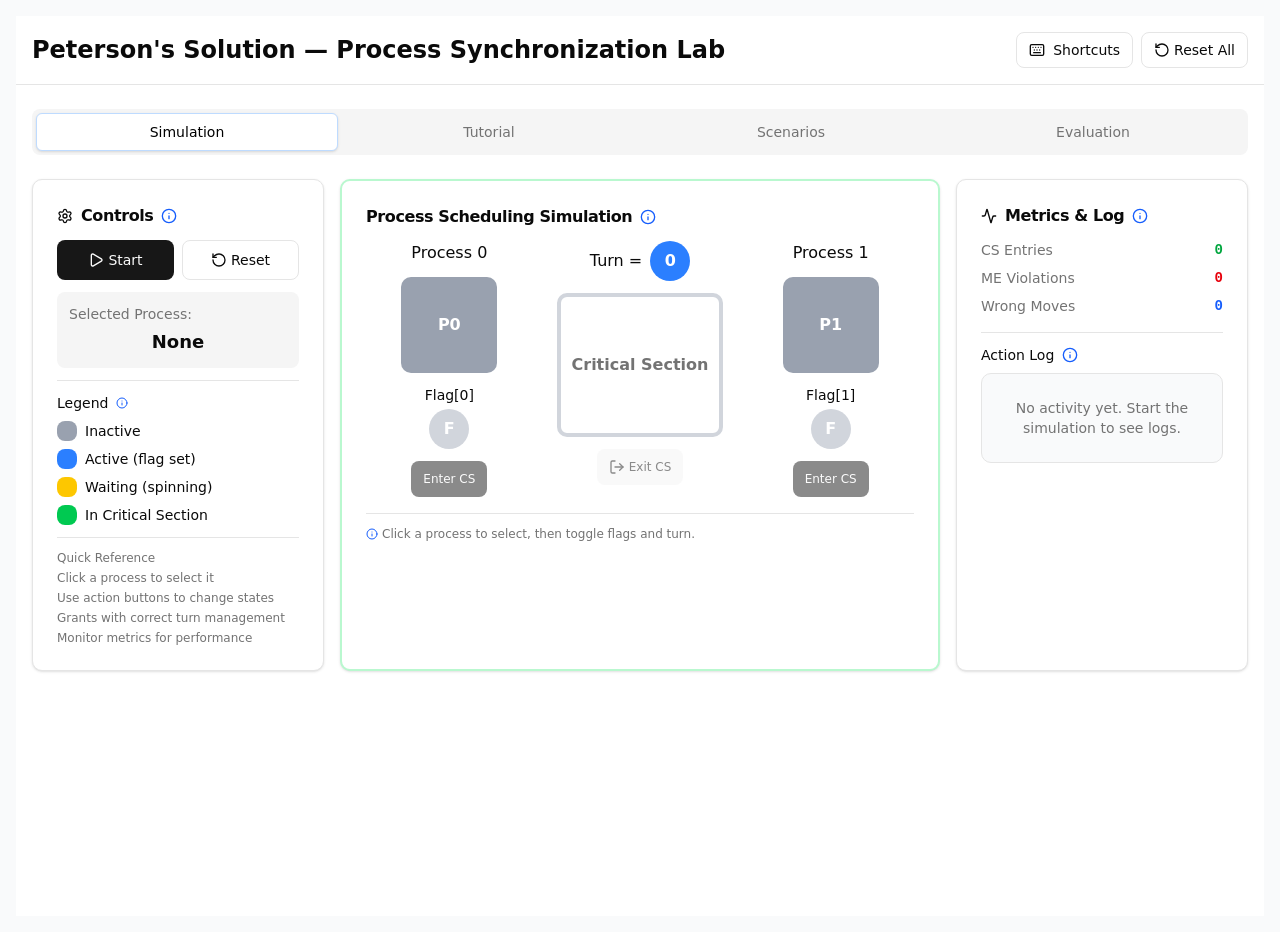
<file: simulation/index.html>
<!doctype html>
<html lang="en">
  <head>
    <meta charset="utf-8" />
    <meta name="viewport" content="width=device-width" />
    <link rel="icon" type="image/svg+xml" href="/favicon.svg" />
    <meta name="generator" content="Astro v6.4.4" />
    <title>Astro + TailwindCSS</title>
    <link rel="stylesheet" href="./astro/globals.C4Wz1V7Q.css" />
  </head>
  <body>
    <div class="min-h-screen p-4 bg-gray-50">
      <style>
        astro-island,
        astro-slot,
        astro-static-slot {
          display: contents;
        }
      </style>
      <script>
        (() => {
          var e = async (t) => {
            await (
              await t()
            )();
          };
          (self.Astro || (self.Astro = {})).load = e;
          window.dispatchEvent(new Event("astro:load"));
        })();
      </script>
      <script>
        (() => {
          var g = Object.defineProperty;
          var w = (c, s, d) =>
            s in c
              ? g(c, s, {
                  enumerable: !0,
                  configurable: !0,
                  writable: !0,
                  value: d,
                })
              : (c[s] = d);
          var l = (c, s, d) => w(c, typeof s != "symbol" ? s + "" : s, d);
          var E = new Set(["__proto__", "constructor", "prototype"]);
          {
            let c = {
                0: (t) => y(t),
                1: (t) => d(t),
                2: (t) => new RegExp(t),
                3: (t) => new Date(t),
                4: (t) => new Map(d(t)),
                5: (t) => new Set(d(t)),
                6: (t) => BigInt(t),
                7: (t) => new URL(t),
                8: (t) => new Uint8Array(t),
                9: (t) => new Uint16Array(t),
                10: (t) => new Uint32Array(t),
                11: (t) => Number.POSITIVE_INFINITY * t,
              },
              s = (t) => {
                let [p, e] = t;
                return p in c ? c[p](e) : void 0;
              },
              d = (t) => t.map(s),
              y = (t) =>
                typeof t != "object" || t === null
                  ? t
                  : Object.fromEntries(
                      Object.entries(t).map(([p, e]) => [p, s(e)]),
                    );
            class f extends HTMLElement {
              constructor() {
                super(...arguments);
                l(this, "Component");
                l(this, "hydrator");
                l(this, "hydrate", async () => {
                  var b;
                  if (!this.hydrator || !this.isConnected) return;
                  let e =
                    (b = this.parentElement) == null
                      ? void 0
                      : b.closest("astro-island[ssr]");
                  if (e) {
                    e.addEventListener("astro:hydrate", this.hydrate, {
                      once: !0,
                    });
                    return;
                  }
                  let n = this.querySelectorAll("astro-slot"),
                    r = {},
                    i = this.querySelectorAll("template[data-astro-template]");
                  for (let o of i) {
                    let a = o.closest(this.tagName);
                    a != null &&
                      a.isSameNode(this) &&
                      ((r[o.getAttribute("data-astro-template") || "default"] =
                        o.innerHTML),
                      o.remove());
                  }
                  for (let o of n) {
                    let a = o.closest(this.tagName);
                    a != null &&
                      a.isSameNode(this) &&
                      (r[o.getAttribute("name") || "default"] = o.innerHTML);
                  }
                  let u;
                  try {
                    u = this.hasAttribute("props")
                      ? y(JSON.parse(this.getAttribute("props")))
                      : {};
                  } catch (o) {
                    let a = this.getAttribute("component-url") || "<unknown>",
                      v = this.getAttribute("component-export");
                    throw (
                      v && (a += ` (export ${v})`),
                      console.error(
                        `[hydrate] Error parsing props for component ${a}`,
                        this.getAttribute("props"),
                        o,
                      ),
                      o
                    );
                  }
                  let h;
                  (await this.hydrator(this)(this.Component, u, r, {
                    client: this.getAttribute("client"),
                  }),
                    this.removeAttribute("ssr"),
                    this.dispatchEvent(new CustomEvent("astro:hydrate")));
                });
                l(this, "unmount", () => {
                  this.isConnected ||
                    this.dispatchEvent(new CustomEvent("astro:unmount"));
                });
              }
              disconnectedCallback() {
                (document.removeEventListener("astro:after-swap", this.unmount),
                  document.addEventListener("astro:after-swap", this.unmount, {
                    once: !0,
                  }));
              }
              connectedCallback() {
                if (
                  !this.hasAttribute("await-children") ||
                  document.readyState === "interactive" ||
                  document.readyState === "complete"
                )
                  this.childrenConnectedCallback();
                else {
                  let e = () => {
                      (document.removeEventListener("DOMContentLoaded", e),
                        n.disconnect(),
                        this.childrenConnectedCallback());
                    },
                    n = new MutationObserver(() => {
                      var r;
                      ((r = this.lastChild) == null ? void 0 : r.nodeType) ===
                        Node.COMMENT_NODE &&
                        this.lastChild.nodeValue === "astro:end" &&
                        (this.lastChild.remove(), e());
                    });
                  (n.observe(this, { childList: !0 }),
                    document.addEventListener("DOMContentLoaded", e));
                }
              }
              async childrenConnectedCallback() {
                let e = this.getAttribute("before-hydration-url");
                (e && (await import(e)), this.start());
              }
              getRetryImportUrl(e) {
                let n = new URL(e, document.baseURI),
                  r = `astro-retry=${Date.now()}`,
                  i = n.hash.replace(/^#/, "");
                return ((n.hash = i ? `${i}&${r}` : r), n.toString());
              }
              async importWithRetry(e) {
                try {
                  return await import(e);
                } catch (n) {
                  return (
                    await new Promise((r) => setTimeout(r, 1e3)),
                    import(this.getRetryImportUrl(e))
                  );
                }
              }
              handleHydrationError(e) {
                let n = this.getAttribute("component-url"),
                  r = new CustomEvent("astro:hydration-error", {
                    cancelable: !0,
                    bubbles: !0,
                    composed: !0,
                    detail: { error: e, componentUrl: n },
                  });
                this.dispatchEvent(r) &&
                  console.error(`[astro-island] Error hydrating ${n}`, e);
              }
              async start() {
                let e = JSON.parse(this.getAttribute("opts")),
                  n = this.getAttribute("client");
                if (Astro[n] === void 0) {
                  window.addEventListener(`astro:${n}`, () => this.start(), {
                    once: !0,
                  });
                  return;
                }
                try {
                  await Astro[n](
                    async () => {
                      let r = this.getAttribute("renderer-url");
                      try {
                        let [i, { default: u }] = await Promise.all([
                            this.importWithRetry(
                              this.getAttribute("component-url"),
                            ),
                            r
                              ? this.importWithRetry(r)
                              : Promise.resolve({ default: () => () => {} }),
                          ]),
                          h =
                            this.getAttribute("component-export") || "default";
                        if (h.includes(".")) {
                          this.Component = i;
                          for (let m of h.split(".")) {
                            if (
                              E.has(m) ||
                              !this.Component ||
                              (typeof this.Component != "object" &&
                                typeof this.Component != "function") ||
                              !Object.hasOwn(this.Component, m)
                            )
                              throw new Error(
                                `Invalid component export path: ${h}`,
                              );
                            this.Component = this.Component[m];
                          }
                        } else {
                          if (E.has(h))
                            throw new Error(
                              `Invalid component export path: ${h}`,
                            );
                          this.Component = i[h];
                        }
                        return ((this.hydrator = u), this.hydrate);
                      } catch (i) {
                        return (this.handleHydrationError(i), () => {});
                      }
                    },
                    e,
                    this,
                  );
                } catch (r) {
                  this.handleHydrationError(r);
                }
              }
              attributeChangedCallback() {
                this.hydrate();
              }
            }
            (l(f, "observedAttributes", ["props"]),
              customElements.get("astro-island") ||
                customElements.define("astro-island", f));
          }
        })();
      </script>
      <astro-island
        uid="rcC6t"
        prefix="r1"
        component-url="./astro/page.CAURunOW.js"
        component-export="default"
        renderer-url="./astro/client.CcyhPFam.js"
        props="{}"
        ssr
        client="load"
        opts='{"name":"OSVirtualLab","value":true}'
        await-children
        ><div class="min-h-screen bg-background">
          <header class="border-b border-border bg-card">
            <div class="container mx-auto px-2 sm:px-4 py-3 sm:py-4">
              <div class="flex items-center justify-between gap-2">
                <h1
                  class="text-lg sm:text-xl md:text-2xl font-bold text-foreground"
                >
                  Peterson&#x27;s Solution — Process Synchronization Lab
                </h1>
                <div class="flex items-center gap-2">
                  <button
                    class="justify-center whitespace-nowrap font-medium ring-offset-background transition-colors focus-visible:outline-none focus-visible:ring-2 focus-visible:ring-ring focus-visible:ring-offset-2 disabled:pointer-events-none disabled:opacity-50 [&amp;_svg]:pointer-events-none [&amp;_svg]:size-4 [&amp;_svg]:shrink-0 border border-input bg-background hover:bg-accent hover:text-accent-foreground h-9 rounded-md px-3 flex items-center gap-2 text-xs sm:text-sm"
                    aria-label="Keyboard shortcuts"
                    type="button"
                    aria-haspopup="dialog"
                    aria-expanded="false"
                    aria-controls="radix-_r1R_p_"
                    data-state="closed"
                  >
                    <svg
                      xmlns="http://www.w3.org/2000/svg"
                      width="24"
                      height="24"
                      viewBox="0 0 24 24"
                      fill="none"
                      stroke="currentColor"
                      stroke-width="2"
                      stroke-linecap="round"
                      stroke-linejoin="round"
                      class="lucide lucide-keyboard h-3 w-3 sm:h-4 sm:w-4"
                      aria-hidden="true"
                    >
                      <path d="M10 8h.01"></path>
                      <path d="M12 12h.01"></path>
                      <path d="M14 8h.01"></path>
                      <path d="M16 12h.01"></path>
                      <path d="M18 8h.01"></path>
                      <path d="M6 8h.01"></path>
                      <path d="M7 16h10"></path>
                      <path d="M8 12h.01"></path>
                      <rect
                        width="20"
                        height="16"
                        x="2"
                        y="4"
                        rx="2"
                      ></rect></svg
                    ><span class="hidden sm:inline">Shortcuts</span></button
                  ><button
                    class="inline-flex items-center justify-center whitespace-nowrap font-medium ring-offset-background transition-colors focus-visible:outline-none focus-visible:ring-2 focus-visible:ring-ring focus-visible:ring-offset-2 disabled:pointer-events-none disabled:opacity-50 [&amp;_svg]:pointer-events-none [&amp;_svg]:size-4 [&amp;_svg]:shrink-0 border border-input bg-background hover:bg-accent hover:text-accent-foreground h-9 rounded-md px-3 text-xs sm:text-sm gap-1"
                    aria-label="Reset all saved data"
                    data-state="closed"
                  >
                    <svg
                      xmlns="http://www.w3.org/2000/svg"
                      width="24"
                      height="24"
                      viewBox="0 0 24 24"
                      fill="none"
                      stroke="currentColor"
                      stroke-width="2"
                      stroke-linecap="round"
                      stroke-linejoin="round"
                      class="lucide lucide-rotate-ccw h-3 w-3 sm:h-4 sm:w-4"
                      aria-hidden="true"
                    >
                      <path
                        d="M3 12a9 9 0 1 0 9-9 9.75 9.75 0 0 0-6.74 2.74L3 8"
                      ></path>
                      <path d="M3 3v5h5"></path></svg
                    ><span class="hidden sm:inline">Reset All</span>
                  </button>
                </div>
              </div>
            </div>
          </header>
          <main class="container mx-auto px-2 sm:px-4 py-4 sm:py-6 max-w-7xl">
            <div dir="ltr" data-orientation="horizontal" class="w-full">
              <div
                role="tablist"
                aria-orientation="horizontal"
                class="items-center justify-center rounded-md bg-muted p-1 text-muted-foreground grid w-full grid-cols-4 mb-4 sm:mb-6 h-auto"
                tabindex="-1"
                data-orientation="horizontal"
                style="outline: none"
              >
                <button
                  type="button"
                  role="tab"
                  aria-selected="true"
                  aria-controls="radix-_r1R_2_-content-simulation"
                  data-state="closed"
                  id="radix-_r1R_2_-trigger-simulation"
                  class="inline-flex items-center justify-center whitespace-nowrap rounded-sm font-medium ring-offset-background focus-visible:outline-none focus-visible:ring-2 focus-visible:ring-ring focus-visible:ring-offset-2 disabled:pointer-events-none disabled:opacity-50 data-[state=active]:bg-background data-[state=active]:text-foreground data-[state=active]:shadow-sm text-xs sm:text-sm px-1 sm:px-3 py-2 transition-colors bg-white text-black border border-blue-200 shadow-sm"
                  tabindex="-1"
                  data-orientation="horizontal"
                  data-radix-collection-item=""
                >
                  <span class="hidden sm:inline">Simulation</span
                  ><span class="sm:hidden">Sim</span></button
                ><button
                  type="button"
                  role="tab"
                  aria-selected="false"
                  aria-controls="radix-_r1R_2_-content-manual"
                  data-state="closed"
                  id="radix-_r1R_2_-trigger-manual"
                  class="inline-flex items-center justify-center whitespace-nowrap rounded-sm font-medium ring-offset-background focus-visible:outline-none focus-visible:ring-2 focus-visible:ring-ring focus-visible:ring-offset-2 disabled:pointer-events-none disabled:opacity-50 data-[state=active]:bg-background data-[state=active]:text-foreground data-[state=active]:shadow-sm text-xs sm:text-sm px-1 sm:px-3 py-2 break-words transition-colors hover:bg-gray-50"
                  tabindex="-1"
                  data-orientation="horizontal"
                  data-radix-collection-item=""
                >
                  <span class="hidden sm:inline">Tutorial</span
                  ><span class="sm:hidden">Guide</span></button
                ><button
                  type="button"
                  role="tab"
                  aria-selected="false"
                  aria-controls="radix-_r1R_2_-content-guided-scenarios"
                  data-state="closed"
                  id="radix-_r1R_2_-trigger-guided-scenarios"
                  class="inline-flex items-center justify-center whitespace-nowrap rounded-sm font-medium ring-offset-background focus-visible:outline-none focus-visible:ring-2 focus-visible:ring-ring focus-visible:ring-offset-2 disabled:pointer-events-none disabled:opacity-50 data-[state=active]:bg-background data-[state=active]:text-foreground data-[state=active]:shadow-sm text-xs sm:text-sm px-1 sm:px-3 py-2 break-words transition-colors hover:bg-gray-50"
                  tabindex="-1"
                  data-orientation="horizontal"
                  data-radix-collection-item=""
                >
                  <span class="hidden sm:inline">Scenarios</span
                  ><span class="sm:hidden">Guided</span></button
                ><button
                  type="button"
                  role="tab"
                  aria-selected="false"
                  aria-controls="radix-_r1R_2_-content-evaluation"
                  data-state="closed"
                  id="radix-_r1R_2_-trigger-evaluation"
                  class="inline-flex items-center justify-center whitespace-nowrap rounded-sm font-medium ring-offset-background focus-visible:outline-none focus-visible:ring-2 focus-visible:ring-ring focus-visible:ring-offset-2 disabled:pointer-events-none disabled:opacity-50 data-[state=active]:bg-background data-[state=active]:text-foreground data-[state=active]:shadow-sm text-xs sm:text-sm px-1 sm:px-3 py-2 break-words transition-colors hover:bg-gray-50"
                  tabindex="-1"
                  data-orientation="horizontal"
                  data-radix-collection-item=""
                >
                  <span class="hidden sm:inline">Evaluation</span
                  ><span class="sm:hidden">Eval</span>
                </button>
              </div>
              <div
                data-state="active"
                data-orientation="horizontal"
                role="tabpanel"
                aria-labelledby="radix-_r1R_2_-trigger-simulation"
                id="radix-_r1R_2_-content-simulation"
                tabindex="0"
                class="ring-offset-background focus-visible:outline-none focus-visible:ring-ring focus-visible:ring-offset-2 mt-0 outline-none focus-visible:ring-0"
                style="animation-duration: 0s"
              >
                <div class="">
                  <div class="grid grid-cols-1 lg:grid-cols-4 gap-4">
                    <div
                      class="rounded-lg border bg-card text-card-foreground shadow-sm lg:col-span-1 order-1"
                    >
                      <div class="flex flex-col space-y-1.5 p-6 pb-3">
                        <div
                          class="font-semibold tracking-tight flex items-center gap-2 text-sm sm:text-base"
                        >
                          <svg
                            xmlns="http://www.w3.org/2000/svg"
                            width="24"
                            height="24"
                            viewBox="0 0 24 24"
                            fill="none"
                            stroke="currentColor"
                            stroke-width="2"
                            stroke-linecap="round"
                            stroke-linejoin="round"
                            class="lucide lucide-settings h-4 w-4 flex-shrink-0"
                            aria-hidden="true"
                          >
                            <path
                              d="M9.671 4.136a2.34 2.34 0 0 1 4.659 0 2.34 2.34 0 0 0 3.319 1.915 2.34 2.34 0 0 1 2.33 4.033 2.34 2.34 0 0 0 0 3.831 2.34 2.34 0 0 1-2.33 4.033 2.34 2.34 0 0 0-3.319 1.915 2.34 2.34 0 0 1-4.659 0 2.34 2.34 0 0 0-3.32-1.915 2.34 2.34 0 0 1-2.33-4.033 2.34 2.34 0 0 0 0-3.831A2.34 2.34 0 0 1 6.35 6.051a2.34 2.34 0 0 0 3.319-1.915"
                            ></path>
                            <circle cx="12" cy="12" r="3"></circle></svg
                          ><span>Controls</span
                          ><svg
                            xmlns="http://www.w3.org/2000/svg"
                            width="24"
                            height="24"
                            viewBox="0 0 24 24"
                            fill="none"
                            stroke="currentColor"
                            stroke-width="2"
                            stroke-linecap="round"
                            stroke-linejoin="round"
                            class="lucide lucide-info h-3 w-3 sm:h-4 sm:w-4 text-blue-600 cursor-help flex-shrink-0"
                            data-state="closed"
                          >
                            <circle cx="12" cy="12" r="10"></circle>
                            <path d="M12 16v-4"></path>
                            <path d="M12 8h.01"></path>
                          </svg>
                        </div>
                      </div>
                      <div class="p-6 pt-0 space-y-3">
                        <div class="grid grid-cols-2 gap-2">
                          <button
                            class="whitespace-nowrap rounded-md font-medium ring-offset-background transition-colors focus-visible:outline-none focus-visible:ring-2 focus-visible:ring-ring focus-visible:ring-offset-2 disabled:pointer-events-none disabled:opacity-50 [&amp;_svg]:pointer-events-none [&amp;_svg]:size-4 [&amp;_svg]:shrink-0 bg-primary text-primary-foreground hover:bg-primary/90 h-10 px-4 py-2 flex items-center justify-center gap-1 text-xs sm:text-sm"
                          >
                            <svg
                              xmlns="http://www.w3.org/2000/svg"
                              width="24"
                              height="24"
                              viewBox="0 0 24 24"
                              fill="none"
                              stroke="currentColor"
                              stroke-width="2"
                              stroke-linecap="round"
                              stroke-linejoin="round"
                              class="lucide lucide-play h-3 w-3 sm:h-4 sm:w-4"
                              aria-hidden="true"
                            >
                              <path
                                d="M5 5a2 2 0 0 1 3.008-1.728l11.997 6.998a2 2 0 0 1 .003 3.458l-12 7A2 2 0 0 1 5 19z"
                              ></path></svg
                            >Start</button
                          ><button
                            class="whitespace-nowrap rounded-md font-medium ring-offset-background transition-colors focus-visible:outline-none focus-visible:ring-2 focus-visible:ring-ring focus-visible:ring-offset-2 disabled:pointer-events-none disabled:opacity-50 [&amp;_svg]:pointer-events-none [&amp;_svg]:size-4 [&amp;_svg]:shrink-0 border border-input bg-background hover:bg-accent hover:text-accent-foreground h-10 px-4 py-2 flex items-center justify-center gap-1 text-xs sm:text-sm"
                          >
                            <svg
                              xmlns="http://www.w3.org/2000/svg"
                              width="24"
                              height="24"
                              viewBox="0 0 24 24"
                              fill="none"
                              stroke="currentColor"
                              stroke-width="2"
                              stroke-linecap="round"
                              stroke-linejoin="round"
                              class="lucide lucide-rotate-ccw h-3 w-3 sm:h-4 sm:w-4"
                              aria-hidden="true"
                            >
                              <path
                                d="M3 12a9 9 0 1 0 9-9 9.75 9.75 0 0 0-6.74 2.74L3 8"
                              ></path>
                              <path d="M3 3v5h5"></path></svg
                            >Reset
                          </button>
                        </div>
                        <div class="p-3 bg-muted rounded-md">
                          <p
                            class="text-xs sm:text-sm font-medium text-muted-foreground"
                          >
                            Selected Process:
                          </p>
                          <p class="text-lg font-bold text-center mt-1">None</p>
                        </div>
                        <div class="border-t pt-3 mt-2">
                          <div class="flex items-center gap-2 mb-2">
                            <h3 class="text-xs sm:text-sm font-medium">
                              Legend
                            </h3>
                            <svg
                              xmlns="http://www.w3.org/2000/svg"
                              width="24"
                              height="24"
                              viewBox="0 0 24 24"
                              fill="none"
                              stroke="currentColor"
                              stroke-width="2"
                              stroke-linecap="round"
                              stroke-linejoin="round"
                              class="lucide lucide-info h-3 w-3 text-blue-600 cursor-help"
                              data-state="closed"
                            >
                              <circle cx="12" cy="12" r="10"></circle>
                              <path d="M12 16v-4"></path>
                              <path d="M12 8h.01"></path>
                            </svg>
                          </div>
                          <div class="space-y-2">
                            <div class="flex items-center gap-2 legend-item">
                              <div
                                class="w-4 h-4 sm:w-5 sm:h-5 rounded-md bg-gray-400 flex-shrink-0"
                              ></div>
                              <span class="text-xs sm:text-sm">Inactive</span>
                            </div>
                            <div class="flex items-center gap-2 legend-item">
                              <div
                                class="w-4 h-4 sm:w-5 sm:h-5 rounded-md bg-blue-500 flex-shrink-0"
                              ></div>
                              <span class="text-xs sm:text-sm"
                                >Active (flag set)</span
                              >
                            </div>
                            <div class="flex items-center gap-2 legend-item">
                              <div
                                class="w-4 h-4 sm:w-5 sm:h-5 rounded-md bg-yellow-400 flex-shrink-0"
                              ></div>
                              <span class="text-xs sm:text-sm"
                                >Waiting (spinning)</span
                              >
                            </div>
                            <div class="flex items-center gap-2 legend-item">
                              <div
                                class="w-4 h-4 sm:w-5 sm:h-5 rounded-md bg-green-500 flex-shrink-0"
                              ></div>
                              <span class="text-xs sm:text-sm"
                                >In Critical Section</span
                              >
                            </div>
                          </div>
                        </div>
                        <div class="border-t pt-3">
                          <p
                            class="text-xs text-muted-foreground font-medium mb-1"
                          >
                            Quick Reference
                          </p>
                          <ul class="text-xs text-muted-foreground space-y-1">
                            <li>Click a process to select it</li>
                            <li>Use action buttons to change states</li>
                            <li>Grants with correct turn management</li>
                            <li>Monitor metrics for performance</li>
                          </ul>
                        </div>
                      </div>
                    </div>
                    <div
                      class="rounded-lg bg-card text-card-foreground shadow-sm lg:col-span-2 border-2 border-green-200 relative overflow-hidden order-2"
                    >
                      <div class="flex flex-col space-y-1.5 p-6 pb-3">
                        <div
                          class="font-semibold tracking-tight flex items-center gap-2 text-sm sm:text-base"
                        >
                          <span class="break-words min-w-0"
                            >Process Scheduling Simulation</span
                          ><svg
                            xmlns="http://www.w3.org/2000/svg"
                            width="24"
                            height="24"
                            viewBox="0 0 24 24"
                            fill="none"
                            stroke="currentColor"
                            stroke-width="2"
                            stroke-linecap="round"
                            stroke-linejoin="round"
                            class="lucide lucide-info h-3 w-3 sm:h-4 sm:w-4 text-blue-600 cursor-help flex-shrink-0"
                            data-state="closed"
                          >
                            <circle cx="12" cy="12" r="10"></circle>
                            <path d="M12 16v-4"></path>
                            <path d="M12 8h.01"></path>
                          </svg>
                        </div>
                      </div>
                      <div class="p-6 pt-0 overflow-hidden">
                        <div class="h-full">
                          <div
                            class="hidden sm:grid sm:grid-cols-3 sm:gap-6 items-start"
                          >
                            <div
                              class="flex flex-col items-center justify-center"
                            >
                              <div
                                class="text-center mb-3 font-medium text-sm sm:text-base"
                              >
                                Process 0
                              </div>
                              <div
                                class="w-16 h-16 sm:w-24 sm:h-24 rounded-lg flex items-center justify-center text-white font-bold text-sm sm:text-base cursor-pointer hover:opacity-80 transition-colors duration-200 process-card bg-gray-400"
                                role="button"
                                tabindex="0"
                                aria-label="Process 0 is inactive. Click to select."
                              >
                                P0
                              </div>
                              <div class="mt-3 text-center">
                                <div
                                  class="font-medium mb-1 text-xs sm:text-sm"
                                >
                                  Flag[0]
                                </div>
                                <div
                                  class="w-8 h-8 sm:w-10 sm:h-10 rounded-full mx-auto flex items-center justify-center text-white font-bold transition-colors duration-300 cursor-pointer hover:opacity-80 bg-gray-300"
                                  role="button"
                                  tabindex="0"
                                  aria-label="Flag 0 is false. Click to toggle."
                                  data-state="closed"
                                >
                                  F
                                </div>
                              </div>
                              <div class="mt-3">
                                <button
                                  class="inline-flex items-center justify-center gap-2 whitespace-nowrap font-medium ring-offset-background transition-colors focus-visible:outline-none focus-visible:ring-2 focus-visible:ring-ring focus-visible:ring-offset-2 disabled:pointer-events-none disabled:opacity-50 [&amp;_svg]:pointer-events-none [&amp;_svg]:size-4 [&amp;_svg]:shrink-0 bg-primary text-primary-foreground hover:bg-primary/90 rounded-md text-xs px-2 py-1 h-auto sm:h-9 sm:px-3"
                                  disabled=""
                                >
                                  Enter CS
                                </button>
                              </div>
                            </div>
                            <div
                              class="flex flex-col items-center justify-center"
                            >
                              <div
                                class="text-center mb-3 font-medium text-sm sm:text-base flex items-center gap-2"
                              >
                                <span>Turn =</span
                                ><span
                                  class="inline-flex items-center justify-center w-8 h-8 sm:w-10 sm:h-10 rounded-full text-white font-bold transition-colors duration-300 cursor-pointer hover:opacity-80 bg-blue-500"
                                  role="button"
                                  tabindex="0"
                                  aria-label="Turn is 0. Click to toggle."
                                  data-state="closed"
                                  >0</span
                                >
                              </div>
                              <div
                                class="w-full h-24 sm:h-36 border-4 rounded-lg flex items-center justify-center font-bold text-sm sm:text-base transition-colors duration-300 text-center px-2 border-gray-300 text-muted-foreground"
                              >
                                Critical Section
                              </div>
                              <div class="mt-3">
                                <span tabindex="0" data-state="closed"
                                  ><button
                                    class="justify-center whitespace-nowrap rounded-md font-medium ring-offset-background transition-colors focus-visible:outline-none focus-visible:ring-2 focus-visible:ring-ring focus-visible:ring-offset-2 disabled:pointer-events-none disabled:opacity-50 [&amp;_svg]:pointer-events-none [&amp;_svg]:size-4 [&amp;_svg]:shrink-0 bg-secondary text-secondary-foreground hover:bg-secondary/80 flex items-center gap-1 text-xs px-2 py-1 h-auto sm:h-9 sm:px-3"
                                    disabled=""
                                  >
                                    <svg
                                      xmlns="http://www.w3.org/2000/svg"
                                      width="24"
                                      height="24"
                                      viewBox="0 0 24 24"
                                      fill="none"
                                      stroke="currentColor"
                                      stroke-width="2"
                                      stroke-linecap="round"
                                      stroke-linejoin="round"
                                      class="lucide lucide-log-out h-3 w-3 sm:h-4 sm:w-4"
                                      aria-hidden="true"
                                    >
                                      <path d="m16 17 5-5-5-5"></path>
                                      <path d="M21 12H9"></path>
                                      <path
                                        d="M9 21H5a2 2 0 0 1-2-2V5a2 2 0 0 1 2-2h4"
                                      ></path></svg
                                    >Exit CS
                                  </button></span
                                >
                              </div>
                            </div>
                            <div
                              class="flex flex-col items-center justify-center"
                            >
                              <div
                                class="text-center mb-3 font-medium text-sm sm:text-base"
                              >
                                Process 1
                              </div>
                              <div
                                class="w-16 h-16 sm:w-24 sm:h-24 rounded-lg flex items-center justify-center text-white font-bold text-sm sm:text-base cursor-pointer hover:opacity-80 transition-colors duration-200 process-card bg-gray-400"
                                role="button"
                                tabindex="0"
                                aria-label="Process 1 is inactive. Click to select."
                              >
                                P1
                              </div>
                              <div class="mt-3 text-center">
                                <div
                                  class="font-medium mb-1 text-xs sm:text-sm"
                                >
                                  Flag[1]
                                </div>
                                <div
                                  class="w-8 h-8 sm:w-10 sm:h-10 rounded-full mx-auto flex items-center justify-center text-white font-bold transition-colors duration-300 cursor-pointer hover:opacity-80 bg-gray-300"
                                  role="button"
                                  tabindex="0"
                                  aria-label="Flag 1 is false. Click to toggle."
                                  data-state="closed"
                                >
                                  F
                                </div>
                              </div>
                              <div class="mt-3">
                                <button
                                  class="inline-flex items-center justify-center gap-2 whitespace-nowrap font-medium ring-offset-background transition-colors focus-visible:outline-none focus-visible:ring-2 focus-visible:ring-ring focus-visible:ring-offset-2 disabled:pointer-events-none disabled:opacity-50 [&amp;_svg]:pointer-events-none [&amp;_svg]:size-4 [&amp;_svg]:shrink-0 bg-primary text-primary-foreground hover:bg-primary/90 rounded-md text-xs px-2 py-1 h-auto sm:h-9 sm:px-3"
                                  disabled=""
                                >
                                  Enter CS
                                </button>
                              </div>
                            </div>
                          </div>
                          <div class="sm:hidden space-y-6">
                            <div
                              class="flex flex-col items-center justify-center"
                            >
                              <div
                                class="text-center mb-3 font-medium text-sm sm:text-base"
                              >
                                Process 0
                              </div>
                              <div
                                class="w-16 h-16 sm:w-24 sm:h-24 rounded-lg flex items-center justify-center text-white font-bold text-sm sm:text-base cursor-pointer hover:opacity-80 transition-colors duration-200 process-card bg-gray-400"
                                role="button"
                                tabindex="0"
                                aria-label="Process 0 is inactive. Click to select."
                              >
                                P0
                              </div>
                              <div class="mt-3 text-center">
                                <div
                                  class="font-medium mb-1 text-xs sm:text-sm"
                                >
                                  Flag[0]
                                </div>
                                <div
                                  class="w-8 h-8 sm:w-10 sm:h-10 rounded-full mx-auto flex items-center justify-center text-white font-bold transition-colors duration-300 cursor-pointer hover:opacity-80 bg-gray-300"
                                  role="button"
                                  tabindex="0"
                                  aria-label="Flag 0 is false. Click to toggle."
                                  data-state="closed"
                                >
                                  F
                                </div>
                              </div>
                              <div class="mt-3">
                                <button
                                  class="inline-flex items-center justify-center gap-2 whitespace-nowrap font-medium ring-offset-background transition-colors focus-visible:outline-none focus-visible:ring-2 focus-visible:ring-ring focus-visible:ring-offset-2 disabled:pointer-events-none disabled:opacity-50 [&amp;_svg]:pointer-events-none [&amp;_svg]:size-4 [&amp;_svg]:shrink-0 bg-primary text-primary-foreground hover:bg-primary/90 rounded-md text-xs px-2 py-1 h-auto sm:h-9 sm:px-3"
                                  disabled=""
                                >
                                  Enter CS
                                </button>
                              </div>
                            </div>
                            <div
                              class="flex flex-col items-center justify-center"
                            >
                              <div
                                class="text-center mb-3 font-medium text-sm sm:text-base flex items-center gap-2"
                              >
                                <span>Turn =</span
                                ><span
                                  class="inline-flex items-center justify-center w-8 h-8 sm:w-10 sm:h-10 rounded-full text-white font-bold transition-colors duration-300 cursor-pointer hover:opacity-80 bg-blue-500"
                                  role="button"
                                  tabindex="0"
                                  aria-label="Turn is 0. Click to toggle."
                                  data-state="closed"
                                  >0</span
                                >
                              </div>
                              <div
                                class="w-full h-24 sm:h-36 border-4 rounded-lg flex items-center justify-center font-bold text-sm sm:text-base transition-colors duration-300 text-center px-2 border-gray-300 text-muted-foreground"
                              >
                                Critical Section
                              </div>
                              <div class="mt-3">
                                <span tabindex="0" data-state="closed"
                                  ><button
                                    class="justify-center whitespace-nowrap rounded-md font-medium ring-offset-background transition-colors focus-visible:outline-none focus-visible:ring-2 focus-visible:ring-ring focus-visible:ring-offset-2 disabled:pointer-events-none disabled:opacity-50 [&amp;_svg]:pointer-events-none [&amp;_svg]:size-4 [&amp;_svg]:shrink-0 bg-secondary text-secondary-foreground hover:bg-secondary/80 flex items-center gap-1 text-xs px-2 py-1 h-auto sm:h-9 sm:px-3"
                                    disabled=""
                                  >
                                    <svg
                                      xmlns="http://www.w3.org/2000/svg"
                                      width="24"
                                      height="24"
                                      viewBox="0 0 24 24"
                                      fill="none"
                                      stroke="currentColor"
                                      stroke-width="2"
                                      stroke-linecap="round"
                                      stroke-linejoin="round"
                                      class="lucide lucide-log-out h-3 w-3 sm:h-4 sm:w-4"
                                      aria-hidden="true"
                                    >
                                      <path d="m16 17 5-5-5-5"></path>
                                      <path d="M21 12H9"></path>
                                      <path
                                        d="M9 21H5a2 2 0 0 1-2-2V5a2 2 0 0 1 2-2h4"
                                      ></path></svg
                                    >Exit CS
                                  </button></span
                                >
                              </div>
                            </div>
                            <div
                              class="flex flex-col items-center justify-center"
                            >
                              <div
                                class="text-center mb-3 font-medium text-sm sm:text-base"
                              >
                                Process 1
                              </div>
                              <div
                                class="w-16 h-16 sm:w-24 sm:h-24 rounded-lg flex items-center justify-center text-white font-bold text-sm sm:text-base cursor-pointer hover:opacity-80 transition-colors duration-200 process-card bg-gray-400"
                                role="button"
                                tabindex="0"
                                aria-label="Process 1 is inactive. Click to select."
                              >
                                P1
                              </div>
                              <div class="mt-3 text-center">
                                <div
                                  class="font-medium mb-1 text-xs sm:text-sm"
                                >
                                  Flag[1]
                                </div>
                                <div
                                  class="w-8 h-8 sm:w-10 sm:h-10 rounded-full mx-auto flex items-center justify-center text-white font-bold transition-colors duration-300 cursor-pointer hover:opacity-80 bg-gray-300"
                                  role="button"
                                  tabindex="0"
                                  aria-label="Flag 1 is false. Click to toggle."
                                  data-state="closed"
                                >
                                  F
                                </div>
                              </div>
                              <div class="mt-3">
                                <button
                                  class="inline-flex items-center justify-center gap-2 whitespace-nowrap font-medium ring-offset-background transition-colors focus-visible:outline-none focus-visible:ring-2 focus-visible:ring-ring focus-visible:ring-offset-2 disabled:pointer-events-none disabled:opacity-50 [&amp;_svg]:pointer-events-none [&amp;_svg]:size-4 [&amp;_svg]:shrink-0 bg-primary text-primary-foreground hover:bg-primary/90 rounded-md text-xs px-2 py-1 h-auto sm:h-9 sm:px-3"
                                  disabled=""
                                >
                                  Enter CS
                                </button>
                              </div>
                            </div>
                          </div>
                          <div class="mt-4 pt-3 border-t">
                            <div
                              class="flex flex-wrap gap-3 text-xs text-muted-foreground"
                            >
                              <div class="flex items-center gap-1">
                                <svg
                                  xmlns="http://www.w3.org/2000/svg"
                                  width="24"
                                  height="24"
                                  viewBox="0 0 24 24"
                                  fill="none"
                                  stroke="currentColor"
                                  stroke-width="2"
                                  stroke-linecap="round"
                                  stroke-linejoin="round"
                                  class="lucide lucide-info h-3 w-3 text-blue-600"
                                  aria-hidden="true"
                                >
                                  <circle cx="12" cy="12" r="10"></circle>
                                  <path d="M12 16v-4"></path>
                                  <path d="M12 8h.01"></path></svg
                                ><span
                                  >Click a process to select, then toggle flags
                                  and turn.</span
                                >
                              </div>
                            </div>
                          </div>
                        </div>
                      </div>
                    </div>
                    <div
                      class="rounded-lg border bg-card text-card-foreground shadow-sm lg:col-span-1 order-3"
                    >
                      <div class="flex flex-col space-y-1.5 p-6 pb-3">
                        <div
                          class="font-semibold tracking-tight flex items-center gap-2 text-sm sm:text-base"
                        >
                          <svg
                            xmlns="http://www.w3.org/2000/svg"
                            width="24"
                            height="24"
                            viewBox="0 0 24 24"
                            fill="none"
                            stroke="currentColor"
                            stroke-width="2"
                            stroke-linecap="round"
                            stroke-linejoin="round"
                            class="lucide lucide-activity h-4 w-4 flex-shrink-0"
                            aria-hidden="true"
                          >
                            <path
                              d="M22 12h-2.48a2 2 0 0 0-1.93 1.46l-2.35 8.36a.25.25 0 0 1-.48 0L9.24 2.18a.25.25 0 0 0-.48 0l-2.35 8.36A2 2 0 0 1 4.49 12H2"
                            ></path></svg
                          ><span class="break-words min-w-0"
                            >Metrics &amp; Log</span
                          ><svg
                            xmlns="http://www.w3.org/2000/svg"
                            width="24"
                            height="24"
                            viewBox="0 0 24 24"
                            fill="none"
                            stroke="currentColor"
                            stroke-width="2"
                            stroke-linecap="round"
                            stroke-linejoin="round"
                            class="lucide lucide-info h-3 w-3 sm:h-4 sm:w-4 text-blue-600 cursor-help flex-shrink-0"
                            data-state="closed"
                          >
                            <circle cx="12" cy="12" r="10"></circle>
                            <path d="M12 16v-4"></path>
                            <path d="M12 8h.01"></path>
                          </svg>
                        </div>
                      </div>
                      <div class="p-6 pt-0 space-y-4">
                        <div class="space-y-2 text-xs sm:text-sm">
                          <div class="flex justify-between items-center">
                            <span class="text-muted-foreground">CS Entries</span
                            ><span
                              class="font-mono font-semibold text-green-600"
                              >0</span
                            >
                          </div>
                          <div class="flex justify-between items-center">
                            <span class="text-muted-foreground"
                              >ME Violations</span
                            ><span class="font-mono font-semibold text-red-600"
                              >0</span
                            >
                          </div>
                          <div class="flex justify-between items-center">
                            <span class="text-muted-foreground"
                              >Wrong Moves</span
                            ><span class="font-mono font-semibold text-blue-600"
                              >0</span
                            >
                          </div>
                        </div>
                        <div class="space-y-2 border-t pt-3">
                          <div
                            class="text-xs sm:text-sm font-medium flex items-center gap-2"
                          >
                            Action Log<svg
                              xmlns="http://www.w3.org/2000/svg"
                              width="24"
                              height="24"
                              viewBox="0 0 24 24"
                              fill="none"
                              stroke="currentColor"
                              stroke-width="2"
                              stroke-linecap="round"
                              stroke-linejoin="round"
                              class="lucide lucide-info h-3 w-3 sm:h-4 sm:w-4 text-blue-600 cursor-help flex-shrink-0"
                              data-state="closed"
                            >
                              <circle cx="12" cy="12" r="10"></circle>
                              <path d="M12 16v-4"></path>
                              <path d="M12 8h.01"></path>
                            </svg>
                          </div>
                          <div
                            class="max-h-32 sm:max-h-64 overflow-y-auto space-y-1 border rounded-lg p-2 bg-gray-50"
                          >
                            <div
                              class="text-center text-muted-foreground py-4 text-xs sm:text-sm"
                            >
                              No activity yet. Start the simulation to see logs.
                            </div>
                          </div>
                        </div>
                      </div>
                    </div>
                  </div>
                </div>
              </div>
              <div
                data-state="inactive"
                data-orientation="horizontal"
                role="tabpanel"
                aria-labelledby="radix-_r1R_2_-trigger-manual"
                id="radix-_r1R_2_-content-manual"
                tabindex="0"
                class="ring-offset-background focus-visible:outline-none focus-visible:ring-ring focus-visible:ring-offset-2 mt-0 outline-none focus-visible:ring-0"
              >
                <div class="hidden">
                  <div class="space-y-6">
                    <div
                      class="rounded-lg border bg-card text-card-foreground shadow-sm"
                    >
                      <div class="flex flex-col space-y-1.5 p-6">
                        <div
                          class="text-2xl font-semibold leading-none tracking-tight flex items-center justify-between"
                        >
                          <span
                            >Guided Tutorial - Peterson&#x27;s Solution</span
                          >
                          <div class="flex items-center gap-2">
                            <span
                              class="text-sm font-medium text-muted-foreground"
                              >0<!-- -->/<!-- -->9<!-- -->
                              Complete</span
                            ><button
                              class="inline-flex items-center justify-center gap-2 whitespace-nowrap text-sm font-medium ring-offset-background transition-colors focus-visible:outline-none focus-visible:ring-2 focus-visible:ring-ring focus-visible:ring-offset-2 disabled:pointer-events-none disabled:opacity-50 [&amp;_svg]:pointer-events-none [&amp;_svg]:size-4 [&amp;_svg]:shrink-0 border border-input bg-background hover:bg-accent hover:text-accent-foreground h-9 rounded-md px-3"
                            >
                              Reset Tutorial
                            </button>
                          </div>
                        </div>
                      </div>
                      <div class="p-6 pt-0">
                        <div class="space-y-4">
                          <div
                            aria-valuemax="100"
                            aria-valuemin="0"
                            role="progressbar"
                            data-state="indeterminate"
                            data-max="100"
                            class="relative h-4 overflow-hidden rounded-full bg-secondary w-full"
                          >
                            <div
                              data-state="indeterminate"
                              data-max="100"
                              class="h-full w-full flex-1 bg-primary transition-all"
                              style="transform: translateX(-100%)"
                            ></div>
                          </div>
                          <div class="flex flex-wrap gap-2">
                            <button
                              class="w-8 h-8 rounded-full text-xs font-bold transition-all flex items-center justify-center bg-blue-500 text-white"
                              data-state="closed"
                            >
                              1</button
                            ><button
                              disabled=""
                              class="w-8 h-8 rounded-full text-xs font-bold transition-all flex items-center justify-center bg-gray-100 text-gray-400 cursor-not-allowed opacity-50"
                              data-state="closed"
                            >
                              2</button
                            ><button
                              disabled=""
                              class="w-8 h-8 rounded-full text-xs font-bold transition-all flex items-center justify-center bg-gray-100 text-gray-400 cursor-not-allowed opacity-50"
                              data-state="closed"
                            >
                              3</button
                            ><button
                              disabled=""
                              class="w-8 h-8 rounded-full text-xs font-bold transition-all flex items-center justify-center bg-gray-100 text-gray-400 cursor-not-allowed opacity-50"
                              data-state="closed"
                            >
                              4</button
                            ><button
                              disabled=""
                              class="w-8 h-8 rounded-full text-xs font-bold transition-all flex items-center justify-center bg-gray-100 text-gray-400 cursor-not-allowed opacity-50"
                              data-state="closed"
                            >
                              5</button
                            ><button
                              disabled=""
                              class="w-8 h-8 rounded-full text-xs font-bold transition-all flex items-center justify-center bg-gray-100 text-gray-400 cursor-not-allowed opacity-50"
                              data-state="closed"
                            >
                              6</button
                            ><button
                              disabled=""
                              class="w-8 h-8 rounded-full text-xs font-bold transition-all flex items-center justify-center bg-gray-100 text-gray-400 cursor-not-allowed opacity-50"
                              data-state="closed"
                            >
                              7</button
                            ><button
                              disabled=""
                              class="w-8 h-8 rounded-full text-xs font-bold transition-all flex items-center justify-center bg-gray-100 text-gray-400 cursor-not-allowed opacity-50"
                              data-state="closed"
                            >
                              8</button
                            ><button
                              disabled=""
                              class="w-8 h-8 rounded-full text-xs font-bold transition-all flex items-center justify-center bg-gray-100 text-gray-400 cursor-not-allowed opacity-50"
                              data-state="closed"
                            >
                              9
                            </button>
                          </div>
                          <div class="text-sm text-muted-foreground">
                            Progress:
                            <!-- -->0<!-- -->% | Step
                            <!-- -->1<!-- -->
                            of
                            <!-- -->9
                          </div>
                        </div>
                      </div>
                    </div>
                    <div class="grid grid-cols-1 xl:grid-cols-4 gap-6">
                      <div
                        class="rounded-lg border bg-card text-card-foreground shadow-sm xl:col-span-1"
                      >
                        <div class="relative">
                          <div class="flex flex-col space-y-1.5 p-6">
                            <div
                              class="text-2xl font-semibold leading-none tracking-tight flex items-center gap-2"
                            >
                              <svg
                                xmlns="http://www.w3.org/2000/svg"
                                width="24"
                                height="24"
                                viewBox="0 0 24 24"
                                fill="none"
                                stroke="currentColor"
                                stroke-width="2"
                                stroke-linecap="round"
                                stroke-linejoin="round"
                                class="lucide lucide-target h-5 w-5"
                                aria-hidden="true"
                              >
                                <circle cx="12" cy="12" r="10"></circle>
                                <circle cx="12" cy="12" r="6"></circle>
                                <circle cx="12" cy="12" r="2"></circle></svg
                              >Step
                              <!-- -->1<!-- -->:
                              <!-- -->Understanding Peterson&#x27;s Solution
                            </div>
                          </div>
                          <p class="text-muted-foreground px-6 pb-2 text-sm">
                            Learn the foundational concepts: mutual exclusion,
                            progress, and bounded waiting.
                          </p>
                        </div>
                        <div class="p-6 space-y-4 pt-0">
                          <div
                            class="bg-blue-50 border border-blue-200 rounded-lg p-4"
                          >
                            <h4
                              class="font-semibold text-blue-900 mb-2 flex items-center gap-2"
                            >
                              <svg
                                xmlns="http://www.w3.org/2000/svg"
                                width="24"
                                height="24"
                                viewBox="0 0 24 24"
                                fill="none"
                                stroke="currentColor"
                                stroke-width="2"
                                stroke-linecap="round"
                                stroke-linejoin="round"
                                class="lucide lucide-target h-4 w-4"
                                aria-hidden="true"
                              >
                                <circle cx="12" cy="12" r="10"></circle>
                                <circle cx="12" cy="12" r="6"></circle>
                                <circle cx="12" cy="12" r="2"></circle></svg
                              >Objective:
                            </h4>
                            <p class="text-blue-800 text-sm">
                              Identify the two processes, both flag variables,
                              and the turn variable in the simulation
                              visualizer.
                            </p>
                          </div>
                          <div
                            class="bg-green-50 border border-green-200 rounded-lg p-4"
                          >
                            <h4
                              class="font-semibold text-green-900 mb-2 flex items-center gap-2"
                            >
                              <svg
                                xmlns="http://www.w3.org/2000/svg"
                                width="24"
                                height="24"
                                viewBox="0 0 24 24"
                                fill="none"
                                stroke="currentColor"
                                stroke-width="2"
                                stroke-linecap="round"
                                stroke-linejoin="round"
                                class="lucide lucide-info h-4 w-4"
                                aria-hidden="true"
                              >
                                <circle cx="12" cy="12" r="10"></circle>
                                <path d="M12 16v-4"></path>
                                <path d="M12 8h.01"></path></svg
                              >Instructions:
                            </h4>
                            <p class="text-green-800 text-sm">
                              Observe the simulation layout. Two processes (P0
                              and P1) compete for a critical section. The
                              algorithm uses flag[0], flag[1] (intent signals)
                              and turn (priority variable). Read the Legend in
                              the Controls panel to understand each state color:
                              gray=Inactive, blue=Active, yellow=Waiting,
                              green=Critical Section.
                            </p>
                          </div>
                          <div
                            class="bg-yellow-50 border border-yellow-200 rounded-lg p-4"
                          >
                            <h4
                              class="font-semibold text-yellow-900 mb-2 flex items-center gap-2"
                            >
                              <svg
                                xmlns="http://www.w3.org/2000/svg"
                                width="24"
                                height="24"
                                viewBox="0 0 24 24"
                                fill="none"
                                stroke="currentColor"
                                stroke-width="2"
                                stroke-linecap="round"
                                stroke-linejoin="round"
                                class="lucide lucide-lightbulb h-4 w-4"
                                aria-hidden="true"
                              >
                                <path
                                  d="M15 14c.2-1 .7-1.7 1.5-2.5 1-.9 1.5-2.2 1.5-3.5A6 6 0 0 0 6 8c0 1 .2 2.2 1.5 3.5.7.7 1.3 1.5 1.5 2.5"
                                ></path>
                                <path d="M9 18h6"></path>
                                <path d="M10 22h4"></path></svg
                              >Hint:
                            </h4>
                            <p class="text-yellow-800 text-sm">
                              The Controls panel on the left shows the Legend.
                              The visualizer (green-bordered card) shows P0, P1,
                              flag[0], flag[1], and turn indicators.
                            </p>
                          </div>
                          <div class="flex flex-col gap-3 pt-4">
                            <button
                              class="inline-flex items-center justify-center gap-2 whitespace-nowrap rounded-md text-sm font-medium ring-offset-background transition-colors focus-visible:outline-none focus-visible:ring-2 focus-visible:ring-ring focus-visible:ring-offset-2 disabled:pointer-events-none disabled:opacity-50 [&amp;_svg]:pointer-events-none [&amp;_svg]:size-4 [&amp;_svg]:shrink-0 text-primary-foreground h-10 px-4 py-2 w-full bg-blue-600 hover:bg-blue-700"
                            >
                              <svg
                                xmlns="http://www.w3.org/2000/svg"
                                width="24"
                                height="24"
                                viewBox="0 0 24 24"
                                fill="none"
                                stroke="currentColor"
                                stroke-width="2"
                                stroke-linecap="round"
                                stroke-linejoin="round"
                                class="lucide lucide-circle-check-big h-4 w-4 mr-2"
                                aria-hidden="true"
                              >
                                <path
                                  d="M21.801 10A10 10 0 1 1 17 3.335"
                                ></path>
                                <path d="m9 11 3 3L22 4"></path></svg
                              >Mark Complete
                            </button>
                            <div class="flex gap-2 w-full">
                              <button
                                class="whitespace-nowrap rounded-md text-sm font-medium ring-offset-background transition-colors focus-visible:outline-none focus-visible:ring-2 focus-visible:ring-ring focus-visible:ring-offset-2 disabled:pointer-events-none disabled:opacity-50 [&amp;_svg]:pointer-events-none [&amp;_svg]:size-4 [&amp;_svg]:shrink-0 border border-input hover:bg-accent hover:text-accent-foreground h-10 px-4 py-2 flex-1 flex items-center justify-center gap-1 bg-transparent"
                                disabled=""
                              >
                                <svg
                                  xmlns="http://www.w3.org/2000/svg"
                                  width="24"
                                  height="24"
                                  viewBox="0 0 24 24"
                                  fill="none"
                                  stroke="currentColor"
                                  stroke-width="2"
                                  stroke-linecap="round"
                                  stroke-linejoin="round"
                                  class="lucide lucide-chevron-left h-4 w-4"
                                  aria-hidden="true"
                                >
                                  <path d="m15 18-6-6 6-6"></path></svg
                                >Previous</button
                              ><button
                                class="whitespace-nowrap rounded-md text-sm font-medium ring-offset-background transition-colors focus-visible:outline-none focus-visible:ring-2 focus-visible:ring-ring focus-visible:ring-offset-2 disabled:pointer-events-none disabled:opacity-50 [&amp;_svg]:pointer-events-none [&amp;_svg]:size-4 [&amp;_svg]:shrink-0 bg-primary text-primary-foreground hover:bg-primary/90 h-10 px-4 py-2 flex-1 flex items-center justify-center gap-1"
                                disabled=""
                              >
                                Next<svg
                                  xmlns="http://www.w3.org/2000/svg"
                                  width="24"
                                  height="24"
                                  viewBox="0 0 24 24"
                                  fill="none"
                                  stroke="currentColor"
                                  stroke-width="2"
                                  stroke-linecap="round"
                                  stroke-linejoin="round"
                                  class="lucide lucide-chevron-right h-4 w-4"
                                  aria-hidden="true"
                                >
                                  <path d="m9 18 6-6-6-6"></path>
                                </svg>
                              </button>
                            </div>
                          </div>
                        </div>
                      </div>
                      <div class="xl:col-span-3">
                        <div class="grid grid-cols-1 lg:grid-cols-4 gap-4">
                          <div
                            class="rounded-lg border bg-card text-card-foreground shadow-sm lg:col-span-1 order-1"
                          >
                            <div class="flex flex-col space-y-1.5 p-6 pb-3">
                              <div
                                class="font-semibold tracking-tight flex items-center gap-2 text-sm sm:text-base"
                              >
                                <svg
                                  xmlns="http://www.w3.org/2000/svg"
                                  width="24"
                                  height="24"
                                  viewBox="0 0 24 24"
                                  fill="none"
                                  stroke="currentColor"
                                  stroke-width="2"
                                  stroke-linecap="round"
                                  stroke-linejoin="round"
                                  class="lucide lucide-settings h-4 w-4 flex-shrink-0"
                                  aria-hidden="true"
                                >
                                  <path
                                    d="M9.671 4.136a2.34 2.34 0 0 1 4.659 0 2.34 2.34 0 0 0 3.319 1.915 2.34 2.34 0 0 1 2.33 4.033 2.34 2.34 0 0 0 0 3.831 2.34 2.34 0 0 1-2.33 4.033 2.34 2.34 0 0 0-3.319 1.915 2.34 2.34 0 0 1-4.659 0 2.34 2.34 0 0 0-3.32-1.915 2.34 2.34 0 0 1-2.33-4.033 2.34 2.34 0 0 0 0-3.831A2.34 2.34 0 0 1 6.35 6.051a2.34 2.34 0 0 0 3.319-1.915"
                                  ></path>
                                  <circle cx="12" cy="12" r="3"></circle></svg
                                ><span>Controls</span
                                ><svg
                                  xmlns="http://www.w3.org/2000/svg"
                                  width="24"
                                  height="24"
                                  viewBox="0 0 24 24"
                                  fill="none"
                                  stroke="currentColor"
                                  stroke-width="2"
                                  stroke-linecap="round"
                                  stroke-linejoin="round"
                                  class="lucide lucide-info h-3 w-3 sm:h-4 sm:w-4 text-blue-600 cursor-help flex-shrink-0"
                                  data-state="closed"
                                >
                                  <circle cx="12" cy="12" r="10"></circle>
                                  <path d="M12 16v-4"></path>
                                  <path d="M12 8h.01"></path>
                                </svg>
                              </div>
                            </div>
                            <div class="p-6 pt-0 space-y-3">
                              <div class="grid grid-cols-2 gap-2">
                                <button
                                  class="whitespace-nowrap rounded-md font-medium ring-offset-background transition-colors focus-visible:outline-none focus-visible:ring-2 focus-visible:ring-ring focus-visible:ring-offset-2 disabled:pointer-events-none disabled:opacity-50 [&amp;_svg]:pointer-events-none [&amp;_svg]:size-4 [&amp;_svg]:shrink-0 bg-primary text-primary-foreground hover:bg-primary/90 h-10 px-4 py-2 flex items-center justify-center gap-1 text-xs sm:text-sm"
                                >
                                  <svg
                                    xmlns="http://www.w3.org/2000/svg"
                                    width="24"
                                    height="24"
                                    viewBox="0 0 24 24"
                                    fill="none"
                                    stroke="currentColor"
                                    stroke-width="2"
                                    stroke-linecap="round"
                                    stroke-linejoin="round"
                                    class="lucide lucide-play h-3 w-3 sm:h-4 sm:w-4"
                                    aria-hidden="true"
                                  >
                                    <path
                                      d="M5 5a2 2 0 0 1 3.008-1.728l11.997 6.998a2 2 0 0 1 .003 3.458l-12 7A2 2 0 0 1 5 19z"
                                    ></path></svg
                                  >Start</button
                                ><button
                                  class="whitespace-nowrap rounded-md font-medium ring-offset-background transition-colors focus-visible:outline-none focus-visible:ring-2 focus-visible:ring-ring focus-visible:ring-offset-2 disabled:pointer-events-none disabled:opacity-50 [&amp;_svg]:pointer-events-none [&amp;_svg]:size-4 [&amp;_svg]:shrink-0 border border-input bg-background hover:bg-accent hover:text-accent-foreground h-10 px-4 py-2 flex items-center justify-center gap-1 text-xs sm:text-sm"
                                >
                                  <svg
                                    xmlns="http://www.w3.org/2000/svg"
                                    width="24"
                                    height="24"
                                    viewBox="0 0 24 24"
                                    fill="none"
                                    stroke="currentColor"
                                    stroke-width="2"
                                    stroke-linecap="round"
                                    stroke-linejoin="round"
                                    class="lucide lucide-rotate-ccw h-3 w-3 sm:h-4 sm:w-4"
                                    aria-hidden="true"
                                  >
                                    <path
                                      d="M3 12a9 9 0 1 0 9-9 9.75 9.75 0 0 0-6.74 2.74L3 8"
                                    ></path>
                                    <path d="M3 3v5h5"></path></svg
                                  >Reset
                                </button>
                              </div>
                              <div class="p-3 bg-muted rounded-md">
                                <p
                                  class="text-xs sm:text-sm font-medium text-muted-foreground"
                                >
                                  Selected Process:
                                </p>
                                <p class="text-lg font-bold text-center mt-1">
                                  None
                                </p>
                              </div>
                              <div class="border-t pt-3 mt-2">
                                <div class="flex items-center gap-2 mb-2">
                                  <h3 class="text-xs sm:text-sm font-medium">
                                    Legend
                                  </h3>
                                  <svg
                                    xmlns="http://www.w3.org/2000/svg"
                                    width="24"
                                    height="24"
                                    viewBox="0 0 24 24"
                                    fill="none"
                                    stroke="currentColor"
                                    stroke-width="2"
                                    stroke-linecap="round"
                                    stroke-linejoin="round"
                                    class="lucide lucide-info h-3 w-3 text-blue-600 cursor-help"
                                    data-state="closed"
                                  >
                                    <circle cx="12" cy="12" r="10"></circle>
                                    <path d="M12 16v-4"></path>
                                    <path d="M12 8h.01"></path>
                                  </svg>
                                </div>
                                <div class="space-y-2">
                                  <div
                                    class="flex items-center gap-2 legend-item"
                                  >
                                    <div
                                      class="w-4 h-4 sm:w-5 sm:h-5 rounded-md bg-gray-400 flex-shrink-0"
                                    ></div>
                                    <span class="text-xs sm:text-sm"
                                      >Inactive</span
                                    >
                                  </div>
                                  <div
                                    class="flex items-center gap-2 legend-item"
                                  >
                                    <div
                                      class="w-4 h-4 sm:w-5 sm:h-5 rounded-md bg-blue-500 flex-shrink-0"
                                    ></div>
                                    <span class="text-xs sm:text-sm"
                                      >Active (flag set)</span
                                    >
                                  </div>
                                  <div
                                    class="flex items-center gap-2 legend-item"
                                  >
                                    <div
                                      class="w-4 h-4 sm:w-5 sm:h-5 rounded-md bg-yellow-400 flex-shrink-0"
                                    ></div>
                                    <span class="text-xs sm:text-sm"
                                      >Waiting (spinning)</span
                                    >
                                  </div>
                                  <div
                                    class="flex items-center gap-2 legend-item"
                                  >
                                    <div
                                      class="w-4 h-4 sm:w-5 sm:h-5 rounded-md bg-green-500 flex-shrink-0"
                                    ></div>
                                    <span class="text-xs sm:text-sm"
                                      >In Critical Section</span
                                    >
                                  </div>
                                </div>
                              </div>
                              <div class="border-t pt-3">
                                <p
                                  class="text-xs text-muted-foreground font-medium mb-1"
                                >
                                  Quick Reference
                                </p>
                                <ul
                                  class="text-xs text-muted-foreground space-y-1"
                                >
                                  <li>Click a process to select it</li>
                                  <li>Use action buttons to change states</li>
                                  <li>Grants with correct turn management</li>
                                  <li>Monitor metrics for performance</li>
                                </ul>
                              </div>
                            </div>
                          </div>
                          <div
                            class="rounded-lg bg-card text-card-foreground shadow-sm lg:col-span-2 border-2 border-green-200 relative overflow-hidden order-2"
                          >
                            <div class="flex flex-col space-y-1.5 p-6 pb-3">
                              <div
                                class="font-semibold tracking-tight flex items-center gap-2 text-sm sm:text-base"
                              >
                                <span class="break-words min-w-0"
                                  >Process Scheduling Simulation</span
                                ><svg
                                  xmlns="http://www.w3.org/2000/svg"
                                  width="24"
                                  height="24"
                                  viewBox="0 0 24 24"
                                  fill="none"
                                  stroke="currentColor"
                                  stroke-width="2"
                                  stroke-linecap="round"
                                  stroke-linejoin="round"
                                  class="lucide lucide-info h-3 w-3 sm:h-4 sm:w-4 text-blue-600 cursor-help flex-shrink-0"
                                  data-state="closed"
                                >
                                  <circle cx="12" cy="12" r="10"></circle>
                                  <path d="M12 16v-4"></path>
                                  <path d="M12 8h.01"></path>
                                </svg>
                              </div>
                            </div>
                            <div class="p-6 pt-0 overflow-hidden">
                              <div class="h-full">
                                <div
                                  class="hidden sm:grid sm:grid-cols-3 sm:gap-6 items-start"
                                >
                                  <div
                                    class="flex flex-col items-center justify-center"
                                  >
                                    <div
                                      class="text-center mb-3 font-medium text-sm sm:text-base"
                                    >
                                      Process 0
                                    </div>
                                    <div
                                      class="w-16 h-16 sm:w-24 sm:h-24 rounded-lg flex items-center justify-center text-white font-bold text-sm sm:text-base cursor-pointer hover:opacity-80 transition-colors duration-200 process-card bg-gray-400"
                                      role="button"
                                      tabindex="0"
                                      aria-label="Process 0 is inactive. Click to select."
                                    >
                                      P0
                                    </div>
                                    <div class="mt-3 text-center">
                                      <div
                                        class="font-medium mb-1 text-xs sm:text-sm"
                                      >
                                        Flag[0]
                                      </div>
                                      <div
                                        class="w-8 h-8 sm:w-10 sm:h-10 rounded-full mx-auto flex items-center justify-center text-white font-bold transition-colors duration-300 cursor-pointer hover:opacity-80 bg-gray-300"
                                        role="button"
                                        tabindex="0"
                                        aria-label="Flag 0 is false. Click to toggle."
                                        data-state="closed"
                                      >
                                        F
                                      </div>
                                    </div>
                                    <div class="mt-3">
                                      <button
                                        class="inline-flex items-center justify-center gap-2 whitespace-nowrap font-medium ring-offset-background transition-colors focus-visible:outline-none focus-visible:ring-2 focus-visible:ring-ring focus-visible:ring-offset-2 disabled:pointer-events-none disabled:opacity-50 [&amp;_svg]:pointer-events-none [&amp;_svg]:size-4 [&amp;_svg]:shrink-0 bg-primary text-primary-foreground hover:bg-primary/90 rounded-md text-xs px-2 py-1 h-auto sm:h-9 sm:px-3"
                                        disabled=""
                                      >
                                        Enter CS
                                      </button>
                                    </div>
                                  </div>
                                  <div
                                    class="flex flex-col items-center justify-center"
                                  >
                                    <div
                                      class="text-center mb-3 font-medium text-sm sm:text-base flex items-center gap-2"
                                    >
                                      <span>Turn =</span
                                      ><span
                                        class="inline-flex items-center justify-center w-8 h-8 sm:w-10 sm:h-10 rounded-full text-white font-bold transition-colors duration-300 cursor-pointer hover:opacity-80 bg-blue-500"
                                        role="button"
                                        tabindex="0"
                                        aria-label="Turn is 0. Click to toggle."
                                        data-state="closed"
                                        >0</span
                                      >
                                    </div>
                                    <div
                                      class="w-full h-24 sm:h-36 border-4 rounded-lg flex items-center justify-center font-bold text-sm sm:text-base transition-colors duration-300 text-center px-2 border-gray-300 text-muted-foreground"
                                    >
                                      Critical Section
                                    </div>
                                    <div class="mt-3">
                                      <span tabindex="0" data-state="closed"
                                        ><button
                                          class="justify-center whitespace-nowrap rounded-md font-medium ring-offset-background transition-colors focus-visible:outline-none focus-visible:ring-2 focus-visible:ring-ring focus-visible:ring-offset-2 disabled:pointer-events-none disabled:opacity-50 [&amp;_svg]:pointer-events-none [&amp;_svg]:size-4 [&amp;_svg]:shrink-0 bg-secondary text-secondary-foreground hover:bg-secondary/80 flex items-center gap-1 text-xs px-2 py-1 h-auto sm:h-9 sm:px-3"
                                          disabled=""
                                        >
                                          <svg
                                            xmlns="http://www.w3.org/2000/svg"
                                            width="24"
                                            height="24"
                                            viewBox="0 0 24 24"
                                            fill="none"
                                            stroke="currentColor"
                                            stroke-width="2"
                                            stroke-linecap="round"
                                            stroke-linejoin="round"
                                            class="lucide lucide-log-out h-3 w-3 sm:h-4 sm:w-4"
                                            aria-hidden="true"
                                          >
                                            <path d="m16 17 5-5-5-5"></path>
                                            <path d="M21 12H9"></path>
                                            <path
                                              d="M9 21H5a2 2 0 0 1-2-2V5a2 2 0 0 1 2-2h4"
                                            ></path></svg
                                          >Exit CS
                                        </button></span
                                      >
                                    </div>
                                  </div>
                                  <div
                                    class="flex flex-col items-center justify-center"
                                  >
                                    <div
                                      class="text-center mb-3 font-medium text-sm sm:text-base"
                                    >
                                      Process 1
                                    </div>
                                    <div
                                      class="w-16 h-16 sm:w-24 sm:h-24 rounded-lg flex items-center justify-center text-white font-bold text-sm sm:text-base cursor-pointer hover:opacity-80 transition-colors duration-200 process-card bg-gray-400"
                                      role="button"
                                      tabindex="0"
                                      aria-label="Process 1 is inactive. Click to select."
                                    >
                                      P1
                                    </div>
                                    <div class="mt-3 text-center">
                                      <div
                                        class="font-medium mb-1 text-xs sm:text-sm"
                                      >
                                        Flag[1]
                                      </div>
                                      <div
                                        class="w-8 h-8 sm:w-10 sm:h-10 rounded-full mx-auto flex items-center justify-center text-white font-bold transition-colors duration-300 cursor-pointer hover:opacity-80 bg-gray-300"
                                        role="button"
                                        tabindex="0"
                                        aria-label="Flag 1 is false. Click to toggle."
                                        data-state="closed"
                                      >
                                        F
                                      </div>
                                    </div>
                                    <div class="mt-3">
                                      <button
                                        class="inline-flex items-center justify-center gap-2 whitespace-nowrap font-medium ring-offset-background transition-colors focus-visible:outline-none focus-visible:ring-2 focus-visible:ring-ring focus-visible:ring-offset-2 disabled:pointer-events-none disabled:opacity-50 [&amp;_svg]:pointer-events-none [&amp;_svg]:size-4 [&amp;_svg]:shrink-0 bg-primary text-primary-foreground hover:bg-primary/90 rounded-md text-xs px-2 py-1 h-auto sm:h-9 sm:px-3"
                                        disabled=""
                                      >
                                        Enter CS
                                      </button>
                                    </div>
                                  </div>
                                </div>
                                <div class="sm:hidden space-y-6">
                                  <div
                                    class="flex flex-col items-center justify-center"
                                  >
                                    <div
                                      class="text-center mb-3 font-medium text-sm sm:text-base"
                                    >
                                      Process 0
                                    </div>
                                    <div
                                      class="w-16 h-16 sm:w-24 sm:h-24 rounded-lg flex items-center justify-center text-white font-bold text-sm sm:text-base cursor-pointer hover:opacity-80 transition-colors duration-200 process-card bg-gray-400"
                                      role="button"
                                      tabindex="0"
                                      aria-label="Process 0 is inactive. Click to select."
                                    >
                                      P0
                                    </div>
                                    <div class="mt-3 text-center">
                                      <div
                                        class="font-medium mb-1 text-xs sm:text-sm"
                                      >
                                        Flag[0]
                                      </div>
                                      <div
                                        class="w-8 h-8 sm:w-10 sm:h-10 rounded-full mx-auto flex items-center justify-center text-white font-bold transition-colors duration-300 cursor-pointer hover:opacity-80 bg-gray-300"
                                        role="button"
                                        tabindex="0"
                                        aria-label="Flag 0 is false. Click to toggle."
                                        data-state="closed"
                                      >
                                        F
                                      </div>
                                    </div>
                                    <div class="mt-3">
                                      <button
                                        class="inline-flex items-center justify-center gap-2 whitespace-nowrap font-medium ring-offset-background transition-colors focus-visible:outline-none focus-visible:ring-2 focus-visible:ring-ring focus-visible:ring-offset-2 disabled:pointer-events-none disabled:opacity-50 [&amp;_svg]:pointer-events-none [&amp;_svg]:size-4 [&amp;_svg]:shrink-0 bg-primary text-primary-foreground hover:bg-primary/90 rounded-md text-xs px-2 py-1 h-auto sm:h-9 sm:px-3"
                                        disabled=""
                                      >
                                        Enter CS
                                      </button>
                                    </div>
                                  </div>
                                  <div
                                    class="flex flex-col items-center justify-center"
                                  >
                                    <div
                                      class="text-center mb-3 font-medium text-sm sm:text-base flex items-center gap-2"
                                    >
                                      <span>Turn =</span
                                      ><span
                                        class="inline-flex items-center justify-center w-8 h-8 sm:w-10 sm:h-10 rounded-full text-white font-bold transition-colors duration-300 cursor-pointer hover:opacity-80 bg-blue-500"
                                        role="button"
                                        tabindex="0"
                                        aria-label="Turn is 0. Click to toggle."
                                        data-state="closed"
                                        >0</span
                                      >
                                    </div>
                                    <div
                                      class="w-full h-24 sm:h-36 border-4 rounded-lg flex items-center justify-center font-bold text-sm sm:text-base transition-colors duration-300 text-center px-2 border-gray-300 text-muted-foreground"
                                    >
                                      Critical Section
                                    </div>
                                    <div class="mt-3">
                                      <span tabindex="0" data-state="closed"
                                        ><button
                                          class="justify-center whitespace-nowrap rounded-md font-medium ring-offset-background transition-colors focus-visible:outline-none focus-visible:ring-2 focus-visible:ring-ring focus-visible:ring-offset-2 disabled:pointer-events-none disabled:opacity-50 [&amp;_svg]:pointer-events-none [&amp;_svg]:size-4 [&amp;_svg]:shrink-0 bg-secondary text-secondary-foreground hover:bg-secondary/80 flex items-center gap-1 text-xs px-2 py-1 h-auto sm:h-9 sm:px-3"
                                          disabled=""
                                        >
                                          <svg
                                            xmlns="http://www.w3.org/2000/svg"
                                            width="24"
                                            height="24"
                                            viewBox="0 0 24 24"
                                            fill="none"
                                            stroke="currentColor"
                                            stroke-width="2"
                                            stroke-linecap="round"
                                            stroke-linejoin="round"
                                            class="lucide lucide-log-out h-3 w-3 sm:h-4 sm:w-4"
                                            aria-hidden="true"
                                          >
                                            <path d="m16 17 5-5-5-5"></path>
                                            <path d="M21 12H9"></path>
                                            <path
                                              d="M9 21H5a2 2 0 0 1-2-2V5a2 2 0 0 1 2-2h4"
                                            ></path></svg
                                          >Exit CS
                                        </button></span
                                      >
                                    </div>
                                  </div>
                                  <div
                                    class="flex flex-col items-center justify-center"
                                  >
                                    <div
                                      class="text-center mb-3 font-medium text-sm sm:text-base"
                                    >
                                      Process 1
                                    </div>
                                    <div
                                      class="w-16 h-16 sm:w-24 sm:h-24 rounded-lg flex items-center justify-center text-white font-bold text-sm sm:text-base cursor-pointer hover:opacity-80 transition-colors duration-200 process-card bg-gray-400"
                                      role="button"
                                      tabindex="0"
                                      aria-label="Process 1 is inactive. Click to select."
                                    >
                                      P1
                                    </div>
                                    <div class="mt-3 text-center">
                                      <div
                                        class="font-medium mb-1 text-xs sm:text-sm"
                                      >
                                        Flag[1]
                                      </div>
                                      <div
                                        class="w-8 h-8 sm:w-10 sm:h-10 rounded-full mx-auto flex items-center justify-center text-white font-bold transition-colors duration-300 cursor-pointer hover:opacity-80 bg-gray-300"
                                        role="button"
                                        tabindex="0"
                                        aria-label="Flag 1 is false. Click to toggle."
                                        data-state="closed"
                                      >
                                        F
                                      </div>
                                    </div>
                                    <div class="mt-3">
                                      <button
                                        class="inline-flex items-center justify-center gap-2 whitespace-nowrap font-medium ring-offset-background transition-colors focus-visible:outline-none focus-visible:ring-2 focus-visible:ring-ring focus-visible:ring-offset-2 disabled:pointer-events-none disabled:opacity-50 [&amp;_svg]:pointer-events-none [&amp;_svg]:size-4 [&amp;_svg]:shrink-0 bg-primary text-primary-foreground hover:bg-primary/90 rounded-md text-xs px-2 py-1 h-auto sm:h-9 sm:px-3"
                                        disabled=""
                                      >
                                        Enter CS
                                      </button>
                                    </div>
                                  </div>
                                </div>
                                <div class="mt-4 pt-3 border-t">
                                  <div
                                    class="flex flex-wrap gap-3 text-xs text-muted-foreground"
                                  >
                                    <div class="flex items-center gap-1">
                                      <svg
                                        xmlns="http://www.w3.org/2000/svg"
                                        width="24"
                                        height="24"
                                        viewBox="0 0 24 24"
                                        fill="none"
                                        stroke="currentColor"
                                        stroke-width="2"
                                        stroke-linecap="round"
                                        stroke-linejoin="round"
                                        class="lucide lucide-info h-3 w-3 text-blue-600"
                                        aria-hidden="true"
                                      >
                                        <circle cx="12" cy="12" r="10"></circle>
                                        <path d="M12 16v-4"></path>
                                        <path d="M12 8h.01"></path></svg
                                      ><span
                                        >Click a process to select, then toggle
                                        flags and turn.</span
                                      >
                                    </div>
                                  </div>
                                </div>
                              </div>
                            </div>
                          </div>
                          <div
                            class="rounded-lg border bg-card text-card-foreground shadow-sm lg:col-span-1 order-3"
                          >
                            <div class="flex flex-col space-y-1.5 p-6 pb-3">
                              <div
                                class="font-semibold tracking-tight flex items-center gap-2 text-sm sm:text-base"
                              >
                                <svg
                                  xmlns="http://www.w3.org/2000/svg"
                                  width="24"
                                  height="24"
                                  viewBox="0 0 24 24"
                                  fill="none"
                                  stroke="currentColor"
                                  stroke-width="2"
                                  stroke-linecap="round"
                                  stroke-linejoin="round"
                                  class="lucide lucide-activity h-4 w-4 flex-shrink-0"
                                  aria-hidden="true"
                                >
                                  <path
                                    d="M22 12h-2.48a2 2 0 0 0-1.93 1.46l-2.35 8.36a.25.25 0 0 1-.48 0L9.24 2.18a.25.25 0 0 0-.48 0l-2.35 8.36A2 2 0 0 1 4.49 12H2"
                                  ></path></svg
                                ><span class="break-words min-w-0"
                                  >Metrics &amp; Log</span
                                ><svg
                                  xmlns="http://www.w3.org/2000/svg"
                                  width="24"
                                  height="24"
                                  viewBox="0 0 24 24"
                                  fill="none"
                                  stroke="currentColor"
                                  stroke-width="2"
                                  stroke-linecap="round"
                                  stroke-linejoin="round"
                                  class="lucide lucide-info h-3 w-3 sm:h-4 sm:w-4 text-blue-600 cursor-help flex-shrink-0"
                                  data-state="closed"
                                >
                                  <circle cx="12" cy="12" r="10"></circle>
                                  <path d="M12 16v-4"></path>
                                  <path d="M12 8h.01"></path>
                                </svg>
                              </div>
                            </div>
                            <div class="p-6 pt-0 space-y-4">
                              <div class="space-y-2 text-xs sm:text-sm">
                                <div class="flex justify-between items-center">
                                  <span class="text-muted-foreground"
                                    >CS Entries</span
                                  ><span
                                    class="font-mono font-semibold text-green-600"
                                    >0</span
                                  >
                                </div>
                                <div class="flex justify-between items-center">
                                  <span class="text-muted-foreground"
                                    >ME Violations</span
                                  ><span
                                    class="font-mono font-semibold text-red-600"
                                    >0</span
                                  >
                                </div>
                                <div class="flex justify-between items-center">
                                  <span class="text-muted-foreground"
                                    >Wrong Moves</span
                                  ><span
                                    class="font-mono font-semibold text-blue-600"
                                    >0</span
                                  >
                                </div>
                              </div>
                              <div class="space-y-2 border-t pt-3">
                                <div
                                  class="text-xs sm:text-sm font-medium flex items-center gap-2"
                                >
                                  Action Log<svg
                                    xmlns="http://www.w3.org/2000/svg"
                                    width="24"
                                    height="24"
                                    viewBox="0 0 24 24"
                                    fill="none"
                                    stroke="currentColor"
                                    stroke-width="2"
                                    stroke-linecap="round"
                                    stroke-linejoin="round"
                                    class="lucide lucide-info h-3 w-3 sm:h-4 sm:w-4 text-blue-600 cursor-help flex-shrink-0"
                                    data-state="closed"
                                  >
                                    <circle cx="12" cy="12" r="10"></circle>
                                    <path d="M12 16v-4"></path>
                                    <path d="M12 8h.01"></path>
                                  </svg>
                                </div>
                                <div
                                  class="max-h-32 sm:max-h-64 overflow-y-auto space-y-1 border rounded-lg p-2 bg-gray-50"
                                >
                                  <div
                                    class="text-center text-muted-foreground py-4 text-xs sm:text-sm"
                                  >
                                    No activity yet. Start the simulation to see
                                    logs.
                                  </div>
                                </div>
                              </div>
                            </div>
                          </div>
                        </div>
                      </div>
                    </div>
                  </div>
                </div>
              </div>
              <div
                data-state="inactive"
                data-orientation="horizontal"
                role="tabpanel"
                aria-labelledby="radix-_r1R_2_-trigger-guided-scenarios"
                id="radix-_r1R_2_-content-guided-scenarios"
                tabindex="0"
                class="ring-offset-background focus-visible:outline-none focus-visible:ring-ring focus-visible:ring-offset-2 mt-0 outline-none focus-visible:ring-0"
              >
                <div class="hidden">
                  <div class="space-y-6">
                    <div
                      class="rounded-lg border bg-card text-card-foreground shadow-sm"
                    >
                      <div class="flex flex-col space-y-1.5 p-6">
                        <div
                          class="text-2xl font-semibold leading-none tracking-tight flex items-center gap-2"
                        >
                          <svg
                            xmlns="http://www.w3.org/2000/svg"
                            width="24"
                            height="24"
                            viewBox="0 0 24 24"
                            fill="none"
                            stroke="currentColor"
                            stroke-width="2"
                            stroke-linecap="round"
                            stroke-linejoin="round"
                            class="lucide lucide-book-open h-5 w-5"
                            aria-hidden="true"
                          >
                            <path d="M12 7v14"></path>
                            <path
                              d="M3 18a1 1 0 0 1-1-1V4a1 1 0 0 1 1-1h5a4 4 0 0 1 4 4 4 4 0 0 1 4-4h5a1 1 0 0 1 1 1v13a1 1 0 0 1-1 1h-6a3 3 0 0 0-3 3 3 3 0 0 0-3-3z"
                            ></path></svg
                          >Guided Scenarios
                        </div>
                      </div>
                      <div class="p-6 pt-0">
                        <p class="text-muted-foreground text-sm">
                          Learn Peterson&#x27;s Solution through guided
                          step-by-step scenarios with embedded simulation.
                        </p>
                      </div>
                    </div>
                    <div class="grid gap-4">
                      <div
                        class="rounded-lg border bg-card text-card-foreground shadow-sm hover:shadow-md transition-shadow"
                      >
                        <div class="flex flex-col space-y-1.5 p-6">
                          <div class="flex items-start justify-between gap-4">
                            <div class="flex-1 min-w-0">
                              <div
                                class="text-2xl font-semibold leading-none tracking-tight flex items-center gap-2 mb-2"
                              >
                                Mutual Exclusion
                              </div>
                              <p class="text-sm text-muted-foreground mb-4">
                                Ensure two processes never access the critical
                                section simultaneously
                              </p>
                              <div class="flex flex-wrap gap-2 mb-4">
                                <div
                                  class="inline-flex items-center rounded-full px-2.5 py-0.5 font-semibold transition-colors focus:outline-none focus:ring-2 focus:ring-ring focus:ring-offset-2 hover:bg-primary/80 text-xs border bg-green-100 text-green-800 border-green-200"
                                >
                                  Beginner
                                </div>
                                <div
                                  class="rounded-full border px-2.5 py-0.5 font-semibold transition-colors focus:outline-none focus:ring-2 focus:ring-ring focus:ring-offset-2 text-foreground flex items-center gap-1 text-xs"
                                >
                                  <svg
                                    xmlns="http://www.w3.org/2000/svg"
                                    width="24"
                                    height="24"
                                    viewBox="0 0 24 24"
                                    fill="none"
                                    stroke="currentColor"
                                    stroke-width="2"
                                    stroke-linecap="round"
                                    stroke-linejoin="round"
                                    class="lucide lucide-clock h-3 w-3"
                                    aria-hidden="true"
                                  >
                                    <circle cx="12" cy="12" r="10"></circle>
                                    <path d="M12 6v6l4 2"></path></svg
                                  >5<!-- -->
                                  min
                                </div>
                                <div
                                  class="rounded-full border px-2.5 py-0.5 font-semibold transition-colors focus:outline-none focus:ring-2 focus:ring-ring focus:ring-offset-2 text-foreground flex items-center gap-1 text-xs"
                                >
                                  <svg
                                    xmlns="http://www.w3.org/2000/svg"
                                    width="24"
                                    height="24"
                                    viewBox="0 0 24 24"
                                    fill="none"
                                    stroke="currentColor"
                                    stroke-width="2"
                                    stroke-linecap="round"
                                    stroke-linejoin="round"
                                    class="lucide lucide-arrow-right h-3 w-3"
                                    aria-hidden="true"
                                  >
                                    <path d="M5 12h14"></path>
                                    <path d="m12 5 7 7-7 7"></path></svg
                                  >3<!-- -->
                                  steps
                                </div>
                              </div>
                              <div>
                                <p
                                  class="text-xs font-medium text-muted-foreground mb-2"
                                >
                                  Objectives:
                                </p>
                                <ul class="text-xs space-y-1">
                                  <li class="flex items-start gap-2">
                                    <span class="text-blue-600 mt-0.5">•</span
                                    ><span
                                      >Prevent concurrent critical section
                                      access</span
                                    >
                                  </li>
                                  <li class="flex items-start gap-2">
                                    <span class="text-blue-600 mt-0.5">•</span
                                    ><span>Both processes must get a turn</span>
                                  </li>
                                </ul>
                              </div>
                            </div>
                          </div>
                        </div>
                        <div class="p-6 pt-0">
                          <button
                            class="inline-flex items-center justify-center gap-2 whitespace-nowrap rounded-md font-medium ring-offset-background transition-colors focus-visible:outline-none focus-visible:ring-2 focus-visible:ring-ring focus-visible:ring-offset-2 disabled:pointer-events-none disabled:opacity-50 [&amp;_svg]:pointer-events-none [&amp;_svg]:size-4 [&amp;_svg]:shrink-0 text-primary-foreground h-10 px-4 py-2 w-full bg-green-600 hover:bg-green-700 text-sm"
                          >
                            Start Guided Learning
                          </button>
                        </div>
                      </div>
                      <div
                        class="rounded-lg border bg-card text-card-foreground shadow-sm hover:shadow-md transition-shadow"
                      >
                        <div class="flex flex-col space-y-1.5 p-6">
                          <div class="flex items-start justify-between gap-4">
                            <div class="flex-1 min-w-0">
                              <div
                                class="text-2xl font-semibold leading-none tracking-tight flex items-center gap-2 mb-2"
                              >
                                Process Flags Basics
                              </div>
                              <p class="text-sm text-muted-foreground mb-4">
                                Understand how the interest flags signal a
                                process&#x27;s intent to enter the critical
                                section
                              </p>
                              <div class="flex flex-wrap gap-2 mb-4">
                                <div
                                  class="inline-flex items-center rounded-full px-2.5 py-0.5 font-semibold transition-colors focus:outline-none focus:ring-2 focus:ring-ring focus:ring-offset-2 hover:bg-primary/80 text-xs border bg-green-100 text-green-800 border-green-200"
                                >
                                  Beginner
                                </div>
                                <div
                                  class="rounded-full border px-2.5 py-0.5 font-semibold transition-colors focus:outline-none focus:ring-2 focus:ring-ring focus:ring-offset-2 text-foreground flex items-center gap-1 text-xs"
                                >
                                  <svg
                                    xmlns="http://www.w3.org/2000/svg"
                                    width="24"
                                    height="24"
                                    viewBox="0 0 24 24"
                                    fill="none"
                                    stroke="currentColor"
                                    stroke-width="2"
                                    stroke-linecap="round"
                                    stroke-linejoin="round"
                                    class="lucide lucide-clock h-3 w-3"
                                    aria-hidden="true"
                                  >
                                    <circle cx="12" cy="12" r="10"></circle>
                                    <path d="M12 6v6l4 2"></path></svg
                                  >5<!-- -->
                                  min
                                </div>
                                <div
                                  class="rounded-full border px-2.5 py-0.5 font-semibold transition-colors focus:outline-none focus:ring-2 focus:ring-ring focus:ring-offset-2 text-foreground flex items-center gap-1 text-xs"
                                >
                                  <svg
                                    xmlns="http://www.w3.org/2000/svg"
                                    width="24"
                                    height="24"
                                    viewBox="0 0 24 24"
                                    fill="none"
                                    stroke="currentColor"
                                    stroke-width="2"
                                    stroke-linecap="round"
                                    stroke-linejoin="round"
                                    class="lucide lucide-arrow-right h-3 w-3"
                                    aria-hidden="true"
                                  >
                                    <path d="M5 12h14"></path>
                                    <path d="m12 5 7 7-7 7"></path></svg
                                  >3<!-- -->
                                  steps
                                </div>
                              </div>
                              <div>
                                <p
                                  class="text-xs font-medium text-muted-foreground mb-2"
                                >
                                  Objectives:
                                </p>
                                <ul class="text-xs space-y-1">
                                  <li class="flex items-start gap-2">
                                    <span class="text-blue-600 mt-0.5">•</span
                                    ><span>Set flag[i] = true correctly</span>
                                  </li>
                                  <li class="flex items-start gap-2">
                                    <span class="text-blue-600 mt-0.5">•</span
                                    ><span>Understand intent signaling</span>
                                  </li>
                                  <li class="flex items-start gap-2">
                                    <span class="text-blue-600 mt-0.5">•</span
                                    ><span>Clear flags on exit</span>
                                  </li>
                                </ul>
                              </div>
                            </div>
                          </div>
                        </div>
                        <div class="p-6 pt-0">
                          <button
                            class="inline-flex items-center justify-center gap-2 whitespace-nowrap rounded-md font-medium ring-offset-background transition-colors focus-visible:outline-none focus-visible:ring-2 focus-visible:ring-ring focus-visible:ring-offset-2 disabled:pointer-events-none disabled:opacity-50 [&amp;_svg]:pointer-events-none [&amp;_svg]:size-4 [&amp;_svg]:shrink-0 text-primary-foreground h-10 px-4 py-2 w-full bg-green-600 hover:bg-green-700 text-sm"
                          >
                            Start Guided Learning
                          </button>
                        </div>
                      </div>
                      <div
                        class="rounded-lg border bg-card text-card-foreground shadow-sm hover:shadow-md transition-shadow"
                      >
                        <div class="flex flex-col space-y-1.5 p-6">
                          <div class="flex items-start justify-between gap-4">
                            <div class="flex-1 min-w-0">
                              <div
                                class="text-2xl font-semibold leading-none tracking-tight flex items-center gap-2 mb-2"
                              >
                                Turn Variable Management
                              </div>
                              <p class="text-sm text-muted-foreground mb-4">
                                Master the turn variable to coordinate process
                                access
                              </p>
                              <div class="flex flex-wrap gap-2 mb-4">
                                <div
                                  class="inline-flex items-center rounded-full px-2.5 py-0.5 font-semibold transition-colors focus:outline-none focus:ring-2 focus:ring-ring focus:ring-offset-2 hover:bg-primary/80 text-xs border bg-yellow-100 text-yellow-800 border-yellow-200"
                                >
                                  Intermediate
                                </div>
                                <div
                                  class="rounded-full border px-2.5 py-0.5 font-semibold transition-colors focus:outline-none focus:ring-2 focus:ring-ring focus:ring-offset-2 text-foreground flex items-center gap-1 text-xs"
                                >
                                  <svg
                                    xmlns="http://www.w3.org/2000/svg"
                                    width="24"
                                    height="24"
                                    viewBox="0 0 24 24"
                                    fill="none"
                                    stroke="currentColor"
                                    stroke-width="2"
                                    stroke-linecap="round"
                                    stroke-linejoin="round"
                                    class="lucide lucide-clock h-3 w-3"
                                    aria-hidden="true"
                                  >
                                    <circle cx="12" cy="12" r="10"></circle>
                                    <path d="M12 6v6l4 2"></path></svg
                                  >7<!-- -->
                                  min
                                </div>
                                <div
                                  class="rounded-full border px-2.5 py-0.5 font-semibold transition-colors focus:outline-none focus:ring-2 focus:ring-ring focus:ring-offset-2 text-foreground flex items-center gap-1 text-xs"
                                >
                                  <svg
                                    xmlns="http://www.w3.org/2000/svg"
                                    width="24"
                                    height="24"
                                    viewBox="0 0 24 24"
                                    fill="none"
                                    stroke="currentColor"
                                    stroke-width="2"
                                    stroke-linecap="round"
                                    stroke-linejoin="round"
                                    class="lucide lucide-arrow-right h-3 w-3"
                                    aria-hidden="true"
                                  >
                                    <path d="M5 12h14"></path>
                                    <path d="m12 5 7 7-7 7"></path></svg
                                  >3<!-- -->
                                  steps
                                </div>
                              </div>
                              <div>
                                <p
                                  class="text-xs font-medium text-muted-foreground mb-2"
                                >
                                  Objectives:
                                </p>
                                <ul class="text-xs space-y-1">
                                  <li class="flex items-start gap-2">
                                    <span class="text-blue-600 mt-0.5">•</span
                                    ><span>Use turn variable correctly</span>
                                  </li>
                                  <li class="flex items-start gap-2">
                                    <span class="text-blue-600 mt-0.5">•</span
                                    ><span>Prevent deadlock</span>
                                  </li>
                                  <li class="flex items-start gap-2">
                                    <span class="text-blue-600 mt-0.5">•</span
                                    ><span>Allow process alternation</span>
                                  </li>
                                </ul>
                              </div>
                            </div>
                          </div>
                        </div>
                        <div class="p-6 pt-0">
                          <button
                            class="inline-flex items-center justify-center gap-2 whitespace-nowrap rounded-md font-medium ring-offset-background transition-colors focus-visible:outline-none focus-visible:ring-2 focus-visible:ring-ring focus-visible:ring-offset-2 disabled:pointer-events-none disabled:opacity-50 [&amp;_svg]:pointer-events-none [&amp;_svg]:size-4 [&amp;_svg]:shrink-0 text-primary-foreground h-10 px-4 py-2 w-full bg-green-600 hover:bg-green-700 text-sm"
                          >
                            Start Guided Learning
                          </button>
                        </div>
                      </div>
                      <div
                        class="rounded-lg border bg-card text-card-foreground shadow-sm hover:shadow-md transition-shadow"
                      >
                        <div class="flex flex-col space-y-1.5 p-6">
                          <div class="flex items-start justify-between gap-4">
                            <div class="flex-1 min-w-0">
                              <div
                                class="text-2xl font-semibold leading-none tracking-tight flex items-center gap-2 mb-2"
                              >
                                Fairness and Progress
                              </div>
                              <p class="text-sm text-muted-foreground mb-4">
                                Verify neither process starves and both make
                                progress through the algorithm
                              </p>
                              <div class="flex flex-wrap gap-2 mb-4">
                                <div
                                  class="inline-flex items-center rounded-full px-2.5 py-0.5 font-semibold transition-colors focus:outline-none focus:ring-2 focus:ring-ring focus:ring-offset-2 hover:bg-primary/80 text-xs border bg-yellow-100 text-yellow-800 border-yellow-200"
                                >
                                  Intermediate
                                </div>
                                <div
                                  class="rounded-full border px-2.5 py-0.5 font-semibold transition-colors focus:outline-none focus:ring-2 focus:ring-ring focus:ring-offset-2 text-foreground flex items-center gap-1 text-xs"
                                >
                                  <svg
                                    xmlns="http://www.w3.org/2000/svg"
                                    width="24"
                                    height="24"
                                    viewBox="0 0 24 24"
                                    fill="none"
                                    stroke="currentColor"
                                    stroke-width="2"
                                    stroke-linecap="round"
                                    stroke-linejoin="round"
                                    class="lucide lucide-clock h-3 w-3"
                                    aria-hidden="true"
                                  >
                                    <circle cx="12" cy="12" r="10"></circle>
                                    <path d="M12 6v6l4 2"></path></svg
                                  >7<!-- -->
                                  min
                                </div>
                                <div
                                  class="rounded-full border px-2.5 py-0.5 font-semibold transition-colors focus:outline-none focus:ring-2 focus:ring-ring focus:ring-offset-2 text-foreground flex items-center gap-1 text-xs"
                                >
                                  <svg
                                    xmlns="http://www.w3.org/2000/svg"
                                    width="24"
                                    height="24"
                                    viewBox="0 0 24 24"
                                    fill="none"
                                    stroke="currentColor"
                                    stroke-width="2"
                                    stroke-linecap="round"
                                    stroke-linejoin="round"
                                    class="lucide lucide-arrow-right h-3 w-3"
                                    aria-hidden="true"
                                  >
                                    <path d="M5 12h14"></path>
                                    <path d="m12 5 7 7-7 7"></path></svg
                                  >3<!-- -->
                                  steps
                                </div>
                              </div>
                              <div>
                                <p
                                  class="text-xs font-medium text-muted-foreground mb-2"
                                >
                                  Objectives:
                                </p>
                                <ul class="text-xs space-y-1">
                                  <li class="flex items-start gap-2">
                                    <span class="text-blue-600 mt-0.5">•</span
                                    ><span>Ensure progress</span>
                                  </li>
                                  <li class="flex items-start gap-2">
                                    <span class="text-blue-600 mt-0.5">•</span
                                    ><span>Both processes get turns</span>
                                  </li>
                                  <li class="flex items-start gap-2">
                                    <span class="text-blue-600 mt-0.5">•</span
                                    ><span>No starvation</span>
                                  </li>
                                </ul>
                              </div>
                            </div>
                          </div>
                        </div>
                        <div class="p-6 pt-0">
                          <button
                            class="inline-flex items-center justify-center gap-2 whitespace-nowrap rounded-md font-medium ring-offset-background transition-colors focus-visible:outline-none focus-visible:ring-2 focus-visible:ring-ring focus-visible:ring-offset-2 disabled:pointer-events-none disabled:opacity-50 [&amp;_svg]:pointer-events-none [&amp;_svg]:size-4 [&amp;_svg]:shrink-0 text-primary-foreground h-10 px-4 py-2 w-full bg-green-600 hover:bg-green-700 text-sm"
                          >
                            Start Guided Learning
                          </button>
                        </div>
                      </div>
                      <div
                        class="rounded-lg border bg-card text-card-foreground shadow-sm hover:shadow-md transition-shadow"
                      >
                        <div class="flex flex-col space-y-1.5 p-6">
                          <div class="flex items-start justify-between gap-4">
                            <div class="flex-1 min-w-0">
                              <div
                                class="text-2xl font-semibold leading-none tracking-tight flex items-center gap-2 mb-2"
                              >
                                Deadlock Prevention
                              </div>
                              <p class="text-sm text-muted-foreground mb-4">
                                Verify Peterson&#x27;s algorithm prevents
                                deadlock and starvation
                              </p>
                              <div class="flex flex-wrap gap-2 mb-4">
                                <div
                                  class="inline-flex items-center rounded-full px-2.5 py-0.5 font-semibold transition-colors focus:outline-none focus:ring-2 focus:ring-ring focus:ring-offset-2 hover:bg-primary/80 text-xs border bg-red-100 text-red-800 border-red-200"
                                >
                                  Advanced
                                </div>
                                <div
                                  class="rounded-full border px-2.5 py-0.5 font-semibold transition-colors focus:outline-none focus:ring-2 focus:ring-ring focus:ring-offset-2 text-foreground flex items-center gap-1 text-xs"
                                >
                                  <svg
                                    xmlns="http://www.w3.org/2000/svg"
                                    width="24"
                                    height="24"
                                    viewBox="0 0 24 24"
                                    fill="none"
                                    stroke="currentColor"
                                    stroke-width="2"
                                    stroke-linecap="round"
                                    stroke-linejoin="round"
                                    class="lucide lucide-clock h-3 w-3"
                                    aria-hidden="true"
                                  >
                                    <circle cx="12" cy="12" r="10"></circle>
                                    <path d="M12 6v6l4 2"></path></svg
                                  >9<!-- -->
                                  min
                                </div>
                                <div
                                  class="rounded-full border px-2.5 py-0.5 font-semibold transition-colors focus:outline-none focus:ring-2 focus:ring-ring focus:ring-offset-2 text-foreground flex items-center gap-1 text-xs"
                                >
                                  <svg
                                    xmlns="http://www.w3.org/2000/svg"
                                    width="24"
                                    height="24"
                                    viewBox="0 0 24 24"
                                    fill="none"
                                    stroke="currentColor"
                                    stroke-width="2"
                                    stroke-linecap="round"
                                    stroke-linejoin="round"
                                    class="lucide lucide-arrow-right h-3 w-3"
                                    aria-hidden="true"
                                  >
                                    <path d="M5 12h14"></path>
                                    <path d="m12 5 7 7-7 7"></path></svg
                                  >3<!-- -->
                                  steps
                                </div>
                              </div>
                              <div>
                                <p
                                  class="text-xs font-medium text-muted-foreground mb-2"
                                >
                                  Objectives:
                                </p>
                                <ul class="text-xs space-y-1">
                                  <li class="flex items-start gap-2">
                                    <span class="text-blue-600 mt-0.5">•</span
                                    ><span>Prevent deadlock</span>
                                  </li>
                                  <li class="flex items-start gap-2">
                                    <span class="text-blue-600 mt-0.5">•</span
                                    ><span>Ensure progress</span>
                                  </li>
                                  <li class="flex items-start gap-2">
                                    <span class="text-blue-600 mt-0.5">•</span
                                    ><span
                                      >Both processes must eventually enter
                                      CS</span
                                    >
                                  </li>
                                </ul>
                              </div>
                            </div>
                          </div>
                        </div>
                        <div class="p-6 pt-0">
                          <button
                            class="inline-flex items-center justify-center gap-2 whitespace-nowrap rounded-md font-medium ring-offset-background transition-colors focus-visible:outline-none focus-visible:ring-2 focus-visible:ring-ring focus-visible:ring-offset-2 disabled:pointer-events-none disabled:opacity-50 [&amp;_svg]:pointer-events-none [&amp;_svg]:size-4 [&amp;_svg]:shrink-0 text-primary-foreground h-10 px-4 py-2 w-full bg-green-600 hover:bg-green-700 text-sm"
                          >
                            Start Guided Learning
                          </button>
                        </div>
                      </div>
                      <div
                        class="rounded-lg border bg-card text-card-foreground shadow-sm hover:shadow-md transition-shadow"
                      >
                        <div class="flex flex-col space-y-1.5 p-6">
                          <div class="flex items-start justify-between gap-4">
                            <div class="flex-1 min-w-0">
                              <div
                                class="text-2xl font-semibold leading-none tracking-tight flex items-center gap-2 mb-2"
                              >
                                Complex Stress Scenarios
                              </div>
                              <p class="text-sm text-muted-foreground mb-4">
                                Handle rapid state changes, edge cases, and
                                maintain correctness under stress
                              </p>
                              <div class="flex flex-wrap gap-2 mb-4">
                                <div
                                  class="inline-flex items-center rounded-full px-2.5 py-0.5 font-semibold transition-colors focus:outline-none focus:ring-2 focus:ring-ring focus:ring-offset-2 hover:bg-primary/80 text-xs border bg-red-100 text-red-800 border-red-200"
                                >
                                  Advanced
                                </div>
                                <div
                                  class="rounded-full border px-2.5 py-0.5 font-semibold transition-colors focus:outline-none focus:ring-2 focus:ring-ring focus:ring-offset-2 text-foreground flex items-center gap-1 text-xs"
                                >
                                  <svg
                                    xmlns="http://www.w3.org/2000/svg"
                                    width="24"
                                    height="24"
                                    viewBox="0 0 24 24"
                                    fill="none"
                                    stroke="currentColor"
                                    stroke-width="2"
                                    stroke-linecap="round"
                                    stroke-linejoin="round"
                                    class="lucide lucide-clock h-3 w-3"
                                    aria-hidden="true"
                                  >
                                    <circle cx="12" cy="12" r="10"></circle>
                                    <path d="M12 6v6l4 2"></path></svg
                                  >9<!-- -->
                                  min
                                </div>
                                <div
                                  class="rounded-full border px-2.5 py-0.5 font-semibold transition-colors focus:outline-none focus:ring-2 focus:ring-ring focus:ring-offset-2 text-foreground flex items-center gap-1 text-xs"
                                >
                                  <svg
                                    xmlns="http://www.w3.org/2000/svg"
                                    width="24"
                                    height="24"
                                    viewBox="0 0 24 24"
                                    fill="none"
                                    stroke="currentColor"
                                    stroke-width="2"
                                    stroke-linecap="round"
                                    stroke-linejoin="round"
                                    class="lucide lucide-arrow-right h-3 w-3"
                                    aria-hidden="true"
                                  >
                                    <path d="M5 12h14"></path>
                                    <path d="m12 5 7 7-7 7"></path></svg
                                  >3<!-- -->
                                  steps
                                </div>
                              </div>
                              <div>
                                <p
                                  class="text-xs font-medium text-muted-foreground mb-2"
                                >
                                  Objectives:
                                </p>
                                <ul class="text-xs space-y-1">
                                  <li class="flex items-start gap-2">
                                    <span class="text-blue-600 mt-0.5">•</span
                                    ><span>Handle edge cases</span>
                                  </li>
                                  <li class="flex items-start gap-2">
                                    <span class="text-blue-600 mt-0.5">•</span
                                    ><span
                                      >Maintain correctness under stress</span
                                    >
                                  </li>
                                  <li class="flex items-start gap-2">
                                    <span class="text-blue-600 mt-0.5">•</span
                                    ><span>Optimize resource usage</span>
                                  </li>
                                </ul>
                              </div>
                            </div>
                          </div>
                        </div>
                        <div class="p-6 pt-0">
                          <button
                            class="inline-flex items-center justify-center gap-2 whitespace-nowrap rounded-md font-medium ring-offset-background transition-colors focus-visible:outline-none focus-visible:ring-2 focus-visible:ring-ring focus-visible:ring-offset-2 disabled:pointer-events-none disabled:opacity-50 [&amp;_svg]:pointer-events-none [&amp;_svg]:size-4 [&amp;_svg]:shrink-0 text-primary-foreground h-10 px-4 py-2 w-full bg-green-600 hover:bg-green-700 text-sm"
                          >
                            Start Guided Learning
                          </button>
                        </div>
                      </div>
                    </div>
                  </div>
                </div>
              </div>
              <div
                data-state="inactive"
                data-orientation="horizontal"
                role="tabpanel"
                aria-labelledby="radix-_r1R_2_-trigger-evaluation"
                id="radix-_r1R_2_-content-evaluation"
                tabindex="0"
                class="ring-offset-background focus-visible:outline-none focus-visible:ring-ring focus-visible:ring-offset-2 mt-0 outline-none focus-visible:ring-0"
              >
                <div class="hidden">
                  <div class="space-y-6">
                    <div dir="ltr" data-orientation="horizontal" class="w-full">
                      <div
                        role="tablist"
                        aria-orientation="horizontal"
                        class="items-center justify-center rounded-md bg-muted p-1 text-muted-foreground grid w-full grid-cols-3 mb-4 sm:mb-6 h-auto"
                        tabindex="-1"
                        data-orientation="horizontal"
                        style="outline: none"
                      >
                        <button
                          type="button"
                          role="tab"
                          aria-selected="true"
                          aria-controls="radix-_r1R_5e_-content-scenarios"
                          data-state="active"
                          id="radix-_r1R_5e_-trigger-scenarios"
                          class="inline-flex items-center justify-center whitespace-nowrap rounded-sm font-medium ring-offset-background focus-visible:outline-none focus-visible:ring-2 focus-visible:ring-ring focus-visible:ring-offset-2 disabled:pointer-events-none disabled:opacity-50 text-xs sm:text-sm px-1 sm:px-3 py-2 transition-colors data-[state=active]:bg-white data-[state=active]:text-black data-[state=active]:border data-[state=active]:border-blue-200 data-[state=active]:shadow-sm data-[state=inactive]:hover:bg-gray-50"
                          tabindex="-1"
                          data-orientation="horizontal"
                          data-radix-collection-item=""
                        >
                          <span class="hidden sm:inline">Scenarios</span
                          ><span class="sm:hidden">Scen</span></button
                        ><button
                          type="button"
                          role="tab"
                          aria-selected="false"
                          aria-controls="radix-_r1R_5e_-content-results"
                          data-state="inactive"
                          id="radix-_r1R_5e_-trigger-results"
                          class="inline-flex items-center justify-center whitespace-nowrap rounded-sm font-medium ring-offset-background focus-visible:outline-none focus-visible:ring-2 focus-visible:ring-ring focus-visible:ring-offset-2 disabled:pointer-events-none disabled:opacity-50 text-xs sm:text-sm px-1 sm:px-3 py-2 transition-colors data-[state=active]:bg-white data-[state=active]:text-black data-[state=active]:border data-[state=active]:border-blue-200 data-[state=active]:shadow-sm data-[state=inactive]:hover:bg-gray-50"
                          tabindex="-1"
                          data-orientation="horizontal"
                          data-radix-collection-item=""
                        >
                          <span class="hidden sm:inline">Results</span
                          ><span class="sm:hidden">Res</span></button
                        ><button
                          type="button"
                          role="tab"
                          aria-selected="false"
                          aria-controls="radix-_r1R_5e_-content-analytics"
                          data-state="inactive"
                          id="radix-_r1R_5e_-trigger-analytics"
                          class="inline-flex items-center justify-center whitespace-nowrap rounded-sm font-medium ring-offset-background focus-visible:outline-none focus-visible:ring-2 focus-visible:ring-ring focus-visible:ring-offset-2 disabled:pointer-events-none disabled:opacity-50 text-xs sm:text-sm px-1 sm:px-3 py-2 transition-colors data-[state=active]:bg-white data-[state=active]:text-black data-[state=active]:border data-[state=active]:border-blue-200 data-[state=active]:shadow-sm data-[state=inactive]:hover:bg-gray-50"
                          tabindex="-1"
                          data-orientation="horizontal"
                          data-radix-collection-item=""
                        >
                          <span class="hidden sm:inline">Analytics</span
                          ><span class="sm:hidden">Ana</span>
                        </button>
                      </div>
                      <div
                        data-state="active"
                        data-orientation="horizontal"
                        role="tabpanel"
                        aria-labelledby="radix-_r1R_5e_-trigger-scenarios"
                        id="radix-_r1R_5e_-content-scenarios"
                        tabindex="0"
                        class="ring-offset-background focus-visible:outline-none focus-visible:ring-2 focus-visible:ring-ring focus-visible:ring-offset-2 space-y-4 mt-6"
                        style="animation-duration: 0s"
                      >
                        <div
                          class="rounded-lg border bg-card text-card-foreground shadow-sm"
                        >
                          <div class="flex flex-col space-y-1.5 p-6">
                            <div
                              class="text-2xl font-semibold leading-none tracking-tight flex items-center gap-2"
                            >
                              <svg
                                xmlns="http://www.w3.org/2000/svg"
                                width="24"
                                height="24"
                                viewBox="0 0 24 24"
                                fill="none"
                                stroke="currentColor"
                                stroke-width="2"
                                stroke-linecap="round"
                                stroke-linejoin="round"
                                class="lucide lucide-target h-5 w-5 flex-shrink-0"
                                aria-hidden="true"
                              >
                                <circle cx="12" cy="12" r="10"></circle>
                                <circle cx="12" cy="12" r="6"></circle>
                                <circle cx="12" cy="12" r="2"></circle></svg
                              >Unguided Scenarios
                            </div>
                          </div>
                          <div class="p-6 pt-0">
                            <p class="text-muted-foreground text-sm">
                              Complete unguided evaluation scenarios. Work
                              freely using the simulation to meet all
                              objectives. Your solution will be scored on
                              correctness and efficiency.
                            </p>
                          </div>
                        </div>
                        <div class="grid gap-4">
                          <div
                            class="rounded-lg border bg-card text-card-foreground shadow-sm hover:shadow-md transition-shadow"
                          >
                            <div class="flex flex-col space-y-1.5 p-6">
                              <div
                                class="flex items-start justify-between gap-4"
                              >
                                <div class="flex-1 min-w-0">
                                  <div
                                    class="text-2xl font-semibold leading-none tracking-tight flex items-center gap-2 mb-2"
                                  >
                                    <svg
                                      xmlns="http://www.w3.org/2000/svg"
                                      width="24"
                                      height="24"
                                      viewBox="0 0 24 24"
                                      fill="none"
                                      stroke="currentColor"
                                      stroke-width="2"
                                      stroke-linecap="round"
                                      stroke-linejoin="round"
                                      class="lucide lucide-target h-5 w-5 flex-shrink-0"
                                      aria-hidden="true"
                                    >
                                      <circle cx="12" cy="12" r="10"></circle>
                                      <circle cx="12" cy="12" r="6"></circle>
                                      <circle
                                        cx="12"
                                        cy="12"
                                        r="2"
                                      ></circle></svg
                                    >Mutual Exclusion
                                  </div>
                                  <p class="text-sm text-muted-foreground mb-4">
                                    Ensure two processes never access the
                                    critical section simultaneously
                                  </p>
                                  <div class="flex flex-wrap gap-2 mb-4">
                                    <div
                                      class="inline-flex items-center rounded-full px-2.5 py-0.5 font-semibold transition-colors focus:outline-none focus:ring-2 focus:ring-ring focus:ring-offset-2 hover:bg-primary/80 text-xs border bg-green-100 text-green-800 border-green-200"
                                    >
                                      Beginner
                                    </div>
                                    <div
                                      class="rounded-full border px-2.5 py-0.5 font-semibold transition-colors focus:outline-none focus:ring-2 focus:ring-ring focus:ring-offset-2 text-foreground flex items-center gap-1 text-xs"
                                    >
                                      <svg
                                        xmlns="http://www.w3.org/2000/svg"
                                        width="24"
                                        height="24"
                                        viewBox="0 0 24 24"
                                        fill="none"
                                        stroke="currentColor"
                                        stroke-width="2"
                                        stroke-linecap="round"
                                        stroke-linejoin="round"
                                        class="lucide lucide-clock h-3 w-3"
                                        aria-hidden="true"
                                      >
                                        <circle cx="12" cy="12" r="10"></circle>
                                        <path d="M12 6v6l4 2"></path></svg
                                      >5<!-- -->
                                      min
                                    </div>
                                    <div
                                      class="rounded-full border px-2.5 py-0.5 font-semibold transition-colors focus:outline-none focus:ring-2 focus:ring-ring focus:ring-offset-2 text-foreground flex items-center gap-1 text-xs"
                                    >
                                      <svg
                                        xmlns="http://www.w3.org/2000/svg"
                                        width="24"
                                        height="24"
                                        viewBox="0 0 24 24"
                                        fill="none"
                                        stroke="currentColor"
                                        stroke-width="2"
                                        stroke-linecap="round"
                                        stroke-linejoin="round"
                                        class="lucide lucide-users h-3 w-3"
                                        aria-hidden="true"
                                      >
                                        <path
                                          d="M16 21v-2a4 4 0 0 0-4-4H6a4 4 0 0 0-4 4v2"
                                        ></path>
                                        <path
                                          d="M16 3.128a4 4 0 0 1 0 7.744"
                                        ></path>
                                        <path
                                          d="M22 21v-2a4 4 0 0 0-3-3.87"
                                        ></path>
                                        <circle
                                          cx="9"
                                          cy="7"
                                          r="4"
                                        ></circle></svg
                                      >2 processes
                                    </div>
                                    <div
                                      class="rounded-full border px-2.5 py-0.5 font-semibold transition-colors focus:outline-none focus:ring-2 focus:ring-ring focus:ring-offset-2 text-foreground flex items-center gap-1 text-xs"
                                    >
                                      <svg
                                        xmlns="http://www.w3.org/2000/svg"
                                        width="24"
                                        height="24"
                                        viewBox="0 0 24 24"
                                        fill="none"
                                        stroke="currentColor"
                                        stroke-width="2"
                                        stroke-linecap="round"
                                        stroke-linejoin="round"
                                        class="lucide lucide-trending-up h-3 w-3"
                                        aria-hidden="true"
                                      >
                                        <path d="M16 7h6v6"></path>
                                        <path
                                          d="m22 7-8.5 8.5-5-5L2 17"
                                        ></path></svg
                                      >Max
                                      <!-- -->100<!-- -->
                                      pts
                                    </div>
                                  </div>
                                  <div>
                                    <p
                                      class="text-xs font-medium text-muted-foreground mb-2"
                                    >
                                      Objectives:
                                    </p>
                                    <ul class="text-xs space-y-1">
                                      <li class="flex items-start gap-2">
                                        <svg
                                          xmlns="http://www.w3.org/2000/svg"
                                          width="24"
                                          height="24"
                                          viewBox="0 0 24 24"
                                          fill="none"
                                          stroke="currentColor"
                                          stroke-width="2"
                                          stroke-linecap="round"
                                          stroke-linejoin="round"
                                          class="lucide lucide-target h-3 w-3 text-blue-600 mt-0.5 flex-shrink-0"
                                          aria-hidden="true"
                                        >
                                          <circle
                                            cx="12"
                                            cy="12"
                                            r="10"
                                          ></circle>
                                          <circle
                                            cx="12"
                                            cy="12"
                                            r="6"
                                          ></circle>
                                          <circle
                                            cx="12"
                                            cy="12"
                                            r="2"
                                          ></circle></svg
                                        ><span
                                          >Prevent concurrent critical section
                                          access</span
                                        >
                                      </li>
                                      <li class="flex items-start gap-2">
                                        <svg
                                          xmlns="http://www.w3.org/2000/svg"
                                          width="24"
                                          height="24"
                                          viewBox="0 0 24 24"
                                          fill="none"
                                          stroke="currentColor"
                                          stroke-width="2"
                                          stroke-linecap="round"
                                          stroke-linejoin="round"
                                          class="lucide lucide-target h-3 w-3 text-blue-600 mt-0.5 flex-shrink-0"
                                          aria-hidden="true"
                                        >
                                          <circle
                                            cx="12"
                                            cy="12"
                                            r="10"
                                          ></circle>
                                          <circle
                                            cx="12"
                                            cy="12"
                                            r="6"
                                          ></circle>
                                          <circle
                                            cx="12"
                                            cy="12"
                                            r="2"
                                          ></circle></svg
                                        ><span
                                          >Both processes must get a turn</span
                                        >
                                      </li>
                                    </ul>
                                  </div>
                                </div>
                              </div>
                            </div>
                            <div class="p-6 pt-0">
                              <button
                                class="inline-flex items-center justify-center gap-2 whitespace-nowrap rounded-md font-medium ring-offset-background transition-colors focus-visible:outline-none focus-visible:ring-2 focus-visible:ring-ring focus-visible:ring-offset-2 disabled:pointer-events-none disabled:opacity-50 [&amp;_svg]:pointer-events-none [&amp;_svg]:size-4 [&amp;_svg]:shrink-0 text-primary-foreground h-10 px-4 py-2 w-full bg-green-600 hover:bg-green-700 text-sm"
                              >
                                Start Evaluation
                              </button>
                            </div>
                          </div>
                          <div
                            class="rounded-lg border bg-card text-card-foreground shadow-sm hover:shadow-md transition-shadow"
                          >
                            <div class="flex flex-col space-y-1.5 p-6">
                              <div
                                class="flex items-start justify-between gap-4"
                              >
                                <div class="flex-1 min-w-0">
                                  <div
                                    class="text-2xl font-semibold leading-none tracking-tight flex items-center gap-2 mb-2"
                                  >
                                    <svg
                                      xmlns="http://www.w3.org/2000/svg"
                                      width="24"
                                      height="24"
                                      viewBox="0 0 24 24"
                                      fill="none"
                                      stroke="currentColor"
                                      stroke-width="2"
                                      stroke-linecap="round"
                                      stroke-linejoin="round"
                                      class="lucide lucide-target h-5 w-5 flex-shrink-0"
                                      aria-hidden="true"
                                    >
                                      <circle cx="12" cy="12" r="10"></circle>
                                      <circle cx="12" cy="12" r="6"></circle>
                                      <circle
                                        cx="12"
                                        cy="12"
                                        r="2"
                                      ></circle></svg
                                    >Process Flags Basics
                                  </div>
                                  <p class="text-sm text-muted-foreground mb-4">
                                    Understand how the interest flags signal a
                                    process&#x27;s intent to enter the critical
                                    section
                                  </p>
                                  <div class="flex flex-wrap gap-2 mb-4">
                                    <div
                                      class="inline-flex items-center rounded-full px-2.5 py-0.5 font-semibold transition-colors focus:outline-none focus:ring-2 focus:ring-ring focus:ring-offset-2 hover:bg-primary/80 text-xs border bg-green-100 text-green-800 border-green-200"
                                    >
                                      Beginner
                                    </div>
                                    <div
                                      class="rounded-full border px-2.5 py-0.5 font-semibold transition-colors focus:outline-none focus:ring-2 focus:ring-ring focus:ring-offset-2 text-foreground flex items-center gap-1 text-xs"
                                    >
                                      <svg
                                        xmlns="http://www.w3.org/2000/svg"
                                        width="24"
                                        height="24"
                                        viewBox="0 0 24 24"
                                        fill="none"
                                        stroke="currentColor"
                                        stroke-width="2"
                                        stroke-linecap="round"
                                        stroke-linejoin="round"
                                        class="lucide lucide-clock h-3 w-3"
                                        aria-hidden="true"
                                      >
                                        <circle cx="12" cy="12" r="10"></circle>
                                        <path d="M12 6v6l4 2"></path></svg
                                      >5<!-- -->
                                      min
                                    </div>
                                    <div
                                      class="rounded-full border px-2.5 py-0.5 font-semibold transition-colors focus:outline-none focus:ring-2 focus:ring-ring focus:ring-offset-2 text-foreground flex items-center gap-1 text-xs"
                                    >
                                      <svg
                                        xmlns="http://www.w3.org/2000/svg"
                                        width="24"
                                        height="24"
                                        viewBox="0 0 24 24"
                                        fill="none"
                                        stroke="currentColor"
                                        stroke-width="2"
                                        stroke-linecap="round"
                                        stroke-linejoin="round"
                                        class="lucide lucide-users h-3 w-3"
                                        aria-hidden="true"
                                      >
                                        <path
                                          d="M16 21v-2a4 4 0 0 0-4-4H6a4 4 0 0 0-4 4v2"
                                        ></path>
                                        <path
                                          d="M16 3.128a4 4 0 0 1 0 7.744"
                                        ></path>
                                        <path
                                          d="M22 21v-2a4 4 0 0 0-3-3.87"
                                        ></path>
                                        <circle
                                          cx="9"
                                          cy="7"
                                          r="4"
                                        ></circle></svg
                                      >2 processes
                                    </div>
                                    <div
                                      class="rounded-full border px-2.5 py-0.5 font-semibold transition-colors focus:outline-none focus:ring-2 focus:ring-ring focus:ring-offset-2 text-foreground flex items-center gap-1 text-xs"
                                    >
                                      <svg
                                        xmlns="http://www.w3.org/2000/svg"
                                        width="24"
                                        height="24"
                                        viewBox="0 0 24 24"
                                        fill="none"
                                        stroke="currentColor"
                                        stroke-width="2"
                                        stroke-linecap="round"
                                        stroke-linejoin="round"
                                        class="lucide lucide-trending-up h-3 w-3"
                                        aria-hidden="true"
                                      >
                                        <path d="M16 7h6v6"></path>
                                        <path
                                          d="m22 7-8.5 8.5-5-5L2 17"
                                        ></path></svg
                                      >Max
                                      <!-- -->100<!-- -->
                                      pts
                                    </div>
                                  </div>
                                  <div>
                                    <p
                                      class="text-xs font-medium text-muted-foreground mb-2"
                                    >
                                      Objectives:
                                    </p>
                                    <ul class="text-xs space-y-1">
                                      <li class="flex items-start gap-2">
                                        <svg
                                          xmlns="http://www.w3.org/2000/svg"
                                          width="24"
                                          height="24"
                                          viewBox="0 0 24 24"
                                          fill="none"
                                          stroke="currentColor"
                                          stroke-width="2"
                                          stroke-linecap="round"
                                          stroke-linejoin="round"
                                          class="lucide lucide-target h-3 w-3 text-blue-600 mt-0.5 flex-shrink-0"
                                          aria-hidden="true"
                                        >
                                          <circle
                                            cx="12"
                                            cy="12"
                                            r="10"
                                          ></circle>
                                          <circle
                                            cx="12"
                                            cy="12"
                                            r="6"
                                          ></circle>
                                          <circle
                                            cx="12"
                                            cy="12"
                                            r="2"
                                          ></circle></svg
                                        ><span
                                          >Set flag[i] = true correctly</span
                                        >
                                      </li>
                                      <li class="flex items-start gap-2">
                                        <svg
                                          xmlns="http://www.w3.org/2000/svg"
                                          width="24"
                                          height="24"
                                          viewBox="0 0 24 24"
                                          fill="none"
                                          stroke="currentColor"
                                          stroke-width="2"
                                          stroke-linecap="round"
                                          stroke-linejoin="round"
                                          class="lucide lucide-target h-3 w-3 text-blue-600 mt-0.5 flex-shrink-0"
                                          aria-hidden="true"
                                        >
                                          <circle
                                            cx="12"
                                            cy="12"
                                            r="10"
                                          ></circle>
                                          <circle
                                            cx="12"
                                            cy="12"
                                            r="6"
                                          ></circle>
                                          <circle
                                            cx="12"
                                            cy="12"
                                            r="2"
                                          ></circle></svg
                                        ><span
                                          >Understand intent signaling</span
                                        >
                                      </li>
                                      <li class="flex items-start gap-2">
                                        <svg
                                          xmlns="http://www.w3.org/2000/svg"
                                          width="24"
                                          height="24"
                                          viewBox="0 0 24 24"
                                          fill="none"
                                          stroke="currentColor"
                                          stroke-width="2"
                                          stroke-linecap="round"
                                          stroke-linejoin="round"
                                          class="lucide lucide-target h-3 w-3 text-blue-600 mt-0.5 flex-shrink-0"
                                          aria-hidden="true"
                                        >
                                          <circle
                                            cx="12"
                                            cy="12"
                                            r="10"
                                          ></circle>
                                          <circle
                                            cx="12"
                                            cy="12"
                                            r="6"
                                          ></circle>
                                          <circle
                                            cx="12"
                                            cy="12"
                                            r="2"
                                          ></circle></svg
                                        ><span>Clear flags on exit</span>
                                      </li>
                                    </ul>
                                  </div>
                                </div>
                              </div>
                            </div>
                            <div class="p-6 pt-0">
                              <button
                                class="inline-flex items-center justify-center gap-2 whitespace-nowrap rounded-md font-medium ring-offset-background transition-colors focus-visible:outline-none focus-visible:ring-2 focus-visible:ring-ring focus-visible:ring-offset-2 disabled:pointer-events-none disabled:opacity-50 [&amp;_svg]:pointer-events-none [&amp;_svg]:size-4 [&amp;_svg]:shrink-0 text-primary-foreground h-10 px-4 py-2 w-full bg-green-600 hover:bg-green-700 text-sm"
                              >
                                Start Evaluation
                              </button>
                            </div>
                          </div>
                          <div
                            class="rounded-lg border bg-card text-card-foreground shadow-sm hover:shadow-md transition-shadow"
                          >
                            <div class="flex flex-col space-y-1.5 p-6">
                              <div
                                class="flex items-start justify-between gap-4"
                              >
                                <div class="flex-1 min-w-0">
                                  <div
                                    class="text-2xl font-semibold leading-none tracking-tight flex items-center gap-2 mb-2"
                                  >
                                    <svg
                                      xmlns="http://www.w3.org/2000/svg"
                                      width="24"
                                      height="24"
                                      viewBox="0 0 24 24"
                                      fill="none"
                                      stroke="currentColor"
                                      stroke-width="2"
                                      stroke-linecap="round"
                                      stroke-linejoin="round"
                                      class="lucide lucide-target h-5 w-5 flex-shrink-0"
                                      aria-hidden="true"
                                    >
                                      <circle cx="12" cy="12" r="10"></circle>
                                      <circle cx="12" cy="12" r="6"></circle>
                                      <circle
                                        cx="12"
                                        cy="12"
                                        r="2"
                                      ></circle></svg
                                    >Turn Variable Management
                                  </div>
                                  <p class="text-sm text-muted-foreground mb-4">
                                    Master the turn variable to coordinate
                                    process access
                                  </p>
                                  <div class="flex flex-wrap gap-2 mb-4">
                                    <div
                                      class="inline-flex items-center rounded-full px-2.5 py-0.5 font-semibold transition-colors focus:outline-none focus:ring-2 focus:ring-ring focus:ring-offset-2 hover:bg-primary/80 text-xs border bg-yellow-100 text-yellow-800 border-yellow-200"
                                    >
                                      Intermediate
                                    </div>
                                    <div
                                      class="rounded-full border px-2.5 py-0.5 font-semibold transition-colors focus:outline-none focus:ring-2 focus:ring-ring focus:ring-offset-2 text-foreground flex items-center gap-1 text-xs"
                                    >
                                      <svg
                                        xmlns="http://www.w3.org/2000/svg"
                                        width="24"
                                        height="24"
                                        viewBox="0 0 24 24"
                                        fill="none"
                                        stroke="currentColor"
                                        stroke-width="2"
                                        stroke-linecap="round"
                                        stroke-linejoin="round"
                                        class="lucide lucide-clock h-3 w-3"
                                        aria-hidden="true"
                                      >
                                        <circle cx="12" cy="12" r="10"></circle>
                                        <path d="M12 6v6l4 2"></path></svg
                                      >7<!-- -->
                                      min
                                    </div>
                                    <div
                                      class="rounded-full border px-2.5 py-0.5 font-semibold transition-colors focus:outline-none focus:ring-2 focus:ring-ring focus:ring-offset-2 text-foreground flex items-center gap-1 text-xs"
                                    >
                                      <svg
                                        xmlns="http://www.w3.org/2000/svg"
                                        width="24"
                                        height="24"
                                        viewBox="0 0 24 24"
                                        fill="none"
                                        stroke="currentColor"
                                        stroke-width="2"
                                        stroke-linecap="round"
                                        stroke-linejoin="round"
                                        class="lucide lucide-users h-3 w-3"
                                        aria-hidden="true"
                                      >
                                        <path
                                          d="M16 21v-2a4 4 0 0 0-4-4H6a4 4 0 0 0-4 4v2"
                                        ></path>
                                        <path
                                          d="M16 3.128a4 4 0 0 1 0 7.744"
                                        ></path>
                                        <path
                                          d="M22 21v-2a4 4 0 0 0-3-3.87"
                                        ></path>
                                        <circle
                                          cx="9"
                                          cy="7"
                                          r="4"
                                        ></circle></svg
                                      >2 processes
                                    </div>
                                    <div
                                      class="rounded-full border px-2.5 py-0.5 font-semibold transition-colors focus:outline-none focus:ring-2 focus:ring-ring focus:ring-offset-2 text-foreground flex items-center gap-1 text-xs"
                                    >
                                      <svg
                                        xmlns="http://www.w3.org/2000/svg"
                                        width="24"
                                        height="24"
                                        viewBox="0 0 24 24"
                                        fill="none"
                                        stroke="currentColor"
                                        stroke-width="2"
                                        stroke-linecap="round"
                                        stroke-linejoin="round"
                                        class="lucide lucide-trending-up h-3 w-3"
                                        aria-hidden="true"
                                      >
                                        <path d="M16 7h6v6"></path>
                                        <path
                                          d="m22 7-8.5 8.5-5-5L2 17"
                                        ></path></svg
                                      >Max
                                      <!-- -->100<!-- -->
                                      pts
                                    </div>
                                  </div>
                                  <div>
                                    <p
                                      class="text-xs font-medium text-muted-foreground mb-2"
                                    >
                                      Objectives:
                                    </p>
                                    <ul class="text-xs space-y-1">
                                      <li class="flex items-start gap-2">
                                        <svg
                                          xmlns="http://www.w3.org/2000/svg"
                                          width="24"
                                          height="24"
                                          viewBox="0 0 24 24"
                                          fill="none"
                                          stroke="currentColor"
                                          stroke-width="2"
                                          stroke-linecap="round"
                                          stroke-linejoin="round"
                                          class="lucide lucide-target h-3 w-3 text-blue-600 mt-0.5 flex-shrink-0"
                                          aria-hidden="true"
                                        >
                                          <circle
                                            cx="12"
                                            cy="12"
                                            r="10"
                                          ></circle>
                                          <circle
                                            cx="12"
                                            cy="12"
                                            r="6"
                                          ></circle>
                                          <circle
                                            cx="12"
                                            cy="12"
                                            r="2"
                                          ></circle></svg
                                        ><span
                                          >Use turn variable correctly</span
                                        >
                                      </li>
                                      <li class="flex items-start gap-2">
                                        <svg
                                          xmlns="http://www.w3.org/2000/svg"
                                          width="24"
                                          height="24"
                                          viewBox="0 0 24 24"
                                          fill="none"
                                          stroke="currentColor"
                                          stroke-width="2"
                                          stroke-linecap="round"
                                          stroke-linejoin="round"
                                          class="lucide lucide-target h-3 w-3 text-blue-600 mt-0.5 flex-shrink-0"
                                          aria-hidden="true"
                                        >
                                          <circle
                                            cx="12"
                                            cy="12"
                                            r="10"
                                          ></circle>
                                          <circle
                                            cx="12"
                                            cy="12"
                                            r="6"
                                          ></circle>
                                          <circle
                                            cx="12"
                                            cy="12"
                                            r="2"
                                          ></circle></svg
                                        ><span>Prevent deadlock</span>
                                      </li>
                                      <li class="flex items-start gap-2">
                                        <svg
                                          xmlns="http://www.w3.org/2000/svg"
                                          width="24"
                                          height="24"
                                          viewBox="0 0 24 24"
                                          fill="none"
                                          stroke="currentColor"
                                          stroke-width="2"
                                          stroke-linecap="round"
                                          stroke-linejoin="round"
                                          class="lucide lucide-target h-3 w-3 text-blue-600 mt-0.5 flex-shrink-0"
                                          aria-hidden="true"
                                        >
                                          <circle
                                            cx="12"
                                            cy="12"
                                            r="10"
                                          ></circle>
                                          <circle
                                            cx="12"
                                            cy="12"
                                            r="6"
                                          ></circle>
                                          <circle
                                            cx="12"
                                            cy="12"
                                            r="2"
                                          ></circle></svg
                                        ><span>Allow process alternation</span>
                                      </li>
                                    </ul>
                                  </div>
                                </div>
                              </div>
                            </div>
                            <div class="p-6 pt-0">
                              <button
                                class="inline-flex items-center justify-center gap-2 whitespace-nowrap rounded-md font-medium ring-offset-background transition-colors focus-visible:outline-none focus-visible:ring-2 focus-visible:ring-ring focus-visible:ring-offset-2 disabled:pointer-events-none disabled:opacity-50 [&amp;_svg]:pointer-events-none [&amp;_svg]:size-4 [&amp;_svg]:shrink-0 text-primary-foreground h-10 px-4 py-2 w-full bg-green-600 hover:bg-green-700 text-sm"
                              >
                                Start Evaluation
                              </button>
                            </div>
                          </div>
                          <div
                            class="rounded-lg border bg-card text-card-foreground shadow-sm hover:shadow-md transition-shadow"
                          >
                            <div class="flex flex-col space-y-1.5 p-6">
                              <div
                                class="flex items-start justify-between gap-4"
                              >
                                <div class="flex-1 min-w-0">
                                  <div
                                    class="text-2xl font-semibold leading-none tracking-tight flex items-center gap-2 mb-2"
                                  >
                                    <svg
                                      xmlns="http://www.w3.org/2000/svg"
                                      width="24"
                                      height="24"
                                      viewBox="0 0 24 24"
                                      fill="none"
                                      stroke="currentColor"
                                      stroke-width="2"
                                      stroke-linecap="round"
                                      stroke-linejoin="round"
                                      class="lucide lucide-target h-5 w-5 flex-shrink-0"
                                      aria-hidden="true"
                                    >
                                      <circle cx="12" cy="12" r="10"></circle>
                                      <circle cx="12" cy="12" r="6"></circle>
                                      <circle
                                        cx="12"
                                        cy="12"
                                        r="2"
                                      ></circle></svg
                                    >Fairness and Progress
                                  </div>
                                  <p class="text-sm text-muted-foreground mb-4">
                                    Verify neither process starves and both make
                                    progress through the algorithm
                                  </p>
                                  <div class="flex flex-wrap gap-2 mb-4">
                                    <div
                                      class="inline-flex items-center rounded-full px-2.5 py-0.5 font-semibold transition-colors focus:outline-none focus:ring-2 focus:ring-ring focus:ring-offset-2 hover:bg-primary/80 text-xs border bg-yellow-100 text-yellow-800 border-yellow-200"
                                    >
                                      Intermediate
                                    </div>
                                    <div
                                      class="rounded-full border px-2.5 py-0.5 font-semibold transition-colors focus:outline-none focus:ring-2 focus:ring-ring focus:ring-offset-2 text-foreground flex items-center gap-1 text-xs"
                                    >
                                      <svg
                                        xmlns="http://www.w3.org/2000/svg"
                                        width="24"
                                        height="24"
                                        viewBox="0 0 24 24"
                                        fill="none"
                                        stroke="currentColor"
                                        stroke-width="2"
                                        stroke-linecap="round"
                                        stroke-linejoin="round"
                                        class="lucide lucide-clock h-3 w-3"
                                        aria-hidden="true"
                                      >
                                        <circle cx="12" cy="12" r="10"></circle>
                                        <path d="M12 6v6l4 2"></path></svg
                                      >7<!-- -->
                                      min
                                    </div>
                                    <div
                                      class="rounded-full border px-2.5 py-0.5 font-semibold transition-colors focus:outline-none focus:ring-2 focus:ring-ring focus:ring-offset-2 text-foreground flex items-center gap-1 text-xs"
                                    >
                                      <svg
                                        xmlns="http://www.w3.org/2000/svg"
                                        width="24"
                                        height="24"
                                        viewBox="0 0 24 24"
                                        fill="none"
                                        stroke="currentColor"
                                        stroke-width="2"
                                        stroke-linecap="round"
                                        stroke-linejoin="round"
                                        class="lucide lucide-users h-3 w-3"
                                        aria-hidden="true"
                                      >
                                        <path
                                          d="M16 21v-2a4 4 0 0 0-4-4H6a4 4 0 0 0-4 4v2"
                                        ></path>
                                        <path
                                          d="M16 3.128a4 4 0 0 1 0 7.744"
                                        ></path>
                                        <path
                                          d="M22 21v-2a4 4 0 0 0-3-3.87"
                                        ></path>
                                        <circle
                                          cx="9"
                                          cy="7"
                                          r="4"
                                        ></circle></svg
                                      >2 processes
                                    </div>
                                    <div
                                      class="rounded-full border px-2.5 py-0.5 font-semibold transition-colors focus:outline-none focus:ring-2 focus:ring-ring focus:ring-offset-2 text-foreground flex items-center gap-1 text-xs"
                                    >
                                      <svg
                                        xmlns="http://www.w3.org/2000/svg"
                                        width="24"
                                        height="24"
                                        viewBox="0 0 24 24"
                                        fill="none"
                                        stroke="currentColor"
                                        stroke-width="2"
                                        stroke-linecap="round"
                                        stroke-linejoin="round"
                                        class="lucide lucide-trending-up h-3 w-3"
                                        aria-hidden="true"
                                      >
                                        <path d="M16 7h6v6"></path>
                                        <path
                                          d="m22 7-8.5 8.5-5-5L2 17"
                                        ></path></svg
                                      >Max
                                      <!-- -->100<!-- -->
                                      pts
                                    </div>
                                  </div>
                                  <div>
                                    <p
                                      class="text-xs font-medium text-muted-foreground mb-2"
                                    >
                                      Objectives:
                                    </p>
                                    <ul class="text-xs space-y-1">
                                      <li class="flex items-start gap-2">
                                        <svg
                                          xmlns="http://www.w3.org/2000/svg"
                                          width="24"
                                          height="24"
                                          viewBox="0 0 24 24"
                                          fill="none"
                                          stroke="currentColor"
                                          stroke-width="2"
                                          stroke-linecap="round"
                                          stroke-linejoin="round"
                                          class="lucide lucide-target h-3 w-3 text-blue-600 mt-0.5 flex-shrink-0"
                                          aria-hidden="true"
                                        >
                                          <circle
                                            cx="12"
                                            cy="12"
                                            r="10"
                                          ></circle>
                                          <circle
                                            cx="12"
                                            cy="12"
                                            r="6"
                                          ></circle>
                                          <circle
                                            cx="12"
                                            cy="12"
                                            r="2"
                                          ></circle></svg
                                        ><span>Ensure progress</span>
                                      </li>
                                      <li class="flex items-start gap-2">
                                        <svg
                                          xmlns="http://www.w3.org/2000/svg"
                                          width="24"
                                          height="24"
                                          viewBox="0 0 24 24"
                                          fill="none"
                                          stroke="currentColor"
                                          stroke-width="2"
                                          stroke-linecap="round"
                                          stroke-linejoin="round"
                                          class="lucide lucide-target h-3 w-3 text-blue-600 mt-0.5 flex-shrink-0"
                                          aria-hidden="true"
                                        >
                                          <circle
                                            cx="12"
                                            cy="12"
                                            r="10"
                                          ></circle>
                                          <circle
                                            cx="12"
                                            cy="12"
                                            r="6"
                                          ></circle>
                                          <circle
                                            cx="12"
                                            cy="12"
                                            r="2"
                                          ></circle></svg
                                        ><span>Both processes get turns</span>
                                      </li>
                                      <li class="flex items-start gap-2">
                                        <svg
                                          xmlns="http://www.w3.org/2000/svg"
                                          width="24"
                                          height="24"
                                          viewBox="0 0 24 24"
                                          fill="none"
                                          stroke="currentColor"
                                          stroke-width="2"
                                          stroke-linecap="round"
                                          stroke-linejoin="round"
                                          class="lucide lucide-target h-3 w-3 text-blue-600 mt-0.5 flex-shrink-0"
                                          aria-hidden="true"
                                        >
                                          <circle
                                            cx="12"
                                            cy="12"
                                            r="10"
                                          ></circle>
                                          <circle
                                            cx="12"
                                            cy="12"
                                            r="6"
                                          ></circle>
                                          <circle
                                            cx="12"
                                            cy="12"
                                            r="2"
                                          ></circle></svg
                                        ><span>No starvation</span>
                                      </li>
                                    </ul>
                                  </div>
                                </div>
                              </div>
                            </div>
                            <div class="p-6 pt-0">
                              <button
                                class="inline-flex items-center justify-center gap-2 whitespace-nowrap rounded-md font-medium ring-offset-background transition-colors focus-visible:outline-none focus-visible:ring-2 focus-visible:ring-ring focus-visible:ring-offset-2 disabled:pointer-events-none disabled:opacity-50 [&amp;_svg]:pointer-events-none [&amp;_svg]:size-4 [&amp;_svg]:shrink-0 text-primary-foreground h-10 px-4 py-2 w-full bg-green-600 hover:bg-green-700 text-sm"
                              >
                                Start Evaluation
                              </button>
                            </div>
                          </div>
                          <div
                            class="rounded-lg border bg-card text-card-foreground shadow-sm hover:shadow-md transition-shadow"
                          >
                            <div class="flex flex-col space-y-1.5 p-6">
                              <div
                                class="flex items-start justify-between gap-4"
                              >
                                <div class="flex-1 min-w-0">
                                  <div
                                    class="text-2xl font-semibold leading-none tracking-tight flex items-center gap-2 mb-2"
                                  >
                                    <svg
                                      xmlns="http://www.w3.org/2000/svg"
                                      width="24"
                                      height="24"
                                      viewBox="0 0 24 24"
                                      fill="none"
                                      stroke="currentColor"
                                      stroke-width="2"
                                      stroke-linecap="round"
                                      stroke-linejoin="round"
                                      class="lucide lucide-target h-5 w-5 flex-shrink-0"
                                      aria-hidden="true"
                                    >
                                      <circle cx="12" cy="12" r="10"></circle>
                                      <circle cx="12" cy="12" r="6"></circle>
                                      <circle
                                        cx="12"
                                        cy="12"
                                        r="2"
                                      ></circle></svg
                                    >Deadlock Prevention
                                  </div>
                                  <p class="text-sm text-muted-foreground mb-4">
                                    Verify Peterson&#x27;s algorithm prevents
                                    deadlock and starvation
                                  </p>
                                  <div class="flex flex-wrap gap-2 mb-4">
                                    <div
                                      class="inline-flex items-center rounded-full px-2.5 py-0.5 font-semibold transition-colors focus:outline-none focus:ring-2 focus:ring-ring focus:ring-offset-2 hover:bg-primary/80 text-xs border bg-red-100 text-red-800 border-red-200"
                                    >
                                      Advanced
                                    </div>
                                    <div
                                      class="rounded-full border px-2.5 py-0.5 font-semibold transition-colors focus:outline-none focus:ring-2 focus:ring-ring focus:ring-offset-2 text-foreground flex items-center gap-1 text-xs"
                                    >
                                      <svg
                                        xmlns="http://www.w3.org/2000/svg"
                                        width="24"
                                        height="24"
                                        viewBox="0 0 24 24"
                                        fill="none"
                                        stroke="currentColor"
                                        stroke-width="2"
                                        stroke-linecap="round"
                                        stroke-linejoin="round"
                                        class="lucide lucide-clock h-3 w-3"
                                        aria-hidden="true"
                                      >
                                        <circle cx="12" cy="12" r="10"></circle>
                                        <path d="M12 6v6l4 2"></path></svg
                                      >9<!-- -->
                                      min
                                    </div>
                                    <div
                                      class="rounded-full border px-2.5 py-0.5 font-semibold transition-colors focus:outline-none focus:ring-2 focus:ring-ring focus:ring-offset-2 text-foreground flex items-center gap-1 text-xs"
                                    >
                                      <svg
                                        xmlns="http://www.w3.org/2000/svg"
                                        width="24"
                                        height="24"
                                        viewBox="0 0 24 24"
                                        fill="none"
                                        stroke="currentColor"
                                        stroke-width="2"
                                        stroke-linecap="round"
                                        stroke-linejoin="round"
                                        class="lucide lucide-users h-3 w-3"
                                        aria-hidden="true"
                                      >
                                        <path
                                          d="M16 21v-2a4 4 0 0 0-4-4H6a4 4 0 0 0-4 4v2"
                                        ></path>
                                        <path
                                          d="M16 3.128a4 4 0 0 1 0 7.744"
                                        ></path>
                                        <path
                                          d="M22 21v-2a4 4 0 0 0-3-3.87"
                                        ></path>
                                        <circle
                                          cx="9"
                                          cy="7"
                                          r="4"
                                        ></circle></svg
                                      >2 processes
                                    </div>
                                    <div
                                      class="rounded-full border px-2.5 py-0.5 font-semibold transition-colors focus:outline-none focus:ring-2 focus:ring-ring focus:ring-offset-2 text-foreground flex items-center gap-1 text-xs"
                                    >
                                      <svg
                                        xmlns="http://www.w3.org/2000/svg"
                                        width="24"
                                        height="24"
                                        viewBox="0 0 24 24"
                                        fill="none"
                                        stroke="currentColor"
                                        stroke-width="2"
                                        stroke-linecap="round"
                                        stroke-linejoin="round"
                                        class="lucide lucide-trending-up h-3 w-3"
                                        aria-hidden="true"
                                      >
                                        <path d="M16 7h6v6"></path>
                                        <path
                                          d="m22 7-8.5 8.5-5-5L2 17"
                                        ></path></svg
                                      >Max
                                      <!-- -->100<!-- -->
                                      pts
                                    </div>
                                  </div>
                                  <div>
                                    <p
                                      class="text-xs font-medium text-muted-foreground mb-2"
                                    >
                                      Objectives:
                                    </p>
                                    <ul class="text-xs space-y-1">
                                      <li class="flex items-start gap-2">
                                        <svg
                                          xmlns="http://www.w3.org/2000/svg"
                                          width="24"
                                          height="24"
                                          viewBox="0 0 24 24"
                                          fill="none"
                                          stroke="currentColor"
                                          stroke-width="2"
                                          stroke-linecap="round"
                                          stroke-linejoin="round"
                                          class="lucide lucide-target h-3 w-3 text-blue-600 mt-0.5 flex-shrink-0"
                                          aria-hidden="true"
                                        >
                                          <circle
                                            cx="12"
                                            cy="12"
                                            r="10"
                                          ></circle>
                                          <circle
                                            cx="12"
                                            cy="12"
                                            r="6"
                                          ></circle>
                                          <circle
                                            cx="12"
                                            cy="12"
                                            r="2"
                                          ></circle></svg
                                        ><span>Prevent deadlock</span>
                                      </li>
                                      <li class="flex items-start gap-2">
                                        <svg
                                          xmlns="http://www.w3.org/2000/svg"
                                          width="24"
                                          height="24"
                                          viewBox="0 0 24 24"
                                          fill="none"
                                          stroke="currentColor"
                                          stroke-width="2"
                                          stroke-linecap="round"
                                          stroke-linejoin="round"
                                          class="lucide lucide-target h-3 w-3 text-blue-600 mt-0.5 flex-shrink-0"
                                          aria-hidden="true"
                                        >
                                          <circle
                                            cx="12"
                                            cy="12"
                                            r="10"
                                          ></circle>
                                          <circle
                                            cx="12"
                                            cy="12"
                                            r="6"
                                          ></circle>
                                          <circle
                                            cx="12"
                                            cy="12"
                                            r="2"
                                          ></circle></svg
                                        ><span>Ensure progress</span>
                                      </li>
                                      <li class="flex items-start gap-2">
                                        <svg
                                          xmlns="http://www.w3.org/2000/svg"
                                          width="24"
                                          height="24"
                                          viewBox="0 0 24 24"
                                          fill="none"
                                          stroke="currentColor"
                                          stroke-width="2"
                                          stroke-linecap="round"
                                          stroke-linejoin="round"
                                          class="lucide lucide-target h-3 w-3 text-blue-600 mt-0.5 flex-shrink-0"
                                          aria-hidden="true"
                                        >
                                          <circle
                                            cx="12"
                                            cy="12"
                                            r="10"
                                          ></circle>
                                          <circle
                                            cx="12"
                                            cy="12"
                                            r="6"
                                          ></circle>
                                          <circle
                                            cx="12"
                                            cy="12"
                                            r="2"
                                          ></circle></svg
                                        ><span
                                          >Both processes must eventually enter
                                          CS</span
                                        >
                                      </li>
                                    </ul>
                                  </div>
                                </div>
                              </div>
                            </div>
                            <div class="p-6 pt-0">
                              <button
                                class="inline-flex items-center justify-center gap-2 whitespace-nowrap rounded-md font-medium ring-offset-background transition-colors focus-visible:outline-none focus-visible:ring-2 focus-visible:ring-ring focus-visible:ring-offset-2 disabled:pointer-events-none disabled:opacity-50 [&amp;_svg]:pointer-events-none [&amp;_svg]:size-4 [&amp;_svg]:shrink-0 text-primary-foreground h-10 px-4 py-2 w-full bg-green-600 hover:bg-green-700 text-sm"
                              >
                                Start Evaluation
                              </button>
                            </div>
                          </div>
                          <div
                            class="rounded-lg border bg-card text-card-foreground shadow-sm hover:shadow-md transition-shadow"
                          >
                            <div class="flex flex-col space-y-1.5 p-6">
                              <div
                                class="flex items-start justify-between gap-4"
                              >
                                <div class="flex-1 min-w-0">
                                  <div
                                    class="text-2xl font-semibold leading-none tracking-tight flex items-center gap-2 mb-2"
                                  >
                                    <svg
                                      xmlns="http://www.w3.org/2000/svg"
                                      width="24"
                                      height="24"
                                      viewBox="0 0 24 24"
                                      fill="none"
                                      stroke="currentColor"
                                      stroke-width="2"
                                      stroke-linecap="round"
                                      stroke-linejoin="round"
                                      class="lucide lucide-target h-5 w-5 flex-shrink-0"
                                      aria-hidden="true"
                                    >
                                      <circle cx="12" cy="12" r="10"></circle>
                                      <circle cx="12" cy="12" r="6"></circle>
                                      <circle
                                        cx="12"
                                        cy="12"
                                        r="2"
                                      ></circle></svg
                                    >Complex Stress Scenarios
                                  </div>
                                  <p class="text-sm text-muted-foreground mb-4">
                                    Handle rapid state changes, edge cases, and
                                    maintain correctness under stress
                                  </p>
                                  <div class="flex flex-wrap gap-2 mb-4">
                                    <div
                                      class="inline-flex items-center rounded-full px-2.5 py-0.5 font-semibold transition-colors focus:outline-none focus:ring-2 focus:ring-ring focus:ring-offset-2 hover:bg-primary/80 text-xs border bg-red-100 text-red-800 border-red-200"
                                    >
                                      Advanced
                                    </div>
                                    <div
                                      class="rounded-full border px-2.5 py-0.5 font-semibold transition-colors focus:outline-none focus:ring-2 focus:ring-ring focus:ring-offset-2 text-foreground flex items-center gap-1 text-xs"
                                    >
                                      <svg
                                        xmlns="http://www.w3.org/2000/svg"
                                        width="24"
                                        height="24"
                                        viewBox="0 0 24 24"
                                        fill="none"
                                        stroke="currentColor"
                                        stroke-width="2"
                                        stroke-linecap="round"
                                        stroke-linejoin="round"
                                        class="lucide lucide-clock h-3 w-3"
                                        aria-hidden="true"
                                      >
                                        <circle cx="12" cy="12" r="10"></circle>
                                        <path d="M12 6v6l4 2"></path></svg
                                      >9<!-- -->
                                      min
                                    </div>
                                    <div
                                      class="rounded-full border px-2.5 py-0.5 font-semibold transition-colors focus:outline-none focus:ring-2 focus:ring-ring focus:ring-offset-2 text-foreground flex items-center gap-1 text-xs"
                                    >
                                      <svg
                                        xmlns="http://www.w3.org/2000/svg"
                                        width="24"
                                        height="24"
                                        viewBox="0 0 24 24"
                                        fill="none"
                                        stroke="currentColor"
                                        stroke-width="2"
                                        stroke-linecap="round"
                                        stroke-linejoin="round"
                                        class="lucide lucide-users h-3 w-3"
                                        aria-hidden="true"
                                      >
                                        <path
                                          d="M16 21v-2a4 4 0 0 0-4-4H6a4 4 0 0 0-4 4v2"
                                        ></path>
                                        <path
                                          d="M16 3.128a4 4 0 0 1 0 7.744"
                                        ></path>
                                        <path
                                          d="M22 21v-2a4 4 0 0 0-3-3.87"
                                        ></path>
                                        <circle
                                          cx="9"
                                          cy="7"
                                          r="4"
                                        ></circle></svg
                                      >2 processes
                                    </div>
                                    <div
                                      class="rounded-full border px-2.5 py-0.5 font-semibold transition-colors focus:outline-none focus:ring-2 focus:ring-ring focus:ring-offset-2 text-foreground flex items-center gap-1 text-xs"
                                    >
                                      <svg
                                        xmlns="http://www.w3.org/2000/svg"
                                        width="24"
                                        height="24"
                                        viewBox="0 0 24 24"
                                        fill="none"
                                        stroke="currentColor"
                                        stroke-width="2"
                                        stroke-linecap="round"
                                        stroke-linejoin="round"
                                        class="lucide lucide-trending-up h-3 w-3"
                                        aria-hidden="true"
                                      >
                                        <path d="M16 7h6v6"></path>
                                        <path
                                          d="m22 7-8.5 8.5-5-5L2 17"
                                        ></path></svg
                                      >Max
                                      <!-- -->100<!-- -->
                                      pts
                                    </div>
                                  </div>
                                  <div>
                                    <p
                                      class="text-xs font-medium text-muted-foreground mb-2"
                                    >
                                      Objectives:
                                    </p>
                                    <ul class="text-xs space-y-1">
                                      <li class="flex items-start gap-2">
                                        <svg
                                          xmlns="http://www.w3.org/2000/svg"
                                          width="24"
                                          height="24"
                                          viewBox="0 0 24 24"
                                          fill="none"
                                          stroke="currentColor"
                                          stroke-width="2"
                                          stroke-linecap="round"
                                          stroke-linejoin="round"
                                          class="lucide lucide-target h-3 w-3 text-blue-600 mt-0.5 flex-shrink-0"
                                          aria-hidden="true"
                                        >
                                          <circle
                                            cx="12"
                                            cy="12"
                                            r="10"
                                          ></circle>
                                          <circle
                                            cx="12"
                                            cy="12"
                                            r="6"
                                          ></circle>
                                          <circle
                                            cx="12"
                                            cy="12"
                                            r="2"
                                          ></circle></svg
                                        ><span>Handle edge cases</span>
                                      </li>
                                      <li class="flex items-start gap-2">
                                        <svg
                                          xmlns="http://www.w3.org/2000/svg"
                                          width="24"
                                          height="24"
                                          viewBox="0 0 24 24"
                                          fill="none"
                                          stroke="currentColor"
                                          stroke-width="2"
                                          stroke-linecap="round"
                                          stroke-linejoin="round"
                                          class="lucide lucide-target h-3 w-3 text-blue-600 mt-0.5 flex-shrink-0"
                                          aria-hidden="true"
                                        >
                                          <circle
                                            cx="12"
                                            cy="12"
                                            r="10"
                                          ></circle>
                                          <circle
                                            cx="12"
                                            cy="12"
                                            r="6"
                                          ></circle>
                                          <circle
                                            cx="12"
                                            cy="12"
                                            r="2"
                                          ></circle></svg
                                        ><span
                                          >Maintain correctness under
                                          stress</span
                                        >
                                      </li>
                                      <li class="flex items-start gap-2">
                                        <svg
                                          xmlns="http://www.w3.org/2000/svg"
                                          width="24"
                                          height="24"
                                          viewBox="0 0 24 24"
                                          fill="none"
                                          stroke="currentColor"
                                          stroke-width="2"
                                          stroke-linecap="round"
                                          stroke-linejoin="round"
                                          class="lucide lucide-target h-3 w-3 text-blue-600 mt-0.5 flex-shrink-0"
                                          aria-hidden="true"
                                        >
                                          <circle
                                            cx="12"
                                            cy="12"
                                            r="10"
                                          ></circle>
                                          <circle
                                            cx="12"
                                            cy="12"
                                            r="6"
                                          ></circle>
                                          <circle
                                            cx="12"
                                            cy="12"
                                            r="2"
                                          ></circle></svg
                                        ><span>Optimize resource usage</span>
                                      </li>
                                    </ul>
                                  </div>
                                </div>
                              </div>
                            </div>
                            <div class="p-6 pt-0">
                              <button
                                class="inline-flex items-center justify-center gap-2 whitespace-nowrap rounded-md font-medium ring-offset-background transition-colors focus-visible:outline-none focus-visible:ring-2 focus-visible:ring-ring focus-visible:ring-offset-2 disabled:pointer-events-none disabled:opacity-50 [&amp;_svg]:pointer-events-none [&amp;_svg]:size-4 [&amp;_svg]:shrink-0 text-primary-foreground h-10 px-4 py-2 w-full bg-green-600 hover:bg-green-700 text-sm"
                              >
                                Start Evaluation
                              </button>
                            </div>
                          </div>
                        </div>
                      </div>
                      <div
                        data-state="inactive"
                        data-orientation="horizontal"
                        role="tabpanel"
                        aria-labelledby="radix-_r1R_5e_-trigger-results"
                        hidden=""
                        id="radix-_r1R_5e_-content-results"
                        tabindex="0"
                        class="ring-offset-background focus-visible:outline-none focus-visible:ring-2 focus-visible:ring-ring focus-visible:ring-offset-2 space-y-4 mt-6"
                      ></div>
                      <div
                        data-state="inactive"
                        data-orientation="horizontal"
                        role="tabpanel"
                        aria-labelledby="radix-_r1R_5e_-trigger-analytics"
                        hidden=""
                        id="radix-_r1R_5e_-content-analytics"
                        tabindex="0"
                        class="ring-offset-background focus-visible:outline-none focus-visible:ring-2 focus-visible:ring-ring focus-visible:ring-offset-2 space-y-4 mt-6"
                      ></div>
                    </div>
                  </div>
                </div>
              </div>
            </div>
          </main>
        </div>
        <!--astro:end--></astro-island
      >
    </div>
  <script src="../assets/js/iframeResize.js"></script>
        
        </body>
</html>
</file>
<file: simulation/astro/globals.C4Wz1V7Q.css>
@layer properties{@supports (((-webkit-hyphens:none)) and (not (margin-trim:inline))) or ((-moz-orient:inline) and (not (color:rgb(from red r g b)))){*,:before,:after,::backdrop{--tw-translate-x:0;--tw-translate-y:0;--tw-translate-z:0;--tw-rotate-x:initial;--tw-rotate-y:initial;--tw-rotate-z:initial;--tw-skew-x:initial;--tw-skew-y:initial;--tw-space-y-reverse:0;--tw-space-x-reverse:0;--tw-border-style:solid;--tw-leading:initial;--tw-font-weight:initial;--tw-tracking:initial;--tw-ordinal:initial;--tw-slashed-zero:initial;--tw-numeric-figure:initial;--tw-numeric-spacing:initial;--tw-numeric-fraction:initial;--tw-shadow:0 0 #0000;--tw-shadow-color:initial;--tw-shadow-alpha:100%;--tw-inset-shadow:0 0 #0000;--tw-inset-shadow-color:initial;--tw-inset-shadow-alpha:100%;--tw-ring-color:initial;--tw-ring-shadow:0 0 #0000;--tw-inset-ring-color:initial;--tw-inset-ring-shadow:0 0 #0000;--tw-ring-inset:initial;--tw-ring-offset-width:0px;--tw-ring-offset-color:#fff;--tw-ring-offset-shadow:0 0 #0000;--tw-outline-style:solid;--tw-duration:initial;--tw-ease:initial;--tw-content:"";--tw-animation-delay:0s;--tw-animation-direction:normal;--tw-animation-duration:initial;--tw-animation-fill-mode:none;--tw-animation-iteration-count:1;--tw-enter-blur:0;--tw-enter-opacity:1;--tw-enter-rotate:0;--tw-enter-scale:1;--tw-enter-translate-x:0;--tw-enter-translate-y:0;--tw-exit-blur:0;--tw-exit-opacity:1;--tw-exit-rotate:0;--tw-exit-scale:1;--tw-exit-translate-x:0;--tw-exit-translate-y:0}}}@layer theme{:root,:host{--font-sans:ui-sans-serif, system-ui, sans-serif, "Apple Color Emoji", "Segoe UI Emoji", "Segoe UI Symbol", "Noto Color Emoji";--font-mono:ui-monospace, SFMono-Regular, Menlo, Monaco, Consolas, "Liberation Mono", "Courier New", monospace;--color-red-50:oklch(97.1% .013 17.38);--color-red-100:oklch(93.6% .032 17.717);--color-red-200:oklch(88.5% .062 18.334);--color-red-300:oklch(80.8% .114 19.571);--color-red-400:oklch(70.4% .191 22.216);--color-red-500:oklch(63.7% .237 25.331);--color-red-600:oklch(57.7% .245 27.325);--color-red-800:oklch(44.4% .177 26.899);--color-orange-600:oklch(64.6% .222 41.116);--color-orange-700:oklch(55.3% .195 38.402);--color-amber-50:oklch(98.7% .022 95.277);--color-amber-200:oklch(92.4% .12 95.746);--color-amber-500:oklch(76.9% .188 70.08);--color-amber-600:oklch(66.6% .179 58.318);--color-amber-800:oklch(47.3% .137 46.201);--color-yellow-50:oklch(98.7% .026 102.212);--color-yellow-100:oklch(97.3% .071 103.193);--color-yellow-200:oklch(94.5% .129 101.54);--color-yellow-400:oklch(85.2% .199 91.936);--color-yellow-600:oklch(68.1% .162 75.834);--color-yellow-800:oklch(47.6% .114 61.907);--color-yellow-900:oklch(42.1% .095 57.708);--color-green-50:oklch(98.2% .018 155.826);--color-green-100:oklch(96.2% .044 156.743);--color-green-200:oklch(92.5% .084 155.995);--color-green-300:oklch(87.1% .15 154.449);--color-green-500:oklch(72.3% .219 149.579);--color-green-600:oklch(62.7% .194 149.214);--color-green-700:oklch(52.7% .154 150.069);--color-green-800:oklch(44.8% .119 151.328);--color-green-900:oklch(39.3% .095 152.535);--color-blue-50:oklch(97% .014 254.604);--color-blue-200:oklch(88.2% .059 254.128);--color-blue-300:oklch(80.9% .105 251.813);--color-blue-500:oklch(62.3% .214 259.815);--color-blue-600:oklch(54.6% .245 262.881);--color-blue-700:oklch(48.8% .243 264.376);--color-blue-800:oklch(42.4% .199 265.638);--color-blue-900:oklch(37.9% .146 265.522);--color-purple-50:oklch(97.7% .014 308.299);--color-purple-200:oklch(90.2% .063 306.703);--color-purple-500:oklch(62.7% .265 303.9);--color-purple-600:oklch(55.8% .288 302.321);--color-purple-800:oklch(43.8% .218 303.724);--color-gray-50:oklch(98.5% .002 247.839);--color-gray-100:oklch(96.7% .003 264.542);--color-gray-200:oklch(92.8% .006 264.531);--color-gray-300:oklch(87.2% .01 258.338);--color-gray-400:oklch(70.7% .022 261.325);--color-gray-500:oklch(55.1% .027 264.364);--color-gray-600:oklch(44.6% .03 256.802);--color-gray-700:oklch(37.3% .034 259.733);--color-gray-800:oklch(27.8% .033 256.848);--color-black:#000;--color-white:#fff;--spacing:.25rem;--container-xs:20rem;--container-sm:24rem;--container-md:28rem;--container-lg:32rem;--container-7xl:80rem;--text-xs:.75rem;--text-xs--line-height:calc(1 / .75);--text-sm:.875rem;--text-sm--line-height:calc(1.25 / .875);--text-base:1rem;--text-base--line-height: 1.5 ;--text-lg:1.125rem;--text-lg--line-height:calc(1.75 / 1.125);--text-xl:1.25rem;--text-xl--line-height:calc(1.75 / 1.25);--text-2xl:1.5rem;--text-2xl--line-height:calc(2 / 1.5);--font-weight-normal:400;--font-weight-medium:500;--font-weight-semibold:600;--font-weight-bold:700;--tracking-tight:-.025em;--tracking-wider:.05em;--tracking-widest:.1em;--leading-snug:1.375;--leading-normal:1.5;--leading-relaxed:1.625;--radius-sm:calc(var(--radius) - 4px);--radius-md:calc(var(--radius) - 2px);--radius-lg:var(--radius);--radius-xl:calc(var(--radius) + 4px);--ease-out:cubic-bezier(0, 0, .2, 1);--ease-in-out:cubic-bezier(.4, 0, .2, 1);--animate-spin:spin 1s linear infinite;--animate-pulse:pulse 2s cubic-bezier(.4, 0, .6, 1) infinite;--aspect-video:16 / 9;--default-transition-duration:.15s;--default-transition-timing-function:cubic-bezier(.4, 0, .2, 1);--default-font-family:var(--font-sans);--default-mono-font-family:var(--font-mono);--color-background:var(--background);--color-foreground:var(--foreground);--color-card:var(--card);--color-card-foreground:var(--card-foreground);--color-popover:var(--popover);--color-popover-foreground:var(--popover-foreground);--color-primary:var(--primary);--color-primary-foreground:var(--primary-foreground);--color-secondary:var(--secondary);--color-secondary-foreground:var(--secondary-foreground);--color-muted:var(--muted);--color-muted-foreground:var(--muted-foreground);--color-accent:var(--accent);--color-accent-foreground:var(--accent-foreground);--color-destructive:var(--destructive);--color-destructive-foreground:var(--destructive-foreground);--color-border:var(--border);--color-input:var(--input);--color-ring:var(--ring);--color-chart-1:var(--chart-1);--color-chart-2:var(--chart-2);--color-chart-3:var(--chart-3);--color-chart-4:var(--chart-4);--color-chart-5:var(--chart-5);--color-sidebar:var(--sidebar);--color-sidebar-foreground:var(--sidebar-foreground);--color-sidebar-primary:var(--sidebar-primary);--color-sidebar-primary-foreground:var(--sidebar-primary-foreground);--color-sidebar-accent:var(--sidebar-accent);--color-sidebar-accent-foreground:var(--sidebar-accent-foreground);--color-sidebar-border:var(--sidebar-border);--color-sidebar-ring:var(--sidebar-ring)}}@layer base{*,:after,:before,::backdrop{box-sizing:border-box;border:0 solid;margin:0;padding:0}::file-selector-button{box-sizing:border-box;border:0 solid;margin:0;padding:0}html,:host{-webkit-text-size-adjust:100%;tab-size:4;line-height:1.5;font-family:var(--default-font-family,ui-sans-serif, system-ui, sans-serif, "Apple Color Emoji", "Segoe UI Emoji", "Segoe UI Symbol", "Noto Color Emoji");font-feature-settings:var(--default-font-feature-settings,normal);font-variation-settings:var(--default-font-variation-settings,normal);-webkit-tap-highlight-color:transparent}hr{height:0;color:inherit;border-top-width:1px}abbr:where([title]){-webkit-text-decoration:underline dotted;text-decoration:underline dotted}h1,h2,h3,h4,h5,h6{font-size:inherit;font-weight:inherit}a{color:inherit;-webkit-text-decoration:inherit;text-decoration:inherit}b,strong{font-weight:bolder}code,kbd,samp,pre{font-family:var(--default-mono-font-family,ui-monospace, SFMono-Regular, Menlo, Monaco, Consolas, "Liberation Mono", "Courier New", monospace);font-feature-settings:var(--default-mono-font-feature-settings,normal);font-variation-settings:var(--default-mono-font-variation-settings,normal);font-size:1em}small{font-size:80%}sub,sup{vertical-align:baseline;font-size:75%;line-height:0;position:relative}sub{bottom:-.25em}sup{top:-.5em}table{text-indent:0;border-color:inherit;border-collapse:collapse}:-moz-focusring{outline:auto}progress{vertical-align:baseline}summary{display:list-item}ol,ul,menu{list-style:none}img,svg,video,canvas,audio,iframe,embed,object{vertical-align:middle;display:block}img,video{max-width:100%;height:auto}button,input,select,optgroup,textarea{font:inherit;font-feature-settings:inherit;font-variation-settings:inherit;letter-spacing:inherit;color:inherit;opacity:1;background-color:#0000;border-radius:0}::file-selector-button{font:inherit;font-feature-settings:inherit;font-variation-settings:inherit;letter-spacing:inherit;color:inherit;opacity:1;background-color:#0000;border-radius:0}:where(select:is([multiple],[size])) optgroup{font-weight:bolder}:where(select:is([multiple],[size])) optgroup option{padding-inline-start:20px}::file-selector-button{margin-inline-end:4px}::placeholder{opacity:1}@supports (not ((-webkit-appearance:-apple-pay-button))) or (contain-intrinsic-size:1px){::placeholder{color:currentColor}@supports (color:color-mix(in lab,red,red)){::placeholder{color:color-mix(in oklab,currentcolor 50%,transparent)}}}textarea{resize:vertical}::-webkit-search-decoration{-webkit-appearance:none}::-webkit-date-and-time-value{min-height:1lh;text-align:inherit}::-webkit-datetime-edit{display:inline-flex}::-webkit-datetime-edit-fields-wrapper{padding:0}::-webkit-datetime-edit{padding-block:0}::-webkit-datetime-edit-year-field{padding-block:0}::-webkit-datetime-edit-month-field{padding-block:0}::-webkit-datetime-edit-day-field{padding-block:0}::-webkit-datetime-edit-hour-field{padding-block:0}::-webkit-datetime-edit-minute-field{padding-block:0}::-webkit-datetime-edit-second-field{padding-block:0}::-webkit-datetime-edit-millisecond-field{padding-block:0}::-webkit-datetime-edit-meridiem-field{padding-block:0}::-webkit-calendar-picker-indicator{line-height:1}:-moz-ui-invalid{box-shadow:none}button,input:where([type=button],[type=reset],[type=submit]){appearance:button}::file-selector-button{appearance:button}::-webkit-inner-spin-button{height:auto}::-webkit-outer-spin-button{height:auto}[hidden]:where(:not([hidden=until-found])){display:none!important}*{border-color:var(--border);outline-color:var(--ring)}@supports (color:color-mix(in lab,red,red)){*{outline-color:color-mix(in oklab,var(--ring) 50%,transparent)}}body{background-color:var(--background);color:var(--foreground)}}@layer components;@layer utilities{.\@container\/field-group{container:field-group/inline-size}.pointer-events-auto{pointer-events:auto}.pointer-events-none{pointer-events:none}.invisible{visibility:hidden}.visible{visibility:visible}.sr-only{clip-path:inset(50%);white-space:nowrap;border-width:0;width:1px;height:1px;margin:-1px;padding:0;position:absolute;overflow:hidden}.absolute{position:absolute}.fixed{position:fixed}.relative{position:relative}.inset-0{inset:calc(var(--spacing) * 0)}.inset-x-0{inset-inline:calc(var(--spacing) * 0)}.inset-y-0{inset-block:calc(var(--spacing) * 0)}.-top-12{top:calc(var(--spacing) * -12)}.top-0{top:calc(var(--spacing) * 0)}.top-1\.5{top:calc(var(--spacing) * 1.5)}.top-1\/2{top:50%}.top-2{top:calc(var(--spacing) * 2)}.top-3\.5{top:calc(var(--spacing) * 3.5)}.top-4{top:calc(var(--spacing) * 4)}.top-\[1px\]{top:1px}.top-\[50\%\]{top:50%}.top-\[60\%\]{top:60%}.top-full{top:100%}.-right-12{right:calc(var(--spacing) * -12)}.right-0{right:calc(var(--spacing) * 0)}.right-1{right:calc(var(--spacing) * 1)}.right-2{right:calc(var(--spacing) * 2)}.right-3{right:calc(var(--spacing) * 3)}.right-4{right:calc(var(--spacing) * 4)}.-bottom-12{bottom:calc(var(--spacing) * -12)}.bottom-0{bottom:calc(var(--spacing) * 0)}.-left-12{left:calc(var(--spacing) * -12)}.left-0{left:calc(var(--spacing) * 0)}.left-1\/2{left:50%}.left-2{left:calc(var(--spacing) * 2)}.left-\[50\%\]{left:50%}.z-10{z-index:10}.z-20{z-index:20}.z-50{z-index:50}.z-\[1\]{z-index:1}.z-\[100\]{z-index:100}.order-1{order:1}.order-2{order:2}.order-3{order:3}.order-first{order:-9999}.order-last{order:9999}.container{width:100%}@media(min-width:40rem){.container{max-width:40rem}}@media(min-width:48rem){.container{max-width:48rem}}@media(min-width:64rem){.container{max-width:64rem}}@media(min-width:80rem){.container{max-width:80rem}}@media(min-width:96rem){.container{max-width:96rem}}.\!m-0{margin:calc(var(--spacing) * 0)!important}.-mx-1{margin-inline:calc(var(--spacing) * -1)}.mx-2{margin-inline:calc(var(--spacing) * 2)}.mx-3{margin-inline:calc(var(--spacing) * 3)}.mx-3\.5{margin-inline:calc(var(--spacing) * 3.5)}.mx-auto{margin-inline:auto}.-my-2{margin-block:calc(var(--spacing) * -2)}.my-0{margin-block:calc(var(--spacing) * 0)}.my-0\.5{margin-block:calc(var(--spacing) * .5)}.my-1{margin-block:calc(var(--spacing) * 1)}.-mt-4{margin-top:calc(var(--spacing) * -4)}.mt-0{margin-top:calc(var(--spacing) * 0)}.mt-0\.5{margin-top:calc(var(--spacing) * .5)}.mt-1{margin-top:calc(var(--spacing) * 1)}.mt-1\.5{margin-top:calc(var(--spacing) * 1.5)}.mt-2{margin-top:calc(var(--spacing) * 2)}.mt-3{margin-top:calc(var(--spacing) * 3)}.mt-4{margin-top:calc(var(--spacing) * 4)}.mt-6{margin-top:calc(var(--spacing) * 6)}.mt-24{margin-top:calc(var(--spacing) * 24)}.mt-auto{margin-top:auto}.mr-1{margin-right:calc(var(--spacing) * 1)}.mr-2{margin-right:calc(var(--spacing) * 2)}.mb-1{margin-bottom:calc(var(--spacing) * 1)}.mb-2{margin-bottom:calc(var(--spacing) * 2)}.mb-3{margin-bottom:calc(var(--spacing) * 3)}.mb-4{margin-bottom:calc(var(--spacing) * 4)}.mb-6{margin-bottom:calc(var(--spacing) * 6)}.-ml-4{margin-left:calc(var(--spacing) * -4)}.ml-1{margin-left:calc(var(--spacing) * 1)}.ml-4{margin-left:calc(var(--spacing) * 4)}.ml-auto{margin-left:auto}.line-clamp-2{-webkit-line-clamp:2;-webkit-box-orient:vertical;display:-webkit-box;overflow:hidden}.block{display:block}.flex{display:flex}.grid{display:grid}.hidden{display:none}.inline{display:inline}.inline-flex{display:inline-flex}.table{display:table}.aspect-square{aspect-ratio:1}.aspect-video{aspect-ratio:var(--aspect-video)}.size-4{width:calc(var(--spacing) * 4);height:calc(var(--spacing) * 4)}.size-6{width:calc(var(--spacing) * 6);height:calc(var(--spacing) * 6)}.size-8{width:calc(var(--spacing) * 8);height:calc(var(--spacing) * 8)}.size-10{width:calc(var(--spacing) * 10);height:calc(var(--spacing) * 10)}.size-\[--cell-size\]{width:--cell-size;height:--cell-size}.h-1{height:calc(var(--spacing) * 1)}.h-1\.5{height:calc(var(--spacing) * 1.5)}.h-2{height:calc(var(--spacing) * 2)}.h-2\.5{height:calc(var(--spacing) * 2.5)}.h-3{height:calc(var(--spacing) * 3)}.h-3\.5{height:calc(var(--spacing) * 3.5)}.h-4{height:calc(var(--spacing) * 4)}.h-5{height:calc(var(--spacing) * 5)}.h-6{height:calc(var(--spacing) * 6)}.h-7{height:calc(var(--spacing) * 7)}.h-8{height:calc(var(--spacing) * 8)}.h-9{height:calc(var(--spacing) * 9)}.h-10{height:calc(var(--spacing) * 10)}.h-11{height:calc(var(--spacing) * 11)}.h-12{height:calc(var(--spacing) * 12)}.h-16{height:calc(var(--spacing) * 16)}.h-24{height:calc(var(--spacing) * 24)}.h-\[--cell-size\]{height:--cell-size}.h-\[1px\]{height:1px}.h-\[200px\]{height:200px}.h-\[var\(--radix-navigation-menu-viewport-height\)\]{height:var(--radix-navigation-menu-viewport-height)}.h-\[var\(--radix-select-trigger-height\)\]{height:var(--radix-select-trigger-height)}.h-auto{height:auto}.h-full{height:100%}.h-px{height:1px}.h-screen{height:100vh}.h-svh{height:100svh}.max-h-32{max-height:calc(var(--spacing) * 32)}.max-h-96{max-height:calc(var(--spacing) * 96)}.max-h-\[80vh\]{max-height:80vh}.max-h-\[300px\]{max-height:300px}.max-h-screen{max-height:100vh}.min-h-0{min-height:calc(var(--spacing) * 0)}.min-h-\[50vh\]{min-height:50vh}.min-h-\[80px\]{min-height:80px}.min-h-screen{min-height:100vh}.min-h-svh{min-height:100svh}.w-0{width:calc(var(--spacing) * 0)}.w-1{width:calc(var(--spacing) * 1)}.w-2{width:calc(var(--spacing) * 2)}.w-2\.5{width:calc(var(--spacing) * 2.5)}.w-3{width:calc(var(--spacing) * 3)}.w-3\.5{width:calc(var(--spacing) * 3.5)}.w-3\/4{width:75%}.w-4{width:calc(var(--spacing) * 4)}.w-5{width:calc(var(--spacing) * 5)}.w-6{width:calc(var(--spacing) * 6)}.w-7{width:calc(var(--spacing) * 7)}.w-8{width:calc(var(--spacing) * 8)}.w-9{width:calc(var(--spacing) * 9)}.w-10{width:calc(var(--spacing) * 10)}.w-11{width:calc(var(--spacing) * 11)}.w-12{width:calc(var(--spacing) * 12)}.w-16{width:calc(var(--spacing) * 16)}.w-20{width:calc(var(--spacing) * 20)}.w-64{width:calc(var(--spacing) * 64)}.w-72{width:calc(var(--spacing) * 72)}.w-\[--cell-size\]{width:--cell-size}.w-\[--sidebar-width\]{width:--sidebar-width}.w-\[1px\]{width:1px}.w-\[100px\]{width:100px}.w-auto{width:auto}.w-fit{width:fit-content}.w-full{width:100%}.w-max{width:max-content}.w-px{width:1px}.max-w-7xl{max-width:var(--container-7xl)}.max-w-\[--skeleton-width\]{max-width:--skeleton-width}.max-w-lg{max-width:var(--container-lg)}.max-w-max{max-width:max-content}.max-w-md{max-width:var(--container-md)}.max-w-sm{max-width:var(--container-sm)}.max-w-xs{max-width:var(--container-xs)}.min-w-0{min-width:calc(var(--spacing) * 0)}.min-w-5{min-width:calc(var(--spacing) * 5)}.min-w-9{min-width:calc(var(--spacing) * 9)}.min-w-10{min-width:calc(var(--spacing) * 10)}.min-w-11{min-width:calc(var(--spacing) * 11)}.min-w-\[--cell-size\]{min-width:--cell-size}.min-w-\[8rem\]{min-width:8rem}.min-w-\[12rem\]{min-width:12rem}.min-w-\[var\(--radix-select-trigger-width\)\]{min-width:var(--radix-select-trigger-width)}.flex-1{flex:1}.flex-shrink-0,.shrink-0{flex-shrink:0}.grow{flex-grow:1}.grow-0{flex-grow:0}.basis-full{flex-basis:100%}.caption-bottom{caption-side:bottom}.border-collapse{border-collapse:collapse}.-translate-x-1\/2{--tw-translate-x: -50% ;translate:var(--tw-translate-x) var(--tw-translate-y)}.-translate-x-px{--tw-translate-x:-1px;translate:var(--tw-translate-x) var(--tw-translate-y)}.translate-x-\[-50\%\]{--tw-translate-x:-50%;translate:var(--tw-translate-x) var(--tw-translate-y)}.translate-x-px{--tw-translate-x:1px;translate:var(--tw-translate-x) var(--tw-translate-y)}.-translate-y-1\/2{--tw-translate-y: -50% ;translate:var(--tw-translate-x) var(--tw-translate-y)}.translate-y-\[-50\%\]{--tw-translate-y:-50%;translate:var(--tw-translate-x) var(--tw-translate-y)}.rotate-45{rotate:45deg}.rotate-90{rotate:90deg}.transform{transform:var(--tw-rotate-x,) var(--tw-rotate-y,) var(--tw-rotate-z,) var(--tw-skew-x,) var(--tw-skew-y,)}.animate-caret-blink{animation:1.25s ease-out infinite caret-blink}.animate-in{animation:enter var(--tw-animation-duration,var(--tw-duration,.15s))var(--tw-ease,ease)var(--tw-animation-delay,0s)var(--tw-animation-iteration-count,1)var(--tw-animation-direction,normal)var(--tw-animation-fill-mode,none)}.animate-pulse{animation:var(--animate-pulse)}.animate-spin{animation:var(--animate-spin)}.cursor-default{cursor:default}.cursor-help{cursor:help}.cursor-not-allowed{cursor:not-allowed}.cursor-pointer{cursor:pointer}.cursor-text{cursor:text}.touch-none{touch-action:none}.resize-none{resize:none}.list-inside{list-style-position:inside}.list-disc{list-style-type:disc}.list-none{list-style-type:none}.grid-cols-1{grid-template-columns:repeat(1,minmax(0,1fr))}.grid-cols-2{grid-template-columns:repeat(2,minmax(0,1fr))}.grid-cols-3{grid-template-columns:repeat(3,minmax(0,1fr))}.grid-cols-4{grid-template-columns:repeat(4,minmax(0,1fr))}.flex-col{flex-direction:column}.flex-col-reverse{flex-direction:column-reverse}.flex-row{flex-direction:row}.flex-wrap{flex-wrap:wrap}.place-items-center{place-items:center}.content-center{align-content:center}.items-center{align-items:center}.items-end{align-items:flex-end}.items-start{align-items:flex-start}.items-stretch{align-items:stretch}.justify-between{justify-content:space-between}.justify-center{justify-content:center}.justify-end{justify-content:flex-end}.justify-start{justify-content:flex-start}.gap-1{gap:calc(var(--spacing) * 1)}.gap-1\.5{gap:calc(var(--spacing) * 1.5)}.gap-2{gap:calc(var(--spacing) * 2)}.gap-2\.5{gap:calc(var(--spacing) * 2.5)}.gap-3{gap:calc(var(--spacing) * 3)}.gap-4{gap:calc(var(--spacing) * 4)}.gap-6{gap:calc(var(--spacing) * 6)}.gap-7{gap:calc(var(--spacing) * 7)}:where(.space-y-1>:not(:last-child)){--tw-space-y-reverse:0;margin-block-start:calc(calc(var(--spacing) * 1) * var(--tw-space-y-reverse));margin-block-end:calc(calc(var(--spacing) * 1) * calc(1 - var(--tw-space-y-reverse)))}:where(.space-y-1\.5>:not(:last-child)){--tw-space-y-reverse:0;margin-block-start:calc(calc(var(--spacing) * 1.5) * var(--tw-space-y-reverse));margin-block-end:calc(calc(var(--spacing) * 1.5) * calc(1 - var(--tw-space-y-reverse)))}:where(.space-y-2>:not(:last-child)){--tw-space-y-reverse:0;margin-block-start:calc(calc(var(--spacing) * 2) * var(--tw-space-y-reverse));margin-block-end:calc(calc(var(--spacing) * 2) * calc(1 - var(--tw-space-y-reverse)))}:where(.space-y-3>:not(:last-child)){--tw-space-y-reverse:0;margin-block-start:calc(calc(var(--spacing) * 3) * var(--tw-space-y-reverse));margin-block-end:calc(calc(var(--spacing) * 3) * calc(1 - var(--tw-space-y-reverse)))}:where(.space-y-4>:not(:last-child)){--tw-space-y-reverse:0;margin-block-start:calc(calc(var(--spacing) * 4) * var(--tw-space-y-reverse));margin-block-end:calc(calc(var(--spacing) * 4) * calc(1 - var(--tw-space-y-reverse)))}:where(.space-y-6>:not(:last-child)){--tw-space-y-reverse:0;margin-block-start:calc(calc(var(--spacing) * 6) * var(--tw-space-y-reverse));margin-block-end:calc(calc(var(--spacing) * 6) * calc(1 - var(--tw-space-y-reverse)))}:where(.space-x-1>:not(:last-child)){--tw-space-x-reverse:0;margin-inline-start:calc(calc(var(--spacing) * 1) * var(--tw-space-x-reverse));margin-inline-end:calc(calc(var(--spacing) * 1) * calc(1 - var(--tw-space-x-reverse)))}:where(.space-x-4>:not(:last-child)){--tw-space-x-reverse:0;margin-inline-start:calc(calc(var(--spacing) * 4) * var(--tw-space-x-reverse));margin-inline-end:calc(calc(var(--spacing) * 4) * calc(1 - var(--tw-space-x-reverse)))}.self-stretch{align-self:stretch}.truncate{text-overflow:ellipsis;white-space:nowrap;overflow:hidden}.overflow-auto{overflow:auto}.overflow-hidden{overflow:hidden}.overflow-x-hidden{overflow-x:hidden}.overflow-y-auto{overflow-y:auto}.rounded{border-radius:.25rem}.rounded-\[2px\]{border-radius:2px}.rounded-\[calc\(var\(--radius\)-5px\)\]{border-radius:calc(var(--radius) - 5px)}.rounded-\[inherit\]{border-radius:inherit}.rounded-full{border-radius:3.40282e38px}.rounded-lg{border-radius:var(--radius)}.rounded-md{border-radius:calc(var(--radius) - 2px)}.rounded-none{border-radius:0}.rounded-sm{border-radius:calc(var(--radius) - 4px)}.rounded-t-\[10px\]{border-top-left-radius:10px;border-top-right-radius:10px}.rounded-l-md{border-top-left-radius:calc(var(--radius) - 2px);border-bottom-left-radius:calc(var(--radius) - 2px)}.rounded-tl-sm{border-top-left-radius:calc(var(--radius) - 4px)}.rounded-r-md{border-top-right-radius:calc(var(--radius) - 2px);border-bottom-right-radius:calc(var(--radius) - 2px)}.border{border-style:var(--tw-border-style);border-width:1px}.border-0{border-style:var(--tw-border-style);border-width:0}.border-2{border-style:var(--tw-border-style);border-width:2px}.border-4{border-style:var(--tw-border-style);border-width:4px}.border-\[1\.5px\]{border-style:var(--tw-border-style);border-width:1.5px}.border-y{border-block-style:var(--tw-border-style);border-block-width:1px}.border-t{border-top-style:var(--tw-border-style);border-top-width:1px}.border-r{border-right-style:var(--tw-border-style);border-right-width:1px}.border-b{border-bottom-style:var(--tw-border-style);border-bottom-width:1px}.border-l{border-left-style:var(--tw-border-style);border-left-width:1px}.border-dashed{--tw-border-style:dashed;border-style:dashed}.border-\[--color-border\]{border-color:--color-border}.border-amber-200{border-color:var(--color-amber-200)}.border-blue-200{border-color:var(--color-blue-200)}.border-blue-300{border-color:var(--color-blue-300)}.border-border,.border-border\/50{border-color:var(--border)}@supports (color:color-mix(in lab,red,red)){.border-border\/50{border-color:color-mix(in oklab,var(--border) 50%,transparent)}}.border-current{border-color:currentColor}.border-destructive,.border-destructive\/50{border-color:var(--destructive)}@supports (color:color-mix(in lab,red,red)){.border-destructive\/50{border-color:color-mix(in oklab,var(--destructive) 50%,transparent)}}.border-gray-200{border-color:var(--color-gray-200)}.border-gray-300{border-color:var(--color-gray-300)}.border-green-200{border-color:var(--color-green-200)}.border-green-300{border-color:var(--color-green-300)}.border-green-500{border-color:var(--color-green-500)}.border-green-600{border-color:var(--color-green-600)}.border-input{border-color:var(--input)}.border-primary{border-color:var(--primary)}.border-purple-200{border-color:var(--color-purple-200)}.border-red-200{border-color:var(--color-red-200)}.border-red-300{border-color:var(--color-red-300)}.border-sidebar-border{border-color:var(--sidebar-border)}.border-transparent{border-color:#0000}.border-yellow-200{border-color:var(--color-yellow-200)}.border-t-transparent{border-top-color:#0000}.border-l-transparent{border-left-color:#0000}.bg-\[--color-bg\]{background-color:--color-bg}.bg-accent{background-color:var(--accent)}.bg-amber-50{background-color:var(--color-amber-50)}.bg-background{background-color:var(--background)}.bg-black\/80{background-color:#000c}@supports (color:color-mix(in lab,red,red)){.bg-black\/80{background-color:color-mix(in oklab,var(--color-black) 80%,transparent)}}.bg-blue-50{background-color:var(--color-blue-50)}.bg-blue-500{background-color:var(--color-blue-500)}.bg-blue-600{background-color:var(--color-blue-600)}.bg-border{background-color:var(--border)}.bg-card{background-color:var(--card)}.bg-destructive{background-color:var(--destructive)}.bg-foreground{background-color:var(--foreground)}.bg-gray-50{background-color:var(--color-gray-50)}.bg-gray-100{background-color:var(--color-gray-100)}.bg-gray-200{background-color:var(--color-gray-200)}.bg-gray-300{background-color:var(--color-gray-300)}.bg-gray-400{background-color:var(--color-gray-400)}.bg-green-50{background-color:var(--color-green-50)}.bg-green-50\/30{background-color:#f0fdf44d}@supports (color:color-mix(in lab,red,red)){.bg-green-50\/30{background-color:color-mix(in oklab,var(--color-green-50) 30%,transparent)}}.bg-green-100{background-color:var(--color-green-100)}.bg-green-500{background-color:var(--color-green-500)}.bg-green-600{background-color:var(--color-green-600)}.bg-input{background-color:var(--input)}.bg-muted,.bg-muted\/50{background-color:var(--muted)}@supports (color:color-mix(in lab,red,red)){.bg-muted\/50{background-color:color-mix(in oklab,var(--muted) 50%,transparent)}}.bg-popover{background-color:var(--popover)}.bg-primary{background-color:var(--primary)}.bg-purple-50{background-color:var(--color-purple-50)}.bg-purple-500{background-color:var(--color-purple-500)}.bg-red-50{background-color:var(--color-red-50)}.bg-red-100{background-color:var(--color-red-100)}.bg-red-400{background-color:var(--color-red-400)}.bg-red-500{background-color:var(--color-red-500)}.bg-secondary{background-color:var(--secondary)}.bg-sidebar{background-color:var(--sidebar)}.bg-sidebar-border{background-color:var(--sidebar-border)}.bg-transparent{background-color:#0000}.bg-white{background-color:var(--color-white)}.bg-yellow-50{background-color:var(--color-yellow-50)}.bg-yellow-100{background-color:var(--color-yellow-100)}.bg-yellow-400{background-color:var(--color-yellow-400)}.bg-yellow-600{background-color:var(--color-yellow-600)}.fill-current{fill:currentColor}.p-0{padding:calc(var(--spacing) * 0)}.p-1{padding:calc(var(--spacing) * 1)}.p-2{padding:calc(var(--spacing) * 2)}.p-3{padding:calc(var(--spacing) * 3)}.p-4{padding:calc(var(--spacing) * 4)}.p-6{padding:calc(var(--spacing) * 6)}.p-\[1px\]{padding:1px}.px-1{padding-inline:calc(var(--spacing) * 1)}.px-2{padding-inline:calc(var(--spacing) * 2)}.px-2\.5{padding-inline:calc(var(--spacing) * 2.5)}.px-3{padding-inline:calc(var(--spacing) * 3)}.px-4{padding-inline:calc(var(--spacing) * 4)}.px-5{padding-inline:calc(var(--spacing) * 5)}.px-6{padding-inline:calc(var(--spacing) * 6)}.px-8{padding-inline:calc(var(--spacing) * 8)}.px-\[--cell-size\]{padding-inline:--cell-size}.py-0\.5{padding-block:calc(var(--spacing) * .5)}.py-1{padding-block:calc(var(--spacing) * 1)}.py-1\.5{padding-block:calc(var(--spacing) * 1.5)}.py-2{padding-block:calc(var(--spacing) * 2)}.py-3{padding-block:calc(var(--spacing) * 3)}.py-4{padding-block:calc(var(--spacing) * 4)}.py-6{padding-block:calc(var(--spacing) * 6)}.py-8{padding-block:calc(var(--spacing) * 8)}.py-12{padding-block:calc(var(--spacing) * 12)}.pt-0{padding-top:calc(var(--spacing) * 0)}.pt-2{padding-top:calc(var(--spacing) * 2)}.pt-3{padding-top:calc(var(--spacing) * 3)}.pt-4{padding-top:calc(var(--spacing) * 4)}.pt-8{padding-top:calc(var(--spacing) * 8)}.pr-1{padding-right:calc(var(--spacing) * 1)}.pr-2{padding-right:calc(var(--spacing) * 2)}.pr-2\.5{padding-right:calc(var(--spacing) * 2.5)}.pr-3{padding-right:calc(var(--spacing) * 3)}.pr-8{padding-right:calc(var(--spacing) * 8)}.pb-2{padding-bottom:calc(var(--spacing) * 2)}.pb-3{padding-bottom:calc(var(--spacing) * 3)}.pb-4{padding-bottom:calc(var(--spacing) * 4)}.pl-2{padding-left:calc(var(--spacing) * 2)}.pl-2\.5{padding-left:calc(var(--spacing) * 2.5)}.pl-3{padding-left:calc(var(--spacing) * 3)}.pl-4{padding-left:calc(var(--spacing) * 4)}.pl-8{padding-left:calc(var(--spacing) * 8)}.text-center{text-align:center}.text-left{text-align:left}.text-right{text-align:right}.align-middle{vertical-align:middle}.font-mono{font-family:var(--font-mono)}.font-sans{font-family:var(--font-sans)}.text-2xl{font-size:var(--text-2xl);line-height:var(--tw-leading,var(--text-2xl--line-height))}.text-base{font-size:var(--text-base);line-height:var(--tw-leading,var(--text-base--line-height))}.text-lg{font-size:var(--text-lg);line-height:var(--tw-leading,var(--text-lg--line-height))}.text-sm{font-size:var(--text-sm);line-height:var(--tw-leading,var(--text-sm--line-height))}.text-sm\/relaxed{font-size:var(--text-sm);line-height:var(--leading-relaxed)}.text-xl{font-size:var(--text-xl);line-height:var(--tw-leading,var(--text-xl--line-height))}.text-xs{font-size:var(--text-xs);line-height:var(--tw-leading,var(--text-xs--line-height))}.text-\[0\.8rem\]{font-size:.8rem}.leading-none{--tw-leading:1;line-height:1}.leading-normal{--tw-leading:var(--leading-normal);line-height:var(--leading-normal)}.leading-snug{--tw-leading:var(--leading-snug);line-height:var(--leading-snug)}.font-bold{--tw-font-weight:var(--font-weight-bold);font-weight:var(--font-weight-bold)}.font-medium{--tw-font-weight:var(--font-weight-medium);font-weight:var(--font-weight-medium)}.font-normal{--tw-font-weight:var(--font-weight-normal);font-weight:var(--font-weight-normal)}.font-semibold{--tw-font-weight:var(--font-weight-semibold);font-weight:var(--font-weight-semibold)}.tracking-tight{--tw-tracking:var(--tracking-tight);letter-spacing:var(--tracking-tight)}.tracking-wider{--tw-tracking:var(--tracking-wider);letter-spacing:var(--tracking-wider)}.tracking-widest{--tw-tracking:var(--tracking-widest);letter-spacing:var(--tracking-widest)}.text-balance{text-wrap:balance}.break-words{overflow-wrap:break-word}.whitespace-nowrap{white-space:nowrap}.text-accent-foreground{color:var(--accent-foreground)}.text-amber-500{color:var(--color-amber-500)}.text-amber-600{color:var(--color-amber-600)}.text-amber-800{color:var(--color-amber-800)}.text-black{color:var(--color-black)}.text-blue-600{color:var(--color-blue-600)}.text-blue-800{color:var(--color-blue-800)}.text-blue-900{color:var(--color-blue-900)}.text-card-foreground{color:var(--card-foreground)}.text-current{color:currentColor}.text-destructive{color:var(--destructive)}.text-destructive-foreground{color:var(--destructive-foreground)}.text-foreground,.text-foreground\/50{color:var(--foreground)}@supports (color:color-mix(in lab,red,red)){.text-foreground\/50{color:color-mix(in oklab,var(--foreground) 50%,transparent)}}.text-gray-400{color:var(--color-gray-400)}.text-gray-500{color:var(--color-gray-500)}.text-gray-600{color:var(--color-gray-600)}.text-gray-700{color:var(--color-gray-700)}.text-gray-800{color:var(--color-gray-800)}.text-green-500{color:var(--color-green-500)}.text-green-600{color:var(--color-green-600)}.text-green-700{color:var(--color-green-700)}.text-green-800{color:var(--color-green-800)}.text-green-900{color:var(--color-green-900)}.text-muted-foreground{color:var(--muted-foreground)}.text-orange-600{color:var(--color-orange-600)}.text-orange-700{color:var(--color-orange-700)}.text-popover-foreground{color:var(--popover-foreground)}.text-primary{color:var(--primary)}.text-primary-foreground{color:var(--primary-foreground)}.text-purple-600{color:var(--color-purple-600)}.text-purple-800{color:var(--color-purple-800)}.text-red-600{color:var(--color-red-600)}.text-red-800{color:var(--color-red-800)}.text-secondary-foreground{color:var(--secondary-foreground)}.text-sidebar-foreground,.text-sidebar-foreground\/70{color:var(--sidebar-foreground)}@supports (color:color-mix(in lab,red,red)){.text-sidebar-foreground\/70{color:color-mix(in oklab,var(--sidebar-foreground) 70%,transparent)}}.text-white{color:var(--color-white)}.text-yellow-600{color:var(--color-yellow-600)}.text-yellow-800{color:var(--color-yellow-800)}.text-yellow-900{color:var(--color-yellow-900)}.capitalize{text-transform:capitalize}.uppercase{text-transform:uppercase}.tabular-nums{--tw-numeric-spacing:tabular-nums;font-variant-numeric:var(--tw-ordinal,) var(--tw-slashed-zero,) var(--tw-numeric-figure,) var(--tw-numeric-spacing,) var(--tw-numeric-fraction,)}.underline{text-decoration-line:underline}.underline-offset-4{text-underline-offset:4px}.antialiased{-webkit-font-smoothing:antialiased;-moz-osx-font-smoothing:grayscale}.opacity-0{opacity:0}.opacity-30{opacity:.3}.opacity-40{opacity:.4}.opacity-50{opacity:.5}.opacity-60{opacity:.6}.opacity-70{opacity:.7}.opacity-90{opacity:.9}.shadow-\[0_0_0_1px_hsl\(var\(--sidebar-border\)\)\]{--tw-shadow:0 0 0 1px var(--tw-shadow-color,hsl(var(--sidebar-border)));box-shadow:var(--tw-inset-shadow),var(--tw-inset-ring-shadow),var(--tw-ring-offset-shadow),var(--tw-ring-shadow),var(--tw-shadow)}.shadow-lg{--tw-shadow:0 10px 15px -3px var(--tw-shadow-color,#0000001a), 0 4px 6px -4px var(--tw-shadow-color,#0000001a);box-shadow:var(--tw-inset-shadow),var(--tw-inset-ring-shadow),var(--tw-ring-offset-shadow),var(--tw-ring-shadow),var(--tw-shadow)}.shadow-md{--tw-shadow:0 4px 6px -1px var(--tw-shadow-color,#0000001a), 0 2px 4px -2px var(--tw-shadow-color,#0000001a);box-shadow:var(--tw-inset-shadow),var(--tw-inset-ring-shadow),var(--tw-ring-offset-shadow),var(--tw-ring-shadow),var(--tw-shadow)}.shadow-none{--tw-shadow:0 0 #0000;box-shadow:var(--tw-inset-shadow),var(--tw-inset-ring-shadow),var(--tw-ring-offset-shadow),var(--tw-ring-shadow),var(--tw-shadow)}.shadow-sm{--tw-shadow:0 1px 3px 0 var(--tw-shadow-color,#0000001a), 0 1px 2px -1px var(--tw-shadow-color,#0000001a);box-shadow:var(--tw-inset-shadow),var(--tw-inset-ring-shadow),var(--tw-ring-offset-shadow),var(--tw-ring-shadow),var(--tw-shadow)}.shadow-xl{--tw-shadow:0 20px 25px -5px var(--tw-shadow-color,#0000001a), 0 8px 10px -6px var(--tw-shadow-color,#0000001a);box-shadow:var(--tw-inset-shadow),var(--tw-inset-ring-shadow),var(--tw-ring-offset-shadow),var(--tw-ring-shadow),var(--tw-shadow)}.shadow-xs{--tw-shadow:0 1px 2px 0 var(--tw-shadow-color,#0000000d);box-shadow:var(--tw-inset-shadow),var(--tw-inset-ring-shadow),var(--tw-ring-offset-shadow),var(--tw-ring-shadow),var(--tw-shadow)}.ring{--tw-ring-shadow:var(--tw-ring-inset,) 0 0 0 calc(1px + var(--tw-ring-offset-width)) var(--tw-ring-color,currentcolor);box-shadow:var(--tw-inset-shadow),var(--tw-inset-ring-shadow),var(--tw-ring-offset-shadow),var(--tw-ring-shadow),var(--tw-shadow)}.ring-0{--tw-ring-shadow:var(--tw-ring-inset,) 0 0 0 calc(0px + var(--tw-ring-offset-width)) var(--tw-ring-color,currentcolor);box-shadow:var(--tw-inset-shadow),var(--tw-inset-ring-shadow),var(--tw-ring-offset-shadow),var(--tw-ring-shadow),var(--tw-shadow)}.ring-2{--tw-ring-shadow:var(--tw-ring-inset,) 0 0 0 calc(2px + var(--tw-ring-offset-width)) var(--tw-ring-color,currentcolor);box-shadow:var(--tw-inset-shadow),var(--tw-inset-ring-shadow),var(--tw-ring-offset-shadow),var(--tw-ring-shadow),var(--tw-shadow)}.ring-4{--tw-ring-shadow:var(--tw-ring-inset,) 0 0 0 calc(4px + var(--tw-ring-offset-width)) var(--tw-ring-color,currentcolor);box-shadow:var(--tw-inset-shadow),var(--tw-inset-ring-shadow),var(--tw-ring-offset-shadow),var(--tw-ring-shadow),var(--tw-shadow)}.ring-primary{--tw-ring-color:var(--primary)}.ring-ring{--tw-ring-color:var(--ring)}.ring-sidebar-ring{--tw-ring-color:var(--sidebar-ring)}.ring-offset-2{--tw-ring-offset-width:2px;--tw-ring-offset-shadow:var(--tw-ring-inset,) 0 0 0 var(--tw-ring-offset-width) var(--tw-ring-offset-color)}.ring-offset-background{--tw-ring-offset-color:var(--background)}.outline{outline-style:var(--tw-outline-style);outline-width:1px}.transition{transition-property:color,background-color,border-color,outline-color,text-decoration-color,fill,stroke,--tw-gradient-from,--tw-gradient-via,--tw-gradient-to,opacity,box-shadow,transform,translate,scale,rotate,filter,-webkit-backdrop-filter,backdrop-filter,display,content-visibility,overlay,pointer-events;transition-timing-function:var(--tw-ease,var(--default-transition-timing-function));transition-duration:var(--tw-duration,var(--default-transition-duration))}.transition-\[color\,box-shadow\]{transition-property:color,box-shadow;transition-timing-function:var(--tw-ease,var(--default-transition-timing-function));transition-duration:var(--tw-duration,var(--default-transition-duration))}.transition-\[left\,right\,width\]{transition-property:left,right,width;transition-timing-function:var(--tw-ease,var(--default-transition-timing-function));transition-duration:var(--tw-duration,var(--default-transition-duration))}.transition-\[margin\,opa\]{transition-property:margin,opa;transition-timing-function:var(--tw-ease,var(--default-transition-timing-function));transition-duration:var(--tw-duration,var(--default-transition-duration))}.transition-\[width\,height\,padding\]{transition-property:width,height,padding;transition-timing-function:var(--tw-ease,var(--default-transition-timing-function));transition-duration:var(--tw-duration,var(--default-transition-duration))}.transition-\[width\]{transition-property:width;transition-timing-function:var(--tw-ease,var(--default-transition-timing-function));transition-duration:var(--tw-duration,var(--default-transition-duration))}.transition-all{transition-property:all;transition-timing-function:var(--tw-ease,var(--default-transition-timing-function));transition-duration:var(--tw-duration,var(--default-transition-duration))}.transition-colors{transition-property:color,background-color,border-color,outline-color,text-decoration-color,fill,stroke,--tw-gradient-from,--tw-gradient-via,--tw-gradient-to;transition-timing-function:var(--tw-ease,var(--default-transition-timing-function));transition-duration:var(--tw-duration,var(--default-transition-duration))}.transition-opacity{transition-property:opacity;transition-timing-function:var(--tw-ease,var(--default-transition-timing-function));transition-duration:var(--tw-duration,var(--default-transition-duration))}.transition-shadow{transition-property:box-shadow;transition-timing-function:var(--tw-ease,var(--default-transition-timing-function));transition-duration:var(--tw-duration,var(--default-transition-duration))}.transition-transform{transition-property:transform,translate,scale,rotate;transition-timing-function:var(--tw-ease,var(--default-transition-timing-function));transition-duration:var(--tw-duration,var(--default-transition-duration))}.duration-100{--tw-duration:.1s;transition-duration:.1s}.duration-200{--tw-duration:.2s;transition-duration:.2s}.duration-300{--tw-duration:.3s;transition-duration:.3s}.duration-1000{--tw-duration:1s;transition-duration:1s}.ease-in-out{--tw-ease:var(--ease-in-out);transition-timing-function:var(--ease-in-out)}.ease-linear{--tw-ease:linear;transition-timing-function:linear}.ease-out{--tw-ease:var(--ease-out);transition-timing-function:var(--ease-out)}.fade-in-0{--tw-enter-opacity:0}.fade-in-80{--tw-enter-opacity:.8}.outline-none{--tw-outline-style:none;outline-style:none}.select-none{-webkit-user-select:none;user-select:none}.zoom-in-95{--tw-enter-scale:.95}.\[--cell-size\:2rem\]{--cell-size:2rem}.paused{animation-play-state:paused}.running{animation-play-state:running}.group-focus-within\/menu-item\:opacity-100:is(:where(.group\/menu-item):focus-within *){opacity:1}@media(hover:hover){.group-hover\:opacity-100:is(:where(.group):hover *),.group-hover\/menu-item\:opacity-100:is(:where(.group\/menu-item):hover *){opacity:1}}.group-has-\[\[data-orientation\=horizontal\]\]\/field\:text-balance:is(:where(.group\/field):has([data-orientation=horizontal]) *){text-wrap:balance}.group-has-\[\[data-sidebar\=menu-action\]\]\/menu-item\:pr-8:is(:where(.group\/menu-item):has([data-sidebar=menu-action]) *){padding-right:calc(var(--spacing) * 8)}.group-has-\[\[data-slot\=item-description\]\]\/item\:translate-y-0\.5:is(:where(.group\/item):has([data-slot=item-description]) *){--tw-translate-y:calc(var(--spacing) * .5);translate:var(--tw-translate-x) var(--tw-translate-y)}.group-has-\[\[data-slot\=item-description\]\]\/item\:self-start:is(:where(.group\/item):has([data-slot=item-description]) *){align-self:flex-start}.group-has-\[\>input\]\/input-group\:pt-2\.5:is(:where(.group\/input-group):has(>input) *){padding-top:calc(var(--spacing) * 2.5)}.group-has-\[\>input\]\/input-group\:pb-2\.5:is(:where(.group\/input-group):has(>input) *){padding-bottom:calc(var(--spacing) * 2.5)}.group-data-\[collapsible\=icon\]\:-mt-8:is(:where(.group)[data-collapsible=icon] *){margin-top:calc(var(--spacing) * -8)}.group-data-\[collapsible\=icon\]\:hidden:is(:where(.group)[data-collapsible=icon] *){display:none}.group-data-\[collapsible\=icon\]\:\!size-8:is(:where(.group)[data-collapsible=icon] *){width:calc(var(--spacing) * 8)!important;height:calc(var(--spacing) * 8)!important}.group-data-\[collapsible\=icon\]\:w-\[--sidebar-width-icon\]:is(:where(.group)[data-collapsible=icon] *){width:--sidebar-width-icon}.group-data-\[collapsible\=icon\]\:w-\[calc\(var\(--sidebar-width-icon\)_\+_theme\(spacing\.4\)\)\]:is(:where(.group)[data-collapsible=icon] *){width:calc(var(--sidebar-width-icon) + 1rem)}.group-data-\[collapsible\=icon\]\:w-\[calc\(var\(--sidebar-width-icon\)_\+_theme\(spacing\.4\)_\+2px\)\]:is(:where(.group)[data-collapsible=icon] *){width:calc(var(--sidebar-width-icon) + 1rem + 2px)}.group-data-\[collapsible\=icon\]\:overflow-hidden:is(:where(.group)[data-collapsible=icon] *){overflow:hidden}.group-data-\[collapsible\=icon\]\:\!p-0:is(:where(.group)[data-collapsible=icon] *){padding:calc(var(--spacing) * 0)!important}.group-data-\[collapsible\=icon\]\:\!p-2:is(:where(.group)[data-collapsible=icon] *){padding:calc(var(--spacing) * 2)!important}.group-data-\[collapsible\=icon\]\:opacity-0:is(:where(.group)[data-collapsible=icon] *){opacity:0}.group-data-\[collapsible\=offcanvas\]\:right-\[calc\(var\(--sidebar-width\)\*-1\)\]:is(:where(.group)[data-collapsible=offcanvas] *){right:calc(var(--sidebar-width) * -1)}.group-data-\[collapsible\=offcanvas\]\:left-\[calc\(var\(--sidebar-width\)\*-1\)\]:is(:where(.group)[data-collapsible=offcanvas] *){left:calc(var(--sidebar-width) * -1)}.group-data-\[collapsible\=offcanvas\]\:w-0:is(:where(.group)[data-collapsible=offcanvas] *){width:calc(var(--spacing) * 0)}.group-data-\[collapsible\=offcanvas\]\:translate-x-0:is(:where(.group)[data-collapsible=offcanvas] *){--tw-translate-x:calc(var(--spacing) * 0);translate:var(--tw-translate-x) var(--tw-translate-y)}.group-data-\[disabled\=true\]\/field\:opacity-50:is(:where(.group\/field)[data-disabled=true] *),.group-data-\[disabled\=true\]\/input-group\:opacity-50:is(:where(.group\/input-group)[data-disabled=true] *){opacity:.5}.group-data-\[focused\=true\]\/day\:relative:is(:where(.group\/day)[data-focused=true] *){position:relative}.group-data-\[focused\=true\]\/day\:z-10:is(:where(.group\/day)[data-focused=true] *){z-index:10}.group-data-\[focused\=true\]\/day\:border-ring:is(:where(.group\/day)[data-focused=true] *){border-color:var(--ring)}.group-data-\[focused\=true\]\/day\:ring-\[3px\]:is(:where(.group\/day)[data-focused=true] *){--tw-ring-shadow:var(--tw-ring-inset,) 0 0 0 calc(3px + var(--tw-ring-offset-width)) var(--tw-ring-color,currentcolor);box-shadow:var(--tw-inset-shadow),var(--tw-inset-ring-shadow),var(--tw-ring-offset-shadow),var(--tw-ring-shadow),var(--tw-shadow)}.group-data-\[focused\=true\]\/day\:ring-ring\/50:is(:where(.group\/day)[data-focused=true] *){--tw-ring-color:var(--ring)}@supports (color:color-mix(in lab,red,red)){.group-data-\[focused\=true\]\/day\:ring-ring\/50:is(:where(.group\/day)[data-focused=true] *){--tw-ring-color:color-mix(in oklab, var(--ring) 50%, transparent)}}.group-data-\[side\=left\]\:-right-4:is(:where(.group)[data-side=left] *){right:calc(var(--spacing) * -4)}.group-data-\[side\=left\]\:border-r:is(:where(.group)[data-side=left] *){border-right-style:var(--tw-border-style);border-right-width:1px}.group-data-\[side\=right\]\:left-0:is(:where(.group)[data-side=right] *){left:calc(var(--spacing) * 0)}.group-data-\[side\=right\]\:rotate-180:is(:where(.group)[data-side=right] *){rotate:180deg}.group-data-\[side\=right\]\:border-l:is(:where(.group)[data-side=right] *){border-left-style:var(--tw-border-style);border-left-width:1px}.group-data-\[state\=open\]\:rotate-180:is(:where(.group)[data-state=open] *){rotate:180deg}.group-data-\[variant\=floating\]\:rounded-lg:is(:where(.group)[data-variant=floating] *){border-radius:var(--radius)}.group-data-\[variant\=floating\]\:border:is(:where(.group)[data-variant=floating] *){border-style:var(--tw-border-style);border-width:1px}.group-data-\[variant\=floating\]\:border-sidebar-border:is(:where(.group)[data-variant=floating] *){border-color:var(--sidebar-border)}.group-data-\[variant\=floating\]\:shadow:is(:where(.group)[data-variant=floating] *){--tw-shadow:0 1px 3px 0 var(--tw-shadow-color,#0000001a), 0 1px 2px -1px var(--tw-shadow-color,#0000001a);box-shadow:var(--tw-inset-shadow),var(--tw-inset-ring-shadow),var(--tw-ring-offset-shadow),var(--tw-ring-shadow),var(--tw-shadow)}.group-data-\[variant\=outline\]\/field-group\:-mb-2:is(:where(.group\/field-group)[data-variant=outline] *){margin-bottom:calc(var(--spacing) * -2)}.group-\[\.destructive\]\:border-muted\/40:is(:where(.group).destructive *){border-color:var(--muted)}@supports (color:color-mix(in lab,red,red)){.group-\[\.destructive\]\:border-muted\/40:is(:where(.group).destructive *){border-color:color-mix(in oklab,var(--muted) 40%,transparent)}}.group-\[\.destructive\]\:text-red-300:is(:where(.group).destructive *){color:var(--color-red-300)}.group-\[\.toast\]\:bg-muted:is(:where(.group).toast *){background-color:var(--muted)}.group-\[\.toast\]\:bg-primary:is(:where(.group).toast *){background-color:var(--primary)}.group-\[\.toast\]\:text-muted-foreground:is(:where(.group).toast *){color:var(--muted-foreground)}.group-\[\.toast\]\:text-primary-foreground:is(:where(.group).toast *){color:var(--primary-foreground)}.group-\[\.toaster\]\:border-border:is(:where(.group).toaster *){border-color:var(--border)}.group-\[\.toaster\]\:bg-background:is(:where(.group).toaster *){background-color:var(--background)}.group-\[\.toaster\]\:text-foreground:is(:where(.group).toaster *){color:var(--foreground)}.group-\[\.toaster\]\:shadow-lg:is(:where(.group).toaster *){--tw-shadow:0 10px 15px -3px var(--tw-shadow-color,#0000001a), 0 4px 6px -4px var(--tw-shadow-color,#0000001a);box-shadow:var(--tw-inset-shadow),var(--tw-inset-ring-shadow),var(--tw-ring-offset-shadow),var(--tw-ring-shadow),var(--tw-shadow)}@media(hover:hover){.peer-hover\/menu-button\:text-sidebar-accent-foreground:is(:where(.peer\/menu-button):hover~*){color:var(--sidebar-accent-foreground)}}.peer-disabled\:cursor-not-allowed:is(:where(.peer):disabled~*){cursor:not-allowed}.peer-disabled\:opacity-70:is(:where(.peer):disabled~*){opacity:.7}.peer-data-\[active\=true\]\/menu-button\:text-sidebar-accent-foreground:is(:where(.peer\/menu-button)[data-active=true]~*){color:var(--sidebar-accent-foreground)}.peer-data-\[size\=default\]\/menu-button\:top-1\.5:is(:where(.peer\/menu-button)[data-size=default]~*){top:calc(var(--spacing) * 1.5)}.peer-data-\[size\=lg\]\/menu-button\:top-2\.5:is(:where(.peer\/menu-button)[data-size=lg]~*){top:calc(var(--spacing) * 2.5)}.peer-data-\[size\=sm\]\/menu-button\:top-1:is(:where(.peer\/menu-button)[data-size=sm]~*){top:calc(var(--spacing) * 1)}.peer-data-\[variant\=inset\]\:min-h-\[calc\(100svh-theme\(spacing\.4\)\)\]:is(:where(.peer)[data-variant=inset]~*){min-height:calc(100svh - 1rem)}.file\:border-0::file-selector-button{border-style:var(--tw-border-style);border-width:0}.file\:bg-transparent::file-selector-button{background-color:#0000}.file\:text-sm::file-selector-button{font-size:var(--text-sm);line-height:var(--tw-leading,var(--text-sm--line-height))}.file\:font-medium::file-selector-button{--tw-font-weight:var(--font-weight-medium);font-weight:var(--font-weight-medium)}.file\:text-foreground::file-selector-button{color:var(--foreground)}.placeholder\:text-muted-foreground::placeholder{color:var(--muted-foreground)}.after\:absolute:after{content:var(--tw-content);position:absolute}.after\:-inset-2:after{content:var(--tw-content);inset:calc(var(--spacing) * -2)}.after\:inset-y-0:after{content:var(--tw-content);inset-block:calc(var(--spacing) * 0)}.after\:left-1\/2:after{content:var(--tw-content);left:50%}.after\:w-1:after{content:var(--tw-content);width:calc(var(--spacing) * 1)}.after\:w-\[2px\]:after{content:var(--tw-content);width:2px}.after\:-translate-x-1\/2:after{content:var(--tw-content);--tw-translate-x: -50% ;translate:var(--tw-translate-x) var(--tw-translate-y)}.group-data-\[collapsible\=offcanvas\]\:after\:left-full:is(:where(.group)[data-collapsible=offcanvas] *):after{content:var(--tw-content);left:100%}.first\:rounded-l-md:first-child{border-top-left-radius:calc(var(--radius) - 2px);border-bottom-left-radius:calc(var(--radius) - 2px)}.first\:border-l:first-child{border-left-style:var(--tw-border-style);border-left-width:1px}.last\:mt-0:last-child{margin-top:calc(var(--spacing) * 0)}.last\:rounded-r-md:last-child{border-top-right-radius:calc(var(--radius) - 2px);border-bottom-right-radius:calc(var(--radius) - 2px)}@media(hover:hover){.hover\:bg-accent:hover{background-color:var(--accent)}.hover\:bg-blue-700:hover{background-color:var(--color-blue-700)}.hover\:bg-destructive\/80:hover{background-color:var(--destructive)}@supports (color:color-mix(in lab,red,red)){.hover\:bg-destructive\/80:hover{background-color:color-mix(in oklab,var(--destructive) 80%,transparent)}}.hover\:bg-destructive\/90:hover{background-color:var(--destructive)}@supports (color:color-mix(in lab,red,red)){.hover\:bg-destructive\/90:hover{background-color:color-mix(in oklab,var(--destructive) 90%,transparent)}}.hover\:bg-gray-50:hover{background-color:var(--color-gray-50)}.hover\:bg-gray-300:hover{background-color:var(--color-gray-300)}.hover\:bg-green-700:hover{background-color:var(--color-green-700)}.hover\:bg-muted:hover,.hover\:bg-muted\/50:hover{background-color:var(--muted)}@supports (color:color-mix(in lab,red,red)){.hover\:bg-muted\/50:hover{background-color:color-mix(in oklab,var(--muted) 50%,transparent)}}.hover\:bg-primary\/80:hover{background-color:var(--primary)}@supports (color:color-mix(in lab,red,red)){.hover\:bg-primary\/80:hover{background-color:color-mix(in oklab,var(--primary) 80%,transparent)}}.hover\:bg-primary\/90:hover{background-color:var(--primary)}@supports (color:color-mix(in lab,red,red)){.hover\:bg-primary\/90:hover{background-color:color-mix(in oklab,var(--primary) 90%,transparent)}}.hover\:bg-secondary:hover,.hover\:bg-secondary\/80:hover{background-color:var(--secondary)}@supports (color:color-mix(in lab,red,red)){.hover\:bg-secondary\/80:hover{background-color:color-mix(in oklab,var(--secondary) 80%,transparent)}}.hover\:bg-sidebar-accent:hover{background-color:var(--sidebar-accent)}.hover\:text-accent-foreground:hover{color:var(--accent-foreground)}.hover\:text-destructive:hover{color:var(--destructive)}.hover\:text-foreground:hover{color:var(--foreground)}.hover\:text-muted-foreground:hover{color:var(--muted-foreground)}.hover\:text-purple-500:hover{color:var(--color-purple-500)}.hover\:text-sidebar-accent-foreground:hover{color:var(--sidebar-accent-foreground)}.hover\:underline:hover{text-decoration-line:underline}.hover\:opacity-80:hover{opacity:.8}.hover\:opacity-100:hover{opacity:1}.hover\:shadow-\[0_0_0_1px_hsl\(var\(--sidebar-accent\)\)\]:hover{--tw-shadow:0 0 0 1px var(--tw-shadow-color,hsl(var(--sidebar-accent)));box-shadow:var(--tw-inset-shadow),var(--tw-inset-ring-shadow),var(--tw-ring-offset-shadow),var(--tw-ring-shadow),var(--tw-shadow)}.hover\:shadow-md:hover{--tw-shadow:0 4px 6px -1px var(--tw-shadow-color,#0000001a), 0 2px 4px -2px var(--tw-shadow-color,#0000001a);box-shadow:var(--tw-inset-shadow),var(--tw-inset-ring-shadow),var(--tw-ring-offset-shadow),var(--tw-ring-shadow),var(--tw-shadow)}.group-data-\[collapsible\=offcanvas\]\:hover\:bg-sidebar:is(:where(.group)[data-collapsible=offcanvas] *):hover{background-color:var(--sidebar)}.group-\[\.destructive\]\:hover\:border-destructive\/30:is(:where(.group).destructive *):hover{border-color:var(--destructive)}@supports (color:color-mix(in lab,red,red)){.group-\[\.destructive\]\:hover\:border-destructive\/30:is(:where(.group).destructive *):hover{border-color:color-mix(in oklab,var(--destructive) 30%,transparent)}}.group-\[\.destructive\]\:hover\:bg-destructive:is(:where(.group).destructive *):hover{background-color:var(--destructive)}.group-\[\.destructive\]\:hover\:text-destructive-foreground:is(:where(.group).destructive *):hover{color:var(--destructive-foreground)}.group-\[\.destructive\]\:hover\:text-red-50:is(:where(.group).destructive *):hover{color:var(--color-red-50)}.hover\:after\:bg-sidebar-border:hover:after{content:var(--tw-content);background-color:var(--sidebar-border)}}.focus\:bg-accent:focus{background-color:var(--accent)}.focus\:text-accent-foreground:focus{color:var(--accent-foreground)}.focus\:opacity-100:focus{opacity:1}.focus\:ring-2:focus{--tw-ring-shadow:var(--tw-ring-inset,) 0 0 0 calc(2px + var(--tw-ring-offset-width)) var(--tw-ring-color,currentcolor);box-shadow:var(--tw-inset-shadow),var(--tw-inset-ring-shadow),var(--tw-ring-offset-shadow),var(--tw-ring-shadow),var(--tw-shadow)}.focus\:ring-ring:focus{--tw-ring-color:var(--ring)}.focus\:ring-offset-2:focus{--tw-ring-offset-width:2px;--tw-ring-offset-shadow:var(--tw-ring-inset,) 0 0 0 var(--tw-ring-offset-width) var(--tw-ring-offset-color)}.focus\:outline-none:focus{--tw-outline-style:none;outline-style:none}.group-\[\.destructive\]\:focus\:ring-destructive:is(:where(.group).destructive *):focus{--tw-ring-color:var(--destructive)}.group-\[\.destructive\]\:focus\:ring-red-400:is(:where(.group).destructive *):focus{--tw-ring-color:var(--color-red-400)}.group-\[\.destructive\]\:focus\:ring-offset-red-600:is(:where(.group).destructive *):focus{--tw-ring-offset-color:var(--color-red-600)}.focus-visible\:border-ring:focus-visible{border-color:var(--ring)}.focus-visible\:ring-0:focus-visible{--tw-ring-shadow:var(--tw-ring-inset,) 0 0 0 calc(0px + var(--tw-ring-offset-width)) var(--tw-ring-color,currentcolor);box-shadow:var(--tw-inset-shadow),var(--tw-inset-ring-shadow),var(--tw-ring-offset-shadow),var(--tw-ring-shadow),var(--tw-shadow)}.focus-visible\:ring-1:focus-visible{--tw-ring-shadow:var(--tw-ring-inset,) 0 0 0 calc(1px + var(--tw-ring-offset-width)) var(--tw-ring-color,currentcolor);box-shadow:var(--tw-inset-shadow),var(--tw-inset-ring-shadow),var(--tw-ring-offset-shadow),var(--tw-ring-shadow),var(--tw-shadow)}.focus-visible\:ring-2:focus-visible{--tw-ring-shadow:var(--tw-ring-inset,) 0 0 0 calc(2px + var(--tw-ring-offset-width)) var(--tw-ring-color,currentcolor);box-shadow:var(--tw-inset-shadow),var(--tw-inset-ring-shadow),var(--tw-ring-offset-shadow),var(--tw-ring-shadow),var(--tw-shadow)}.focus-visible\:ring-\[3px\]:focus-visible{--tw-ring-shadow:var(--tw-ring-inset,) 0 0 0 calc(3px + var(--tw-ring-offset-width)) var(--tw-ring-color,currentcolor);box-shadow:var(--tw-inset-shadow),var(--tw-inset-ring-shadow),var(--tw-ring-offset-shadow),var(--tw-ring-shadow),var(--tw-shadow)}.focus-visible\:ring-ring:focus-visible,.focus-visible\:ring-ring\/50:focus-visible{--tw-ring-color:var(--ring)}@supports (color:color-mix(in lab,red,red)){.focus-visible\:ring-ring\/50:focus-visible{--tw-ring-color:color-mix(in oklab, var(--ring) 50%, transparent)}}.focus-visible\:ring-sidebar-ring:focus-visible{--tw-ring-color:var(--sidebar-ring)}.focus-visible\:ring-offset-1:focus-visible{--tw-ring-offset-width:1px;--tw-ring-offset-shadow:var(--tw-ring-inset,) 0 0 0 var(--tw-ring-offset-width) var(--tw-ring-offset-color)}.focus-visible\:ring-offset-2:focus-visible{--tw-ring-offset-width:2px;--tw-ring-offset-shadow:var(--tw-ring-inset,) 0 0 0 var(--tw-ring-offset-width) var(--tw-ring-offset-color)}.focus-visible\:ring-offset-background:focus-visible{--tw-ring-offset-color:var(--background)}.focus-visible\:outline-none:focus-visible{--tw-outline-style:none;outline-style:none}.active\:bg-sidebar-accent:active{background-color:var(--sidebar-accent)}.active\:text-sidebar-accent-foreground:active{color:var(--sidebar-accent-foreground)}.disabled\:pointer-events-none:disabled{pointer-events:none}.disabled\:cursor-not-allowed:disabled{cursor:not-allowed}.disabled\:opacity-50:disabled{opacity:.5}.has-focus\:border-ring:has(:focus){border-color:var(--ring)}.has-focus\:ring-\[3px\]:has(:focus){--tw-ring-shadow:var(--tw-ring-inset,) 0 0 0 calc(3px + var(--tw-ring-offset-width)) var(--tw-ring-color,currentcolor);box-shadow:var(--tw-inset-shadow),var(--tw-inset-ring-shadow),var(--tw-ring-offset-shadow),var(--tw-ring-shadow),var(--tw-shadow)}.has-focus\:ring-ring\/50:has(:focus){--tw-ring-color:var(--ring)}@supports (color:color-mix(in lab,red,red)){.has-focus\:ring-ring\/50:has(:focus){--tw-ring-color:color-mix(in oklab, var(--ring) 50%, transparent)}}.has-data-\[state\=checked\]\:border-primary:has([data-state=checked]){border-color:var(--primary)}.has-data-\[state\=checked\]\:bg-primary\/5:has([data-state=checked]){background-color:var(--primary)}@supports (color:color-mix(in lab,red,red)){.has-data-\[state\=checked\]\:bg-primary\/5:has([data-state=checked]){background-color:color-mix(in oklab,var(--primary) 5%,transparent)}}.has-\[\:disabled\]\:opacity-50:has(:disabled){opacity:.5}.has-\[\[data-slot\=input-group-control\]\:focus-visible\]\:ring-1:has([data-slot=input-group-control]:focus-visible){--tw-ring-shadow:var(--tw-ring-inset,) 0 0 0 calc(1px + var(--tw-ring-offset-width)) var(--tw-ring-color,currentcolor);box-shadow:var(--tw-inset-shadow),var(--tw-inset-ring-shadow),var(--tw-ring-offset-shadow),var(--tw-ring-shadow),var(--tw-shadow)}.has-\[\[data-slot\=input-group-control\]\:focus-visible\]\:ring-ring:has([data-slot=input-group-control]:focus-visible){--tw-ring-color:var(--ring)}.has-\[\[data-slot\]\[aria-invalid\=true\]\]\:border-destructive:has([data-slot][aria-invalid=true]){border-color:var(--destructive)}.has-\[\[data-slot\]\[aria-invalid\=true\]\]\:ring-destructive\/20:has([data-slot][aria-invalid=true]){--tw-ring-color:var(--destructive)}@supports (color:color-mix(in lab,red,red)){.has-\[\[data-slot\]\[aria-invalid\=true\]\]\:ring-destructive\/20:has([data-slot][aria-invalid=true]){--tw-ring-color:color-mix(in oklab, var(--destructive) 20%, transparent)}}.has-\[\[data-variant\=inset\]\]\:bg-sidebar:has([data-variant=inset]){background-color:var(--sidebar)}.has-\[\>\[data-align\=block-end\]\]\:h-auto:has(>[data-align=block-end]){height:auto}.has-\[\>\[data-align\=block-end\]\]\:flex-col:has(>[data-align=block-end]){flex-direction:column}.has-\[\>\[data-align\=block-start\]\]\:h-auto:has(>[data-align=block-start]){height:auto}.has-\[\>\[data-align\=block-start\]\]\:flex-col:has(>[data-align=block-start]){flex-direction:column}.has-\[\>\[data-slot\=button-group\]\]\:gap-2:has(>[data-slot=button-group]){gap:calc(var(--spacing) * 2)}.has-\[\>\[data-slot\=checkbox-group\]\]\:gap-3:has(>[data-slot=checkbox-group]){gap:calc(var(--spacing) * 3)}.has-\[\>\[data-slot\=field-content\]\]\:items-start:has(>[data-slot=field-content]){align-items:flex-start}.has-\[\>\[data-slot\=field\]\]\:w-full:has(>[data-slot=field]){width:100%}.has-\[\>\[data-slot\=field\]\]\:flex-col:has(>[data-slot=field]){flex-direction:column}.has-\[\>\[data-slot\=field\]\]\:rounded-md:has(>[data-slot=field]){border-radius:calc(var(--radius) - 2px)}.has-\[\>\[data-slot\=field\]\]\:border:has(>[data-slot=field]){border-style:var(--tw-border-style);border-width:1px}.has-\[\>\[data-slot\=radio-group\]\]\:gap-3:has(>[data-slot=radio-group]){gap:calc(var(--spacing) * 3)}.has-\[\>button\]\:mr-\[-0\.4rem\]:has(>button){margin-right:-.4rem}.has-\[\>button\]\:ml-\[-0\.45rem\]:has(>button){margin-left:-.45rem}.has-\[\>kbd\]\:mr-\[-0\.35rem\]:has(>kbd){margin-right:-.35rem}.has-\[\>kbd\]\:ml-\[-0\.35rem\]:has(>kbd){margin-left:-.35rem}.has-\[\>svg\]\:p-0:has(>svg){padding:calc(var(--spacing) * 0)}.has-\[\>svg\]\:px-2:has(>svg){padding-inline:calc(var(--spacing) * 2)}.has-\[\>svg\]\:px-2\.5:has(>svg){padding-inline:calc(var(--spacing) * 2.5)}.has-\[\>textarea\]\:h-auto:has(>textarea){height:auto}.aria-disabled\:pointer-events-none[aria-disabled=true]{pointer-events:none}.aria-disabled\:opacity-50[aria-disabled=true]{opacity:.5}.aria-selected\:text-muted-foreground[aria-selected=true]{color:var(--muted-foreground)}.data-\[active\]\:bg-accent\/50[data-active]{background-color:var(--accent)}@supports (color:color-mix(in lab,red,red)){.data-\[active\]\:bg-accent\/50[data-active]{background-color:color-mix(in oklab,var(--accent) 50%,transparent)}}.data-\[active\=true\]\:bg-sidebar-accent[data-active=true]{background-color:var(--sidebar-accent)}.data-\[active\=true\]\:font-medium[data-active=true]{--tw-font-weight:var(--font-weight-medium);font-weight:var(--font-weight-medium)}.data-\[active\=true\]\:text-sidebar-accent-foreground[data-active=true]{color:var(--sidebar-accent-foreground)}.data-\[disabled\]\:pointer-events-none[data-disabled]{pointer-events:none}.data-\[disabled\]\:opacity-50[data-disabled]{opacity:.5}.data-\[disabled\=true\]\:pointer-events-none[data-disabled=true]{pointer-events:none}.data-\[disabled\=true\]\:opacity-50[data-disabled=true]{opacity:.5}.data-\[invalid\=true\]\:text-destructive[data-invalid=true]{color:var(--destructive)}.data-\[motion\=from-end\]\:slide-in-from-right-52[data-motion=from-end]{--tw-enter-translate-x:calc(52*var(--spacing))}.data-\[motion\=from-start\]\:slide-in-from-left-52[data-motion=from-start]{--tw-enter-translate-x:calc(52*var(--spacing)*-1)}.data-\[motion\=to-end\]\:slide-out-to-right-52[data-motion=to-end]{--tw-exit-translate-x:calc(52*var(--spacing))}.data-\[motion\=to-start\]\:slide-out-to-left-52[data-motion=to-start]{--tw-exit-translate-x:calc(52*var(--spacing)*-1)}.data-\[motion\^\=from-\]\:animate-in[data-motion^=from-]{animation:enter var(--tw-animation-duration,var(--tw-duration,.15s))var(--tw-ease,ease)var(--tw-animation-delay,0s)var(--tw-animation-iteration-count,1)var(--tw-animation-direction,normal)var(--tw-animation-fill-mode,none)}.data-\[motion\^\=from-\]\:fade-in[data-motion^=from-]{--tw-enter-opacity:0}.data-\[motion\^\=to-\]\:animate-out[data-motion^=to-]{animation:exit var(--tw-animation-duration,var(--tw-duration,.15s))var(--tw-ease,ease)var(--tw-animation-delay,0s)var(--tw-animation-iteration-count,1)var(--tw-animation-direction,normal)var(--tw-animation-fill-mode,none)}.data-\[motion\^\=to-\]\:fade-out[data-motion^=to-]{--tw-exit-opacity:0}.data-\[orientation\=vertical\]\:h-auto[data-orientation=vertical]{height:auto}.data-\[panel-group-direction\=vertical\]\:h-px[data-panel-group-direction=vertical]{height:1px}.data-\[panel-group-direction\=vertical\]\:w-full[data-panel-group-direction=vertical]{width:100%}.data-\[panel-group-direction\=vertical\]\:flex-col[data-panel-group-direction=vertical]{flex-direction:column}.data-\[panel-group-direction\=vertical\]\:after\:left-0[data-panel-group-direction=vertical]:after{content:var(--tw-content);left:calc(var(--spacing) * 0)}.data-\[panel-group-direction\=vertical\]\:after\:h-1[data-panel-group-direction=vertical]:after{content:var(--tw-content);height:calc(var(--spacing) * 1)}.data-\[panel-group-direction\=vertical\]\:after\:w-full[data-panel-group-direction=vertical]:after{content:var(--tw-content);width:100%}.data-\[panel-group-direction\=vertical\]\:after\:translate-x-0[data-panel-group-direction=vertical]:after{content:var(--tw-content);--tw-translate-x:calc(var(--spacing) * 0);translate:var(--tw-translate-x) var(--tw-translate-y)}.data-\[panel-group-direction\=vertical\]\:after\:-translate-y-1\/2[data-panel-group-direction=vertical]:after{content:var(--tw-content);--tw-translate-y: -50% ;translate:var(--tw-translate-x) var(--tw-translate-y)}.data-\[range-end\=true\]\:rounded-md[data-range-end=true]{border-radius:calc(var(--radius) - 2px)}.data-\[range-end\=true\]\:rounded-r-md[data-range-end=true]{border-top-right-radius:calc(var(--radius) - 2px);border-bottom-right-radius:calc(var(--radius) - 2px)}.data-\[range-end\=true\]\:bg-primary[data-range-end=true]{background-color:var(--primary)}.data-\[range-end\=true\]\:text-primary-foreground[data-range-end=true]{color:var(--primary-foreground)}.data-\[range-middle\=true\]\:rounded-none[data-range-middle=true]{border-radius:0}.data-\[range-middle\=true\]\:bg-accent[data-range-middle=true]{background-color:var(--accent)}.data-\[range-middle\=true\]\:text-accent-foreground[data-range-middle=true]{color:var(--accent-foreground)}.data-\[range-start\=true\]\:rounded-md[data-range-start=true]{border-radius:calc(var(--radius) - 2px)}.data-\[range-start\=true\]\:rounded-l-md[data-range-start=true]{border-top-left-radius:calc(var(--radius) - 2px);border-bottom-left-radius:calc(var(--radius) - 2px)}.data-\[range-start\=true\]\:bg-primary[data-range-start=true]{background-color:var(--primary)}.data-\[range-start\=true\]\:text-primary-foreground[data-range-start=true]{color:var(--primary-foreground)}.data-\[selected-single\=true\]\:bg-primary[data-selected-single=true]{background-color:var(--primary)}.data-\[selected-single\=true\]\:text-primary-foreground[data-selected-single=true]{color:var(--primary-foreground)}.data-\[selected\=\'true\'\]\:bg-accent[data-selected=true]{background-color:var(--accent)}.data-\[selected\=true\]\:rounded-none[data-selected=true]{border-radius:0}.data-\[selected\=true\]\:text-accent-foreground[data-selected=true]{color:var(--accent-foreground)}.data-\[side\=bottom\]\:translate-y-1[data-side=bottom]{--tw-translate-y:calc(var(--spacing) * 1);translate:var(--tw-translate-x) var(--tw-translate-y)}.data-\[side\=bottom\]\:slide-in-from-top-2[data-side=bottom]{--tw-enter-translate-y:calc(2*var(--spacing)*-1)}.data-\[side\=left\]\:-translate-x-1[data-side=left]{--tw-translate-x:calc(var(--spacing) * -1);translate:var(--tw-translate-x) var(--tw-translate-y)}.data-\[side\=left\]\:slide-in-from-right-2[data-side=left]{--tw-enter-translate-x:calc(2*var(--spacing))}.data-\[side\=right\]\:translate-x-1[data-side=right]{--tw-translate-x:calc(var(--spacing) * 1);translate:var(--tw-translate-x) var(--tw-translate-y)}.data-\[side\=right\]\:slide-in-from-left-2[data-side=right]{--tw-enter-translate-x:calc(2*var(--spacing)*-1)}.data-\[side\=top\]\:-translate-y-1[data-side=top]{--tw-translate-y:calc(var(--spacing) * -1);translate:var(--tw-translate-x) var(--tw-translate-y)}.data-\[side\=top\]\:slide-in-from-bottom-2[data-side=top]{--tw-enter-translate-y:calc(2*var(--spacing))}.data-\[slot\=checkbox-group\]\:gap-3[data-slot=checkbox-group]{gap:calc(var(--spacing) * 3)}.data-\[state\=active\]\:border[data-state=active]{border-style:var(--tw-border-style);border-width:1px}.data-\[state\=active\]\:border-blue-200[data-state=active]{border-color:var(--color-blue-200)}.data-\[state\=active\]\:bg-background[data-state=active]{background-color:var(--background)}.data-\[state\=active\]\:bg-white[data-state=active]{background-color:var(--color-white)}.data-\[state\=active\]\:text-black[data-state=active]{color:var(--color-black)}.data-\[state\=active\]\:text-foreground[data-state=active]{color:var(--foreground)}.data-\[state\=active\]\:shadow-sm[data-state=active]{--tw-shadow:0 1px 3px 0 var(--tw-shadow-color,#0000001a), 0 1px 2px -1px var(--tw-shadow-color,#0000001a);box-shadow:var(--tw-inset-shadow),var(--tw-inset-ring-shadow),var(--tw-ring-offset-shadow),var(--tw-ring-shadow),var(--tw-shadow)}.data-\[state\=checked\]\:translate-x-5[data-state=checked]{--tw-translate-x:calc(var(--spacing) * 5);translate:var(--tw-translate-x) var(--tw-translate-y)}.data-\[state\=checked\]\:bg-primary[data-state=checked]{background-color:var(--primary)}.data-\[state\=checked\]\:text-primary-foreground[data-state=checked]{color:var(--primary-foreground)}.data-\[state\=closed\]\:animate-accordion-up[data-state=closed]{animation:accordion-up var(--tw-animation-duration,var(--tw-duration,.2s))var(--tw-ease,ease-out)var(--tw-animation-delay,0s)var(--tw-animation-iteration-count,1)var(--tw-animation-direction,normal)var(--tw-animation-fill-mode,none)}.data-\[state\=closed\]\:animate-out[data-state=closed]{animation:exit var(--tw-animation-duration,var(--tw-duration,.15s))var(--tw-ease,ease)var(--tw-animation-delay,0s)var(--tw-animation-iteration-count,1)var(--tw-animation-direction,normal)var(--tw-animation-fill-mode,none)}.data-\[state\=closed\]\:duration-300[data-state=closed]{--tw-duration:.3s;transition-duration:.3s}.data-\[state\=closed\]\:fade-out-0[data-state=closed]{--tw-exit-opacity:0}.data-\[state\=closed\]\:fade-out-80[data-state=closed]{--tw-exit-opacity:.8}.data-\[state\=closed\]\:zoom-out-95[data-state=closed]{--tw-exit-scale:.95}.data-\[state\=closed\]\:slide-out-to-bottom[data-state=closed]{--tw-exit-translate-y:100%}.data-\[state\=closed\]\:slide-out-to-left[data-state=closed]{--tw-exit-translate-x:-100%}.data-\[state\=closed\]\:slide-out-to-left-1\/2[data-state=closed]{--tw-exit-translate-x: -50% }.data-\[state\=closed\]\:slide-out-to-right[data-state=closed]{--tw-exit-translate-x:100%}.data-\[state\=closed\]\:slide-out-to-right-full[data-state=closed]{--tw-exit-translate-x: 100% }.data-\[state\=closed\]\:slide-out-to-top[data-state=closed]{--tw-exit-translate-y:-100%}.data-\[state\=closed\]\:slide-out-to-top-\[48\%\][data-state=closed]{--tw-exit-translate-y: -48% }.data-\[state\=hidden\]\:animate-out[data-state=hidden]{animation:exit var(--tw-animation-duration,var(--tw-duration,.15s))var(--tw-ease,ease)var(--tw-animation-delay,0s)var(--tw-animation-iteration-count,1)var(--tw-animation-direction,normal)var(--tw-animation-fill-mode,none)}.data-\[state\=hidden\]\:fade-out[data-state=hidden]{--tw-exit-opacity:0}@media(hover:hover){.data-\[state\=inactive\]\:hover\:bg-gray-50[data-state=inactive]:hover{background-color:var(--color-gray-50)}}.data-\[state\=on\]\:bg-accent[data-state=on]{background-color:var(--accent)}.data-\[state\=on\]\:text-accent-foreground[data-state=on]{color:var(--accent-foreground)}.data-\[state\=open\]\:animate-accordion-down[data-state=open]{animation:accordion-down var(--tw-animation-duration,var(--tw-duration,.2s))var(--tw-ease,ease-out)var(--tw-animation-delay,0s)var(--tw-animation-iteration-count,1)var(--tw-animation-direction,normal)var(--tw-animation-fill-mode,none)}.data-\[state\=open\]\:animate-in[data-state=open]{animation:enter var(--tw-animation-duration,var(--tw-duration,.15s))var(--tw-ease,ease)var(--tw-animation-delay,0s)var(--tw-animation-iteration-count,1)var(--tw-animation-direction,normal)var(--tw-animation-fill-mode,none)}.data-\[state\=open\]\:bg-accent[data-state=open],.data-\[state\=open\]\:bg-accent\/50[data-state=open]{background-color:var(--accent)}@supports (color:color-mix(in lab,red,red)){.data-\[state\=open\]\:bg-accent\/50[data-state=open]{background-color:color-mix(in oklab,var(--accent) 50%,transparent)}}.data-\[state\=open\]\:bg-secondary[data-state=open]{background-color:var(--secondary)}.data-\[state\=open\]\:text-accent-foreground[data-state=open]{color:var(--accent-foreground)}.data-\[state\=open\]\:text-muted-foreground[data-state=open]{color:var(--muted-foreground)}.data-\[state\=open\]\:opacity-100[data-state=open]{opacity:1}.data-\[state\=open\]\:duration-500[data-state=open]{--tw-duration:.5s;transition-duration:.5s}.data-\[state\=open\]\:fade-in-0[data-state=open]{--tw-enter-opacity:0}.data-\[state\=open\]\:zoom-in-90[data-state=open]{--tw-enter-scale:.9}.data-\[state\=open\]\:zoom-in-95[data-state=open]{--tw-enter-scale:.95}.data-\[state\=open\]\:slide-in-from-bottom[data-state=open]{--tw-enter-translate-y:100%}.data-\[state\=open\]\:slide-in-from-left[data-state=open]{--tw-enter-translate-x:-100%}.data-\[state\=open\]\:slide-in-from-left-1\/2[data-state=open]{--tw-enter-translate-x: -50% }.data-\[state\=open\]\:slide-in-from-right[data-state=open]{--tw-enter-translate-x:100%}.data-\[state\=open\]\:slide-in-from-top[data-state=open]{--tw-enter-translate-y:-100%}.data-\[state\=open\]\:slide-in-from-top-\[48\%\][data-state=open]{--tw-enter-translate-y: -48% }.data-\[state\=open\]\:slide-in-from-top-full[data-state=open]{--tw-enter-translate-y: -100% }@media(hover:hover){.data-\[state\=open\]\:hover\:bg-sidebar-accent[data-state=open]:hover{background-color:var(--sidebar-accent)}.data-\[state\=open\]\:hover\:text-sidebar-accent-foreground[data-state=open]:hover{color:var(--sidebar-accent-foreground)}}.data-\[state\=selected\]\:bg-muted[data-state=selected]{background-color:var(--muted)}.data-\[state\=unchecked\]\:translate-x-0[data-state=unchecked]{--tw-translate-x:calc(var(--spacing) * 0);translate:var(--tw-translate-x) var(--tw-translate-y)}.data-\[state\=unchecked\]\:bg-input[data-state=unchecked]{background-color:var(--input)}.data-\[state\=visible\]\:animate-in[data-state=visible]{animation:enter var(--tw-animation-duration,var(--tw-duration,.15s))var(--tw-ease,ease)var(--tw-animation-delay,0s)var(--tw-animation-iteration-count,1)var(--tw-animation-direction,normal)var(--tw-animation-fill-mode,none)}.data-\[state\=visible\]\:fade-in[data-state=visible]{--tw-enter-opacity:0}.data-\[swipe\=cancel\]\:translate-x-0[data-swipe=cancel]{--tw-translate-x:calc(var(--spacing) * 0);translate:var(--tw-translate-x) var(--tw-translate-y)}.data-\[swipe\=end\]\:translate-x-\[var\(--radix-toast-swipe-end-x\)\][data-swipe=end]{--tw-translate-x:var(--radix-toast-swipe-end-x);translate:var(--tw-translate-x) var(--tw-translate-y)}.data-\[swipe\=end\]\:animate-out[data-swipe=end]{animation:exit var(--tw-animation-duration,var(--tw-duration,.15s))var(--tw-ease,ease)var(--tw-animation-delay,0s)var(--tw-animation-iteration-count,1)var(--tw-animation-direction,normal)var(--tw-animation-fill-mode,none)}.data-\[swipe\=move\]\:translate-x-\[var\(--radix-toast-swipe-move-x\)\][data-swipe=move]{--tw-translate-x:var(--radix-toast-swipe-move-x);translate:var(--tw-translate-x) var(--tw-translate-y)}.data-\[swipe\=move\]\:transition-none[data-swipe=move]{transition-property:none}.data-\[variant\=label\]\:text-sm[data-variant=label]{font-size:var(--text-sm);line-height:var(--tw-leading,var(--text-sm--line-height))}.data-\[variant\=legend\]\:text-base[data-variant=legend]{font-size:var(--text-base);line-height:var(--tw-leading,var(--text-base--line-height))}.nth-last-2\:-mt-1:nth-last-child(2){margin-top:calc(var(--spacing) * -1)}@media(min-width:40rem){.sm\:top-4{top:calc(var(--spacing) * 4)}.sm\:top-auto{top:auto}.sm\:right-0{right:calc(var(--spacing) * 0)}.sm\:right-4{right:calc(var(--spacing) * 4)}.sm\:bottom-0{bottom:calc(var(--spacing) * 0)}.sm\:left-4{left:calc(var(--spacing) * 4)}.sm\:mt-0{margin-top:calc(var(--spacing) * 0)}.sm\:mb-6{margin-bottom:calc(var(--spacing) * 6)}.sm\:flex{display:flex}.sm\:grid{display:grid}.sm\:hidden{display:none}.sm\:inline{display:inline}.sm\:h-4{height:calc(var(--spacing) * 4)}.sm\:h-5{height:calc(var(--spacing) * 5)}.sm\:h-9{height:calc(var(--spacing) * 9)}.sm\:h-10{height:calc(var(--spacing) * 10)}.sm\:h-24{height:calc(var(--spacing) * 24)}.sm\:h-36{height:calc(var(--spacing) * 36)}.sm\:h-\[500px\]{height:500px}.sm\:max-h-64{max-height:calc(var(--spacing) * 64)}.sm\:w-4{width:calc(var(--spacing) * 4)}.sm\:w-5{width:calc(var(--spacing) * 5)}.sm\:w-10{width:calc(var(--spacing) * 10)}.sm\:w-20{width:calc(var(--spacing) * 20)}.sm\:w-24{width:calc(var(--spacing) * 24)}.sm\:max-w-sm{max-width:var(--container-sm)}.sm\:grid-cols-2{grid-template-columns:repeat(2,minmax(0,1fr))}.sm\:grid-cols-3{grid-template-columns:repeat(3,minmax(0,1fr))}.sm\:grid-cols-4{grid-template-columns:repeat(4,minmax(0,1fr))}.sm\:flex-col{flex-direction:column}.sm\:flex-row{flex-direction:row}.sm\:items-center{align-items:center}.sm\:items-start{align-items:flex-start}.sm\:justify-between{justify-content:space-between}.sm\:justify-end{justify-content:flex-end}.sm\:gap-2\.5{gap:calc(var(--spacing) * 2.5)}.sm\:gap-6{gap:calc(var(--spacing) * 6)}:where(.sm\:space-y-6>:not(:last-child)){--tw-space-y-reverse:0;margin-block-start:calc(calc(var(--spacing) * 6) * var(--tw-space-y-reverse));margin-block-end:calc(calc(var(--spacing) * 6) * calc(1 - var(--tw-space-y-reverse)))}:where(.sm\:space-x-2>:not(:last-child)){--tw-space-x-reverse:0;margin-inline-start:calc(calc(var(--spacing) * 2) * var(--tw-space-x-reverse));margin-inline-end:calc(calc(var(--spacing) * 2) * calc(1 - var(--tw-space-x-reverse)))}.sm\:rounded-lg{border-radius:var(--radius)}.sm\:px-3{padding-inline:calc(var(--spacing) * 3)}.sm\:px-4{padding-inline:calc(var(--spacing) * 4)}.sm\:py-4{padding-block:calc(var(--spacing) * 4)}.sm\:py-6{padding-block:calc(var(--spacing) * 6)}.sm\:text-left{text-align:left}.sm\:text-right{text-align:right}.sm\:text-2xl{font-size:var(--text-2xl);line-height:var(--tw-leading,var(--text-2xl--line-height))}.sm\:text-base{font-size:var(--text-base);line-height:var(--tw-leading,var(--text-base--line-height))}.sm\:text-lg{font-size:var(--text-lg);line-height:var(--tw-leading,var(--text-lg--line-height))}.sm\:text-sm{font-size:var(--text-sm);line-height:var(--tw-leading,var(--text-sm--line-height))}.sm\:text-xl{font-size:var(--text-xl);line-height:var(--tw-leading,var(--text-xl--line-height))}.data-\[state\=open\]\:sm\:slide-in-from-bottom-full[data-state=open]{--tw-enter-translate-y: 100% }}@media(min-width:48rem){.md\:absolute{position:absolute}.md\:block{display:block}.md\:flex{display:flex}.md\:w-\[var\(--radix-navigation-menu-viewport-width\)\]{width:var(--radix-navigation-menu-viewport-width)}.md\:w-auto{width:auto}.md\:max-w-\[420px\]{max-width:420px}.md\:flex-row{flex-direction:row}.md\:p-12{padding:calc(var(--spacing) * 12)}.md\:text-2xl{font-size:var(--text-2xl);line-height:var(--tw-leading,var(--text-2xl--line-height))}.md\:text-sm{font-size:var(--text-sm);line-height:var(--tw-leading,var(--text-sm--line-height))}.md\:opacity-0{opacity:0}.md\:peer-data-\[variant\=inset\]\:m-2:is(:where(.peer)[data-variant=inset]~*){margin:calc(var(--spacing) * 2)}.md\:peer-data-\[variant\=inset\]\:ml-0:is(:where(.peer)[data-variant=inset]~*){margin-left:calc(var(--spacing) * 0)}.md\:peer-data-\[variant\=inset\]\:rounded-xl:is(:where(.peer)[data-variant=inset]~*){border-radius:calc(var(--radius) + 4px)}.md\:peer-data-\[variant\=inset\]\:shadow:is(:where(.peer)[data-variant=inset]~*){--tw-shadow:0 1px 3px 0 var(--tw-shadow-color,#0000001a), 0 1px 2px -1px var(--tw-shadow-color,#0000001a);box-shadow:var(--tw-inset-shadow),var(--tw-inset-ring-shadow),var(--tw-ring-offset-shadow),var(--tw-ring-shadow),var(--tw-shadow)}.md\:peer-data-\[state\=collapsed\]\:peer-data-\[variant\=inset\]\:ml-2:is(:where(.peer)[data-state=collapsed]~*):is(:where(.peer)[data-variant=inset]~*){margin-left:calc(var(--spacing) * 2)}}.after\:md\:hidden:after{content:var(--tw-content)}@media(min-width:48rem){.after\:md\:hidden:after{display:none}}@media(min-width:64rem){.lg\:order-2{order:2}.lg\:col-span-1{grid-column:span 1/span 1}.lg\:col-span-2{grid-column:span 2/span 2}.lg\:grid-cols-4{grid-template-columns:repeat(4,minmax(0,1fr))}}@media(min-width:80rem){.xl\:col-span-1{grid-column:span 1/span 1}.xl\:col-span-2{grid-column:span 2/span 2}.xl\:col-span-3{grid-column:span 3/span 3}.xl\:grid-cols-4{grid-template-columns:repeat(4,minmax(0,1fr))}}@container field-group (min-width:28rem){.\@md\/field-group\:flex-row{flex-direction:row}.\@md\/field-group\:items-center{align-items:center}.\@md\/field-group\:has-\[\>\[data-slot\=field-content\]\]\:items-start:has(>[data-slot=field-content]){align-items:flex-start}}.dark\:border-destructive:is(.dark *){border-color:var(--destructive)}.dark\:bg-input\/30:is(.dark *){background-color:var(--input)}@supports (color:color-mix(in lab,red,red)){.dark\:bg-input\/30:is(.dark *){background-color:color-mix(in oklab,var(--input) 30%,transparent)}}.dark\:bg-transparent:is(.dark *){background-color:#0000}@media(hover:hover){.dark\:hover\:text-accent-foreground:is(.dark *):hover{color:var(--accent-foreground)}}.dark\:has-data-\[state\=checked\]\:bg-primary\/10:is(.dark *):has([data-state=checked]){background-color:var(--primary)}@supports (color:color-mix(in lab,red,red)){.dark\:has-data-\[state\=checked\]\:bg-primary\/10:is(.dark *):has([data-state=checked]){background-color:color-mix(in oklab,var(--primary) 10%,transparent)}}.dark\:has-\[\[data-slot\]\[aria-invalid\=true\]\]\:ring-destructive\/40:is(.dark *):has([data-slot][aria-invalid=true]){--tw-ring-color:var(--destructive)}@supports (color:color-mix(in lab,red,red)){.dark\:has-\[\[data-slot\]\[aria-invalid\=true\]\]\:ring-destructive\/40:is(.dark *):has([data-slot][aria-invalid=true]){--tw-ring-color:color-mix(in oklab, var(--destructive) 40%, transparent)}}.\[\&_\.recharts-cartesian-axis-tick_text\]\:fill-muted-foreground .recharts-cartesian-axis-tick text{fill:var(--muted-foreground)}.\[\&_\.recharts-cartesian-grid_line\[stroke\=\'\#ccc\'\]\]\:stroke-border\/50 .recharts-cartesian-grid line[stroke="#ccc"]{stroke:var(--border)}@supports (color:color-mix(in lab,red,red)){.\[\&_\.recharts-cartesian-grid_line\[stroke\=\'\#ccc\'\]\]\:stroke-border\/50 .recharts-cartesian-grid line[stroke="#ccc"]{stroke:color-mix(in oklab,var(--border) 50%,transparent)}}.\[\&_\.recharts-curve\.recharts-tooltip-cursor\]\:stroke-border .recharts-curve.recharts-tooltip-cursor{stroke:var(--border)}.\[\&_\.recharts-dot\[stroke\=\'\#fff\'\]\]\:stroke-transparent .recharts-dot[stroke="#fff"]{stroke:#0000}.\[\&_\.recharts-layer\]\:outline-none .recharts-layer{--tw-outline-style:none;outline-style:none}.\[\&_\.recharts-polar-grid_\[stroke\=\'\#ccc\'\]\]\:stroke-border .recharts-polar-grid [stroke="#ccc"]{stroke:var(--border)}.\[\&_\.recharts-radial-bar-background-sector\]\:fill-muted .recharts-radial-bar-background-sector,.\[\&_\.recharts-rectangle\.recharts-tooltip-cursor\]\:fill-muted .recharts-rectangle.recharts-tooltip-cursor{fill:var(--muted)}.\[\&_\.recharts-reference-line_\[stroke\=\'\#ccc\'\]\]\:stroke-border .recharts-reference-line [stroke="#ccc"]{stroke:var(--border)}.\[\&_\.recharts-sector\]\:outline-none .recharts-sector{--tw-outline-style:none;outline-style:none}.\[\&_\.recharts-sector\[stroke\=\'\#fff\'\]\]\:stroke-transparent .recharts-sector[stroke="#fff"]{stroke:#0000}.\[\&_\.recharts-surface\]\:outline-none .recharts-surface{--tw-outline-style:none;outline-style:none}.\[\&_\[cmdk-group-heading\]\]\:px-2 [cmdk-group-heading]{padding-inline:calc(var(--spacing) * 2)}.\[\&_\[cmdk-group-heading\]\]\:py-1\.5 [cmdk-group-heading]{padding-block:calc(var(--spacing) * 1.5)}.\[\&_\[cmdk-group-heading\]\]\:text-xs [cmdk-group-heading]{font-size:var(--text-xs);line-height:var(--tw-leading,var(--text-xs--line-height))}.\[\&_\[cmdk-group-heading\]\]\:font-medium [cmdk-group-heading]{--tw-font-weight:var(--font-weight-medium);font-weight:var(--font-weight-medium)}.\[\&_\[cmdk-group-heading\]\]\:text-muted-foreground [cmdk-group-heading]{color:var(--muted-foreground)}.\[\&_\[cmdk-group\]\]\:px-2 [cmdk-group]{padding-inline:calc(var(--spacing) * 2)}.\[\&_\[cmdk-group\]\:not\(\[hidden\]\)_\~\[cmdk-group\]\]\:pt-0 [cmdk-group]:not([hidden])~[cmdk-group]{padding-top:calc(var(--spacing) * 0)}.\[\&_\[cmdk-input-wrapper\]_svg\]\:h-5 [cmdk-input-wrapper] svg{height:calc(var(--spacing) * 5)}.\[\&_\[cmdk-input-wrapper\]_svg\]\:w-5 [cmdk-input-wrapper] svg{width:calc(var(--spacing) * 5)}.\[\&_\[cmdk-input\]\]\:h-12 [cmdk-input]{height:calc(var(--spacing) * 12)}.\[\&_\[cmdk-item\]\]\:px-2 [cmdk-item]{padding-inline:calc(var(--spacing) * 2)}.\[\&_\[cmdk-item\]\]\:py-3 [cmdk-item]{padding-block:calc(var(--spacing) * 3)}.\[\&_\[cmdk-item\]_svg\]\:h-5 [cmdk-item] svg{height:calc(var(--spacing) * 5)}.\[\&_\[cmdk-item\]_svg\]\:w-5 [cmdk-item] svg{width:calc(var(--spacing) * 5)}.\[\&_img\]\:size-full img{width:100%;height:100%}.\[\&_img\]\:object-cover img{object-fit:cover}.\[\&_p\]\:leading-relaxed p{--tw-leading:var(--leading-relaxed);line-height:var(--leading-relaxed)}.\[\&_svg\]\:pointer-events-none svg{pointer-events:none}.\[\&_svg\]\:size-4 svg{width:calc(var(--spacing) * 4);height:calc(var(--spacing) * 4)}.\[\&_svg\]\:shrink-0 svg{flex-shrink:0}.\[\&_svg\:not\(\[class\*\=\'size-\'\]\)\]\:size-3 svg:not([class*=size-]){width:calc(var(--spacing) * 3);height:calc(var(--spacing) * 3)}.\[\&_svg\:not\(\[class\*\=\'size-\'\]\)\]\:size-4 svg:not([class*=size-]){width:calc(var(--spacing) * 4);height:calc(var(--spacing) * 4)}.\[\&_svg\:not\(\[class\*\=\'size-\'\]\)\]\:size-6 svg:not([class*=size-]){width:calc(var(--spacing) * 6);height:calc(var(--spacing) * 6)}.\[\&_tr\]\:border-b tr{border-bottom-style:var(--tw-border-style);border-bottom-width:1px}.\[\&_tr\:last-child\]\:border-0 tr:last-child{border-style:var(--tw-border-style);border-width:0}.\[\&\+\[data-slot\=item-content\]\]\:flex-none+[data-slot=item-content]{flex:none}.\[\&\:first-child\[data-selected\=true\]_button\]\:rounded-l-md:first-child[data-selected=true] button{border-top-left-radius:calc(var(--radius) - 2px);border-bottom-left-radius:calc(var(--radius) - 2px)}.\[\&\:has\(\[role\=checkbox\]\)\]\:pr-0:has([role=checkbox]){padding-right:calc(var(--spacing) * 0)}.\[\.border-b\]\:pb-3.border-b{padding-bottom:calc(var(--spacing) * 3)}.\[\.border-t\]\:pt-3.border-t{padding-top:calc(var(--spacing) * 3)}:is(.rtl\:\*\*\:\[\.rdp-button\\_next\>svg\]\:rotate-180:where(:dir(rtl),[dir=rtl],[dir=rtl] *) *):is(.rdp-button_next>svg),:is(.rtl\:\*\*\:\[\.rdp-button\\_previous\>svg\]\:rotate-180:where(:dir(rtl),[dir=rtl],[dir=rtl] *) *):is(.rdp-button_previous>svg){rotate:180deg}.\[\&\:last-child\[data-selected\=true\]_button\]\:rounded-r-md:last-child[data-selected=true] button{border-top-right-radius:calc(var(--radius) - 2px);border-bottom-right-radius:calc(var(--radius) - 2px)}.\[\&\>\*\]\:w-full>*{width:100%}.\[\&\>\*\]\:focus-visible\:relative>:focus-visible{position:relative}.\[\&\>\*\]\:focus-visible\:z-10>:focus-visible{z-index:10}@container field-group (min-width:28rem){.\@md\/field-group\:\[\&\>\*\]\:w-auto>*{width:auto}}.\[\&\>\*\:not\(\:first-child\)\]\:rounded-t-none>:not(:first-child){border-top-left-radius:0;border-top-right-radius:0}.\[\&\>\*\:not\(\:first-child\)\]\:rounded-l-none>:not(:first-child){border-top-left-radius:0;border-bottom-left-radius:0}.\[\&\>\*\:not\(\:first-child\)\]\:border-t-0>:not(:first-child){border-top-style:var(--tw-border-style);border-top-width:0}.\[\&\>\*\:not\(\:first-child\)\]\:border-l-0>:not(:first-child){border-left-style:var(--tw-border-style);border-left-width:0}.\[\&\>\*\:not\(\:last-child\)\]\:rounded-r-none>:not(:last-child){border-top-right-radius:0;border-bottom-right-radius:0}.\[\&\>\*\:not\(\:last-child\)\]\:rounded-b-none>:not(:last-child){border-bottom-right-radius:0;border-bottom-left-radius:0}.\[\&\>\.sr-only\]\:w-auto>.sr-only{width:auto}.\[\&\>\[data-slot\=field-group\]\]\:gap-4>[data-slot=field-group]{gap:calc(var(--spacing) * 4)}.\[\&\>\[data-slot\=field-label\]\]\:flex-auto>[data-slot=field-label]{flex:auto}@container field-group (min-width:28rem){.\@md\/field-group\:\[\&\>\[data-slot\=field-label\]\]\:flex-auto>[data-slot=field-label]{flex:auto}}.\[\&\>\[data-slot\=field\]\]\:p-4>[data-slot=field]{padding:calc(var(--spacing) * 4)}.has-\[select\[aria-hidden\=true\]\:last-child\]\:\[\&\>\[data-slot\=select-trigger\]\:last-of-type\]\:rounded-r-md:has(:is(select[aria-hidden=true]:last-child))>[data-slot=select-trigger]:last-of-type{border-top-right-radius:calc(var(--radius) - 2px);border-bottom-right-radius:calc(var(--radius) - 2px)}.\[\&\>\[data-slot\=select-trigger\]\:not\(\[class\*\=\'w-\'\]\)\]\:w-fit>[data-slot=select-trigger]:not([class*=w-]){width:fit-content}.has-\[\>\[data-slot\=field-content\]\]\:\[\&\>\[role\=checkbox\]\,\[role\=radio\]\]\:mt-px:has(>[data-slot=field-content])>[role=checkbox],.has-\[\>\[data-slot\=field-content\]\]\:\[\&\>\[role\=checkbox\]\,\[role\=radio\]\]\:mt-px:has(>[data-slot=field-content]) [role=radio]{margin-top:1px}@container field-group (min-width:28rem){.\@md\/field-group\:has-\[\>\[data-slot\=field-content\]\]\:\[\&\>\[role\=checkbox\]\,\[role\=radio\]\]\:mt-px:has(>[data-slot=field-content])>[role=checkbox],.\@md\/field-group\:has-\[\>\[data-slot\=field-content\]\]\:\[\&\>\[role\=checkbox\]\,\[role\=radio\]\]\:mt-px:has(>[data-slot=field-content]) [role=radio]{margin-top:1px}}.\[\&\>a\]\:underline>a{text-decoration-line:underline}.\[\&\>a\]\:underline-offset-4>a{text-underline-offset:4px}.\[\&\>a\:hover\]\:text-primary>a:hover{color:var(--primary)}.\[\&\>button\]\:hidden>button{display:none}.\[\&\>input\]\:flex-1>input{flex:1}.has-\[\>\[data-align\=block-end\]\]\:\[\&\>input\]\:pt-3:has(>[data-align=block-end])>input{padding-top:calc(var(--spacing) * 3)}.has-\[\>\[data-align\=block-start\]\]\:\[\&\>input\]\:pb-3:has(>[data-align=block-start])>input{padding-bottom:calc(var(--spacing) * 3)}.has-\[\>\[data-align\=inline-end\]\]\:\[\&\>input\]\:pr-2:has(>[data-align=inline-end])>input{padding-right:calc(var(--spacing) * 2)}.has-\[\>\[data-align\=inline-start\]\]\:\[\&\>input\]\:pl-2:has(>[data-align=inline-start])>input{padding-left:calc(var(--spacing) * 2)}.\[\&\>kbd\]\:rounded-\[calc\(var\(--radius\)-5px\)\]>kbd{border-radius:calc(var(--radius) - 5px)}.\[\&\>span\]\:line-clamp-1>span{-webkit-line-clamp:1;-webkit-box-orient:vertical;display:-webkit-box;overflow:hidden}.\[\&\>span\]\:text-xs>span{font-size:var(--text-xs);line-height:var(--tw-leading,var(--text-xs--line-height))}.\[\&\>span\]\:opacity-70>span{opacity:.7}.\[\&\>span\:last-child\]\:truncate>span:last-child{text-overflow:ellipsis;white-space:nowrap;overflow:hidden}.\[\&\>svg\]\:absolute>svg{position:absolute}.\[\&\>svg\]\:top-4>svg{top:calc(var(--spacing) * 4)}.\[\&\>svg\]\:left-4>svg{left:calc(var(--spacing) * 4)}.\[\&\>svg\]\:size-3\.5>svg{width:calc(var(--spacing) * 3.5);height:calc(var(--spacing) * 3.5)}.\[\&\>svg\]\:size-4>svg{width:calc(var(--spacing) * 4);height:calc(var(--spacing) * 4)}.\[\&\>svg\]\:h-2\.5>svg{height:calc(var(--spacing) * 2.5)}.\[\&\>svg\]\:h-3>svg{height:calc(var(--spacing) * 3)}.\[\&\>svg\]\:h-3\.5>svg{height:calc(var(--spacing) * 3.5)}.\[\&\>svg\]\:w-2\.5>svg{width:calc(var(--spacing) * 2.5)}.\[\&\>svg\]\:w-3>svg{width:calc(var(--spacing) * 3)}.\[\&\>svg\]\:w-3\.5>svg{width:calc(var(--spacing) * 3.5)}.\[\&\>svg\]\:shrink-0>svg{flex-shrink:0}.\[\&\>svg\]\:text-destructive>svg{color:var(--destructive)}.\[\&\>svg\]\:text-foreground>svg{color:var(--foreground)}.\[\&\>svg\]\:text-muted-foreground>svg{color:var(--muted-foreground)}.\[\&\>svg\]\:text-sidebar-accent-foreground>svg{color:var(--sidebar-accent-foreground)}.\[\&\>svg\+div\]\:translate-y-\[-3px\]>svg+div{--tw-translate-y:-3px;translate:var(--tw-translate-x) var(--tw-translate-y)}.\[\&\>svg\:not\(\[class\*\=\'size-\'\]\)\]\:size-3\.5>svg:not([class*=size-]){width:calc(var(--spacing) * 3.5);height:calc(var(--spacing) * 3.5)}.\[\&\>svg\:not\(\[class\*\=\'size-\'\]\)\]\:size-4>svg:not([class*=size-]){width:calc(var(--spacing) * 4);height:calc(var(--spacing) * 4)}.\[\&\>svg\~\*\]\:pl-7>svg~*{padding-left:calc(var(--spacing) * 7)}.\[\&\>tr\]\:last\:border-b-0>tr:last-child{border-bottom-style:var(--tw-border-style);border-bottom-width:0}.\[\&\[data-panel-group-direction\=vertical\]\>div\]\:rotate-90[data-panel-group-direction=vertical]>div{rotate:90deg}.\[\&\[data-state\=open\]\>svg\]\:rotate-180[data-state=open]>svg{rotate:180deg}[data-side=left] .\[\[data-side\=left\]_\&\]\:cursor-w-resize{cursor:w-resize}[data-side=left][data-collapsible=offcanvas] .\[\[data-side\=left\]\[data-collapsible\=offcanvas\]_\&\]\:-right-2{right:calc(var(--spacing) * -2)}[data-side=left][data-state=collapsed] .\[\[data-side\=left\]\[data-state\=collapsed\]_\&\]\:cursor-e-resize,[data-side=right] .\[\[data-side\=right\]_\&\]\:cursor-e-resize{cursor:e-resize}[data-side=right][data-collapsible=offcanvas] .\[\[data-side\=right\]\[data-collapsible\=offcanvas\]_\&\]\:-left-2{left:calc(var(--spacing) * -2)}[data-side=right][data-state=collapsed] .\[\[data-side\=right\]\[data-state\=collapsed\]_\&\]\:cursor-w-resize{cursor:w-resize}[data-slot=card-content] .\[\[data-slot\=card-content\]_\&\]\:bg-transparent,[data-slot=popover-content] .\[\[data-slot\=popover-content\]_\&\]\:bg-transparent{background-color:#0000}[data-slot=tooltip-content] .\[\[data-slot\=tooltip-content\]_\&\]\:bg-background\/20{background-color:var(--background)}@supports (color:color-mix(in lab,red,red)){[data-slot=tooltip-content] .\[\[data-slot\=tooltip-content\]_\&\]\:bg-background\/20{background-color:color-mix(in oklab,var(--background) 20%,transparent)}}[data-slot=tooltip-content] .\[\[data-slot\=tooltip-content\]_\&\]\:text-background{color:var(--background)}[data-slot=tooltip-content] .dark\:\[\[data-slot\=tooltip-content\]_\&\]\:bg-background\/10:is(.dark *){background-color:var(--background)}@supports (color:color-mix(in lab,red,red)){[data-slot=tooltip-content] .dark\:\[\[data-slot\=tooltip-content\]_\&\]\:bg-background\/10:is(.dark *){background-color:color-mix(in oklab,var(--background) 10%,transparent)}}[data-variant=legend]+.\[\[data-variant\=legend\]\+\&\]\:-mt-1\.5{margin-top:calc(var(--spacing) * -1.5)}a.\[a\&\]\:transition-colors{transition-property:color,background-color,border-color,outline-color,text-decoration-color,fill,stroke,--tw-gradient-from,--tw-gradient-via,--tw-gradient-to;transition-timing-function:var(--tw-ease,var(--default-transition-timing-function));transition-duration:var(--tw-duration,var(--default-transition-duration))}@media(hover:hover){a.\[a\&\]\:hover\:bg-accent\/50:hover{background-color:var(--accent)}@supports (color:color-mix(in lab,red,red)){a.\[a\&\]\:hover\:bg-accent\/50:hover{background-color:color-mix(in oklab,var(--accent) 50%,transparent)}}}}@property --tw-animation-delay{syntax:"*";inherits:false;initial-value:0s}@property --tw-animation-direction{syntax:"*";inherits:false;initial-value:normal}@property --tw-animation-duration{syntax:"*";inherits:false}@property --tw-animation-fill-mode{syntax:"*";inherits:false;initial-value:none}@property --tw-animation-iteration-count{syntax:"*";inherits:false;initial-value:1}@property --tw-enter-blur{syntax:"*";inherits:false;initial-value:0}@property --tw-enter-opacity{syntax:"*";inherits:false;initial-value:1}@property --tw-enter-rotate{syntax:"*";inherits:false;initial-value:0}@property --tw-enter-scale{syntax:"*";inherits:false;initial-value:1}@property --tw-enter-translate-x{syntax:"*";inherits:false;initial-value:0}@property --tw-enter-translate-y{syntax:"*";inherits:false;initial-value:0}@property --tw-exit-blur{syntax:"*";inherits:false;initial-value:0}@property --tw-exit-opacity{syntax:"*";inherits:false;initial-value:1}@property --tw-exit-rotate{syntax:"*";inherits:false;initial-value:0}@property --tw-exit-scale{syntax:"*";inherits:false;initial-value:1}@property --tw-exit-translate-x{syntax:"*";inherits:false;initial-value:0}@property --tw-exit-translate-y{syntax:"*";inherits:false;initial-value:0}:root{--background:oklch(100% 0 0);--foreground:oklch(14.5% 0 0);--card:oklch(100% 0 0);--card-foreground:oklch(14.5% 0 0);--popover:oklch(100% 0 0);--popover-foreground:oklch(14.5% 0 0);--primary:oklch(20.5% 0 0);--primary-foreground:oklch(98.5% 0 0);--secondary:oklch(97% 0 0);--secondary-foreground:oklch(20.5% 0 0);--muted:oklch(97% 0 0);--muted-foreground:oklch(55.6% 0 0);--accent:oklch(97% 0 0);--accent-foreground:oklch(20.5% 0 0);--destructive:oklch(57.7% .245 27.325);--destructive-foreground:oklch(57.7% .245 27.325);--border:oklch(92.2% 0 0);--input:oklch(92.2% 0 0);--ring:oklch(70.8% 0 0);--chart-1:oklch(64.6% .222 41.116);--chart-2:oklch(60% .118 184.704);--chart-3:oklch(39.8% .07 227.392);--chart-4:oklch(82.8% .189 84.429);--chart-5:oklch(76.9% .188 70.08);--radius:.625rem;--sidebar:oklch(98.5% 0 0);--sidebar-foreground:oklch(14.5% 0 0);--sidebar-primary:oklch(20.5% 0 0);--sidebar-primary-foreground:oklch(98.5% 0 0);--sidebar-accent:oklch(97% 0 0);--sidebar-accent-foreground:oklch(20.5% 0 0);--sidebar-border:oklch(92.2% 0 0);--sidebar-ring:oklch(70.8% 0 0);--os-primary-blue:oklch(60% .15 240);--os-primary-green:oklch(70% .15 140);--os-accent-blue:oklch(80% .1 220);--os-success-green:oklch(65% .15 130);--os-warning-yellow:oklch(80% .15 80);--os-error-red:oklch(60% .2 20)}.dark{--background:oklch(14.5% 0 0);--foreground:oklch(98.5% 0 0);--card:oklch(14.5% 0 0);--card-foreground:oklch(98.5% 0 0);--popover:oklch(14.5% 0 0);--popover-foreground:oklch(98.5% 0 0);--primary:oklch(98.5% 0 0);--primary-foreground:oklch(20.5% 0 0);--secondary:oklch(26.9% 0 0);--secondary-foreground:oklch(98.5% 0 0);--muted:oklch(26.9% 0 0);--muted-foreground:oklch(70.8% 0 0);--accent:oklch(26.9% 0 0);--accent-foreground:oklch(98.5% 0 0);--destructive:oklch(39.6% .141 25.723);--destructive-foreground:oklch(63.7% .237 25.331);--border:oklch(26.9% 0 0);--input:oklch(26.9% 0 0);--ring:oklch(43.9% 0 0);--chart-1:oklch(48.8% .243 264.376);--chart-2:oklch(69.6% .17 162.48);--chart-3:oklch(76.9% .188 70.08);--chart-4:oklch(62.7% .265 303.9);--chart-5:oklch(64.5% .246 16.439);--sidebar:oklch(20.5% 0 0);--sidebar-foreground:oklch(98.5% 0 0);--sidebar-primary:oklch(48.8% .243 264.376);--sidebar-primary-foreground:oklch(98.5% 0 0);--sidebar-accent:oklch(26.9% 0 0);--sidebar-accent-foreground:oklch(98.5% 0 0);--sidebar-border:oklch(26.9% 0 0);--sidebar-ring:oklch(43.9% 0 0)}.process-card{transition:all .2s ease-in-out}.process-card:hover{transform:translateY(-2px);box-shadow:0 4px 12px #0000001a}.simulation-border{border:2px solid var(--os-primary-green);border-radius:8px}.alert-error{color:#991b1b;background-color:#ef44441a;border-color:#ef44444d}.legend-item{align-items:center;gap:.5rem;font-size:.875rem;display:flex}.process-state-ready{background-color:var(--os-primary-blue)}.process-state-running{background-color:var(--os-success-green)}.process-state-io{background-color:var(--os-warning-yellow)}.process-state-terminated{background-color:#6b7280}@property --tw-translate-x{syntax:"*";inherits:false;initial-value:0}@property --tw-translate-y{syntax:"*";inherits:false;initial-value:0}@property --tw-translate-z{syntax:"*";inherits:false;initial-value:0}@property --tw-rotate-x{syntax:"*";inherits:false}@property --tw-rotate-y{syntax:"*";inherits:false}@property --tw-rotate-z{syntax:"*";inherits:false}@property --tw-skew-x{syntax:"*";inherits:false}@property --tw-skew-y{syntax:"*";inherits:false}@property --tw-space-y-reverse{syntax:"*";inherits:false;initial-value:0}@property --tw-space-x-reverse{syntax:"*";inherits:false;initial-value:0}@property --tw-border-style{syntax:"*";inherits:false;initial-value:solid}@property --tw-leading{syntax:"*";inherits:false}@property --tw-font-weight{syntax:"*";inherits:false}@property --tw-tracking{syntax:"*";inherits:false}@property --tw-ordinal{syntax:"*";inherits:false}@property --tw-slashed-zero{syntax:"*";inherits:false}@property --tw-numeric-figure{syntax:"*";inherits:false}@property --tw-numeric-spacing{syntax:"*";inherits:false}@property --tw-numeric-fraction{syntax:"*";inherits:false}@property --tw-shadow{syntax:"*";inherits:false;initial-value:0 0 #0000}@property --tw-shadow-color{syntax:"*";inherits:false}@property --tw-shadow-alpha{syntax:"<percentage>";inherits:false;initial-value:100%}@property --tw-inset-shadow{syntax:"*";inherits:false;initial-value:0 0 #0000}@property --tw-inset-shadow-color{syntax:"*";inherits:false}@property --tw-inset-shadow-alpha{syntax:"<percentage>";inherits:false;initial-value:100%}@property --tw-ring-color{syntax:"*";inherits:false}@property --tw-ring-shadow{syntax:"*";inherits:false;initial-value:0 0 #0000}@property --tw-inset-ring-color{syntax:"*";inherits:false}@property --tw-inset-ring-shadow{syntax:"*";inherits:false;initial-value:0 0 #0000}@property --tw-ring-inset{syntax:"*";inherits:false}@property --tw-ring-offset-width{syntax:"<length>";inherits:false;initial-value:0}@property --tw-ring-offset-color{syntax:"*";inherits:false;initial-value:#fff}@property --tw-ring-offset-shadow{syntax:"*";inherits:false;initial-value:0 0 #0000}@property --tw-outline-style{syntax:"*";inherits:false;initial-value:solid}@property --tw-duration{syntax:"*";inherits:false}@property --tw-ease{syntax:"*";inherits:false}@property --tw-content{syntax:"*";inherits:false;initial-value:""}@keyframes spin{to{transform:rotate(360deg)}}@keyframes pulse{50%{opacity:.5}}@keyframes enter{0%{opacity:var(--tw-enter-opacity,1);transform:translate3d(var(--tw-enter-translate-x,0),var(--tw-enter-translate-y,0),0)scale3d(var(--tw-enter-scale,1),var(--tw-enter-scale,1),var(--tw-enter-scale,1))rotate(var(--tw-enter-rotate,0));filter:blur(var(--tw-enter-blur,0))}}@keyframes exit{to{opacity:var(--tw-exit-opacity,1);transform:translate3d(var(--tw-exit-translate-x,0),var(--tw-exit-translate-y,0),0)scale3d(var(--tw-exit-scale,1),var(--tw-exit-scale,1),var(--tw-exit-scale,1))rotate(var(--tw-exit-rotate,0));filter:blur(var(--tw-exit-blur,0))}}@keyframes accordion-down{0%{height:0}to{height:var(--radix-accordion-content-height,var(--bits-accordion-content-height,var(--reka-accordion-content-height,var(--kb-accordion-content-height,var(--ngp-accordion-content-height,auto)))))}}@keyframes accordion-up{0%{height:var(--radix-accordion-content-height,var(--bits-accordion-content-height,var(--reka-accordion-content-height,var(--kb-accordion-content-height,var(--ngp-accordion-content-height,auto)))))}to{height:0}}@keyframes caret-blink{0%,70%,to{opacity:1}20%,50%{opacity:0}}
</file>
<file: experiment/simulation/astro/globals.C4Wz1V7Q.css>
@layer properties{@supports (((-webkit-hyphens:none)) and (not (margin-trim:inline))) or ((-moz-orient:inline) and (not (color:rgb(from red r g b)))){*,:before,:after,::backdrop{--tw-translate-x:0;--tw-translate-y:0;--tw-translate-z:0;--tw-rotate-x:initial;--tw-rotate-y:initial;--tw-rotate-z:initial;--tw-skew-x:initial;--tw-skew-y:initial;--tw-space-y-reverse:0;--tw-space-x-reverse:0;--tw-border-style:solid;--tw-leading:initial;--tw-font-weight:initial;--tw-tracking:initial;--tw-ordinal:initial;--tw-slashed-zero:initial;--tw-numeric-figure:initial;--tw-numeric-spacing:initial;--tw-numeric-fraction:initial;--tw-shadow:0 0 #0000;--tw-shadow-color:initial;--tw-shadow-alpha:100%;--tw-inset-shadow:0 0 #0000;--tw-inset-shadow-color:initial;--tw-inset-shadow-alpha:100%;--tw-ring-color:initial;--tw-ring-shadow:0 0 #0000;--tw-inset-ring-color:initial;--tw-inset-ring-shadow:0 0 #0000;--tw-ring-inset:initial;--tw-ring-offset-width:0px;--tw-ring-offset-color:#fff;--tw-ring-offset-shadow:0 0 #0000;--tw-outline-style:solid;--tw-duration:initial;--tw-ease:initial;--tw-content:"";--tw-animation-delay:0s;--tw-animation-direction:normal;--tw-animation-duration:initial;--tw-animation-fill-mode:none;--tw-animation-iteration-count:1;--tw-enter-blur:0;--tw-enter-opacity:1;--tw-enter-rotate:0;--tw-enter-scale:1;--tw-enter-translate-x:0;--tw-enter-translate-y:0;--tw-exit-blur:0;--tw-exit-opacity:1;--tw-exit-rotate:0;--tw-exit-scale:1;--tw-exit-translate-x:0;--tw-exit-translate-y:0}}}@layer theme{:root,:host{--font-sans:ui-sans-serif, system-ui, sans-serif, "Apple Color Emoji", "Segoe UI Emoji", "Segoe UI Symbol", "Noto Color Emoji";--font-mono:ui-monospace, SFMono-Regular, Menlo, Monaco, Consolas, "Liberation Mono", "Courier New", monospace;--color-red-50:oklch(97.1% .013 17.38);--color-red-100:oklch(93.6% .032 17.717);--color-red-200:oklch(88.5% .062 18.334);--color-red-300:oklch(80.8% .114 19.571);--color-red-400:oklch(70.4% .191 22.216);--color-red-500:oklch(63.7% .237 25.331);--color-red-600:oklch(57.7% .245 27.325);--color-red-800:oklch(44.4% .177 26.899);--color-orange-600:oklch(64.6% .222 41.116);--color-orange-700:oklch(55.3% .195 38.402);--color-amber-50:oklch(98.7% .022 95.277);--color-amber-200:oklch(92.4% .12 95.746);--color-amber-500:oklch(76.9% .188 70.08);--color-amber-600:oklch(66.6% .179 58.318);--color-amber-800:oklch(47.3% .137 46.201);--color-yellow-50:oklch(98.7% .026 102.212);--color-yellow-100:oklch(97.3% .071 103.193);--color-yellow-200:oklch(94.5% .129 101.54);--color-yellow-400:oklch(85.2% .199 91.936);--color-yellow-600:oklch(68.1% .162 75.834);--color-yellow-800:oklch(47.6% .114 61.907);--color-yellow-900:oklch(42.1% .095 57.708);--color-green-50:oklch(98.2% .018 155.826);--color-green-100:oklch(96.2% .044 156.743);--color-green-200:oklch(92.5% .084 155.995);--color-green-300:oklch(87.1% .15 154.449);--color-green-500:oklch(72.3% .219 149.579);--color-green-600:oklch(62.7% .194 149.214);--color-green-700:oklch(52.7% .154 150.069);--color-green-800:oklch(44.8% .119 151.328);--color-green-900:oklch(39.3% .095 152.535);--color-blue-50:oklch(97% .014 254.604);--color-blue-200:oklch(88.2% .059 254.128);--color-blue-300:oklch(80.9% .105 251.813);--color-blue-500:oklch(62.3% .214 259.815);--color-blue-600:oklch(54.6% .245 262.881);--color-blue-700:oklch(48.8% .243 264.376);--color-blue-800:oklch(42.4% .199 265.638);--color-blue-900:oklch(37.9% .146 265.522);--color-purple-50:oklch(97.7% .014 308.299);--color-purple-200:oklch(90.2% .063 306.703);--color-purple-500:oklch(62.7% .265 303.9);--color-purple-600:oklch(55.8% .288 302.321);--color-purple-800:oklch(43.8% .218 303.724);--color-gray-50:oklch(98.5% .002 247.839);--color-gray-100:oklch(96.7% .003 264.542);--color-gray-200:oklch(92.8% .006 264.531);--color-gray-300:oklch(87.2% .01 258.338);--color-gray-400:oklch(70.7% .022 261.325);--color-gray-500:oklch(55.1% .027 264.364);--color-gray-600:oklch(44.6% .03 256.802);--color-gray-700:oklch(37.3% .034 259.733);--color-gray-800:oklch(27.8% .033 256.848);--color-black:#000;--color-white:#fff;--spacing:.25rem;--container-xs:20rem;--container-sm:24rem;--container-md:28rem;--container-lg:32rem;--container-7xl:80rem;--text-xs:.75rem;--text-xs--line-height:calc(1 / .75);--text-sm:.875rem;--text-sm--line-height:calc(1.25 / .875);--text-base:1rem;--text-base--line-height: 1.5 ;--text-lg:1.125rem;--text-lg--line-height:calc(1.75 / 1.125);--text-xl:1.25rem;--text-xl--line-height:calc(1.75 / 1.25);--text-2xl:1.5rem;--text-2xl--line-height:calc(2 / 1.5);--font-weight-normal:400;--font-weight-medium:500;--font-weight-semibold:600;--font-weight-bold:700;--tracking-tight:-.025em;--tracking-wider:.05em;--tracking-widest:.1em;--leading-snug:1.375;--leading-normal:1.5;--leading-relaxed:1.625;--radius-sm:calc(var(--radius) - 4px);--radius-md:calc(var(--radius) - 2px);--radius-lg:var(--radius);--radius-xl:calc(var(--radius) + 4px);--ease-out:cubic-bezier(0, 0, .2, 1);--ease-in-out:cubic-bezier(.4, 0, .2, 1);--animate-spin:spin 1s linear infinite;--animate-pulse:pulse 2s cubic-bezier(.4, 0, .6, 1) infinite;--aspect-video:16 / 9;--default-transition-duration:.15s;--default-transition-timing-function:cubic-bezier(.4, 0, .2, 1);--default-font-family:var(--font-sans);--default-mono-font-family:var(--font-mono);--color-background:var(--background);--color-foreground:var(--foreground);--color-card:var(--card);--color-card-foreground:var(--card-foreground);--color-popover:var(--popover);--color-popover-foreground:var(--popover-foreground);--color-primary:var(--primary);--color-primary-foreground:var(--primary-foreground);--color-secondary:var(--secondary);--color-secondary-foreground:var(--secondary-foreground);--color-muted:var(--muted);--color-muted-foreground:var(--muted-foreground);--color-accent:var(--accent);--color-accent-foreground:var(--accent-foreground);--color-destructive:var(--destructive);--color-destructive-foreground:var(--destructive-foreground);--color-border:var(--border);--color-input:var(--input);--color-ring:var(--ring);--color-chart-1:var(--chart-1);--color-chart-2:var(--chart-2);--color-chart-3:var(--chart-3);--color-chart-4:var(--chart-4);--color-chart-5:var(--chart-5);--color-sidebar:var(--sidebar);--color-sidebar-foreground:var(--sidebar-foreground);--color-sidebar-primary:var(--sidebar-primary);--color-sidebar-primary-foreground:var(--sidebar-primary-foreground);--color-sidebar-accent:var(--sidebar-accent);--color-sidebar-accent-foreground:var(--sidebar-accent-foreground);--color-sidebar-border:var(--sidebar-border);--color-sidebar-ring:var(--sidebar-ring)}}@layer base{*,:after,:before,::backdrop{box-sizing:border-box;border:0 solid;margin:0;padding:0}::file-selector-button{box-sizing:border-box;border:0 solid;margin:0;padding:0}html,:host{-webkit-text-size-adjust:100%;tab-size:4;line-height:1.5;font-family:var(--default-font-family,ui-sans-serif, system-ui, sans-serif, "Apple Color Emoji", "Segoe UI Emoji", "Segoe UI Symbol", "Noto Color Emoji");font-feature-settings:var(--default-font-feature-settings,normal);font-variation-settings:var(--default-font-variation-settings,normal);-webkit-tap-highlight-color:transparent}hr{height:0;color:inherit;border-top-width:1px}abbr:where([title]){-webkit-text-decoration:underline dotted;text-decoration:underline dotted}h1,h2,h3,h4,h5,h6{font-size:inherit;font-weight:inherit}a{color:inherit;-webkit-text-decoration:inherit;text-decoration:inherit}b,strong{font-weight:bolder}code,kbd,samp,pre{font-family:var(--default-mono-font-family,ui-monospace, SFMono-Regular, Menlo, Monaco, Consolas, "Liberation Mono", "Courier New", monospace);font-feature-settings:var(--default-mono-font-feature-settings,normal);font-variation-settings:var(--default-mono-font-variation-settings,normal);font-size:1em}small{font-size:80%}sub,sup{vertical-align:baseline;font-size:75%;line-height:0;position:relative}sub{bottom:-.25em}sup{top:-.5em}table{text-indent:0;border-color:inherit;border-collapse:collapse}:-moz-focusring{outline:auto}progress{vertical-align:baseline}summary{display:list-item}ol,ul,menu{list-style:none}img,svg,video,canvas,audio,iframe,embed,object{vertical-align:middle;display:block}img,video{max-width:100%;height:auto}button,input,select,optgroup,textarea{font:inherit;font-feature-settings:inherit;font-variation-settings:inherit;letter-spacing:inherit;color:inherit;opacity:1;background-color:#0000;border-radius:0}::file-selector-button{font:inherit;font-feature-settings:inherit;font-variation-settings:inherit;letter-spacing:inherit;color:inherit;opacity:1;background-color:#0000;border-radius:0}:where(select:is([multiple],[size])) optgroup{font-weight:bolder}:where(select:is([multiple],[size])) optgroup option{padding-inline-start:20px}::file-selector-button{margin-inline-end:4px}::placeholder{opacity:1}@supports (not ((-webkit-appearance:-apple-pay-button))) or (contain-intrinsic-size:1px){::placeholder{color:currentColor}@supports (color:color-mix(in lab,red,red)){::placeholder{color:color-mix(in oklab,currentcolor 50%,transparent)}}}textarea{resize:vertical}::-webkit-search-decoration{-webkit-appearance:none}::-webkit-date-and-time-value{min-height:1lh;text-align:inherit}::-webkit-datetime-edit{display:inline-flex}::-webkit-datetime-edit-fields-wrapper{padding:0}::-webkit-datetime-edit{padding-block:0}::-webkit-datetime-edit-year-field{padding-block:0}::-webkit-datetime-edit-month-field{padding-block:0}::-webkit-datetime-edit-day-field{padding-block:0}::-webkit-datetime-edit-hour-field{padding-block:0}::-webkit-datetime-edit-minute-field{padding-block:0}::-webkit-datetime-edit-second-field{padding-block:0}::-webkit-datetime-edit-millisecond-field{padding-block:0}::-webkit-datetime-edit-meridiem-field{padding-block:0}::-webkit-calendar-picker-indicator{line-height:1}:-moz-ui-invalid{box-shadow:none}button,input:where([type=button],[type=reset],[type=submit]){appearance:button}::file-selector-button{appearance:button}::-webkit-inner-spin-button{height:auto}::-webkit-outer-spin-button{height:auto}[hidden]:where(:not([hidden=until-found])){display:none!important}*{border-color:var(--border);outline-color:var(--ring)}@supports (color:color-mix(in lab,red,red)){*{outline-color:color-mix(in oklab,var(--ring) 50%,transparent)}}body{background-color:var(--background);color:var(--foreground)}}@layer components;@layer utilities{.\@container\/field-group{container:field-group/inline-size}.pointer-events-auto{pointer-events:auto}.pointer-events-none{pointer-events:none}.invisible{visibility:hidden}.visible{visibility:visible}.sr-only{clip-path:inset(50%);white-space:nowrap;border-width:0;width:1px;height:1px;margin:-1px;padding:0;position:absolute;overflow:hidden}.absolute{position:absolute}.fixed{position:fixed}.relative{position:relative}.inset-0{inset:calc(var(--spacing) * 0)}.inset-x-0{inset-inline:calc(var(--spacing) * 0)}.inset-y-0{inset-block:calc(var(--spacing) * 0)}.-top-12{top:calc(var(--spacing) * -12)}.top-0{top:calc(var(--spacing) * 0)}.top-1\.5{top:calc(var(--spacing) * 1.5)}.top-1\/2{top:50%}.top-2{top:calc(var(--spacing) * 2)}.top-3\.5{top:calc(var(--spacing) * 3.5)}.top-4{top:calc(var(--spacing) * 4)}.top-\[1px\]{top:1px}.top-\[50\%\]{top:50%}.top-\[60\%\]{top:60%}.top-full{top:100%}.-right-12{right:calc(var(--spacing) * -12)}.right-0{right:calc(var(--spacing) * 0)}.right-1{right:calc(var(--spacing) * 1)}.right-2{right:calc(var(--spacing) * 2)}.right-3{right:calc(var(--spacing) * 3)}.right-4{right:calc(var(--spacing) * 4)}.-bottom-12{bottom:calc(var(--spacing) * -12)}.bottom-0{bottom:calc(var(--spacing) * 0)}.-left-12{left:calc(var(--spacing) * -12)}.left-0{left:calc(var(--spacing) * 0)}.left-1\/2{left:50%}.left-2{left:calc(var(--spacing) * 2)}.left-\[50\%\]{left:50%}.z-10{z-index:10}.z-20{z-index:20}.z-50{z-index:50}.z-\[1\]{z-index:1}.z-\[100\]{z-index:100}.order-1{order:1}.order-2{order:2}.order-3{order:3}.order-first{order:-9999}.order-last{order:9999}.container{width:100%}@media(min-width:40rem){.container{max-width:40rem}}@media(min-width:48rem){.container{max-width:48rem}}@media(min-width:64rem){.container{max-width:64rem}}@media(min-width:80rem){.container{max-width:80rem}}@media(min-width:96rem){.container{max-width:96rem}}.\!m-0{margin:calc(var(--spacing) * 0)!important}.-mx-1{margin-inline:calc(var(--spacing) * -1)}.mx-2{margin-inline:calc(var(--spacing) * 2)}.mx-3{margin-inline:calc(var(--spacing) * 3)}.mx-3\.5{margin-inline:calc(var(--spacing) * 3.5)}.mx-auto{margin-inline:auto}.-my-2{margin-block:calc(var(--spacing) * -2)}.my-0{margin-block:calc(var(--spacing) * 0)}.my-0\.5{margin-block:calc(var(--spacing) * .5)}.my-1{margin-block:calc(var(--spacing) * 1)}.-mt-4{margin-top:calc(var(--spacing) * -4)}.mt-0{margin-top:calc(var(--spacing) * 0)}.mt-0\.5{margin-top:calc(var(--spacing) * .5)}.mt-1{margin-top:calc(var(--spacing) * 1)}.mt-1\.5{margin-top:calc(var(--spacing) * 1.5)}.mt-2{margin-top:calc(var(--spacing) * 2)}.mt-3{margin-top:calc(var(--spacing) * 3)}.mt-4{margin-top:calc(var(--spacing) * 4)}.mt-6{margin-top:calc(var(--spacing) * 6)}.mt-24{margin-top:calc(var(--spacing) * 24)}.mt-auto{margin-top:auto}.mr-1{margin-right:calc(var(--spacing) * 1)}.mr-2{margin-right:calc(var(--spacing) * 2)}.mb-1{margin-bottom:calc(var(--spacing) * 1)}.mb-2{margin-bottom:calc(var(--spacing) * 2)}.mb-3{margin-bottom:calc(var(--spacing) * 3)}.mb-4{margin-bottom:calc(var(--spacing) * 4)}.mb-6{margin-bottom:calc(var(--spacing) * 6)}.-ml-4{margin-left:calc(var(--spacing) * -4)}.ml-1{margin-left:calc(var(--spacing) * 1)}.ml-4{margin-left:calc(var(--spacing) * 4)}.ml-auto{margin-left:auto}.line-clamp-2{-webkit-line-clamp:2;-webkit-box-orient:vertical;display:-webkit-box;overflow:hidden}.block{display:block}.flex{display:flex}.grid{display:grid}.hidden{display:none}.inline{display:inline}.inline-flex{display:inline-flex}.table{display:table}.aspect-square{aspect-ratio:1}.aspect-video{aspect-ratio:var(--aspect-video)}.size-4{width:calc(var(--spacing) * 4);height:calc(var(--spacing) * 4)}.size-6{width:calc(var(--spacing) * 6);height:calc(var(--spacing) * 6)}.size-8{width:calc(var(--spacing) * 8);height:calc(var(--spacing) * 8)}.size-10{width:calc(var(--spacing) * 10);height:calc(var(--spacing) * 10)}.size-\[--cell-size\]{width:--cell-size;height:--cell-size}.h-1{height:calc(var(--spacing) * 1)}.h-1\.5{height:calc(var(--spacing) * 1.5)}.h-2{height:calc(var(--spacing) * 2)}.h-2\.5{height:calc(var(--spacing) * 2.5)}.h-3{height:calc(var(--spacing) * 3)}.h-3\.5{height:calc(var(--spacing) * 3.5)}.h-4{height:calc(var(--spacing) * 4)}.h-5{height:calc(var(--spacing) * 5)}.h-6{height:calc(var(--spacing) * 6)}.h-7{height:calc(var(--spacing) * 7)}.h-8{height:calc(var(--spacing) * 8)}.h-9{height:calc(var(--spacing) * 9)}.h-10{height:calc(var(--spacing) * 10)}.h-11{height:calc(var(--spacing) * 11)}.h-12{height:calc(var(--spacing) * 12)}.h-16{height:calc(var(--spacing) * 16)}.h-24{height:calc(var(--spacing) * 24)}.h-\[--cell-size\]{height:--cell-size}.h-\[1px\]{height:1px}.h-\[200px\]{height:200px}.h-\[var\(--radix-navigation-menu-viewport-height\)\]{height:var(--radix-navigation-menu-viewport-height)}.h-\[var\(--radix-select-trigger-height\)\]{height:var(--radix-select-trigger-height)}.h-auto{height:auto}.h-full{height:100%}.h-px{height:1px}.h-screen{height:100vh}.h-svh{height:100svh}.max-h-32{max-height:calc(var(--spacing) * 32)}.max-h-96{max-height:calc(var(--spacing) * 96)}.max-h-\[80vh\]{max-height:80vh}.max-h-\[300px\]{max-height:300px}.max-h-screen{max-height:100vh}.min-h-0{min-height:calc(var(--spacing) * 0)}.min-h-\[50vh\]{min-height:50vh}.min-h-\[80px\]{min-height:80px}.min-h-screen{min-height:100vh}.min-h-svh{min-height:100svh}.w-0{width:calc(var(--spacing) * 0)}.w-1{width:calc(var(--spacing) * 1)}.w-2{width:calc(var(--spacing) * 2)}.w-2\.5{width:calc(var(--spacing) * 2.5)}.w-3{width:calc(var(--spacing) * 3)}.w-3\.5{width:calc(var(--spacing) * 3.5)}.w-3\/4{width:75%}.w-4{width:calc(var(--spacing) * 4)}.w-5{width:calc(var(--spacing) * 5)}.w-6{width:calc(var(--spacing) * 6)}.w-7{width:calc(var(--spacing) * 7)}.w-8{width:calc(var(--spacing) * 8)}.w-9{width:calc(var(--spacing) * 9)}.w-10{width:calc(var(--spacing) * 10)}.w-11{width:calc(var(--spacing) * 11)}.w-12{width:calc(var(--spacing) * 12)}.w-16{width:calc(var(--spacing) * 16)}.w-20{width:calc(var(--spacing) * 20)}.w-64{width:calc(var(--spacing) * 64)}.w-72{width:calc(var(--spacing) * 72)}.w-\[--cell-size\]{width:--cell-size}.w-\[--sidebar-width\]{width:--sidebar-width}.w-\[1px\]{width:1px}.w-\[100px\]{width:100px}.w-auto{width:auto}.w-fit{width:fit-content}.w-full{width:100%}.w-max{width:max-content}.w-px{width:1px}.max-w-7xl{max-width:var(--container-7xl)}.max-w-\[--skeleton-width\]{max-width:--skeleton-width}.max-w-lg{max-width:var(--container-lg)}.max-w-max{max-width:max-content}.max-w-md{max-width:var(--container-md)}.max-w-sm{max-width:var(--container-sm)}.max-w-xs{max-width:var(--container-xs)}.min-w-0{min-width:calc(var(--spacing) * 0)}.min-w-5{min-width:calc(var(--spacing) * 5)}.min-w-9{min-width:calc(var(--spacing) * 9)}.min-w-10{min-width:calc(var(--spacing) * 10)}.min-w-11{min-width:calc(var(--spacing) * 11)}.min-w-\[--cell-size\]{min-width:--cell-size}.min-w-\[8rem\]{min-width:8rem}.min-w-\[12rem\]{min-width:12rem}.min-w-\[var\(--radix-select-trigger-width\)\]{min-width:var(--radix-select-trigger-width)}.flex-1{flex:1}.flex-shrink-0,.shrink-0{flex-shrink:0}.grow{flex-grow:1}.grow-0{flex-grow:0}.basis-full{flex-basis:100%}.caption-bottom{caption-side:bottom}.border-collapse{border-collapse:collapse}.-translate-x-1\/2{--tw-translate-x: -50% ;translate:var(--tw-translate-x) var(--tw-translate-y)}.-translate-x-px{--tw-translate-x:-1px;translate:var(--tw-translate-x) var(--tw-translate-y)}.translate-x-\[-50\%\]{--tw-translate-x:-50%;translate:var(--tw-translate-x) var(--tw-translate-y)}.translate-x-px{--tw-translate-x:1px;translate:var(--tw-translate-x) var(--tw-translate-y)}.-translate-y-1\/2{--tw-translate-y: -50% ;translate:var(--tw-translate-x) var(--tw-translate-y)}.translate-y-\[-50\%\]{--tw-translate-y:-50%;translate:var(--tw-translate-x) var(--tw-translate-y)}.rotate-45{rotate:45deg}.rotate-90{rotate:90deg}.transform{transform:var(--tw-rotate-x,) var(--tw-rotate-y,) var(--tw-rotate-z,) var(--tw-skew-x,) var(--tw-skew-y,)}.animate-caret-blink{animation:1.25s ease-out infinite caret-blink}.animate-in{animation:enter var(--tw-animation-duration,var(--tw-duration,.15s))var(--tw-ease,ease)var(--tw-animation-delay,0s)var(--tw-animation-iteration-count,1)var(--tw-animation-direction,normal)var(--tw-animation-fill-mode,none)}.animate-pulse{animation:var(--animate-pulse)}.animate-spin{animation:var(--animate-spin)}.cursor-default{cursor:default}.cursor-help{cursor:help}.cursor-not-allowed{cursor:not-allowed}.cursor-pointer{cursor:pointer}.cursor-text{cursor:text}.touch-none{touch-action:none}.resize-none{resize:none}.list-inside{list-style-position:inside}.list-disc{list-style-type:disc}.list-none{list-style-type:none}.grid-cols-1{grid-template-columns:repeat(1,minmax(0,1fr))}.grid-cols-2{grid-template-columns:repeat(2,minmax(0,1fr))}.grid-cols-3{grid-template-columns:repeat(3,minmax(0,1fr))}.grid-cols-4{grid-template-columns:repeat(4,minmax(0,1fr))}.flex-col{flex-direction:column}.flex-col-reverse{flex-direction:column-reverse}.flex-row{flex-direction:row}.flex-wrap{flex-wrap:wrap}.place-items-center{place-items:center}.content-center{align-content:center}.items-center{align-items:center}.items-end{align-items:flex-end}.items-start{align-items:flex-start}.items-stretch{align-items:stretch}.justify-between{justify-content:space-between}.justify-center{justify-content:center}.justify-end{justify-content:flex-end}.justify-start{justify-content:flex-start}.gap-1{gap:calc(var(--spacing) * 1)}.gap-1\.5{gap:calc(var(--spacing) * 1.5)}.gap-2{gap:calc(var(--spacing) * 2)}.gap-2\.5{gap:calc(var(--spacing) * 2.5)}.gap-3{gap:calc(var(--spacing) * 3)}.gap-4{gap:calc(var(--spacing) * 4)}.gap-6{gap:calc(var(--spacing) * 6)}.gap-7{gap:calc(var(--spacing) * 7)}:where(.space-y-1>:not(:last-child)){--tw-space-y-reverse:0;margin-block-start:calc(calc(var(--spacing) * 1) * var(--tw-space-y-reverse));margin-block-end:calc(calc(var(--spacing) * 1) * calc(1 - var(--tw-space-y-reverse)))}:where(.space-y-1\.5>:not(:last-child)){--tw-space-y-reverse:0;margin-block-start:calc(calc(var(--spacing) * 1.5) * var(--tw-space-y-reverse));margin-block-end:calc(calc(var(--spacing) * 1.5) * calc(1 - var(--tw-space-y-reverse)))}:where(.space-y-2>:not(:last-child)){--tw-space-y-reverse:0;margin-block-start:calc(calc(var(--spacing) * 2) * var(--tw-space-y-reverse));margin-block-end:calc(calc(var(--spacing) * 2) * calc(1 - var(--tw-space-y-reverse)))}:where(.space-y-3>:not(:last-child)){--tw-space-y-reverse:0;margin-block-start:calc(calc(var(--spacing) * 3) * var(--tw-space-y-reverse));margin-block-end:calc(calc(var(--spacing) * 3) * calc(1 - var(--tw-space-y-reverse)))}:where(.space-y-4>:not(:last-child)){--tw-space-y-reverse:0;margin-block-start:calc(calc(var(--spacing) * 4) * var(--tw-space-y-reverse));margin-block-end:calc(calc(var(--spacing) * 4) * calc(1 - var(--tw-space-y-reverse)))}:where(.space-y-6>:not(:last-child)){--tw-space-y-reverse:0;margin-block-start:calc(calc(var(--spacing) * 6) * var(--tw-space-y-reverse));margin-block-end:calc(calc(var(--spacing) * 6) * calc(1 - var(--tw-space-y-reverse)))}:where(.space-x-1>:not(:last-child)){--tw-space-x-reverse:0;margin-inline-start:calc(calc(var(--spacing) * 1) * var(--tw-space-x-reverse));margin-inline-end:calc(calc(var(--spacing) * 1) * calc(1 - var(--tw-space-x-reverse)))}:where(.space-x-4>:not(:last-child)){--tw-space-x-reverse:0;margin-inline-start:calc(calc(var(--spacing) * 4) * var(--tw-space-x-reverse));margin-inline-end:calc(calc(var(--spacing) * 4) * calc(1 - var(--tw-space-x-reverse)))}.self-stretch{align-self:stretch}.truncate{text-overflow:ellipsis;white-space:nowrap;overflow:hidden}.overflow-auto{overflow:auto}.overflow-hidden{overflow:hidden}.overflow-x-hidden{overflow-x:hidden}.overflow-y-auto{overflow-y:auto}.rounded{border-radius:.25rem}.rounded-\[2px\]{border-radius:2px}.rounded-\[calc\(var\(--radius\)-5px\)\]{border-radius:calc(var(--radius) - 5px)}.rounded-\[inherit\]{border-radius:inherit}.rounded-full{border-radius:3.40282e38px}.rounded-lg{border-radius:var(--radius)}.rounded-md{border-radius:calc(var(--radius) - 2px)}.rounded-none{border-radius:0}.rounded-sm{border-radius:calc(var(--radius) - 4px)}.rounded-t-\[10px\]{border-top-left-radius:10px;border-top-right-radius:10px}.rounded-l-md{border-top-left-radius:calc(var(--radius) - 2px);border-bottom-left-radius:calc(var(--radius) - 2px)}.rounded-tl-sm{border-top-left-radius:calc(var(--radius) - 4px)}.rounded-r-md{border-top-right-radius:calc(var(--radius) - 2px);border-bottom-right-radius:calc(var(--radius) - 2px)}.border{border-style:var(--tw-border-style);border-width:1px}.border-0{border-style:var(--tw-border-style);border-width:0}.border-2{border-style:var(--tw-border-style);border-width:2px}.border-4{border-style:var(--tw-border-style);border-width:4px}.border-\[1\.5px\]{border-style:var(--tw-border-style);border-width:1.5px}.border-y{border-block-style:var(--tw-border-style);border-block-width:1px}.border-t{border-top-style:var(--tw-border-style);border-top-width:1px}.border-r{border-right-style:var(--tw-border-style);border-right-width:1px}.border-b{border-bottom-style:var(--tw-border-style);border-bottom-width:1px}.border-l{border-left-style:var(--tw-border-style);border-left-width:1px}.border-dashed{--tw-border-style:dashed;border-style:dashed}.border-\[--color-border\]{border-color:--color-border}.border-amber-200{border-color:var(--color-amber-200)}.border-blue-200{border-color:var(--color-blue-200)}.border-blue-300{border-color:var(--color-blue-300)}.border-border,.border-border\/50{border-color:var(--border)}@supports (color:color-mix(in lab,red,red)){.border-border\/50{border-color:color-mix(in oklab,var(--border) 50%,transparent)}}.border-current{border-color:currentColor}.border-destructive,.border-destructive\/50{border-color:var(--destructive)}@supports (color:color-mix(in lab,red,red)){.border-destructive\/50{border-color:color-mix(in oklab,var(--destructive) 50%,transparent)}}.border-gray-200{border-color:var(--color-gray-200)}.border-gray-300{border-color:var(--color-gray-300)}.border-green-200{border-color:var(--color-green-200)}.border-green-300{border-color:var(--color-green-300)}.border-green-500{border-color:var(--color-green-500)}.border-green-600{border-color:var(--color-green-600)}.border-input{border-color:var(--input)}.border-primary{border-color:var(--primary)}.border-purple-200{border-color:var(--color-purple-200)}.border-red-200{border-color:var(--color-red-200)}.border-red-300{border-color:var(--color-red-300)}.border-sidebar-border{border-color:var(--sidebar-border)}.border-transparent{border-color:#0000}.border-yellow-200{border-color:var(--color-yellow-200)}.border-t-transparent{border-top-color:#0000}.border-l-transparent{border-left-color:#0000}.bg-\[--color-bg\]{background-color:--color-bg}.bg-accent{background-color:var(--accent)}.bg-amber-50{background-color:var(--color-amber-50)}.bg-background{background-color:var(--background)}.bg-black\/80{background-color:#000c}@supports (color:color-mix(in lab,red,red)){.bg-black\/80{background-color:color-mix(in oklab,var(--color-black) 80%,transparent)}}.bg-blue-50{background-color:var(--color-blue-50)}.bg-blue-500{background-color:var(--color-blue-500)}.bg-blue-600{background-color:var(--color-blue-600)}.bg-border{background-color:var(--border)}.bg-card{background-color:var(--card)}.bg-destructive{background-color:var(--destructive)}.bg-foreground{background-color:var(--foreground)}.bg-gray-50{background-color:var(--color-gray-50)}.bg-gray-100{background-color:var(--color-gray-100)}.bg-gray-200{background-color:var(--color-gray-200)}.bg-gray-300{background-color:var(--color-gray-300)}.bg-gray-400{background-color:var(--color-gray-400)}.bg-green-50{background-color:var(--color-green-50)}.bg-green-50\/30{background-color:#f0fdf44d}@supports (color:color-mix(in lab,red,red)){.bg-green-50\/30{background-color:color-mix(in oklab,var(--color-green-50) 30%,transparent)}}.bg-green-100{background-color:var(--color-green-100)}.bg-green-500{background-color:var(--color-green-500)}.bg-green-600{background-color:var(--color-green-600)}.bg-input{background-color:var(--input)}.bg-muted,.bg-muted\/50{background-color:var(--muted)}@supports (color:color-mix(in lab,red,red)){.bg-muted\/50{background-color:color-mix(in oklab,var(--muted) 50%,transparent)}}.bg-popover{background-color:var(--popover)}.bg-primary{background-color:var(--primary)}.bg-purple-50{background-color:var(--color-purple-50)}.bg-purple-500{background-color:var(--color-purple-500)}.bg-red-50{background-color:var(--color-red-50)}.bg-red-100{background-color:var(--color-red-100)}.bg-red-400{background-color:var(--color-red-400)}.bg-red-500{background-color:var(--color-red-500)}.bg-secondary{background-color:var(--secondary)}.bg-sidebar{background-color:var(--sidebar)}.bg-sidebar-border{background-color:var(--sidebar-border)}.bg-transparent{background-color:#0000}.bg-white{background-color:var(--color-white)}.bg-yellow-50{background-color:var(--color-yellow-50)}.bg-yellow-100{background-color:var(--color-yellow-100)}.bg-yellow-400{background-color:var(--color-yellow-400)}.bg-yellow-600{background-color:var(--color-yellow-600)}.fill-current{fill:currentColor}.p-0{padding:calc(var(--spacing) * 0)}.p-1{padding:calc(var(--spacing) * 1)}.p-2{padding:calc(var(--spacing) * 2)}.p-3{padding:calc(var(--spacing) * 3)}.p-4{padding:calc(var(--spacing) * 4)}.p-6{padding:calc(var(--spacing) * 6)}.p-\[1px\]{padding:1px}.px-1{padding-inline:calc(var(--spacing) * 1)}.px-2{padding-inline:calc(var(--spacing) * 2)}.px-2\.5{padding-inline:calc(var(--spacing) * 2.5)}.px-3{padding-inline:calc(var(--spacing) * 3)}.px-4{padding-inline:calc(var(--spacing) * 4)}.px-5{padding-inline:calc(var(--spacing) * 5)}.px-6{padding-inline:calc(var(--spacing) * 6)}.px-8{padding-inline:calc(var(--spacing) * 8)}.px-\[--cell-size\]{padding-inline:--cell-size}.py-0\.5{padding-block:calc(var(--spacing) * .5)}.py-1{padding-block:calc(var(--spacing) * 1)}.py-1\.5{padding-block:calc(var(--spacing) * 1.5)}.py-2{padding-block:calc(var(--spacing) * 2)}.py-3{padding-block:calc(var(--spacing) * 3)}.py-4{padding-block:calc(var(--spacing) * 4)}.py-6{padding-block:calc(var(--spacing) * 6)}.py-8{padding-block:calc(var(--spacing) * 8)}.py-12{padding-block:calc(var(--spacing) * 12)}.pt-0{padding-top:calc(var(--spacing) * 0)}.pt-2{padding-top:calc(var(--spacing) * 2)}.pt-3{padding-top:calc(var(--spacing) * 3)}.pt-4{padding-top:calc(var(--spacing) * 4)}.pt-8{padding-top:calc(var(--spacing) * 8)}.pr-1{padding-right:calc(var(--spacing) * 1)}.pr-2{padding-right:calc(var(--spacing) * 2)}.pr-2\.5{padding-right:calc(var(--spacing) * 2.5)}.pr-3{padding-right:calc(var(--spacing) * 3)}.pr-8{padding-right:calc(var(--spacing) * 8)}.pb-2{padding-bottom:calc(var(--spacing) * 2)}.pb-3{padding-bottom:calc(var(--spacing) * 3)}.pb-4{padding-bottom:calc(var(--spacing) * 4)}.pl-2{padding-left:calc(var(--spacing) * 2)}.pl-2\.5{padding-left:calc(var(--spacing) * 2.5)}.pl-3{padding-left:calc(var(--spacing) * 3)}.pl-4{padding-left:calc(var(--spacing) * 4)}.pl-8{padding-left:calc(var(--spacing) * 8)}.text-center{text-align:center}.text-left{text-align:left}.text-right{text-align:right}.align-middle{vertical-align:middle}.font-mono{font-family:var(--font-mono)}.font-sans{font-family:var(--font-sans)}.text-2xl{font-size:var(--text-2xl);line-height:var(--tw-leading,var(--text-2xl--line-height))}.text-base{font-size:var(--text-base);line-height:var(--tw-leading,var(--text-base--line-height))}.text-lg{font-size:var(--text-lg);line-height:var(--tw-leading,var(--text-lg--line-height))}.text-sm{font-size:var(--text-sm);line-height:var(--tw-leading,var(--text-sm--line-height))}.text-sm\/relaxed{font-size:var(--text-sm);line-height:var(--leading-relaxed)}.text-xl{font-size:var(--text-xl);line-height:var(--tw-leading,var(--text-xl--line-height))}.text-xs{font-size:var(--text-xs);line-height:var(--tw-leading,var(--text-xs--line-height))}.text-\[0\.8rem\]{font-size:.8rem}.leading-none{--tw-leading:1;line-height:1}.leading-normal{--tw-leading:var(--leading-normal);line-height:var(--leading-normal)}.leading-snug{--tw-leading:var(--leading-snug);line-height:var(--leading-snug)}.font-bold{--tw-font-weight:var(--font-weight-bold);font-weight:var(--font-weight-bold)}.font-medium{--tw-font-weight:var(--font-weight-medium);font-weight:var(--font-weight-medium)}.font-normal{--tw-font-weight:var(--font-weight-normal);font-weight:var(--font-weight-normal)}.font-semibold{--tw-font-weight:var(--font-weight-semibold);font-weight:var(--font-weight-semibold)}.tracking-tight{--tw-tracking:var(--tracking-tight);letter-spacing:var(--tracking-tight)}.tracking-wider{--tw-tracking:var(--tracking-wider);letter-spacing:var(--tracking-wider)}.tracking-widest{--tw-tracking:var(--tracking-widest);letter-spacing:var(--tracking-widest)}.text-balance{text-wrap:balance}.break-words{overflow-wrap:break-word}.whitespace-nowrap{white-space:nowrap}.text-accent-foreground{color:var(--accent-foreground)}.text-amber-500{color:var(--color-amber-500)}.text-amber-600{color:var(--color-amber-600)}.text-amber-800{color:var(--color-amber-800)}.text-black{color:var(--color-black)}.text-blue-600{color:var(--color-blue-600)}.text-blue-800{color:var(--color-blue-800)}.text-blue-900{color:var(--color-blue-900)}.text-card-foreground{color:var(--card-foreground)}.text-current{color:currentColor}.text-destructive{color:var(--destructive)}.text-destructive-foreground{color:var(--destructive-foreground)}.text-foreground,.text-foreground\/50{color:var(--foreground)}@supports (color:color-mix(in lab,red,red)){.text-foreground\/50{color:color-mix(in oklab,var(--foreground) 50%,transparent)}}.text-gray-400{color:var(--color-gray-400)}.text-gray-500{color:var(--color-gray-500)}.text-gray-600{color:var(--color-gray-600)}.text-gray-700{color:var(--color-gray-700)}.text-gray-800{color:var(--color-gray-800)}.text-green-500{color:var(--color-green-500)}.text-green-600{color:var(--color-green-600)}.text-green-700{color:var(--color-green-700)}.text-green-800{color:var(--color-green-800)}.text-green-900{color:var(--color-green-900)}.text-muted-foreground{color:var(--muted-foreground)}.text-orange-600{color:var(--color-orange-600)}.text-orange-700{color:var(--color-orange-700)}.text-popover-foreground{color:var(--popover-foreground)}.text-primary{color:var(--primary)}.text-primary-foreground{color:var(--primary-foreground)}.text-purple-600{color:var(--color-purple-600)}.text-purple-800{color:var(--color-purple-800)}.text-red-600{color:var(--color-red-600)}.text-red-800{color:var(--color-red-800)}.text-secondary-foreground{color:var(--secondary-foreground)}.text-sidebar-foreground,.text-sidebar-foreground\/70{color:var(--sidebar-foreground)}@supports (color:color-mix(in lab,red,red)){.text-sidebar-foreground\/70{color:color-mix(in oklab,var(--sidebar-foreground) 70%,transparent)}}.text-white{color:var(--color-white)}.text-yellow-600{color:var(--color-yellow-600)}.text-yellow-800{color:var(--color-yellow-800)}.text-yellow-900{color:var(--color-yellow-900)}.capitalize{text-transform:capitalize}.uppercase{text-transform:uppercase}.tabular-nums{--tw-numeric-spacing:tabular-nums;font-variant-numeric:var(--tw-ordinal,) var(--tw-slashed-zero,) var(--tw-numeric-figure,) var(--tw-numeric-spacing,) var(--tw-numeric-fraction,)}.underline{text-decoration-line:underline}.underline-offset-4{text-underline-offset:4px}.antialiased{-webkit-font-smoothing:antialiased;-moz-osx-font-smoothing:grayscale}.opacity-0{opacity:0}.opacity-30{opacity:.3}.opacity-40{opacity:.4}.opacity-50{opacity:.5}.opacity-60{opacity:.6}.opacity-70{opacity:.7}.opacity-90{opacity:.9}.shadow-\[0_0_0_1px_hsl\(var\(--sidebar-border\)\)\]{--tw-shadow:0 0 0 1px var(--tw-shadow-color,hsl(var(--sidebar-border)));box-shadow:var(--tw-inset-shadow),var(--tw-inset-ring-shadow),var(--tw-ring-offset-shadow),var(--tw-ring-shadow),var(--tw-shadow)}.shadow-lg{--tw-shadow:0 10px 15px -3px var(--tw-shadow-color,#0000001a), 0 4px 6px -4px var(--tw-shadow-color,#0000001a);box-shadow:var(--tw-inset-shadow),var(--tw-inset-ring-shadow),var(--tw-ring-offset-shadow),var(--tw-ring-shadow),var(--tw-shadow)}.shadow-md{--tw-shadow:0 4px 6px -1px var(--tw-shadow-color,#0000001a), 0 2px 4px -2px var(--tw-shadow-color,#0000001a);box-shadow:var(--tw-inset-shadow),var(--tw-inset-ring-shadow),var(--tw-ring-offset-shadow),var(--tw-ring-shadow),var(--tw-shadow)}.shadow-none{--tw-shadow:0 0 #0000;box-shadow:var(--tw-inset-shadow),var(--tw-inset-ring-shadow),var(--tw-ring-offset-shadow),var(--tw-ring-shadow),var(--tw-shadow)}.shadow-sm{--tw-shadow:0 1px 3px 0 var(--tw-shadow-color,#0000001a), 0 1px 2px -1px var(--tw-shadow-color,#0000001a);box-shadow:var(--tw-inset-shadow),var(--tw-inset-ring-shadow),var(--tw-ring-offset-shadow),var(--tw-ring-shadow),var(--tw-shadow)}.shadow-xl{--tw-shadow:0 20px 25px -5px var(--tw-shadow-color,#0000001a), 0 8px 10px -6px var(--tw-shadow-color,#0000001a);box-shadow:var(--tw-inset-shadow),var(--tw-inset-ring-shadow),var(--tw-ring-offset-shadow),var(--tw-ring-shadow),var(--tw-shadow)}.shadow-xs{--tw-shadow:0 1px 2px 0 var(--tw-shadow-color,#0000000d);box-shadow:var(--tw-inset-shadow),var(--tw-inset-ring-shadow),var(--tw-ring-offset-shadow),var(--tw-ring-shadow),var(--tw-shadow)}.ring{--tw-ring-shadow:var(--tw-ring-inset,) 0 0 0 calc(1px + var(--tw-ring-offset-width)) var(--tw-ring-color,currentcolor);box-shadow:var(--tw-inset-shadow),var(--tw-inset-ring-shadow),var(--tw-ring-offset-shadow),var(--tw-ring-shadow),var(--tw-shadow)}.ring-0{--tw-ring-shadow:var(--tw-ring-inset,) 0 0 0 calc(0px + var(--tw-ring-offset-width)) var(--tw-ring-color,currentcolor);box-shadow:var(--tw-inset-shadow),var(--tw-inset-ring-shadow),var(--tw-ring-offset-shadow),var(--tw-ring-shadow),var(--tw-shadow)}.ring-2{--tw-ring-shadow:var(--tw-ring-inset,) 0 0 0 calc(2px + var(--tw-ring-offset-width)) var(--tw-ring-color,currentcolor);box-shadow:var(--tw-inset-shadow),var(--tw-inset-ring-shadow),var(--tw-ring-offset-shadow),var(--tw-ring-shadow),var(--tw-shadow)}.ring-4{--tw-ring-shadow:var(--tw-ring-inset,) 0 0 0 calc(4px + var(--tw-ring-offset-width)) var(--tw-ring-color,currentcolor);box-shadow:var(--tw-inset-shadow),var(--tw-inset-ring-shadow),var(--tw-ring-offset-shadow),var(--tw-ring-shadow),var(--tw-shadow)}.ring-primary{--tw-ring-color:var(--primary)}.ring-ring{--tw-ring-color:var(--ring)}.ring-sidebar-ring{--tw-ring-color:var(--sidebar-ring)}.ring-offset-2{--tw-ring-offset-width:2px;--tw-ring-offset-shadow:var(--tw-ring-inset,) 0 0 0 var(--tw-ring-offset-width) var(--tw-ring-offset-color)}.ring-offset-background{--tw-ring-offset-color:var(--background)}.outline{outline-style:var(--tw-outline-style);outline-width:1px}.transition{transition-property:color,background-color,border-color,outline-color,text-decoration-color,fill,stroke,--tw-gradient-from,--tw-gradient-via,--tw-gradient-to,opacity,box-shadow,transform,translate,scale,rotate,filter,-webkit-backdrop-filter,backdrop-filter,display,content-visibility,overlay,pointer-events;transition-timing-function:var(--tw-ease,var(--default-transition-timing-function));transition-duration:var(--tw-duration,var(--default-transition-duration))}.transition-\[color\,box-shadow\]{transition-property:color,box-shadow;transition-timing-function:var(--tw-ease,var(--default-transition-timing-function));transition-duration:var(--tw-duration,var(--default-transition-duration))}.transition-\[left\,right\,width\]{transition-property:left,right,width;transition-timing-function:var(--tw-ease,var(--default-transition-timing-function));transition-duration:var(--tw-duration,var(--default-transition-duration))}.transition-\[margin\,opa\]{transition-property:margin,opa;transition-timing-function:var(--tw-ease,var(--default-transition-timing-function));transition-duration:var(--tw-duration,var(--default-transition-duration))}.transition-\[width\,height\,padding\]{transition-property:width,height,padding;transition-timing-function:var(--tw-ease,var(--default-transition-timing-function));transition-duration:var(--tw-duration,var(--default-transition-duration))}.transition-\[width\]{transition-property:width;transition-timing-function:var(--tw-ease,var(--default-transition-timing-function));transition-duration:var(--tw-duration,var(--default-transition-duration))}.transition-all{transition-property:all;transition-timing-function:var(--tw-ease,var(--default-transition-timing-function));transition-duration:var(--tw-duration,var(--default-transition-duration))}.transition-colors{transition-property:color,background-color,border-color,outline-color,text-decoration-color,fill,stroke,--tw-gradient-from,--tw-gradient-via,--tw-gradient-to;transition-timing-function:var(--tw-ease,var(--default-transition-timing-function));transition-duration:var(--tw-duration,var(--default-transition-duration))}.transition-opacity{transition-property:opacity;transition-timing-function:var(--tw-ease,var(--default-transition-timing-function));transition-duration:var(--tw-duration,var(--default-transition-duration))}.transition-shadow{transition-property:box-shadow;transition-timing-function:var(--tw-ease,var(--default-transition-timing-function));transition-duration:var(--tw-duration,var(--default-transition-duration))}.transition-transform{transition-property:transform,translate,scale,rotate;transition-timing-function:var(--tw-ease,var(--default-transition-timing-function));transition-duration:var(--tw-duration,var(--default-transition-duration))}.duration-100{--tw-duration:.1s;transition-duration:.1s}.duration-200{--tw-duration:.2s;transition-duration:.2s}.duration-300{--tw-duration:.3s;transition-duration:.3s}.duration-1000{--tw-duration:1s;transition-duration:1s}.ease-in-out{--tw-ease:var(--ease-in-out);transition-timing-function:var(--ease-in-out)}.ease-linear{--tw-ease:linear;transition-timing-function:linear}.ease-out{--tw-ease:var(--ease-out);transition-timing-function:var(--ease-out)}.fade-in-0{--tw-enter-opacity:0}.fade-in-80{--tw-enter-opacity:.8}.outline-none{--tw-outline-style:none;outline-style:none}.select-none{-webkit-user-select:none;user-select:none}.zoom-in-95{--tw-enter-scale:.95}.\[--cell-size\:2rem\]{--cell-size:2rem}.paused{animation-play-state:paused}.running{animation-play-state:running}.group-focus-within\/menu-item\:opacity-100:is(:where(.group\/menu-item):focus-within *){opacity:1}@media(hover:hover){.group-hover\:opacity-100:is(:where(.group):hover *),.group-hover\/menu-item\:opacity-100:is(:where(.group\/menu-item):hover *){opacity:1}}.group-has-\[\[data-orientation\=horizontal\]\]\/field\:text-balance:is(:where(.group\/field):has([data-orientation=horizontal]) *){text-wrap:balance}.group-has-\[\[data-sidebar\=menu-action\]\]\/menu-item\:pr-8:is(:where(.group\/menu-item):has([data-sidebar=menu-action]) *){padding-right:calc(var(--spacing) * 8)}.group-has-\[\[data-slot\=item-description\]\]\/item\:translate-y-0\.5:is(:where(.group\/item):has([data-slot=item-description]) *){--tw-translate-y:calc(var(--spacing) * .5);translate:var(--tw-translate-x) var(--tw-translate-y)}.group-has-\[\[data-slot\=item-description\]\]\/item\:self-start:is(:where(.group\/item):has([data-slot=item-description]) *){align-self:flex-start}.group-has-\[\>input\]\/input-group\:pt-2\.5:is(:where(.group\/input-group):has(>input) *){padding-top:calc(var(--spacing) * 2.5)}.group-has-\[\>input\]\/input-group\:pb-2\.5:is(:where(.group\/input-group):has(>input) *){padding-bottom:calc(var(--spacing) * 2.5)}.group-data-\[collapsible\=icon\]\:-mt-8:is(:where(.group)[data-collapsible=icon] *){margin-top:calc(var(--spacing) * -8)}.group-data-\[collapsible\=icon\]\:hidden:is(:where(.group)[data-collapsible=icon] *){display:none}.group-data-\[collapsible\=icon\]\:\!size-8:is(:where(.group)[data-collapsible=icon] *){width:calc(var(--spacing) * 8)!important;height:calc(var(--spacing) * 8)!important}.group-data-\[collapsible\=icon\]\:w-\[--sidebar-width-icon\]:is(:where(.group)[data-collapsible=icon] *){width:--sidebar-width-icon}.group-data-\[collapsible\=icon\]\:w-\[calc\(var\(--sidebar-width-icon\)_\+_theme\(spacing\.4\)\)\]:is(:where(.group)[data-collapsible=icon] *){width:calc(var(--sidebar-width-icon) + 1rem)}.group-data-\[collapsible\=icon\]\:w-\[calc\(var\(--sidebar-width-icon\)_\+_theme\(spacing\.4\)_\+2px\)\]:is(:where(.group)[data-collapsible=icon] *){width:calc(var(--sidebar-width-icon) + 1rem + 2px)}.group-data-\[collapsible\=icon\]\:overflow-hidden:is(:where(.group)[data-collapsible=icon] *){overflow:hidden}.group-data-\[collapsible\=icon\]\:\!p-0:is(:where(.group)[data-collapsible=icon] *){padding:calc(var(--spacing) * 0)!important}.group-data-\[collapsible\=icon\]\:\!p-2:is(:where(.group)[data-collapsible=icon] *){padding:calc(var(--spacing) * 2)!important}.group-data-\[collapsible\=icon\]\:opacity-0:is(:where(.group)[data-collapsible=icon] *){opacity:0}.group-data-\[collapsible\=offcanvas\]\:right-\[calc\(var\(--sidebar-width\)\*-1\)\]:is(:where(.group)[data-collapsible=offcanvas] *){right:calc(var(--sidebar-width) * -1)}.group-data-\[collapsible\=offcanvas\]\:left-\[calc\(var\(--sidebar-width\)\*-1\)\]:is(:where(.group)[data-collapsible=offcanvas] *){left:calc(var(--sidebar-width) * -1)}.group-data-\[collapsible\=offcanvas\]\:w-0:is(:where(.group)[data-collapsible=offcanvas] *){width:calc(var(--spacing) * 0)}.group-data-\[collapsible\=offcanvas\]\:translate-x-0:is(:where(.group)[data-collapsible=offcanvas] *){--tw-translate-x:calc(var(--spacing) * 0);translate:var(--tw-translate-x) var(--tw-translate-y)}.group-data-\[disabled\=true\]\/field\:opacity-50:is(:where(.group\/field)[data-disabled=true] *),.group-data-\[disabled\=true\]\/input-group\:opacity-50:is(:where(.group\/input-group)[data-disabled=true] *){opacity:.5}.group-data-\[focused\=true\]\/day\:relative:is(:where(.group\/day)[data-focused=true] *){position:relative}.group-data-\[focused\=true\]\/day\:z-10:is(:where(.group\/day)[data-focused=true] *){z-index:10}.group-data-\[focused\=true\]\/day\:border-ring:is(:where(.group\/day)[data-focused=true] *){border-color:var(--ring)}.group-data-\[focused\=true\]\/day\:ring-\[3px\]:is(:where(.group\/day)[data-focused=true] *){--tw-ring-shadow:var(--tw-ring-inset,) 0 0 0 calc(3px + var(--tw-ring-offset-width)) var(--tw-ring-color,currentcolor);box-shadow:var(--tw-inset-shadow),var(--tw-inset-ring-shadow),var(--tw-ring-offset-shadow),var(--tw-ring-shadow),var(--tw-shadow)}.group-data-\[focused\=true\]\/day\:ring-ring\/50:is(:where(.group\/day)[data-focused=true] *){--tw-ring-color:var(--ring)}@supports (color:color-mix(in lab,red,red)){.group-data-\[focused\=true\]\/day\:ring-ring\/50:is(:where(.group\/day)[data-focused=true] *){--tw-ring-color:color-mix(in oklab, var(--ring) 50%, transparent)}}.group-data-\[side\=left\]\:-right-4:is(:where(.group)[data-side=left] *){right:calc(var(--spacing) * -4)}.group-data-\[side\=left\]\:border-r:is(:where(.group)[data-side=left] *){border-right-style:var(--tw-border-style);border-right-width:1px}.group-data-\[side\=right\]\:left-0:is(:where(.group)[data-side=right] *){left:calc(var(--spacing) * 0)}.group-data-\[side\=right\]\:rotate-180:is(:where(.group)[data-side=right] *){rotate:180deg}.group-data-\[side\=right\]\:border-l:is(:where(.group)[data-side=right] *){border-left-style:var(--tw-border-style);border-left-width:1px}.group-data-\[state\=open\]\:rotate-180:is(:where(.group)[data-state=open] *){rotate:180deg}.group-data-\[variant\=floating\]\:rounded-lg:is(:where(.group)[data-variant=floating] *){border-radius:var(--radius)}.group-data-\[variant\=floating\]\:border:is(:where(.group)[data-variant=floating] *){border-style:var(--tw-border-style);border-width:1px}.group-data-\[variant\=floating\]\:border-sidebar-border:is(:where(.group)[data-variant=floating] *){border-color:var(--sidebar-border)}.group-data-\[variant\=floating\]\:shadow:is(:where(.group)[data-variant=floating] *){--tw-shadow:0 1px 3px 0 var(--tw-shadow-color,#0000001a), 0 1px 2px -1px var(--tw-shadow-color,#0000001a);box-shadow:var(--tw-inset-shadow),var(--tw-inset-ring-shadow),var(--tw-ring-offset-shadow),var(--tw-ring-shadow),var(--tw-shadow)}.group-data-\[variant\=outline\]\/field-group\:-mb-2:is(:where(.group\/field-group)[data-variant=outline] *){margin-bottom:calc(var(--spacing) * -2)}.group-\[\.destructive\]\:border-muted\/40:is(:where(.group).destructive *){border-color:var(--muted)}@supports (color:color-mix(in lab,red,red)){.group-\[\.destructive\]\:border-muted\/40:is(:where(.group).destructive *){border-color:color-mix(in oklab,var(--muted) 40%,transparent)}}.group-\[\.destructive\]\:text-red-300:is(:where(.group).destructive *){color:var(--color-red-300)}.group-\[\.toast\]\:bg-muted:is(:where(.group).toast *){background-color:var(--muted)}.group-\[\.toast\]\:bg-primary:is(:where(.group).toast *){background-color:var(--primary)}.group-\[\.toast\]\:text-muted-foreground:is(:where(.group).toast *){color:var(--muted-foreground)}.group-\[\.toast\]\:text-primary-foreground:is(:where(.group).toast *){color:var(--primary-foreground)}.group-\[\.toaster\]\:border-border:is(:where(.group).toaster *){border-color:var(--border)}.group-\[\.toaster\]\:bg-background:is(:where(.group).toaster *){background-color:var(--background)}.group-\[\.toaster\]\:text-foreground:is(:where(.group).toaster *){color:var(--foreground)}.group-\[\.toaster\]\:shadow-lg:is(:where(.group).toaster *){--tw-shadow:0 10px 15px -3px var(--tw-shadow-color,#0000001a), 0 4px 6px -4px var(--tw-shadow-color,#0000001a);box-shadow:var(--tw-inset-shadow),var(--tw-inset-ring-shadow),var(--tw-ring-offset-shadow),var(--tw-ring-shadow),var(--tw-shadow)}@media(hover:hover){.peer-hover\/menu-button\:text-sidebar-accent-foreground:is(:where(.peer\/menu-button):hover~*){color:var(--sidebar-accent-foreground)}}.peer-disabled\:cursor-not-allowed:is(:where(.peer):disabled~*){cursor:not-allowed}.peer-disabled\:opacity-70:is(:where(.peer):disabled~*){opacity:.7}.peer-data-\[active\=true\]\/menu-button\:text-sidebar-accent-foreground:is(:where(.peer\/menu-button)[data-active=true]~*){color:var(--sidebar-accent-foreground)}.peer-data-\[size\=default\]\/menu-button\:top-1\.5:is(:where(.peer\/menu-button)[data-size=default]~*){top:calc(var(--spacing) * 1.5)}.peer-data-\[size\=lg\]\/menu-button\:top-2\.5:is(:where(.peer\/menu-button)[data-size=lg]~*){top:calc(var(--spacing) * 2.5)}.peer-data-\[size\=sm\]\/menu-button\:top-1:is(:where(.peer\/menu-button)[data-size=sm]~*){top:calc(var(--spacing) * 1)}.peer-data-\[variant\=inset\]\:min-h-\[calc\(100svh-theme\(spacing\.4\)\)\]:is(:where(.peer)[data-variant=inset]~*){min-height:calc(100svh - 1rem)}.file\:border-0::file-selector-button{border-style:var(--tw-border-style);border-width:0}.file\:bg-transparent::file-selector-button{background-color:#0000}.file\:text-sm::file-selector-button{font-size:var(--text-sm);line-height:var(--tw-leading,var(--text-sm--line-height))}.file\:font-medium::file-selector-button{--tw-font-weight:var(--font-weight-medium);font-weight:var(--font-weight-medium)}.file\:text-foreground::file-selector-button{color:var(--foreground)}.placeholder\:text-muted-foreground::placeholder{color:var(--muted-foreground)}.after\:absolute:after{content:var(--tw-content);position:absolute}.after\:-inset-2:after{content:var(--tw-content);inset:calc(var(--spacing) * -2)}.after\:inset-y-0:after{content:var(--tw-content);inset-block:calc(var(--spacing) * 0)}.after\:left-1\/2:after{content:var(--tw-content);left:50%}.after\:w-1:after{content:var(--tw-content);width:calc(var(--spacing) * 1)}.after\:w-\[2px\]:after{content:var(--tw-content);width:2px}.after\:-translate-x-1\/2:after{content:var(--tw-content);--tw-translate-x: -50% ;translate:var(--tw-translate-x) var(--tw-translate-y)}.group-data-\[collapsible\=offcanvas\]\:after\:left-full:is(:where(.group)[data-collapsible=offcanvas] *):after{content:var(--tw-content);left:100%}.first\:rounded-l-md:first-child{border-top-left-radius:calc(var(--radius) - 2px);border-bottom-left-radius:calc(var(--radius) - 2px)}.first\:border-l:first-child{border-left-style:var(--tw-border-style);border-left-width:1px}.last\:mt-0:last-child{margin-top:calc(var(--spacing) * 0)}.last\:rounded-r-md:last-child{border-top-right-radius:calc(var(--radius) - 2px);border-bottom-right-radius:calc(var(--radius) - 2px)}@media(hover:hover){.hover\:bg-accent:hover{background-color:var(--accent)}.hover\:bg-blue-700:hover{background-color:var(--color-blue-700)}.hover\:bg-destructive\/80:hover{background-color:var(--destructive)}@supports (color:color-mix(in lab,red,red)){.hover\:bg-destructive\/80:hover{background-color:color-mix(in oklab,var(--destructive) 80%,transparent)}}.hover\:bg-destructive\/90:hover{background-color:var(--destructive)}@supports (color:color-mix(in lab,red,red)){.hover\:bg-destructive\/90:hover{background-color:color-mix(in oklab,var(--destructive) 90%,transparent)}}.hover\:bg-gray-50:hover{background-color:var(--color-gray-50)}.hover\:bg-gray-300:hover{background-color:var(--color-gray-300)}.hover\:bg-green-700:hover{background-color:var(--color-green-700)}.hover\:bg-muted:hover,.hover\:bg-muted\/50:hover{background-color:var(--muted)}@supports (color:color-mix(in lab,red,red)){.hover\:bg-muted\/50:hover{background-color:color-mix(in oklab,var(--muted) 50%,transparent)}}.hover\:bg-primary\/80:hover{background-color:var(--primary)}@supports (color:color-mix(in lab,red,red)){.hover\:bg-primary\/80:hover{background-color:color-mix(in oklab,var(--primary) 80%,transparent)}}.hover\:bg-primary\/90:hover{background-color:var(--primary)}@supports (color:color-mix(in lab,red,red)){.hover\:bg-primary\/90:hover{background-color:color-mix(in oklab,var(--primary) 90%,transparent)}}.hover\:bg-secondary:hover,.hover\:bg-secondary\/80:hover{background-color:var(--secondary)}@supports (color:color-mix(in lab,red,red)){.hover\:bg-secondary\/80:hover{background-color:color-mix(in oklab,var(--secondary) 80%,transparent)}}.hover\:bg-sidebar-accent:hover{background-color:var(--sidebar-accent)}.hover\:text-accent-foreground:hover{color:var(--accent-foreground)}.hover\:text-destructive:hover{color:var(--destructive)}.hover\:text-foreground:hover{color:var(--foreground)}.hover\:text-muted-foreground:hover{color:var(--muted-foreground)}.hover\:text-purple-500:hover{color:var(--color-purple-500)}.hover\:text-sidebar-accent-foreground:hover{color:var(--sidebar-accent-foreground)}.hover\:underline:hover{text-decoration-line:underline}.hover\:opacity-80:hover{opacity:.8}.hover\:opacity-100:hover{opacity:1}.hover\:shadow-\[0_0_0_1px_hsl\(var\(--sidebar-accent\)\)\]:hover{--tw-shadow:0 0 0 1px var(--tw-shadow-color,hsl(var(--sidebar-accent)));box-shadow:var(--tw-inset-shadow),var(--tw-inset-ring-shadow),var(--tw-ring-offset-shadow),var(--tw-ring-shadow),var(--tw-shadow)}.hover\:shadow-md:hover{--tw-shadow:0 4px 6px -1px var(--tw-shadow-color,#0000001a), 0 2px 4px -2px var(--tw-shadow-color,#0000001a);box-shadow:var(--tw-inset-shadow),var(--tw-inset-ring-shadow),var(--tw-ring-offset-shadow),var(--tw-ring-shadow),var(--tw-shadow)}.group-data-\[collapsible\=offcanvas\]\:hover\:bg-sidebar:is(:where(.group)[data-collapsible=offcanvas] *):hover{background-color:var(--sidebar)}.group-\[\.destructive\]\:hover\:border-destructive\/30:is(:where(.group).destructive *):hover{border-color:var(--destructive)}@supports (color:color-mix(in lab,red,red)){.group-\[\.destructive\]\:hover\:border-destructive\/30:is(:where(.group).destructive *):hover{border-color:color-mix(in oklab,var(--destructive) 30%,transparent)}}.group-\[\.destructive\]\:hover\:bg-destructive:is(:where(.group).destructive *):hover{background-color:var(--destructive)}.group-\[\.destructive\]\:hover\:text-destructive-foreground:is(:where(.group).destructive *):hover{color:var(--destructive-foreground)}.group-\[\.destructive\]\:hover\:text-red-50:is(:where(.group).destructive *):hover{color:var(--color-red-50)}.hover\:after\:bg-sidebar-border:hover:after{content:var(--tw-content);background-color:var(--sidebar-border)}}.focus\:bg-accent:focus{background-color:var(--accent)}.focus\:text-accent-foreground:focus{color:var(--accent-foreground)}.focus\:opacity-100:focus{opacity:1}.focus\:ring-2:focus{--tw-ring-shadow:var(--tw-ring-inset,) 0 0 0 calc(2px + var(--tw-ring-offset-width)) var(--tw-ring-color,currentcolor);box-shadow:var(--tw-inset-shadow),var(--tw-inset-ring-shadow),var(--tw-ring-offset-shadow),var(--tw-ring-shadow),var(--tw-shadow)}.focus\:ring-ring:focus{--tw-ring-color:var(--ring)}.focus\:ring-offset-2:focus{--tw-ring-offset-width:2px;--tw-ring-offset-shadow:var(--tw-ring-inset,) 0 0 0 var(--tw-ring-offset-width) var(--tw-ring-offset-color)}.focus\:outline-none:focus{--tw-outline-style:none;outline-style:none}.group-\[\.destructive\]\:focus\:ring-destructive:is(:where(.group).destructive *):focus{--tw-ring-color:var(--destructive)}.group-\[\.destructive\]\:focus\:ring-red-400:is(:where(.group).destructive *):focus{--tw-ring-color:var(--color-red-400)}.group-\[\.destructive\]\:focus\:ring-offset-red-600:is(:where(.group).destructive *):focus{--tw-ring-offset-color:var(--color-red-600)}.focus-visible\:border-ring:focus-visible{border-color:var(--ring)}.focus-visible\:ring-0:focus-visible{--tw-ring-shadow:var(--tw-ring-inset,) 0 0 0 calc(0px + var(--tw-ring-offset-width)) var(--tw-ring-color,currentcolor);box-shadow:var(--tw-inset-shadow),var(--tw-inset-ring-shadow),var(--tw-ring-offset-shadow),var(--tw-ring-shadow),var(--tw-shadow)}.focus-visible\:ring-1:focus-visible{--tw-ring-shadow:var(--tw-ring-inset,) 0 0 0 calc(1px + var(--tw-ring-offset-width)) var(--tw-ring-color,currentcolor);box-shadow:var(--tw-inset-shadow),var(--tw-inset-ring-shadow),var(--tw-ring-offset-shadow),var(--tw-ring-shadow),var(--tw-shadow)}.focus-visible\:ring-2:focus-visible{--tw-ring-shadow:var(--tw-ring-inset,) 0 0 0 calc(2px + var(--tw-ring-offset-width)) var(--tw-ring-color,currentcolor);box-shadow:var(--tw-inset-shadow),var(--tw-inset-ring-shadow),var(--tw-ring-offset-shadow),var(--tw-ring-shadow),var(--tw-shadow)}.focus-visible\:ring-\[3px\]:focus-visible{--tw-ring-shadow:var(--tw-ring-inset,) 0 0 0 calc(3px + var(--tw-ring-offset-width)) var(--tw-ring-color,currentcolor);box-shadow:var(--tw-inset-shadow),var(--tw-inset-ring-shadow),var(--tw-ring-offset-shadow),var(--tw-ring-shadow),var(--tw-shadow)}.focus-visible\:ring-ring:focus-visible,.focus-visible\:ring-ring\/50:focus-visible{--tw-ring-color:var(--ring)}@supports (color:color-mix(in lab,red,red)){.focus-visible\:ring-ring\/50:focus-visible{--tw-ring-color:color-mix(in oklab, var(--ring) 50%, transparent)}}.focus-visible\:ring-sidebar-ring:focus-visible{--tw-ring-color:var(--sidebar-ring)}.focus-visible\:ring-offset-1:focus-visible{--tw-ring-offset-width:1px;--tw-ring-offset-shadow:var(--tw-ring-inset,) 0 0 0 var(--tw-ring-offset-width) var(--tw-ring-offset-color)}.focus-visible\:ring-offset-2:focus-visible{--tw-ring-offset-width:2px;--tw-ring-offset-shadow:var(--tw-ring-inset,) 0 0 0 var(--tw-ring-offset-width) var(--tw-ring-offset-color)}.focus-visible\:ring-offset-background:focus-visible{--tw-ring-offset-color:var(--background)}.focus-visible\:outline-none:focus-visible{--tw-outline-style:none;outline-style:none}.active\:bg-sidebar-accent:active{background-color:var(--sidebar-accent)}.active\:text-sidebar-accent-foreground:active{color:var(--sidebar-accent-foreground)}.disabled\:pointer-events-none:disabled{pointer-events:none}.disabled\:cursor-not-allowed:disabled{cursor:not-allowed}.disabled\:opacity-50:disabled{opacity:.5}.has-focus\:border-ring:has(:focus){border-color:var(--ring)}.has-focus\:ring-\[3px\]:has(:focus){--tw-ring-shadow:var(--tw-ring-inset,) 0 0 0 calc(3px + var(--tw-ring-offset-width)) var(--tw-ring-color,currentcolor);box-shadow:var(--tw-inset-shadow),var(--tw-inset-ring-shadow),var(--tw-ring-offset-shadow),var(--tw-ring-shadow),var(--tw-shadow)}.has-focus\:ring-ring\/50:has(:focus){--tw-ring-color:var(--ring)}@supports (color:color-mix(in lab,red,red)){.has-focus\:ring-ring\/50:has(:focus){--tw-ring-color:color-mix(in oklab, var(--ring) 50%, transparent)}}.has-data-\[state\=checked\]\:border-primary:has([data-state=checked]){border-color:var(--primary)}.has-data-\[state\=checked\]\:bg-primary\/5:has([data-state=checked]){background-color:var(--primary)}@supports (color:color-mix(in lab,red,red)){.has-data-\[state\=checked\]\:bg-primary\/5:has([data-state=checked]){background-color:color-mix(in oklab,var(--primary) 5%,transparent)}}.has-\[\:disabled\]\:opacity-50:has(:disabled){opacity:.5}.has-\[\[data-slot\=input-group-control\]\:focus-visible\]\:ring-1:has([data-slot=input-group-control]:focus-visible){--tw-ring-shadow:var(--tw-ring-inset,) 0 0 0 calc(1px + var(--tw-ring-offset-width)) var(--tw-ring-color,currentcolor);box-shadow:var(--tw-inset-shadow),var(--tw-inset-ring-shadow),var(--tw-ring-offset-shadow),var(--tw-ring-shadow),var(--tw-shadow)}.has-\[\[data-slot\=input-group-control\]\:focus-visible\]\:ring-ring:has([data-slot=input-group-control]:focus-visible){--tw-ring-color:var(--ring)}.has-\[\[data-slot\]\[aria-invalid\=true\]\]\:border-destructive:has([data-slot][aria-invalid=true]){border-color:var(--destructive)}.has-\[\[data-slot\]\[aria-invalid\=true\]\]\:ring-destructive\/20:has([data-slot][aria-invalid=true]){--tw-ring-color:var(--destructive)}@supports (color:color-mix(in lab,red,red)){.has-\[\[data-slot\]\[aria-invalid\=true\]\]\:ring-destructive\/20:has([data-slot][aria-invalid=true]){--tw-ring-color:color-mix(in oklab, var(--destructive) 20%, transparent)}}.has-\[\[data-variant\=inset\]\]\:bg-sidebar:has([data-variant=inset]){background-color:var(--sidebar)}.has-\[\>\[data-align\=block-end\]\]\:h-auto:has(>[data-align=block-end]){height:auto}.has-\[\>\[data-align\=block-end\]\]\:flex-col:has(>[data-align=block-end]){flex-direction:column}.has-\[\>\[data-align\=block-start\]\]\:h-auto:has(>[data-align=block-start]){height:auto}.has-\[\>\[data-align\=block-start\]\]\:flex-col:has(>[data-align=block-start]){flex-direction:column}.has-\[\>\[data-slot\=button-group\]\]\:gap-2:has(>[data-slot=button-group]){gap:calc(var(--spacing) * 2)}.has-\[\>\[data-slot\=checkbox-group\]\]\:gap-3:has(>[data-slot=checkbox-group]){gap:calc(var(--spacing) * 3)}.has-\[\>\[data-slot\=field-content\]\]\:items-start:has(>[data-slot=field-content]){align-items:flex-start}.has-\[\>\[data-slot\=field\]\]\:w-full:has(>[data-slot=field]){width:100%}.has-\[\>\[data-slot\=field\]\]\:flex-col:has(>[data-slot=field]){flex-direction:column}.has-\[\>\[data-slot\=field\]\]\:rounded-md:has(>[data-slot=field]){border-radius:calc(var(--radius) - 2px)}.has-\[\>\[data-slot\=field\]\]\:border:has(>[data-slot=field]){border-style:var(--tw-border-style);border-width:1px}.has-\[\>\[data-slot\=radio-group\]\]\:gap-3:has(>[data-slot=radio-group]){gap:calc(var(--spacing) * 3)}.has-\[\>button\]\:mr-\[-0\.4rem\]:has(>button){margin-right:-.4rem}.has-\[\>button\]\:ml-\[-0\.45rem\]:has(>button){margin-left:-.45rem}.has-\[\>kbd\]\:mr-\[-0\.35rem\]:has(>kbd){margin-right:-.35rem}.has-\[\>kbd\]\:ml-\[-0\.35rem\]:has(>kbd){margin-left:-.35rem}.has-\[\>svg\]\:p-0:has(>svg){padding:calc(var(--spacing) * 0)}.has-\[\>svg\]\:px-2:has(>svg){padding-inline:calc(var(--spacing) * 2)}.has-\[\>svg\]\:px-2\.5:has(>svg){padding-inline:calc(var(--spacing) * 2.5)}.has-\[\>textarea\]\:h-auto:has(>textarea){height:auto}.aria-disabled\:pointer-events-none[aria-disabled=true]{pointer-events:none}.aria-disabled\:opacity-50[aria-disabled=true]{opacity:.5}.aria-selected\:text-muted-foreground[aria-selected=true]{color:var(--muted-foreground)}.data-\[active\]\:bg-accent\/50[data-active]{background-color:var(--accent)}@supports (color:color-mix(in lab,red,red)){.data-\[active\]\:bg-accent\/50[data-active]{background-color:color-mix(in oklab,var(--accent) 50%,transparent)}}.data-\[active\=true\]\:bg-sidebar-accent[data-active=true]{background-color:var(--sidebar-accent)}.data-\[active\=true\]\:font-medium[data-active=true]{--tw-font-weight:var(--font-weight-medium);font-weight:var(--font-weight-medium)}.data-\[active\=true\]\:text-sidebar-accent-foreground[data-active=true]{color:var(--sidebar-accent-foreground)}.data-\[disabled\]\:pointer-events-none[data-disabled]{pointer-events:none}.data-\[disabled\]\:opacity-50[data-disabled]{opacity:.5}.data-\[disabled\=true\]\:pointer-events-none[data-disabled=true]{pointer-events:none}.data-\[disabled\=true\]\:opacity-50[data-disabled=true]{opacity:.5}.data-\[invalid\=true\]\:text-destructive[data-invalid=true]{color:var(--destructive)}.data-\[motion\=from-end\]\:slide-in-from-right-52[data-motion=from-end]{--tw-enter-translate-x:calc(52*var(--spacing))}.data-\[motion\=from-start\]\:slide-in-from-left-52[data-motion=from-start]{--tw-enter-translate-x:calc(52*var(--spacing)*-1)}.data-\[motion\=to-end\]\:slide-out-to-right-52[data-motion=to-end]{--tw-exit-translate-x:calc(52*var(--spacing))}.data-\[motion\=to-start\]\:slide-out-to-left-52[data-motion=to-start]{--tw-exit-translate-x:calc(52*var(--spacing)*-1)}.data-\[motion\^\=from-\]\:animate-in[data-motion^=from-]{animation:enter var(--tw-animation-duration,var(--tw-duration,.15s))var(--tw-ease,ease)var(--tw-animation-delay,0s)var(--tw-animation-iteration-count,1)var(--tw-animation-direction,normal)var(--tw-animation-fill-mode,none)}.data-\[motion\^\=from-\]\:fade-in[data-motion^=from-]{--tw-enter-opacity:0}.data-\[motion\^\=to-\]\:animate-out[data-motion^=to-]{animation:exit var(--tw-animation-duration,var(--tw-duration,.15s))var(--tw-ease,ease)var(--tw-animation-delay,0s)var(--tw-animation-iteration-count,1)var(--tw-animation-direction,normal)var(--tw-animation-fill-mode,none)}.data-\[motion\^\=to-\]\:fade-out[data-motion^=to-]{--tw-exit-opacity:0}.data-\[orientation\=vertical\]\:h-auto[data-orientation=vertical]{height:auto}.data-\[panel-group-direction\=vertical\]\:h-px[data-panel-group-direction=vertical]{height:1px}.data-\[panel-group-direction\=vertical\]\:w-full[data-panel-group-direction=vertical]{width:100%}.data-\[panel-group-direction\=vertical\]\:flex-col[data-panel-group-direction=vertical]{flex-direction:column}.data-\[panel-group-direction\=vertical\]\:after\:left-0[data-panel-group-direction=vertical]:after{content:var(--tw-content);left:calc(var(--spacing) * 0)}.data-\[panel-group-direction\=vertical\]\:after\:h-1[data-panel-group-direction=vertical]:after{content:var(--tw-content);height:calc(var(--spacing) * 1)}.data-\[panel-group-direction\=vertical\]\:after\:w-full[data-panel-group-direction=vertical]:after{content:var(--tw-content);width:100%}.data-\[panel-group-direction\=vertical\]\:after\:translate-x-0[data-panel-group-direction=vertical]:after{content:var(--tw-content);--tw-translate-x:calc(var(--spacing) * 0);translate:var(--tw-translate-x) var(--tw-translate-y)}.data-\[panel-group-direction\=vertical\]\:after\:-translate-y-1\/2[data-panel-group-direction=vertical]:after{content:var(--tw-content);--tw-translate-y: -50% ;translate:var(--tw-translate-x) var(--tw-translate-y)}.data-\[range-end\=true\]\:rounded-md[data-range-end=true]{border-radius:calc(var(--radius) - 2px)}.data-\[range-end\=true\]\:rounded-r-md[data-range-end=true]{border-top-right-radius:calc(var(--radius) - 2px);border-bottom-right-radius:calc(var(--radius) - 2px)}.data-\[range-end\=true\]\:bg-primary[data-range-end=true]{background-color:var(--primary)}.data-\[range-end\=true\]\:text-primary-foreground[data-range-end=true]{color:var(--primary-foreground)}.data-\[range-middle\=true\]\:rounded-none[data-range-middle=true]{border-radius:0}.data-\[range-middle\=true\]\:bg-accent[data-range-middle=true]{background-color:var(--accent)}.data-\[range-middle\=true\]\:text-accent-foreground[data-range-middle=true]{color:var(--accent-foreground)}.data-\[range-start\=true\]\:rounded-md[data-range-start=true]{border-radius:calc(var(--radius) - 2px)}.data-\[range-start\=true\]\:rounded-l-md[data-range-start=true]{border-top-left-radius:calc(var(--radius) - 2px);border-bottom-left-radius:calc(var(--radius) - 2px)}.data-\[range-start\=true\]\:bg-primary[data-range-start=true]{background-color:var(--primary)}.data-\[range-start\=true\]\:text-primary-foreground[data-range-start=true]{color:var(--primary-foreground)}.data-\[selected-single\=true\]\:bg-primary[data-selected-single=true]{background-color:var(--primary)}.data-\[selected-single\=true\]\:text-primary-foreground[data-selected-single=true]{color:var(--primary-foreground)}.data-\[selected\=\'true\'\]\:bg-accent[data-selected=true]{background-color:var(--accent)}.data-\[selected\=true\]\:rounded-none[data-selected=true]{border-radius:0}.data-\[selected\=true\]\:text-accent-foreground[data-selected=true]{color:var(--accent-foreground)}.data-\[side\=bottom\]\:translate-y-1[data-side=bottom]{--tw-translate-y:calc(var(--spacing) * 1);translate:var(--tw-translate-x) var(--tw-translate-y)}.data-\[side\=bottom\]\:slide-in-from-top-2[data-side=bottom]{--tw-enter-translate-y:calc(2*var(--spacing)*-1)}.data-\[side\=left\]\:-translate-x-1[data-side=left]{--tw-translate-x:calc(var(--spacing) * -1);translate:var(--tw-translate-x) var(--tw-translate-y)}.data-\[side\=left\]\:slide-in-from-right-2[data-side=left]{--tw-enter-translate-x:calc(2*var(--spacing))}.data-\[side\=right\]\:translate-x-1[data-side=right]{--tw-translate-x:calc(var(--spacing) * 1);translate:var(--tw-translate-x) var(--tw-translate-y)}.data-\[side\=right\]\:slide-in-from-left-2[data-side=right]{--tw-enter-translate-x:calc(2*var(--spacing)*-1)}.data-\[side\=top\]\:-translate-y-1[data-side=top]{--tw-translate-y:calc(var(--spacing) * -1);translate:var(--tw-translate-x) var(--tw-translate-y)}.data-\[side\=top\]\:slide-in-from-bottom-2[data-side=top]{--tw-enter-translate-y:calc(2*var(--spacing))}.data-\[slot\=checkbox-group\]\:gap-3[data-slot=checkbox-group]{gap:calc(var(--spacing) * 3)}.data-\[state\=active\]\:border[data-state=active]{border-style:var(--tw-border-style);border-width:1px}.data-\[state\=active\]\:border-blue-200[data-state=active]{border-color:var(--color-blue-200)}.data-\[state\=active\]\:bg-background[data-state=active]{background-color:var(--background)}.data-\[state\=active\]\:bg-white[data-state=active]{background-color:var(--color-white)}.data-\[state\=active\]\:text-black[data-state=active]{color:var(--color-black)}.data-\[state\=active\]\:text-foreground[data-state=active]{color:var(--foreground)}.data-\[state\=active\]\:shadow-sm[data-state=active]{--tw-shadow:0 1px 3px 0 var(--tw-shadow-color,#0000001a), 0 1px 2px -1px var(--tw-shadow-color,#0000001a);box-shadow:var(--tw-inset-shadow),var(--tw-inset-ring-shadow),var(--tw-ring-offset-shadow),var(--tw-ring-shadow),var(--tw-shadow)}.data-\[state\=checked\]\:translate-x-5[data-state=checked]{--tw-translate-x:calc(var(--spacing) * 5);translate:var(--tw-translate-x) var(--tw-translate-y)}.data-\[state\=checked\]\:bg-primary[data-state=checked]{background-color:var(--primary)}.data-\[state\=checked\]\:text-primary-foreground[data-state=checked]{color:var(--primary-foreground)}.data-\[state\=closed\]\:animate-accordion-up[data-state=closed]{animation:accordion-up var(--tw-animation-duration,var(--tw-duration,.2s))var(--tw-ease,ease-out)var(--tw-animation-delay,0s)var(--tw-animation-iteration-count,1)var(--tw-animation-direction,normal)var(--tw-animation-fill-mode,none)}.data-\[state\=closed\]\:animate-out[data-state=closed]{animation:exit var(--tw-animation-duration,var(--tw-duration,.15s))var(--tw-ease,ease)var(--tw-animation-delay,0s)var(--tw-animation-iteration-count,1)var(--tw-animation-direction,normal)var(--tw-animation-fill-mode,none)}.data-\[state\=closed\]\:duration-300[data-state=closed]{--tw-duration:.3s;transition-duration:.3s}.data-\[state\=closed\]\:fade-out-0[data-state=closed]{--tw-exit-opacity:0}.data-\[state\=closed\]\:fade-out-80[data-state=closed]{--tw-exit-opacity:.8}.data-\[state\=closed\]\:zoom-out-95[data-state=closed]{--tw-exit-scale:.95}.data-\[state\=closed\]\:slide-out-to-bottom[data-state=closed]{--tw-exit-translate-y:100%}.data-\[state\=closed\]\:slide-out-to-left[data-state=closed]{--tw-exit-translate-x:-100%}.data-\[state\=closed\]\:slide-out-to-left-1\/2[data-state=closed]{--tw-exit-translate-x: -50% }.data-\[state\=closed\]\:slide-out-to-right[data-state=closed]{--tw-exit-translate-x:100%}.data-\[state\=closed\]\:slide-out-to-right-full[data-state=closed]{--tw-exit-translate-x: 100% }.data-\[state\=closed\]\:slide-out-to-top[data-state=closed]{--tw-exit-translate-y:-100%}.data-\[state\=closed\]\:slide-out-to-top-\[48\%\][data-state=closed]{--tw-exit-translate-y: -48% }.data-\[state\=hidden\]\:animate-out[data-state=hidden]{animation:exit var(--tw-animation-duration,var(--tw-duration,.15s))var(--tw-ease,ease)var(--tw-animation-delay,0s)var(--tw-animation-iteration-count,1)var(--tw-animation-direction,normal)var(--tw-animation-fill-mode,none)}.data-\[state\=hidden\]\:fade-out[data-state=hidden]{--tw-exit-opacity:0}@media(hover:hover){.data-\[state\=inactive\]\:hover\:bg-gray-50[data-state=inactive]:hover{background-color:var(--color-gray-50)}}.data-\[state\=on\]\:bg-accent[data-state=on]{background-color:var(--accent)}.data-\[state\=on\]\:text-accent-foreground[data-state=on]{color:var(--accent-foreground)}.data-\[state\=open\]\:animate-accordion-down[data-state=open]{animation:accordion-down var(--tw-animation-duration,var(--tw-duration,.2s))var(--tw-ease,ease-out)var(--tw-animation-delay,0s)var(--tw-animation-iteration-count,1)var(--tw-animation-direction,normal)var(--tw-animation-fill-mode,none)}.data-\[state\=open\]\:animate-in[data-state=open]{animation:enter var(--tw-animation-duration,var(--tw-duration,.15s))var(--tw-ease,ease)var(--tw-animation-delay,0s)var(--tw-animation-iteration-count,1)var(--tw-animation-direction,normal)var(--tw-animation-fill-mode,none)}.data-\[state\=open\]\:bg-accent[data-state=open],.data-\[state\=open\]\:bg-accent\/50[data-state=open]{background-color:var(--accent)}@supports (color:color-mix(in lab,red,red)){.data-\[state\=open\]\:bg-accent\/50[data-state=open]{background-color:color-mix(in oklab,var(--accent) 50%,transparent)}}.data-\[state\=open\]\:bg-secondary[data-state=open]{background-color:var(--secondary)}.data-\[state\=open\]\:text-accent-foreground[data-state=open]{color:var(--accent-foreground)}.data-\[state\=open\]\:text-muted-foreground[data-state=open]{color:var(--muted-foreground)}.data-\[state\=open\]\:opacity-100[data-state=open]{opacity:1}.data-\[state\=open\]\:duration-500[data-state=open]{--tw-duration:.5s;transition-duration:.5s}.data-\[state\=open\]\:fade-in-0[data-state=open]{--tw-enter-opacity:0}.data-\[state\=open\]\:zoom-in-90[data-state=open]{--tw-enter-scale:.9}.data-\[state\=open\]\:zoom-in-95[data-state=open]{--tw-enter-scale:.95}.data-\[state\=open\]\:slide-in-from-bottom[data-state=open]{--tw-enter-translate-y:100%}.data-\[state\=open\]\:slide-in-from-left[data-state=open]{--tw-enter-translate-x:-100%}.data-\[state\=open\]\:slide-in-from-left-1\/2[data-state=open]{--tw-enter-translate-x: -50% }.data-\[state\=open\]\:slide-in-from-right[data-state=open]{--tw-enter-translate-x:100%}.data-\[state\=open\]\:slide-in-from-top[data-state=open]{--tw-enter-translate-y:-100%}.data-\[state\=open\]\:slide-in-from-top-\[48\%\][data-state=open]{--tw-enter-translate-y: -48% }.data-\[state\=open\]\:slide-in-from-top-full[data-state=open]{--tw-enter-translate-y: -100% }@media(hover:hover){.data-\[state\=open\]\:hover\:bg-sidebar-accent[data-state=open]:hover{background-color:var(--sidebar-accent)}.data-\[state\=open\]\:hover\:text-sidebar-accent-foreground[data-state=open]:hover{color:var(--sidebar-accent-foreground)}}.data-\[state\=selected\]\:bg-muted[data-state=selected]{background-color:var(--muted)}.data-\[state\=unchecked\]\:translate-x-0[data-state=unchecked]{--tw-translate-x:calc(var(--spacing) * 0);translate:var(--tw-translate-x) var(--tw-translate-y)}.data-\[state\=unchecked\]\:bg-input[data-state=unchecked]{background-color:var(--input)}.data-\[state\=visible\]\:animate-in[data-state=visible]{animation:enter var(--tw-animation-duration,var(--tw-duration,.15s))var(--tw-ease,ease)var(--tw-animation-delay,0s)var(--tw-animation-iteration-count,1)var(--tw-animation-direction,normal)var(--tw-animation-fill-mode,none)}.data-\[state\=visible\]\:fade-in[data-state=visible]{--tw-enter-opacity:0}.data-\[swipe\=cancel\]\:translate-x-0[data-swipe=cancel]{--tw-translate-x:calc(var(--spacing) * 0);translate:var(--tw-translate-x) var(--tw-translate-y)}.data-\[swipe\=end\]\:translate-x-\[var\(--radix-toast-swipe-end-x\)\][data-swipe=end]{--tw-translate-x:var(--radix-toast-swipe-end-x);translate:var(--tw-translate-x) var(--tw-translate-y)}.data-\[swipe\=end\]\:animate-out[data-swipe=end]{animation:exit var(--tw-animation-duration,var(--tw-duration,.15s))var(--tw-ease,ease)var(--tw-animation-delay,0s)var(--tw-animation-iteration-count,1)var(--tw-animation-direction,normal)var(--tw-animation-fill-mode,none)}.data-\[swipe\=move\]\:translate-x-\[var\(--radix-toast-swipe-move-x\)\][data-swipe=move]{--tw-translate-x:var(--radix-toast-swipe-move-x);translate:var(--tw-translate-x) var(--tw-translate-y)}.data-\[swipe\=move\]\:transition-none[data-swipe=move]{transition-property:none}.data-\[variant\=label\]\:text-sm[data-variant=label]{font-size:var(--text-sm);line-height:var(--tw-leading,var(--text-sm--line-height))}.data-\[variant\=legend\]\:text-base[data-variant=legend]{font-size:var(--text-base);line-height:var(--tw-leading,var(--text-base--line-height))}.nth-last-2\:-mt-1:nth-last-child(2){margin-top:calc(var(--spacing) * -1)}@media(min-width:40rem){.sm\:top-4{top:calc(var(--spacing) * 4)}.sm\:top-auto{top:auto}.sm\:right-0{right:calc(var(--spacing) * 0)}.sm\:right-4{right:calc(var(--spacing) * 4)}.sm\:bottom-0{bottom:calc(var(--spacing) * 0)}.sm\:left-4{left:calc(var(--spacing) * 4)}.sm\:mt-0{margin-top:calc(var(--spacing) * 0)}.sm\:mb-6{margin-bottom:calc(var(--spacing) * 6)}.sm\:flex{display:flex}.sm\:grid{display:grid}.sm\:hidden{display:none}.sm\:inline{display:inline}.sm\:h-4{height:calc(var(--spacing) * 4)}.sm\:h-5{height:calc(var(--spacing) * 5)}.sm\:h-9{height:calc(var(--spacing) * 9)}.sm\:h-10{height:calc(var(--spacing) * 10)}.sm\:h-24{height:calc(var(--spacing) * 24)}.sm\:h-36{height:calc(var(--spacing) * 36)}.sm\:h-\[500px\]{height:500px}.sm\:max-h-64{max-height:calc(var(--spacing) * 64)}.sm\:w-4{width:calc(var(--spacing) * 4)}.sm\:w-5{width:calc(var(--spacing) * 5)}.sm\:w-10{width:calc(var(--spacing) * 10)}.sm\:w-20{width:calc(var(--spacing) * 20)}.sm\:w-24{width:calc(var(--spacing) * 24)}.sm\:max-w-sm{max-width:var(--container-sm)}.sm\:grid-cols-2{grid-template-columns:repeat(2,minmax(0,1fr))}.sm\:grid-cols-3{grid-template-columns:repeat(3,minmax(0,1fr))}.sm\:grid-cols-4{grid-template-columns:repeat(4,minmax(0,1fr))}.sm\:flex-col{flex-direction:column}.sm\:flex-row{flex-direction:row}.sm\:items-center{align-items:center}.sm\:items-start{align-items:flex-start}.sm\:justify-between{justify-content:space-between}.sm\:justify-end{justify-content:flex-end}.sm\:gap-2\.5{gap:calc(var(--spacing) * 2.5)}.sm\:gap-6{gap:calc(var(--spacing) * 6)}:where(.sm\:space-y-6>:not(:last-child)){--tw-space-y-reverse:0;margin-block-start:calc(calc(var(--spacing) * 6) * var(--tw-space-y-reverse));margin-block-end:calc(calc(var(--spacing) * 6) * calc(1 - var(--tw-space-y-reverse)))}:where(.sm\:space-x-2>:not(:last-child)){--tw-space-x-reverse:0;margin-inline-start:calc(calc(var(--spacing) * 2) * var(--tw-space-x-reverse));margin-inline-end:calc(calc(var(--spacing) * 2) * calc(1 - var(--tw-space-x-reverse)))}.sm\:rounded-lg{border-radius:var(--radius)}.sm\:px-3{padding-inline:calc(var(--spacing) * 3)}.sm\:px-4{padding-inline:calc(var(--spacing) * 4)}.sm\:py-4{padding-block:calc(var(--spacing) * 4)}.sm\:py-6{padding-block:calc(var(--spacing) * 6)}.sm\:text-left{text-align:left}.sm\:text-right{text-align:right}.sm\:text-2xl{font-size:var(--text-2xl);line-height:var(--tw-leading,var(--text-2xl--line-height))}.sm\:text-base{font-size:var(--text-base);line-height:var(--tw-leading,var(--text-base--line-height))}.sm\:text-lg{font-size:var(--text-lg);line-height:var(--tw-leading,var(--text-lg--line-height))}.sm\:text-sm{font-size:var(--text-sm);line-height:var(--tw-leading,var(--text-sm--line-height))}.sm\:text-xl{font-size:var(--text-xl);line-height:var(--tw-leading,var(--text-xl--line-height))}.data-\[state\=open\]\:sm\:slide-in-from-bottom-full[data-state=open]{--tw-enter-translate-y: 100% }}@media(min-width:48rem){.md\:absolute{position:absolute}.md\:block{display:block}.md\:flex{display:flex}.md\:w-\[var\(--radix-navigation-menu-viewport-width\)\]{width:var(--radix-navigation-menu-viewport-width)}.md\:w-auto{width:auto}.md\:max-w-\[420px\]{max-width:420px}.md\:flex-row{flex-direction:row}.md\:p-12{padding:calc(var(--spacing) * 12)}.md\:text-2xl{font-size:var(--text-2xl);line-height:var(--tw-leading,var(--text-2xl--line-height))}.md\:text-sm{font-size:var(--text-sm);line-height:var(--tw-leading,var(--text-sm--line-height))}.md\:opacity-0{opacity:0}.md\:peer-data-\[variant\=inset\]\:m-2:is(:where(.peer)[data-variant=inset]~*){margin:calc(var(--spacing) * 2)}.md\:peer-data-\[variant\=inset\]\:ml-0:is(:where(.peer)[data-variant=inset]~*){margin-left:calc(var(--spacing) * 0)}.md\:peer-data-\[variant\=inset\]\:rounded-xl:is(:where(.peer)[data-variant=inset]~*){border-radius:calc(var(--radius) + 4px)}.md\:peer-data-\[variant\=inset\]\:shadow:is(:where(.peer)[data-variant=inset]~*){--tw-shadow:0 1px 3px 0 var(--tw-shadow-color,#0000001a), 0 1px 2px -1px var(--tw-shadow-color,#0000001a);box-shadow:var(--tw-inset-shadow),var(--tw-inset-ring-shadow),var(--tw-ring-offset-shadow),var(--tw-ring-shadow),var(--tw-shadow)}.md\:peer-data-\[state\=collapsed\]\:peer-data-\[variant\=inset\]\:ml-2:is(:where(.peer)[data-state=collapsed]~*):is(:where(.peer)[data-variant=inset]~*){margin-left:calc(var(--spacing) * 2)}}.after\:md\:hidden:after{content:var(--tw-content)}@media(min-width:48rem){.after\:md\:hidden:after{display:none}}@media(min-width:64rem){.lg\:order-2{order:2}.lg\:col-span-1{grid-column:span 1/span 1}.lg\:col-span-2{grid-column:span 2/span 2}.lg\:grid-cols-4{grid-template-columns:repeat(4,minmax(0,1fr))}}@media(min-width:80rem){.xl\:col-span-1{grid-column:span 1/span 1}.xl\:col-span-2{grid-column:span 2/span 2}.xl\:col-span-3{grid-column:span 3/span 3}.xl\:grid-cols-4{grid-template-columns:repeat(4,minmax(0,1fr))}}@container field-group (min-width:28rem){.\@md\/field-group\:flex-row{flex-direction:row}.\@md\/field-group\:items-center{align-items:center}.\@md\/field-group\:has-\[\>\[data-slot\=field-content\]\]\:items-start:has(>[data-slot=field-content]){align-items:flex-start}}.dark\:border-destructive:is(.dark *){border-color:var(--destructive)}.dark\:bg-input\/30:is(.dark *){background-color:var(--input)}@supports (color:color-mix(in lab,red,red)){.dark\:bg-input\/30:is(.dark *){background-color:color-mix(in oklab,var(--input) 30%,transparent)}}.dark\:bg-transparent:is(.dark *){background-color:#0000}@media(hover:hover){.dark\:hover\:text-accent-foreground:is(.dark *):hover{color:var(--accent-foreground)}}.dark\:has-data-\[state\=checked\]\:bg-primary\/10:is(.dark *):has([data-state=checked]){background-color:var(--primary)}@supports (color:color-mix(in lab,red,red)){.dark\:has-data-\[state\=checked\]\:bg-primary\/10:is(.dark *):has([data-state=checked]){background-color:color-mix(in oklab,var(--primary) 10%,transparent)}}.dark\:has-\[\[data-slot\]\[aria-invalid\=true\]\]\:ring-destructive\/40:is(.dark *):has([data-slot][aria-invalid=true]){--tw-ring-color:var(--destructive)}@supports (color:color-mix(in lab,red,red)){.dark\:has-\[\[data-slot\]\[aria-invalid\=true\]\]\:ring-destructive\/40:is(.dark *):has([data-slot][aria-invalid=true]){--tw-ring-color:color-mix(in oklab, var(--destructive) 40%, transparent)}}.\[\&_\.recharts-cartesian-axis-tick_text\]\:fill-muted-foreground .recharts-cartesian-axis-tick text{fill:var(--muted-foreground)}.\[\&_\.recharts-cartesian-grid_line\[stroke\=\'\#ccc\'\]\]\:stroke-border\/50 .recharts-cartesian-grid line[stroke="#ccc"]{stroke:var(--border)}@supports (color:color-mix(in lab,red,red)){.\[\&_\.recharts-cartesian-grid_line\[stroke\=\'\#ccc\'\]\]\:stroke-border\/50 .recharts-cartesian-grid line[stroke="#ccc"]{stroke:color-mix(in oklab,var(--border) 50%,transparent)}}.\[\&_\.recharts-curve\.recharts-tooltip-cursor\]\:stroke-border .recharts-curve.recharts-tooltip-cursor{stroke:var(--border)}.\[\&_\.recharts-dot\[stroke\=\'\#fff\'\]\]\:stroke-transparent .recharts-dot[stroke="#fff"]{stroke:#0000}.\[\&_\.recharts-layer\]\:outline-none .recharts-layer{--tw-outline-style:none;outline-style:none}.\[\&_\.recharts-polar-grid_\[stroke\=\'\#ccc\'\]\]\:stroke-border .recharts-polar-grid [stroke="#ccc"]{stroke:var(--border)}.\[\&_\.recharts-radial-bar-background-sector\]\:fill-muted .recharts-radial-bar-background-sector,.\[\&_\.recharts-rectangle\.recharts-tooltip-cursor\]\:fill-muted .recharts-rectangle.recharts-tooltip-cursor{fill:var(--muted)}.\[\&_\.recharts-reference-line_\[stroke\=\'\#ccc\'\]\]\:stroke-border .recharts-reference-line [stroke="#ccc"]{stroke:var(--border)}.\[\&_\.recharts-sector\]\:outline-none .recharts-sector{--tw-outline-style:none;outline-style:none}.\[\&_\.recharts-sector\[stroke\=\'\#fff\'\]\]\:stroke-transparent .recharts-sector[stroke="#fff"]{stroke:#0000}.\[\&_\.recharts-surface\]\:outline-none .recharts-surface{--tw-outline-style:none;outline-style:none}.\[\&_\[cmdk-group-heading\]\]\:px-2 [cmdk-group-heading]{padding-inline:calc(var(--spacing) * 2)}.\[\&_\[cmdk-group-heading\]\]\:py-1\.5 [cmdk-group-heading]{padding-block:calc(var(--spacing) * 1.5)}.\[\&_\[cmdk-group-heading\]\]\:text-xs [cmdk-group-heading]{font-size:var(--text-xs);line-height:var(--tw-leading,var(--text-xs--line-height))}.\[\&_\[cmdk-group-heading\]\]\:font-medium [cmdk-group-heading]{--tw-font-weight:var(--font-weight-medium);font-weight:var(--font-weight-medium)}.\[\&_\[cmdk-group-heading\]\]\:text-muted-foreground [cmdk-group-heading]{color:var(--muted-foreground)}.\[\&_\[cmdk-group\]\]\:px-2 [cmdk-group]{padding-inline:calc(var(--spacing) * 2)}.\[\&_\[cmdk-group\]\:not\(\[hidden\]\)_\~\[cmdk-group\]\]\:pt-0 [cmdk-group]:not([hidden])~[cmdk-group]{padding-top:calc(var(--spacing) * 0)}.\[\&_\[cmdk-input-wrapper\]_svg\]\:h-5 [cmdk-input-wrapper] svg{height:calc(var(--spacing) * 5)}.\[\&_\[cmdk-input-wrapper\]_svg\]\:w-5 [cmdk-input-wrapper] svg{width:calc(var(--spacing) * 5)}.\[\&_\[cmdk-input\]\]\:h-12 [cmdk-input]{height:calc(var(--spacing) * 12)}.\[\&_\[cmdk-item\]\]\:px-2 [cmdk-item]{padding-inline:calc(var(--spacing) * 2)}.\[\&_\[cmdk-item\]\]\:py-3 [cmdk-item]{padding-block:calc(var(--spacing) * 3)}.\[\&_\[cmdk-item\]_svg\]\:h-5 [cmdk-item] svg{height:calc(var(--spacing) * 5)}.\[\&_\[cmdk-item\]_svg\]\:w-5 [cmdk-item] svg{width:calc(var(--spacing) * 5)}.\[\&_img\]\:size-full img{width:100%;height:100%}.\[\&_img\]\:object-cover img{object-fit:cover}.\[\&_p\]\:leading-relaxed p{--tw-leading:var(--leading-relaxed);line-height:var(--leading-relaxed)}.\[\&_svg\]\:pointer-events-none svg{pointer-events:none}.\[\&_svg\]\:size-4 svg{width:calc(var(--spacing) * 4);height:calc(var(--spacing) * 4)}.\[\&_svg\]\:shrink-0 svg{flex-shrink:0}.\[\&_svg\:not\(\[class\*\=\'size-\'\]\)\]\:size-3 svg:not([class*=size-]){width:calc(var(--spacing) * 3);height:calc(var(--spacing) * 3)}.\[\&_svg\:not\(\[class\*\=\'size-\'\]\)\]\:size-4 svg:not([class*=size-]){width:calc(var(--spacing) * 4);height:calc(var(--spacing) * 4)}.\[\&_svg\:not\(\[class\*\=\'size-\'\]\)\]\:size-6 svg:not([class*=size-]){width:calc(var(--spacing) * 6);height:calc(var(--spacing) * 6)}.\[\&_tr\]\:border-b tr{border-bottom-style:var(--tw-border-style);border-bottom-width:1px}.\[\&_tr\:last-child\]\:border-0 tr:last-child{border-style:var(--tw-border-style);border-width:0}.\[\&\+\[data-slot\=item-content\]\]\:flex-none+[data-slot=item-content]{flex:none}.\[\&\:first-child\[data-selected\=true\]_button\]\:rounded-l-md:first-child[data-selected=true] button{border-top-left-radius:calc(var(--radius) - 2px);border-bottom-left-radius:calc(var(--radius) - 2px)}.\[\&\:has\(\[role\=checkbox\]\)\]\:pr-0:has([role=checkbox]){padding-right:calc(var(--spacing) * 0)}.\[\.border-b\]\:pb-3.border-b{padding-bottom:calc(var(--spacing) * 3)}.\[\.border-t\]\:pt-3.border-t{padding-top:calc(var(--spacing) * 3)}:is(.rtl\:\*\*\:\[\.rdp-button\\_next\>svg\]\:rotate-180:where(:dir(rtl),[dir=rtl],[dir=rtl] *) *):is(.rdp-button_next>svg),:is(.rtl\:\*\*\:\[\.rdp-button\\_previous\>svg\]\:rotate-180:where(:dir(rtl),[dir=rtl],[dir=rtl] *) *):is(.rdp-button_previous>svg){rotate:180deg}.\[\&\:last-child\[data-selected\=true\]_button\]\:rounded-r-md:last-child[data-selected=true] button{border-top-right-radius:calc(var(--radius) - 2px);border-bottom-right-radius:calc(var(--radius) - 2px)}.\[\&\>\*\]\:w-full>*{width:100%}.\[\&\>\*\]\:focus-visible\:relative>:focus-visible{position:relative}.\[\&\>\*\]\:focus-visible\:z-10>:focus-visible{z-index:10}@container field-group (min-width:28rem){.\@md\/field-group\:\[\&\>\*\]\:w-auto>*{width:auto}}.\[\&\>\*\:not\(\:first-child\)\]\:rounded-t-none>:not(:first-child){border-top-left-radius:0;border-top-right-radius:0}.\[\&\>\*\:not\(\:first-child\)\]\:rounded-l-none>:not(:first-child){border-top-left-radius:0;border-bottom-left-radius:0}.\[\&\>\*\:not\(\:first-child\)\]\:border-t-0>:not(:first-child){border-top-style:var(--tw-border-style);border-top-width:0}.\[\&\>\*\:not\(\:first-child\)\]\:border-l-0>:not(:first-child){border-left-style:var(--tw-border-style);border-left-width:0}.\[\&\>\*\:not\(\:last-child\)\]\:rounded-r-none>:not(:last-child){border-top-right-radius:0;border-bottom-right-radius:0}.\[\&\>\*\:not\(\:last-child\)\]\:rounded-b-none>:not(:last-child){border-bottom-right-radius:0;border-bottom-left-radius:0}.\[\&\>\.sr-only\]\:w-auto>.sr-only{width:auto}.\[\&\>\[data-slot\=field-group\]\]\:gap-4>[data-slot=field-group]{gap:calc(var(--spacing) * 4)}.\[\&\>\[data-slot\=field-label\]\]\:flex-auto>[data-slot=field-label]{flex:auto}@container field-group (min-width:28rem){.\@md\/field-group\:\[\&\>\[data-slot\=field-label\]\]\:flex-auto>[data-slot=field-label]{flex:auto}}.\[\&\>\[data-slot\=field\]\]\:p-4>[data-slot=field]{padding:calc(var(--spacing) * 4)}.has-\[select\[aria-hidden\=true\]\:last-child\]\:\[\&\>\[data-slot\=select-trigger\]\:last-of-type\]\:rounded-r-md:has(:is(select[aria-hidden=true]:last-child))>[data-slot=select-trigger]:last-of-type{border-top-right-radius:calc(var(--radius) - 2px);border-bottom-right-radius:calc(var(--radius) - 2px)}.\[\&\>\[data-slot\=select-trigger\]\:not\(\[class\*\=\'w-\'\]\)\]\:w-fit>[data-slot=select-trigger]:not([class*=w-]){width:fit-content}.has-\[\>\[data-slot\=field-content\]\]\:\[\&\>\[role\=checkbox\]\,\[role\=radio\]\]\:mt-px:has(>[data-slot=field-content])>[role=checkbox],.has-\[\>\[data-slot\=field-content\]\]\:\[\&\>\[role\=checkbox\]\,\[role\=radio\]\]\:mt-px:has(>[data-slot=field-content]) [role=radio]{margin-top:1px}@container field-group (min-width:28rem){.\@md\/field-group\:has-\[\>\[data-slot\=field-content\]\]\:\[\&\>\[role\=checkbox\]\,\[role\=radio\]\]\:mt-px:has(>[data-slot=field-content])>[role=checkbox],.\@md\/field-group\:has-\[\>\[data-slot\=field-content\]\]\:\[\&\>\[role\=checkbox\]\,\[role\=radio\]\]\:mt-px:has(>[data-slot=field-content]) [role=radio]{margin-top:1px}}.\[\&\>a\]\:underline>a{text-decoration-line:underline}.\[\&\>a\]\:underline-offset-4>a{text-underline-offset:4px}.\[\&\>a\:hover\]\:text-primary>a:hover{color:var(--primary)}.\[\&\>button\]\:hidden>button{display:none}.\[\&\>input\]\:flex-1>input{flex:1}.has-\[\>\[data-align\=block-end\]\]\:\[\&\>input\]\:pt-3:has(>[data-align=block-end])>input{padding-top:calc(var(--spacing) * 3)}.has-\[\>\[data-align\=block-start\]\]\:\[\&\>input\]\:pb-3:has(>[data-align=block-start])>input{padding-bottom:calc(var(--spacing) * 3)}.has-\[\>\[data-align\=inline-end\]\]\:\[\&\>input\]\:pr-2:has(>[data-align=inline-end])>input{padding-right:calc(var(--spacing) * 2)}.has-\[\>\[data-align\=inline-start\]\]\:\[\&\>input\]\:pl-2:has(>[data-align=inline-start])>input{padding-left:calc(var(--spacing) * 2)}.\[\&\>kbd\]\:rounded-\[calc\(var\(--radius\)-5px\)\]>kbd{border-radius:calc(var(--radius) - 5px)}.\[\&\>span\]\:line-clamp-1>span{-webkit-line-clamp:1;-webkit-box-orient:vertical;display:-webkit-box;overflow:hidden}.\[\&\>span\]\:text-xs>span{font-size:var(--text-xs);line-height:var(--tw-leading,var(--text-xs--line-height))}.\[\&\>span\]\:opacity-70>span{opacity:.7}.\[\&\>span\:last-child\]\:truncate>span:last-child{text-overflow:ellipsis;white-space:nowrap;overflow:hidden}.\[\&\>svg\]\:absolute>svg{position:absolute}.\[\&\>svg\]\:top-4>svg{top:calc(var(--spacing) * 4)}.\[\&\>svg\]\:left-4>svg{left:calc(var(--spacing) * 4)}.\[\&\>svg\]\:size-3\.5>svg{width:calc(var(--spacing) * 3.5);height:calc(var(--spacing) * 3.5)}.\[\&\>svg\]\:size-4>svg{width:calc(var(--spacing) * 4);height:calc(var(--spacing) * 4)}.\[\&\>svg\]\:h-2\.5>svg{height:calc(var(--spacing) * 2.5)}.\[\&\>svg\]\:h-3>svg{height:calc(var(--spacing) * 3)}.\[\&\>svg\]\:h-3\.5>svg{height:calc(var(--spacing) * 3.5)}.\[\&\>svg\]\:w-2\.5>svg{width:calc(var(--spacing) * 2.5)}.\[\&\>svg\]\:w-3>svg{width:calc(var(--spacing) * 3)}.\[\&\>svg\]\:w-3\.5>svg{width:calc(var(--spacing) * 3.5)}.\[\&\>svg\]\:shrink-0>svg{flex-shrink:0}.\[\&\>svg\]\:text-destructive>svg{color:var(--destructive)}.\[\&\>svg\]\:text-foreground>svg{color:var(--foreground)}.\[\&\>svg\]\:text-muted-foreground>svg{color:var(--muted-foreground)}.\[\&\>svg\]\:text-sidebar-accent-foreground>svg{color:var(--sidebar-accent-foreground)}.\[\&\>svg\+div\]\:translate-y-\[-3px\]>svg+div{--tw-translate-y:-3px;translate:var(--tw-translate-x) var(--tw-translate-y)}.\[\&\>svg\:not\(\[class\*\=\'size-\'\]\)\]\:size-3\.5>svg:not([class*=size-]){width:calc(var(--spacing) * 3.5);height:calc(var(--spacing) * 3.5)}.\[\&\>svg\:not\(\[class\*\=\'size-\'\]\)\]\:size-4>svg:not([class*=size-]){width:calc(var(--spacing) * 4);height:calc(var(--spacing) * 4)}.\[\&\>svg\~\*\]\:pl-7>svg~*{padding-left:calc(var(--spacing) * 7)}.\[\&\>tr\]\:last\:border-b-0>tr:last-child{border-bottom-style:var(--tw-border-style);border-bottom-width:0}.\[\&\[data-panel-group-direction\=vertical\]\>div\]\:rotate-90[data-panel-group-direction=vertical]>div{rotate:90deg}.\[\&\[data-state\=open\]\>svg\]\:rotate-180[data-state=open]>svg{rotate:180deg}[data-side=left] .\[\[data-side\=left\]_\&\]\:cursor-w-resize{cursor:w-resize}[data-side=left][data-collapsible=offcanvas] .\[\[data-side\=left\]\[data-collapsible\=offcanvas\]_\&\]\:-right-2{right:calc(var(--spacing) * -2)}[data-side=left][data-state=collapsed] .\[\[data-side\=left\]\[data-state\=collapsed\]_\&\]\:cursor-e-resize,[data-side=right] .\[\[data-side\=right\]_\&\]\:cursor-e-resize{cursor:e-resize}[data-side=right][data-collapsible=offcanvas] .\[\[data-side\=right\]\[data-collapsible\=offcanvas\]_\&\]\:-left-2{left:calc(var(--spacing) * -2)}[data-side=right][data-state=collapsed] .\[\[data-side\=right\]\[data-state\=collapsed\]_\&\]\:cursor-w-resize{cursor:w-resize}[data-slot=card-content] .\[\[data-slot\=card-content\]_\&\]\:bg-transparent,[data-slot=popover-content] .\[\[data-slot\=popover-content\]_\&\]\:bg-transparent{background-color:#0000}[data-slot=tooltip-content] .\[\[data-slot\=tooltip-content\]_\&\]\:bg-background\/20{background-color:var(--background)}@supports (color:color-mix(in lab,red,red)){[data-slot=tooltip-content] .\[\[data-slot\=tooltip-content\]_\&\]\:bg-background\/20{background-color:color-mix(in oklab,var(--background) 20%,transparent)}}[data-slot=tooltip-content] .\[\[data-slot\=tooltip-content\]_\&\]\:text-background{color:var(--background)}[data-slot=tooltip-content] .dark\:\[\[data-slot\=tooltip-content\]_\&\]\:bg-background\/10:is(.dark *){background-color:var(--background)}@supports (color:color-mix(in lab,red,red)){[data-slot=tooltip-content] .dark\:\[\[data-slot\=tooltip-content\]_\&\]\:bg-background\/10:is(.dark *){background-color:color-mix(in oklab,var(--background) 10%,transparent)}}[data-variant=legend]+.\[\[data-variant\=legend\]\+\&\]\:-mt-1\.5{margin-top:calc(var(--spacing) * -1.5)}a.\[a\&\]\:transition-colors{transition-property:color,background-color,border-color,outline-color,text-decoration-color,fill,stroke,--tw-gradient-from,--tw-gradient-via,--tw-gradient-to;transition-timing-function:var(--tw-ease,var(--default-transition-timing-function));transition-duration:var(--tw-duration,var(--default-transition-duration))}@media(hover:hover){a.\[a\&\]\:hover\:bg-accent\/50:hover{background-color:var(--accent)}@supports (color:color-mix(in lab,red,red)){a.\[a\&\]\:hover\:bg-accent\/50:hover{background-color:color-mix(in oklab,var(--accent) 50%,transparent)}}}}@property --tw-animation-delay{syntax:"*";inherits:false;initial-value:0s}@property --tw-animation-direction{syntax:"*";inherits:false;initial-value:normal}@property --tw-animation-duration{syntax:"*";inherits:false}@property --tw-animation-fill-mode{syntax:"*";inherits:false;initial-value:none}@property --tw-animation-iteration-count{syntax:"*";inherits:false;initial-value:1}@property --tw-enter-blur{syntax:"*";inherits:false;initial-value:0}@property --tw-enter-opacity{syntax:"*";inherits:false;initial-value:1}@property --tw-enter-rotate{syntax:"*";inherits:false;initial-value:0}@property --tw-enter-scale{syntax:"*";inherits:false;initial-value:1}@property --tw-enter-translate-x{syntax:"*";inherits:false;initial-value:0}@property --tw-enter-translate-y{syntax:"*";inherits:false;initial-value:0}@property --tw-exit-blur{syntax:"*";inherits:false;initial-value:0}@property --tw-exit-opacity{syntax:"*";inherits:false;initial-value:1}@property --tw-exit-rotate{syntax:"*";inherits:false;initial-value:0}@property --tw-exit-scale{syntax:"*";inherits:false;initial-value:1}@property --tw-exit-translate-x{syntax:"*";inherits:false;initial-value:0}@property --tw-exit-translate-y{syntax:"*";inherits:false;initial-value:0}:root{--background:oklch(100% 0 0);--foreground:oklch(14.5% 0 0);--card:oklch(100% 0 0);--card-foreground:oklch(14.5% 0 0);--popover:oklch(100% 0 0);--popover-foreground:oklch(14.5% 0 0);--primary:oklch(20.5% 0 0);--primary-foreground:oklch(98.5% 0 0);--secondary:oklch(97% 0 0);--secondary-foreground:oklch(20.5% 0 0);--muted:oklch(97% 0 0);--muted-foreground:oklch(55.6% 0 0);--accent:oklch(97% 0 0);--accent-foreground:oklch(20.5% 0 0);--destructive:oklch(57.7% .245 27.325);--destructive-foreground:oklch(57.7% .245 27.325);--border:oklch(92.2% 0 0);--input:oklch(92.2% 0 0);--ring:oklch(70.8% 0 0);--chart-1:oklch(64.6% .222 41.116);--chart-2:oklch(60% .118 184.704);--chart-3:oklch(39.8% .07 227.392);--chart-4:oklch(82.8% .189 84.429);--chart-5:oklch(76.9% .188 70.08);--radius:.625rem;--sidebar:oklch(98.5% 0 0);--sidebar-foreground:oklch(14.5% 0 0);--sidebar-primary:oklch(20.5% 0 0);--sidebar-primary-foreground:oklch(98.5% 0 0);--sidebar-accent:oklch(97% 0 0);--sidebar-accent-foreground:oklch(20.5% 0 0);--sidebar-border:oklch(92.2% 0 0);--sidebar-ring:oklch(70.8% 0 0);--os-primary-blue:oklch(60% .15 240);--os-primary-green:oklch(70% .15 140);--os-accent-blue:oklch(80% .1 220);--os-success-green:oklch(65% .15 130);--os-warning-yellow:oklch(80% .15 80);--os-error-red:oklch(60% .2 20)}.dark{--background:oklch(14.5% 0 0);--foreground:oklch(98.5% 0 0);--card:oklch(14.5% 0 0);--card-foreground:oklch(98.5% 0 0);--popover:oklch(14.5% 0 0);--popover-foreground:oklch(98.5% 0 0);--primary:oklch(98.5% 0 0);--primary-foreground:oklch(20.5% 0 0);--secondary:oklch(26.9% 0 0);--secondary-foreground:oklch(98.5% 0 0);--muted:oklch(26.9% 0 0);--muted-foreground:oklch(70.8% 0 0);--accent:oklch(26.9% 0 0);--accent-foreground:oklch(98.5% 0 0);--destructive:oklch(39.6% .141 25.723);--destructive-foreground:oklch(63.7% .237 25.331);--border:oklch(26.9% 0 0);--input:oklch(26.9% 0 0);--ring:oklch(43.9% 0 0);--chart-1:oklch(48.8% .243 264.376);--chart-2:oklch(69.6% .17 162.48);--chart-3:oklch(76.9% .188 70.08);--chart-4:oklch(62.7% .265 303.9);--chart-5:oklch(64.5% .246 16.439);--sidebar:oklch(20.5% 0 0);--sidebar-foreground:oklch(98.5% 0 0);--sidebar-primary:oklch(48.8% .243 264.376);--sidebar-primary-foreground:oklch(98.5% 0 0);--sidebar-accent:oklch(26.9% 0 0);--sidebar-accent-foreground:oklch(98.5% 0 0);--sidebar-border:oklch(26.9% 0 0);--sidebar-ring:oklch(43.9% 0 0)}.process-card{transition:all .2s ease-in-out}.process-card:hover{transform:translateY(-2px);box-shadow:0 4px 12px #0000001a}.simulation-border{border:2px solid var(--os-primary-green);border-radius:8px}.alert-error{color:#991b1b;background-color:#ef44441a;border-color:#ef44444d}.legend-item{align-items:center;gap:.5rem;font-size:.875rem;display:flex}.process-state-ready{background-color:var(--os-primary-blue)}.process-state-running{background-color:var(--os-success-green)}.process-state-io{background-color:var(--os-warning-yellow)}.process-state-terminated{background-color:#6b7280}@property --tw-translate-x{syntax:"*";inherits:false;initial-value:0}@property --tw-translate-y{syntax:"*";inherits:false;initial-value:0}@property --tw-translate-z{syntax:"*";inherits:false;initial-value:0}@property --tw-rotate-x{syntax:"*";inherits:false}@property --tw-rotate-y{syntax:"*";inherits:false}@property --tw-rotate-z{syntax:"*";inherits:false}@property --tw-skew-x{syntax:"*";inherits:false}@property --tw-skew-y{syntax:"*";inherits:false}@property --tw-space-y-reverse{syntax:"*";inherits:false;initial-value:0}@property --tw-space-x-reverse{syntax:"*";inherits:false;initial-value:0}@property --tw-border-style{syntax:"*";inherits:false;initial-value:solid}@property --tw-leading{syntax:"*";inherits:false}@property --tw-font-weight{syntax:"*";inherits:false}@property --tw-tracking{syntax:"*";inherits:false}@property --tw-ordinal{syntax:"*";inherits:false}@property --tw-slashed-zero{syntax:"*";inherits:false}@property --tw-numeric-figure{syntax:"*";inherits:false}@property --tw-numeric-spacing{syntax:"*";inherits:false}@property --tw-numeric-fraction{syntax:"*";inherits:false}@property --tw-shadow{syntax:"*";inherits:false;initial-value:0 0 #0000}@property --tw-shadow-color{syntax:"*";inherits:false}@property --tw-shadow-alpha{syntax:"<percentage>";inherits:false;initial-value:100%}@property --tw-inset-shadow{syntax:"*";inherits:false;initial-value:0 0 #0000}@property --tw-inset-shadow-color{syntax:"*";inherits:false}@property --tw-inset-shadow-alpha{syntax:"<percentage>";inherits:false;initial-value:100%}@property --tw-ring-color{syntax:"*";inherits:false}@property --tw-ring-shadow{syntax:"*";inherits:false;initial-value:0 0 #0000}@property --tw-inset-ring-color{syntax:"*";inherits:false}@property --tw-inset-ring-shadow{syntax:"*";inherits:false;initial-value:0 0 #0000}@property --tw-ring-inset{syntax:"*";inherits:false}@property --tw-ring-offset-width{syntax:"<length>";inherits:false;initial-value:0}@property --tw-ring-offset-color{syntax:"*";inherits:false;initial-value:#fff}@property --tw-ring-offset-shadow{syntax:"*";inherits:false;initial-value:0 0 #0000}@property --tw-outline-style{syntax:"*";inherits:false;initial-value:solid}@property --tw-duration{syntax:"*";inherits:false}@property --tw-ease{syntax:"*";inherits:false}@property --tw-content{syntax:"*";inherits:false;initial-value:""}@keyframes spin{to{transform:rotate(360deg)}}@keyframes pulse{50%{opacity:.5}}@keyframes enter{0%{opacity:var(--tw-enter-opacity,1);transform:translate3d(var(--tw-enter-translate-x,0),var(--tw-enter-translate-y,0),0)scale3d(var(--tw-enter-scale,1),var(--tw-enter-scale,1),var(--tw-enter-scale,1))rotate(var(--tw-enter-rotate,0));filter:blur(var(--tw-enter-blur,0))}}@keyframes exit{to{opacity:var(--tw-exit-opacity,1);transform:translate3d(var(--tw-exit-translate-x,0),var(--tw-exit-translate-y,0),0)scale3d(var(--tw-exit-scale,1),var(--tw-exit-scale,1),var(--tw-exit-scale,1))rotate(var(--tw-exit-rotate,0));filter:blur(var(--tw-exit-blur,0))}}@keyframes accordion-down{0%{height:0}to{height:var(--radix-accordion-content-height,var(--bits-accordion-content-height,var(--reka-accordion-content-height,var(--kb-accordion-content-height,var(--ngp-accordion-content-height,auto)))))}}@keyframes accordion-up{0%{height:var(--radix-accordion-content-height,var(--bits-accordion-content-height,var(--reka-accordion-content-height,var(--kb-accordion-content-height,var(--ngp-accordion-content-height,auto)))))}to{height:0}}@keyframes caret-blink{0%,70%,to{opacity:1}20%,50%{opacity:0}}
</file>
